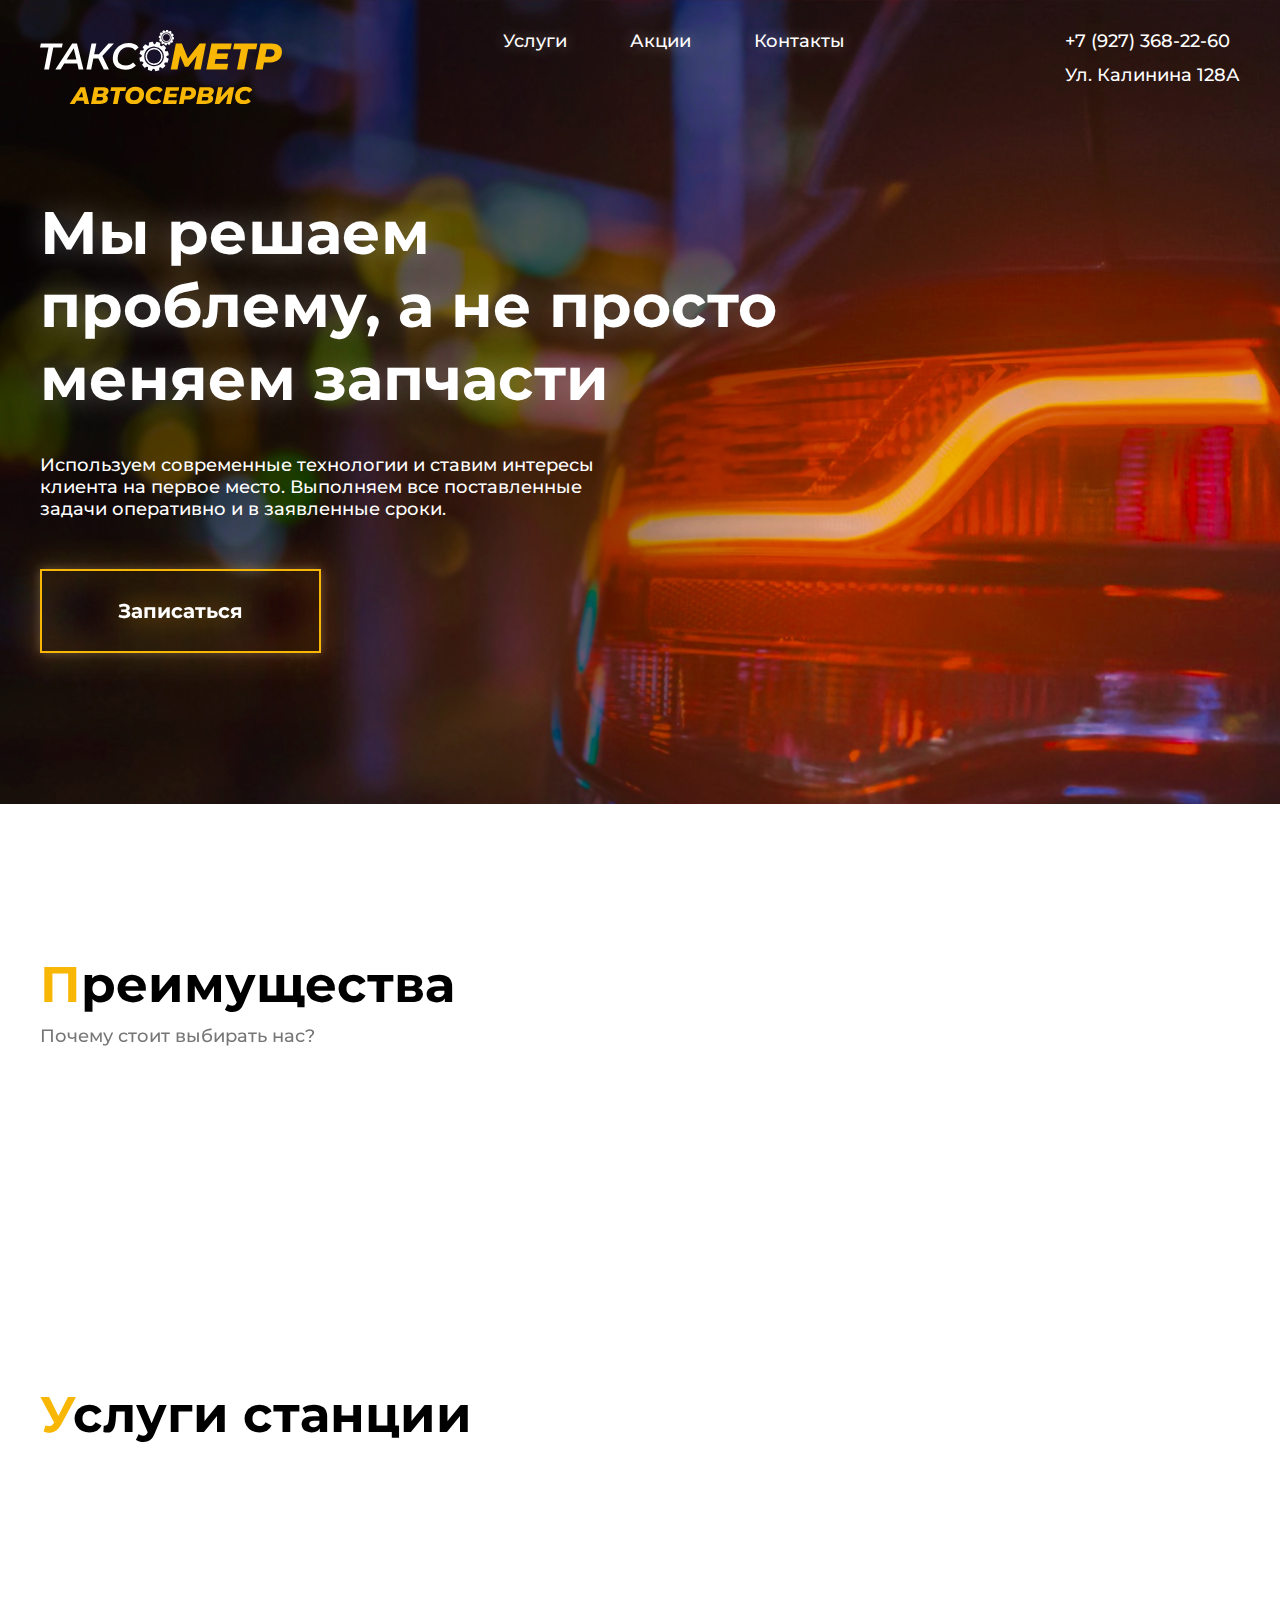
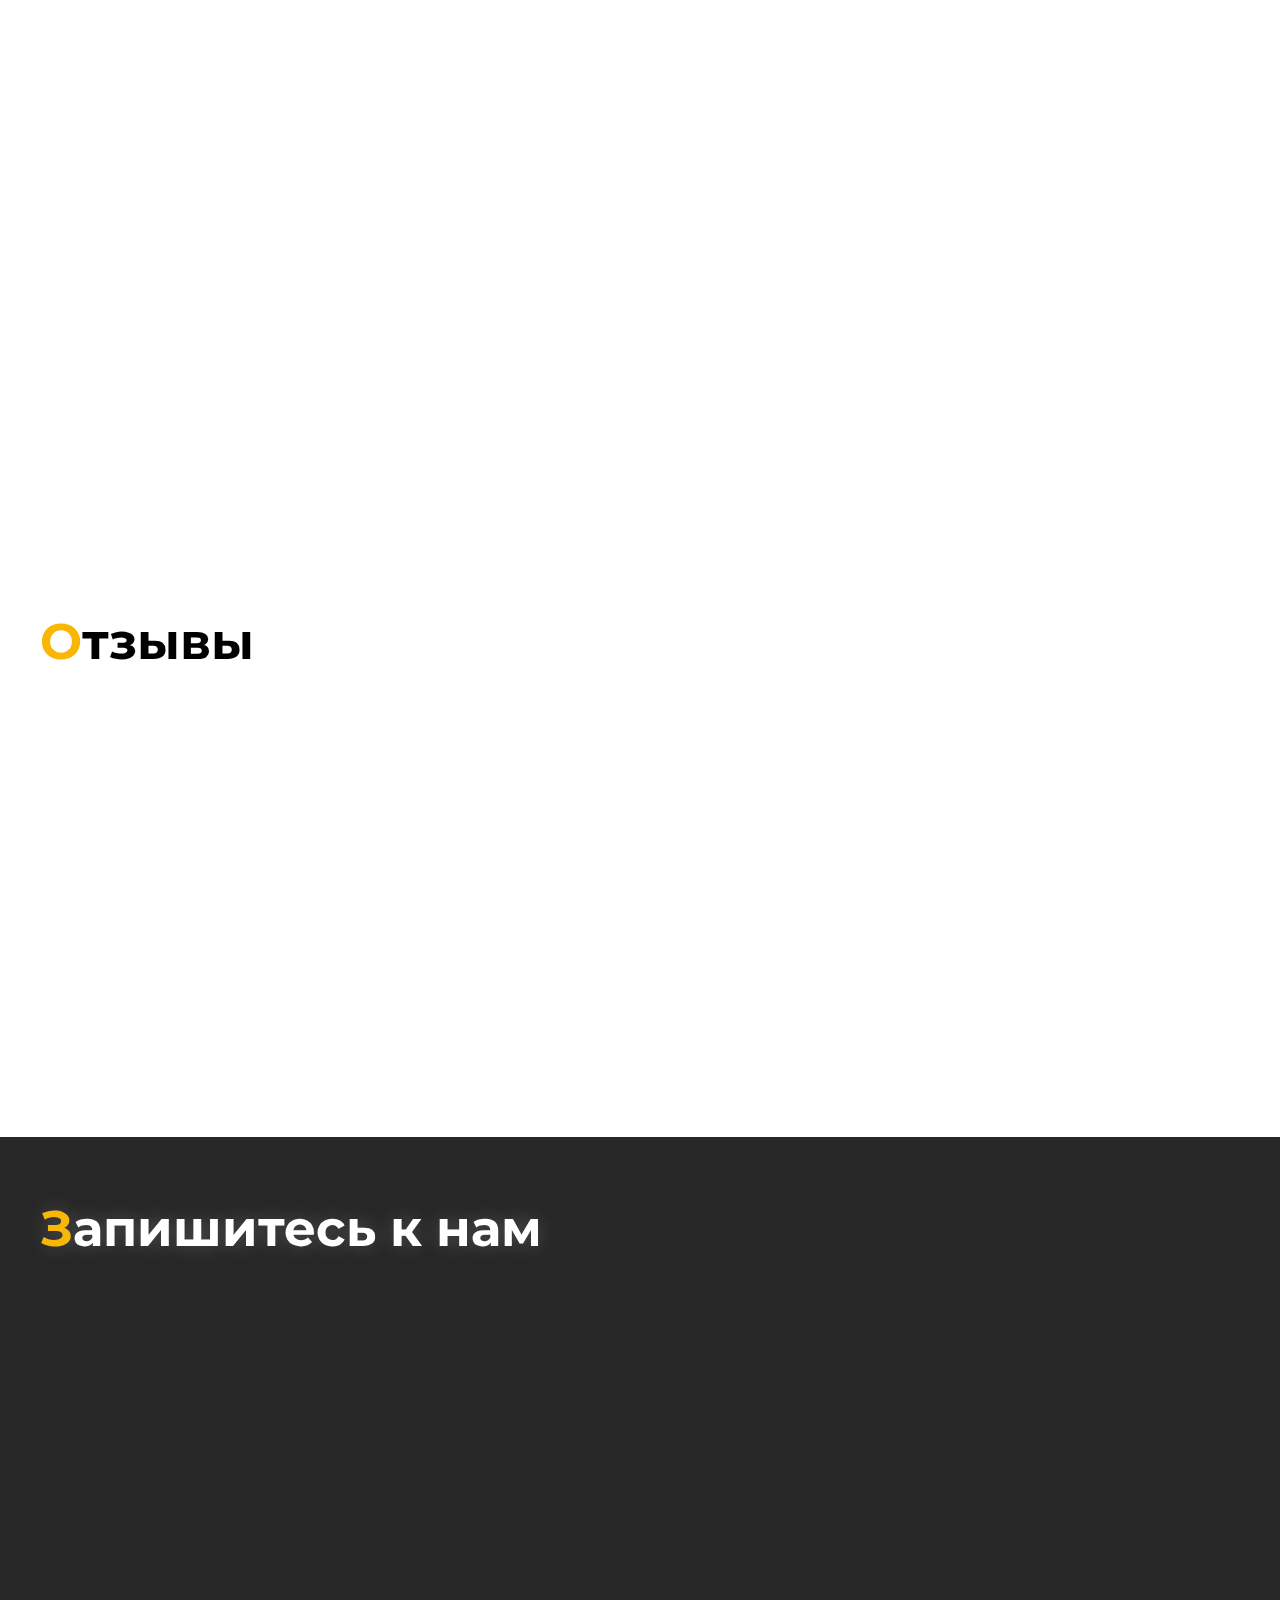
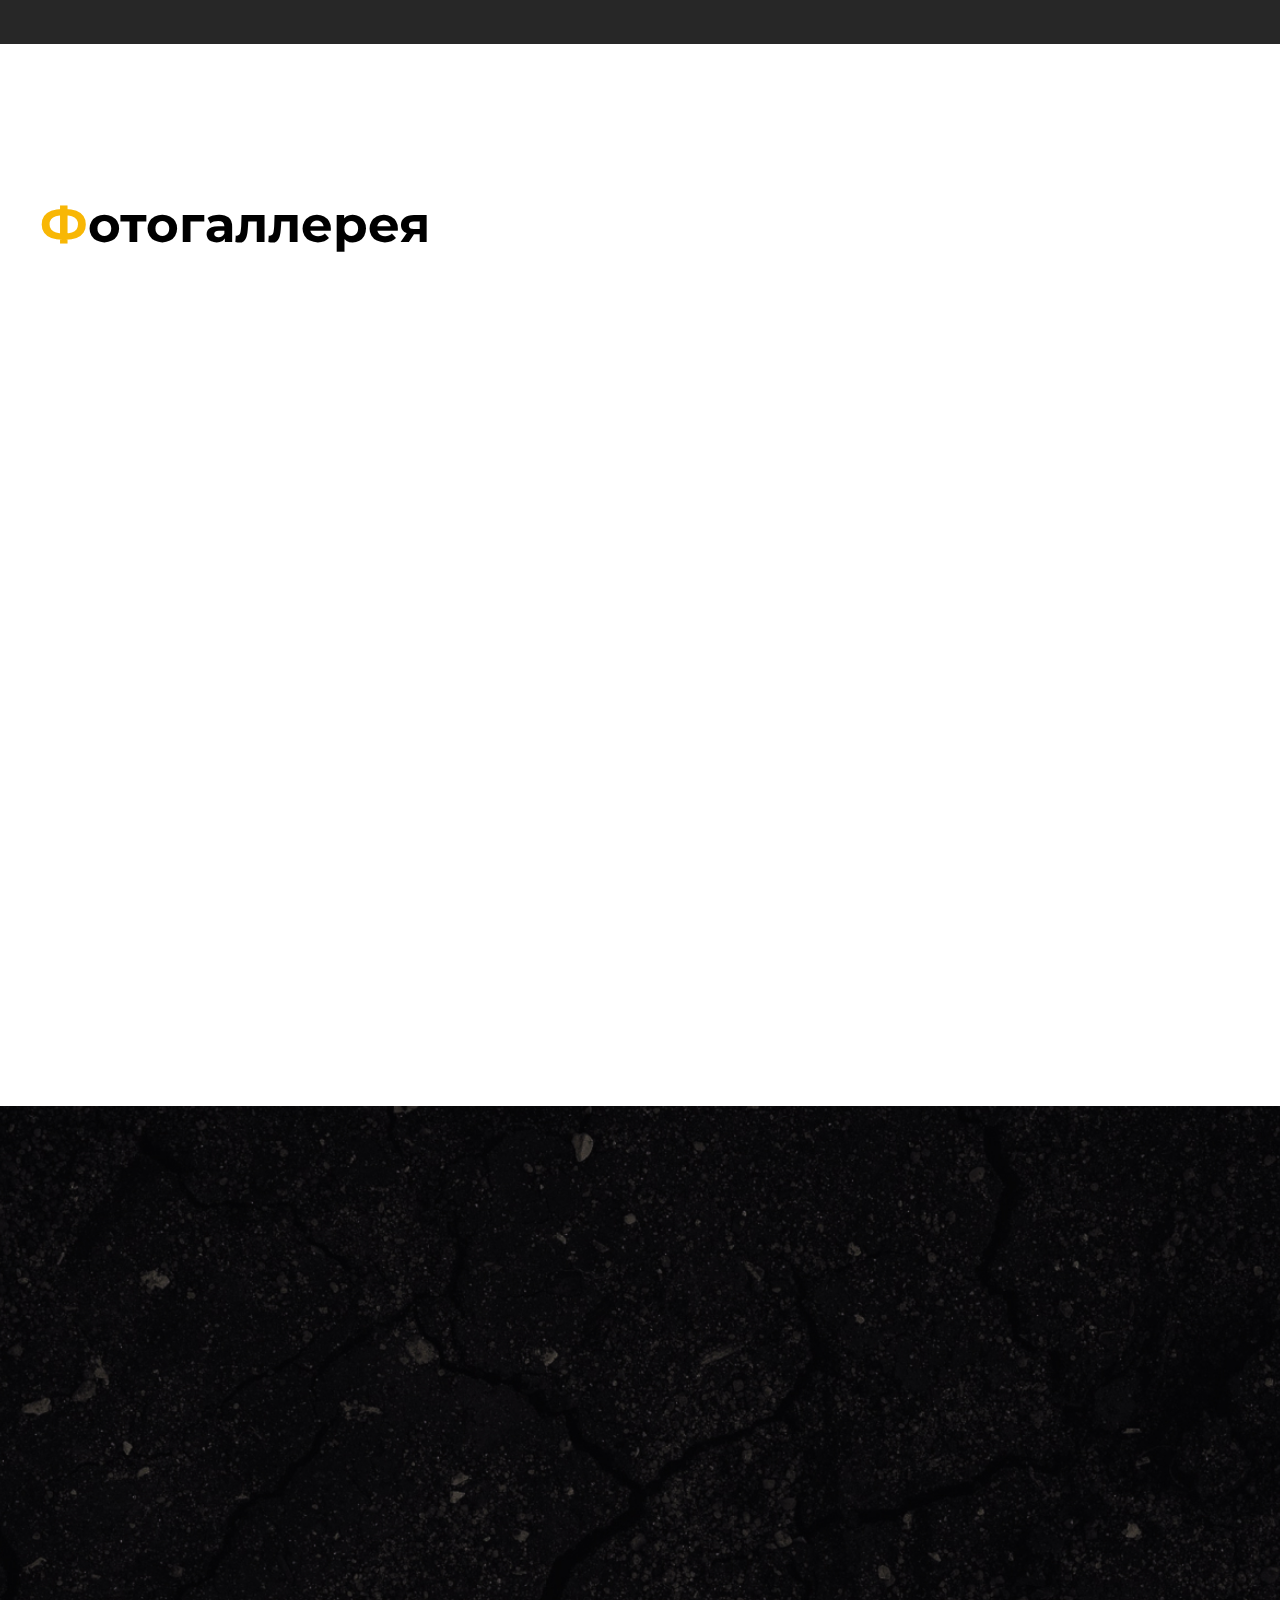
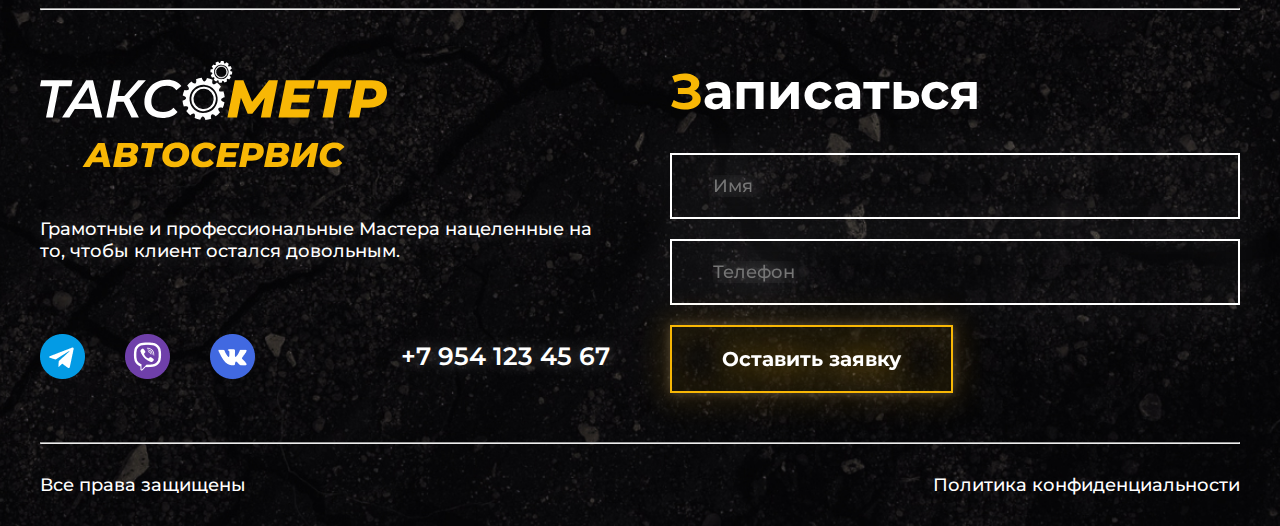
<file: index.html>
<!doctype html>
<html lang="ru">
<head>
    <meta charset="UTF-8">
    <meta name="viewport"
          content="width=device-width, user-scalable=no, initial-scale=1.0, maximum-scale=1.0, minimum-scale=1.0">
    <meta http-equiv="X-UA-Compatible" content="ie=edge">
    <title>Главная - Таксометр Автосервис</title>

    <!--Стили-->
    <link rel="stylesheet" href="https://cdnjs.cloudflare.com/ajax/libs/animate.css/4.1.1/animate.min.css">
    <link rel="stylesheet" href="css/slick.css">
    <link rel="stylesheet" href="css/main.css">

    <!--Скрипты-->
    <script src="js/jquery-3.6.0.min.js" defer></script>
    <script src="js/jquery.aniview.js" defer></script>
    <script src="js/slick.min.js" defer></script>
    <script src="js/imask.js" defer></script>
    <script src="js/script.js" defer></script>
</head>
<body>
    <header class="section header">
        <div class="header__container">
            <a href="index.html" class="header__logo">
                <svg viewBox="0 0 182 54" fill="none" xmlns="http://www.w3.org/2000/svg">
                    <g clip-path="url(#clip0_221_1771)">
                        <path d="M153.022 54.0004C151.747 54.0004 150.631 53.7764 149.673 53.3283C148.714 52.8802 147.972 52.2488 147.456 51.4392C146.94 50.6245 146.682 49.6926 146.682 48.6335C146.682 47.2383 147.013 45.9857 147.682 44.8706C148.351 43.7554 149.283 42.8847 150.484 42.2584C151.684 41.6321 153.053 41.3164 154.591 41.3164C155.755 41.3164 156.787 41.515 157.687 41.9173C158.588 42.3195 159.262 42.8847 159.704 43.618L157.129 45.6038C156.518 44.6516 155.592 44.1781 154.354 44.1781C153.548 44.1781 152.843 44.3614 152.227 44.728C151.616 45.0946 151.137 45.5987 150.794 46.2454C150.452 46.8921 150.284 47.6151 150.284 48.4146C150.284 49.2395 150.557 49.9014 151.11 50.4004C151.663 50.8994 152.411 51.1489 153.364 51.1489C154.565 51.1489 155.592 50.6805 156.445 49.7385L158.551 51.7396C157.866 52.539 157.066 53.1195 156.155 53.4709C155.244 53.8222 154.196 54.0004 153.022 54.0004ZM133.98 41.5608H137.493L135.96 48.7201L142.643 41.5608H146.05L143.527 53.756H140.015L141.547 46.612L134.865 53.756H131.458L133.98 41.5608ZM124.649 51.2661C125.286 51.2661 125.787 51.1438 126.145 50.8994C126.503 50.655 126.687 50.2935 126.687 49.8199C126.687 49.4737 126.555 49.214 126.292 49.046C126.029 48.8779 125.665 48.7914 125.213 48.7914H122.058L121.553 51.2661H124.649ZM123.048 44.0559L122.564 46.4083H125.123C125.76 46.4083 126.245 46.2912 126.571 46.0519C126.903 45.8126 127.066 45.4663 127.066 45.0132C127.066 44.3767 126.566 44.0559 125.571 44.0559H123.048ZM128.541 47.4675C129.083 47.7017 129.499 48.0225 129.794 48.4349C130.089 48.8474 130.236 49.3311 130.236 49.8912C130.236 51.1591 129.704 52.1164 128.635 52.7733C127.566 53.4301 126.171 53.756 124.454 53.756H117.519L120.042 41.5608H126.419C127.835 41.5608 128.92 41.8052 129.668 42.2992C130.421 42.7931 130.794 43.4958 130.794 44.4174C130.794 45.1252 130.594 45.7362 130.199 46.2556C129.804 46.775 129.246 47.1772 128.541 47.4675ZM111.321 47.8494C112.116 47.8494 112.722 47.6711 113.148 47.3096C113.575 46.9481 113.786 46.4389 113.786 45.7769C113.786 45.2779 113.612 44.9011 113.275 44.6516C112.933 44.4021 112.443 44.2748 111.806 44.2748H109.931L109.194 47.8443H111.321V47.8494ZM112.274 41.5608C113.907 41.5608 115.171 41.902 116.055 42.5894C116.945 43.2768 117.387 44.2392 117.387 45.4816C117.387 46.5051 117.135 47.3962 116.624 48.1651C116.113 48.9339 115.386 49.5246 114.444 49.9422C113.501 50.3597 112.406 50.5685 111.158 50.5685H108.636L107.988 53.756H104.423L106.945 41.5608H112.274ZM97.8247 44.229L97.4087 46.2861H103.012L102.49 48.8627H96.8716L96.4187 51.0929H103.027L102.453 53.756H92.3481L94.8705 41.5608H104.744L104.186 44.2239H97.8247V44.229ZM85.7026 54.0004C84.4282 54.0004 83.3119 53.7764 82.3535 53.3283C81.3951 52.8802 80.6526 52.2488 80.1365 51.4392C79.6205 50.6245 79.3624 49.6926 79.3624 48.6335C79.3624 47.2383 79.6942 45.9857 80.363 44.8706C81.0317 43.7554 81.9638 42.8847 83.1644 42.2584C84.365 41.6321 85.7342 41.3164 87.2718 41.3164C88.4356 41.3164 89.4677 41.515 90.3682 41.9173C91.2686 42.3195 91.9427 42.8847 92.385 43.618L89.81 45.6038C89.1991 44.6516 88.2723 44.1781 87.0349 44.1781C86.2292 44.1781 85.5235 44.3614 84.9074 44.728C84.2966 45.0946 83.8174 45.5987 83.4751 46.2454C83.1328 46.8921 82.9643 47.6151 82.9643 48.4146C82.9643 49.2395 83.2381 49.9014 83.7911 50.4004C84.344 50.8994 85.0917 51.1489 86.0449 51.1489C87.2455 51.1489 88.2723 50.6805 89.1254 49.7385L91.2318 51.7396C90.5472 52.539 89.7468 53.1195 88.8358 53.4709C87.9248 53.8222 86.8821 54.0004 85.7026 54.0004ZM70.7158 51.1438C71.511 51.1438 72.2061 50.9504 72.8064 50.5685C73.4067 50.1866 73.8701 49.6723 74.1913 49.0256C74.5178 48.3789 74.6758 47.6711 74.6758 46.8921C74.6758 46.0672 74.4125 45.4103 73.8912 44.9164C73.3699 44.4225 72.6379 44.1781 71.7006 44.1781C70.9107 44.1781 70.2103 44.3716 69.61 44.7535C69.0097 45.1354 68.5463 45.6496 68.2251 46.2963C67.8986 46.943 67.7406 47.6508 67.7406 48.4298C67.7406 49.2547 68.0039 49.9116 68.5252 50.4055C69.0518 50.8943 69.7785 51.1438 70.7158 51.1438ZM70.4104 54.0004C69.1361 54.0004 68.0302 53.7764 67.0876 53.3232C66.145 52.87 65.4183 52.2386 64.9076 51.4239C64.3968 50.6092 64.144 49.6825 64.144 48.6386C64.144 47.2434 64.4757 45.9908 65.1445 44.8757C65.8133 43.7605 66.7401 42.8898 67.9354 42.2635C69.1308 41.6372 70.4894 41.3215 72.0165 41.3215C73.2909 41.3215 74.3967 41.5455 75.3393 41.9987C76.2819 42.4519 77.0086 43.0833 77.5194 43.898C78.0302 44.7127 78.2829 45.6395 78.2829 46.6833C78.2829 48.0785 77.9512 49.3311 77.2824 50.4463C76.6136 51.5614 75.6869 52.4321 74.4915 53.0584C73.2961 53.6847 71.9375 54.0004 70.4104 54.0004ZM64.1967 44.2952H60.2683L58.3568 53.756H54.8444L56.7559 44.2952H52.954L53.5121 41.5608H64.7548L64.1967 44.2952ZM45.4448 51.2661C46.082 51.2661 46.5822 51.1438 46.9403 50.8994C47.2984 50.655 47.4827 50.2935 47.4827 49.8199C47.4827 49.4737 47.351 49.214 47.0877 49.046C46.8245 48.8779 46.4611 48.7914 46.0082 48.7914H42.854L42.3484 51.2661H45.4448ZM43.8387 44.0559L43.3542 46.4083H45.9135C46.5506 46.4083 47.0351 46.2912 47.3616 46.0519C47.6933 45.8126 47.8566 45.4663 47.8566 45.0132C47.8566 44.3767 47.3563 44.0559 46.3611 44.0559H43.8387ZM49.3363 47.4675C49.8787 47.7017 50.2947 48.0225 50.5896 48.4349C50.8845 48.8474 51.0319 49.3311 51.0319 49.8912C51.0319 51.1591 50.5001 52.1164 49.4311 52.7733C48.3621 53.4301 46.9666 53.756 45.25 53.756H38.3095L40.8319 41.5608H47.2089C48.6254 41.5608 49.7102 41.8052 50.4579 42.2992C51.2109 42.7931 51.5848 43.4958 51.5848 44.4174C51.5848 45.1252 51.3847 45.7362 50.9898 46.2556C50.5948 46.775 50.0419 47.1772 49.3363 47.4675ZM32.3485 48.8423L31.5007 44.8859L29.0889 48.8423H32.3485ZM32.8856 51.3883H27.5197L26.061 53.756H22.2959L30.3843 41.5608H33.8967L36.9404 53.756H33.3911L32.8856 51.3883Z" fill="#F8B705"/>
                        <path d="M172.622 19.5279C173.849 19.5279 174.786 19.2479 175.444 18.6928C176.102 18.1378 176.434 17.3486 176.434 16.3251C176.434 15.5562 176.171 14.9757 175.639 14.5887C175.112 14.2017 174.354 14.0083 173.369 14.0083H170.473L169.33 19.5228H172.622V19.5279ZM174.096 9.8125C176.618 9.8125 178.567 10.3421 179.941 11.4012C181.316 12.4603 182 13.9472 182 15.8668C182 17.4453 181.605 18.8252 180.815 20.0117C180.025 21.193 178.904 22.1095 177.45 22.7562C175.992 23.4029 174.301 23.7237 172.374 23.7237H168.477L167.477 28.6476H161.969L165.865 9.8125H174.096ZM162.606 14.0388H156.54L153.591 28.6476H148.167L151.116 14.0388H145.244L146.108 9.8125H163.469L162.606 14.0388ZM133.554 13.9319L132.911 17.1092H141.563L140.758 21.0911H132.074L131.379 24.5333H141.59L140.7 28.6527H125.086L128.983 9.81759H144.233L143.37 13.937H133.554V13.9319ZM124.791 9.8125L120.921 28.6476H115.855L117.856 18.6928L111.374 26.7941H108.925L105.392 18.6928L103.359 28.6476H98.2935L102.19 9.8125H106.672L111.237 20.7092L120.084 9.8125H124.791Z" fill="#F8B705"/>
                        <path d="M16.4454 12.776H9.96308L6.73509 28.6476H3.14374L6.37174 12.776H0L0.610844 9.8125H17.0878L16.4454 12.776Z" fill="black"/>
                        <path d="M46.9033 18.9882L51.8532 28.6476H47.988L43.9228 20.6838H40.1102L38.4673 28.6476H34.8496L38.7464 9.8125H42.364L40.7211 17.6999H44.2598L51.4951 9.8125H55.5551L46.9033 18.9882Z" fill="black"/>
                        <path d="M64.2123 28.9166C62.264 28.9166 60.5789 28.5805 59.1623 27.9084C57.7458 27.2363 56.6558 26.2892 55.8922 25.0722C55.1339 23.8501 54.7495 22.4549 54.7495 20.8764C54.7495 18.7582 55.2498 16.8385 56.2503 15.1175C57.2508 13.3964 58.6621 12.0368 60.4788 11.0388C62.2955 10.0408 64.3861 9.54688 66.74 9.54688C68.4303 9.54688 69.9153 9.81675 71.2054 10.3565C72.4956 10.8962 73.475 11.6753 74.1385 12.6988L71.5214 14.8221C70.4261 13.3506 68.7463 12.6173 66.4872 12.6173C64.8758 12.6173 63.454 12.9737 62.2324 13.6917C61.0054 14.4097 60.0628 15.3822 59.394 16.6094C58.7253 17.8365 58.3935 19.1859 58.3935 20.6575C58.3935 22.2564 58.9201 23.5192 59.9785 24.451C61.037 25.3828 62.5378 25.8513 64.4862 25.8513C66.7294 25.8513 68.5778 25.1231 70.0259 23.6719L72.1428 25.8767C71.216 26.9002 70.0733 27.664 68.7199 28.163C67.3666 28.6671 65.8606 28.9166 64.2123 28.9166Z" fill="black"/>
                        <path d="M27.3566 21.5443L25.3819 13.2597L20.0106 21.5443H27.3566ZM28.0253 24.2889H18.2308L15.4188 28.6476H11.5483L24.2076 9.8125H27.7989L32.6488 28.6476H29.0575L28.0253 24.2889Z" fill="black"/>
                        <path class="header__big-gear" d="M94.9968 19.5429C95.0494 18.9625 96.05 18.4838 96.8662 18.326C96.7766 17.3076 96.5397 16.3248 96.1763 15.3981C95.3654 15.5967 94.1964 15.6222 93.9278 15.057C93.675 14.5274 94.2911 13.6312 94.9178 13.0966C94.3227 12.2717 93.6118 11.5333 92.8062 10.8968C92.2059 11.462 91.2053 12.0476 90.684 11.6912C90.189 11.3551 90.2627 10.2807 90.5313 9.51183C89.6098 9.09429 88.6145 8.79387 87.5613 8.63093C87.3349 9.40999 86.7714 10.3978 86.129 10.3418C85.5287 10.2909 85.0337 9.32343 84.8705 8.53418C83.8173 8.62074 82.801 8.84988 81.8426 9.20122C82.0479 9.98538 82.0743 11.1158 81.4898 11.3755C80.9421 11.6199 80.0153 11.0241 79.4624 10.4182C78.6093 10.9936 77.8458 11.6759 77.1875 12.4601C77.772 13.0405 78.3776 14.008 78.0037 14.5172C77.6562 14.9958 76.5451 14.9246 75.7552 14.67C75.3234 15.5611 75.0127 16.5234 74.8442 17.5418C75.6499 17.7608 76.6715 18.3056 76.6135 18.9217C76.5609 19.5022 75.5604 19.9809 74.7441 20.1387C74.8337 21.1571 75.0706 22.1398 75.434 23.0666C76.2449 22.868 77.414 22.8425 77.6825 23.4077C77.9353 23.9373 77.3192 24.8335 76.6925 25.3681C77.2876 26.193 77.9985 26.9313 78.8041 27.5678C79.4045 27.0026 80.405 26.4171 80.9263 26.7786C81.4213 27.1147 81.3476 28.1891 81.079 28.9579C82.0005 29.3755 82.9958 29.6759 84.049 29.8388C84.2754 29.0598 84.8389 28.0719 85.4813 28.128C86.0816 28.1789 86.5766 29.1463 86.7399 29.9356C87.793 29.849 88.8093 29.6199 89.7677 29.2686C89.5624 28.4844 89.536 27.354 90.1206 27.0943C90.6682 26.8499 91.595 27.4456 92.1479 28.0516C93.001 27.4762 93.7646 26.7888 94.4228 26.0097C93.8383 25.4292 93.2327 24.4618 93.6013 23.9526C93.9489 23.4739 95.06 23.5452 95.8551 23.7998C96.2869 22.9087 96.5976 21.9463 96.7661 20.928C95.9604 20.7039 94.9388 20.1591 94.9968 19.5429ZM85.1285 26.3509C81.0632 25.9893 78.0669 22.5115 78.4408 18.5806C78.8147 14.6496 82.4113 11.7523 86.4766 12.1138C90.5418 12.4753 93.5381 15.9531 93.1642 19.8841C92.7956 23.8151 89.1938 26.7124 85.1285 26.3509Z" fill="black"/>
                        <path d="M86.3188 13.7943C89.4204 14.0692 91.7111 16.7323 91.4267 19.7315C91.1423 22.7306 88.3883 24.9456 85.2867 24.6706C82.1851 24.3957 79.8944 21.7326 80.1787 18.7334C80.4631 15.7394 83.2172 13.5193 86.3188 13.7943ZM86.3556 13.3665C83.0065 13.0712 80.0418 15.4542 79.7311 18.6978C79.4257 21.9363 81.8902 24.803 85.2445 25.1035C88.5937 25.3988 91.5584 23.0158 91.869 19.7722C92.1745 16.5286 89.71 13.6619 86.3556 13.3665Z" fill="#FEFEFE"/>
                        <path d="M86.3188 13.7943C89.4204 14.0692 91.7111 16.7323 91.4267 19.7315C91.1423 22.7306 88.3883 24.9456 85.2867 24.6706C82.1851 24.3957 79.8944 21.7326 80.1787 18.7334C80.4631 15.7394 83.2172 13.5193 86.3188 13.7943ZM86.3556 13.3665C83.0065 13.0712 80.0418 15.4542 79.7311 18.6978C79.4257 21.9363 81.8902 24.803 85.2445 25.1035C88.5937 25.3988 91.5584 23.0158 91.869 19.7722C92.1745 16.5286 89.71 13.6619 86.3556 13.3665Z" stroke="black" stroke-miterlimit="10"/>
                        <path class="header__small-gear" d="M99.7676 4.77112C99.736 4.4707 100.189 4.13463 100.584 3.97169C100.431 3.46759 100.21 2.99404 99.9255 2.56122C99.5359 2.74453 98.9513 2.87183 98.7512 2.61214C98.5669 2.36773 98.7828 1.85854 99.0409 1.52756C98.6565 1.17112 98.2141 0.865608 97.7402 0.626287C97.498 0.972539 97.0556 1.36462 96.7502 1.23732C96.4658 1.11511 96.3869 0.565184 96.4395 0.152737C95.9287 0.0356222 95.3969 -0.0203891 94.8492 0.00507062C94.8176 0.422609 94.6386 0.977631 94.3068 1.01327C93.9961 1.04383 93.6486 0.605919 93.4801 0.224024C92.9588 0.37169 92.469 0.585552 92.0214 0.860516C92.211 1.23732 92.3426 1.80252 92.0741 1.99602C91.8213 2.17424 91.2947 1.96547 90.9524 1.71596C90.5838 2.08767 90.2679 2.5103 90.0204 2.97367C90.3785 3.2079 90.7839 3.63562 90.6523 3.93095C90.5259 4.20592 89.9572 4.2823 89.5307 4.23138C89.4043 4.7253 89.3516 5.23958 89.3727 5.76914C89.8045 5.7997 90.3785 5.97282 90.4153 6.28852C90.4469 6.58895 89.994 6.92501 89.5991 7.08795C89.7518 7.59206 89.973 8.06561 90.2573 8.49842C90.647 8.31511 91.2315 8.18781 91.4264 8.4475C91.6107 8.69192 91.3948 9.20111 91.1368 9.53209C91.5212 9.88852 91.9635 10.194 92.4374 10.4334C92.6797 10.0871 93.122 9.69503 93.4274 9.82233C93.7118 9.94453 93.7908 10.4945 93.7381 10.9069C94.2489 11.0291 94.7808 11.08 95.3284 11.0597C95.36 10.6421 95.539 10.0871 95.8708 10.0515C96.1815 10.0209 96.529 10.4588 96.6975 10.8407C97.2189 10.693 97.7086 10.4792 98.1562 10.2042C97.9666 9.82742 97.835 9.26221 98.1035 9.06872C98.3563 8.8905 98.8829 9.09927 99.2252 9.34878C99.5938 8.97707 99.9097 8.54934 100.157 8.09107C99.7992 7.85684 99.3937 7.42912 99.5253 7.13378C99.6517 6.85882 100.22 6.78244 100.647 6.83336C100.773 6.33944 100.826 5.82515 100.805 5.29559C100.378 5.26504 99.8044 5.09192 99.7676 4.77112ZM95.5127 9.18583C93.4222 9.40479 91.5422 7.94849 91.3105 5.92699C91.0841 3.90549 92.5901 2.08767 94.6807 1.86363C96.7713 1.64467 98.6512 3.10097 98.8829 5.12247C99.1093 7.14906 97.6033 8.96688 95.5127 9.18583Z" fill="black"/>
                        <path d="M94.781 2.73952C96.3766 2.57149 97.8142 3.68662 97.9879 5.22948C98.1617 6.77234 97.0085 8.16244 95.4129 8.33047C93.8174 8.49851 92.3798 7.38337 92.206 5.84051C92.0322 4.29766 93.1854 2.90756 94.781 2.73952ZM94.7547 2.51548C93.0327 2.69879 91.79 4.19582 91.9796 5.86088C92.1691 7.52594 93.7173 8.72764 95.4392 8.54433C97.1612 8.36102 98.4039 6.86399 98.2144 5.19893C98.0301 3.53896 96.4819 2.33217 94.7547 2.51548Z" fill="#FEFEFE"/>
                        <path d="M94.781 2.73952C96.3766 2.57149 97.8142 3.68662 97.9879 5.22948C98.1617 6.77234 97.0085 8.16244 95.4129 8.33047C93.8174 8.49851 92.3798 7.38337 92.206 5.84051C92.0322 4.29766 93.1854 2.90756 94.781 2.73952ZM94.7547 2.51548C93.0327 2.69879 91.79 4.19582 91.9796 5.86088C92.1691 7.52594 93.7173 8.72764 95.4392 8.54433C97.1612 8.36102 98.4039 6.86399 98.2144 5.19893C98.0301 3.53896 96.4819 2.33217 94.7547 2.51548Z" stroke="black" stroke-width="0.5" stroke-miterlimit="10"/>
                    </g>
                    <defs>
                        <clipPath id="clip0_221_1771">
                            <rect width="182" height="54" fill="white"/>
                        </clipPath>
                    </defs>
                </svg>
            </a>
            <nav class="header__nav">
                <a href="services.html" class="header__link">Услуги</a>
                <a href="promotions.html" class="header__link">Акции</a>
                <a href="contacts.html" class="header__link">Контакты</a>
            </nav>
            <div class="header__contacts">
                <a href="+7 (927) 368-22-60" class="header__phone">+7 (927) 368-22-60</a>
                <span class="header__address">Ул. Калинина 128А</span>
            </div>
            <button class="header__burger">
                <div></div>
                <div></div>
                <div></div>
            </button>
        </div>
    </header>
    <main class="main main-page">
        <section class="section first-block">
            <div class="container first-block__container">
                <div class="first-block__header">
                    <a href="index.html" class="header__logo">
                        <svg viewBox="0 0 603 185" fill="none" xmlns="http://www.w3.org/2000/svg">
                            <g clip-path="url(#clip0_157_2)">
                                <path d="M506.99 185C502.767 185 499.069 184.232 495.893 182.697C492.718 181.162 490.258 178.999 488.548 176.225C486.838 173.434 485.984 170.242 485.984 166.613C485.984 161.833 487.083 157.542 489.298 153.722C491.514 149.901 494.602 146.918 498.58 144.773C502.558 142.627 507.094 141.545 512.189 141.545C516.045 141.545 519.464 142.226 522.448 143.604C525.431 144.982 527.664 146.918 529.13 149.43L520.598 156.234C518.574 152.972 515.504 151.349 511.404 151.349C508.734 151.349 506.396 151.977 504.355 153.233C502.331 154.489 500.744 156.216 499.61 158.432C498.475 160.647 497.917 163.124 497.917 165.863C497.917 168.689 498.824 170.957 500.656 172.667C502.488 174.376 504.966 175.231 508.124 175.231C512.102 175.231 515.504 173.626 518.33 170.399L525.309 177.255C523.041 179.993 520.389 181.982 517.371 183.186C514.352 184.389 510.88 185 506.99 185ZM443.902 142.383H455.539L450.462 166.91L472.602 142.383H483.89L475.533 184.163H463.896L468.973 159.688L446.833 184.163H435.545L443.902 142.383ZM412.986 175.632C415.097 175.632 416.754 175.213 417.941 174.376C419.127 173.539 419.738 172.3 419.738 170.678C419.738 169.492 419.301 168.602 418.429 168.026C417.557 167.451 416.353 167.154 414.852 167.154H404.402L402.727 175.632H412.986ZM407.682 150.931L406.077 158.99H414.556C416.667 158.99 418.272 158.589 419.354 157.769C420.453 156.949 420.994 155.763 420.994 154.21C420.994 152.03 419.336 150.931 416.039 150.931H407.682ZM425.879 162.618C427.676 163.421 429.054 164.52 430.031 165.933C431.008 167.346 431.497 169.003 431.497 170.922C431.497 175.266 429.735 178.545 426.193 180.796C422.651 183.046 418.028 184.163 412.34 184.163H389.363L397.72 142.383H418.848C423.541 142.383 427.135 143.22 429.613 144.912C432.107 146.604 433.346 149.012 433.346 152.169C433.346 154.594 432.683 156.687 431.375 158.467C430.049 160.246 428.217 161.624 425.879 162.618ZM368.828 163.927C371.462 163.927 373.468 163.316 374.882 162.078C376.295 160.839 376.993 159.095 376.993 156.827C376.993 155.117 376.417 153.826 375.3 152.972C374.166 152.117 372.544 151.681 370.433 151.681H364.222L361.779 163.909H368.828V163.927ZM371.985 142.383C377.394 142.383 381.581 143.552 384.512 145.907C387.461 148.262 388.926 151.559 388.926 155.815C388.926 159.321 388.089 162.374 386.397 165.008C384.704 167.643 382.297 169.666 379.174 171.097C376.051 172.527 372.422 173.242 368.287 173.242H359.93L357.784 184.163H345.972L354.329 142.383H371.985ZM324.111 151.524L322.733 158.571H341.296L339.569 167.398H320.953L319.453 175.039H341.349L339.447 184.163H305.966L314.323 142.383H347.036L345.187 151.506H324.111V151.524ZM283.948 185C279.726 185 276.027 184.232 272.852 182.697C269.677 181.162 267.217 178.999 265.507 176.225C263.797 173.434 262.942 170.242 262.942 166.613C262.942 161.833 264.041 157.542 266.257 153.722C268.473 149.901 271.561 146.918 275.539 144.773C279.517 142.627 284.053 141.545 289.148 141.545C293.003 141.545 296.423 142.226 299.406 143.604C302.39 144.982 304.623 146.918 306.088 149.43L297.557 156.234C295.533 152.972 292.462 151.349 288.362 151.349C285.693 151.349 283.355 151.977 281.314 153.233C279.29 154.489 277.702 156.216 276.568 158.432C275.434 160.647 274.876 163.124 274.876 165.863C274.876 168.689 275.783 170.957 277.615 172.667C279.447 174.376 281.924 175.231 285.082 175.231C289.06 175.231 292.462 173.626 295.289 170.399L302.268 177.255C299.999 179.993 297.348 181.982 294.329 183.186C291.311 184.389 287.856 185 283.948 185ZM234.294 175.213C236.929 175.213 239.232 174.551 241.221 173.242C243.21 171.934 244.745 170.172 245.809 167.957C246.891 165.741 247.415 163.316 247.415 160.647C247.415 157.821 246.542 155.571 244.815 153.879C243.088 152.187 240.663 151.349 237.557 151.349C234.94 151.349 232.62 152.012 230.631 153.321C228.642 154.629 227.106 156.391 226.042 158.606C224.96 160.822 224.437 163.246 224.437 165.916C224.437 168.742 225.309 170.992 227.037 172.684C228.781 174.359 231.189 175.213 234.294 175.213ZM233.283 185C229.06 185 225.396 184.232 222.274 182.68C219.151 181.127 216.743 178.964 215.05 176.173C213.358 173.382 212.521 170.207 212.521 166.631C212.521 161.851 213.62 157.56 215.836 153.739C218.051 149.919 221.122 146.936 225.082 144.79C229.043 142.644 233.544 141.563 238.604 141.563C242.826 141.563 246.49 142.33 249.613 143.883C252.736 145.436 255.144 147.599 256.836 150.39C258.528 153.181 259.366 156.356 259.366 159.932C259.366 164.712 258.266 169.003 256.051 172.824C253.835 176.644 250.764 179.627 246.804 181.773C242.843 183.918 238.342 185 233.283 185ZM212.695 151.75H199.68L193.347 184.163H181.709L188.043 151.75H175.446L177.295 142.383H214.545L212.695 151.75ZM150.567 175.632C152.678 175.632 154.335 175.213 155.522 174.376C156.708 173.539 157.319 172.3 157.319 170.678C157.319 169.492 156.882 168.602 156.01 168.026C155.138 167.451 153.934 167.154 152.434 167.154H141.983L140.308 175.632H150.567ZM145.245 150.931L143.64 158.99H152.119C154.231 158.99 155.836 158.589 156.917 157.769C158.017 156.949 158.557 155.763 158.557 154.21C158.557 152.03 156.9 150.931 153.602 150.931H145.245ZM163.46 162.618C165.257 163.421 166.635 164.52 167.612 165.933C168.589 167.346 169.078 169.003 169.078 170.922C169.078 175.266 167.316 178.545 163.774 180.796C160.232 183.046 155.609 184.163 149.921 184.163H126.926L135.283 142.383H156.411C161.105 142.383 164.699 143.22 167.176 144.912C169.671 146.604 170.91 149.012 170.91 152.169C170.91 154.594 170.247 156.687 168.938 158.467C167.63 160.246 165.798 161.624 163.46 162.618ZM107.176 167.329L104.367 153.774L96.3766 167.329H107.176ZM108.956 176.051H91.1774L86.3447 184.163H73.8701L100.669 142.383H112.306L122.39 184.163H110.631L108.956 176.051Z" fill="#F8B705"/>
                                <path d="M571.927 66.9C575.992 66.9 579.098 65.9406 581.279 64.0391C583.46 62.1376 584.559 59.4337 584.559 55.9274C584.559 53.2932 583.686 51.3045 581.924 49.9788C580.18 48.653 577.667 47.9901 574.405 47.9901H564.809L561.023 66.8826H571.927V66.9ZM576.812 33.6157C585.169 33.6157 591.625 35.43 596.178 39.0584C600.732 42.6869 603 47.7807 603 54.3574C603 59.7652 601.692 64.4927 599.075 68.5573C596.457 72.6044 592.741 75.7444 587.926 77.9599C583.093 80.1754 577.493 81.2744 571.107 81.2744H558.196L554.882 98.1433H536.632L549.543 33.6157H576.812ZM538.743 48.0947H518.644L508.874 98.1433H490.904L500.674 48.0947H481.221L484.082 33.6157H541.604L538.743 48.0947ZM442.489 47.7284L440.36 58.6138H469.025L466.356 72.2555H437.586L435.283 84.0481H469.113L466.164 98.1433H414.434L427.345 33.6157H477.871L475.01 47.7284H442.489ZM413.457 33.6157L400.633 98.1433H383.849L390.479 64.0391L369.002 91.7935H360.889L349.182 64.0391L342.448 98.1433H325.664L338.575 33.6157H353.422L368.549 70.9472L397.859 33.6157H413.457Z" fill="#F8B705"/>
                                <path d="M54.4867 43.7685H33.0095L22.3146 98.1433H10.4158L21.1108 43.7685H0L2.02384 33.6157H56.6152L54.4867 43.7685Z" fill="#FEFEFE"/>
                                <path d="M155.4 65.0509L171.8 98.1433H158.994L145.525 70.8599H132.893L127.45 98.1433H115.464L128.375 33.6157H140.361L134.917 60.6374H146.642L170.614 33.6157H184.065L155.4 65.0509Z" fill="#FEFEFE"/>
                                <path d="M212.748 99.0677C206.292 99.0677 200.709 97.9164 196.016 95.6137C191.323 93.311 187.711 90.0663 185.181 85.8971C182.669 81.7104 181.396 76.9306 181.396 71.5227C181.396 64.2658 183.053 57.6892 186.368 51.7929C189.683 45.8966 194.359 41.2389 200.378 37.8198C206.397 34.4006 213.323 32.7085 221.122 32.7085C226.723 32.7085 231.643 33.6331 235.917 35.4822C240.192 37.3313 243.437 40.0003 245.635 43.5067L236.964 50.7811C233.335 45.7396 227.769 43.2276 220.285 43.2276C214.946 43.2276 210.235 44.4487 206.188 46.9084C202.122 49.3681 198.999 52.7 196.784 56.9042C194.568 61.1083 193.469 65.7311 193.469 70.7726C193.469 76.2502 195.213 80.5765 198.72 83.7688C202.227 86.9612 207.199 88.5661 213.655 88.5661C221.087 88.5661 227.211 86.0715 232.009 81.0998L239.023 88.6533C235.952 92.1597 232.166 94.7764 227.682 96.486C223.198 98.213 218.208 99.0677 212.748 99.0677Z" fill="#FEFEFE"/>
                                <path d="M90.6368 73.8081L84.0943 45.4257L66.2984 73.8081H90.6368ZM92.8526 83.2107H60.4014L51.0847 98.1433H38.2612L80.2036 33.6157H92.1024L108.171 98.1433H96.2722L92.8526 83.2107Z" fill="#FEFEFE"/>
                                <path class="header__big-gear" d="M314.742 66.9525C314.917 64.9638 318.232 63.3241 320.936 62.7833C320.639 59.2944 319.854 55.9275 318.651 52.7526C315.964 53.433 312.09 53.5202 311.201 51.5838C310.363 49.7696 312.405 46.6993 314.481 44.8677C312.509 42.0416 310.154 39.5122 307.485 37.3316C305.496 39.2679 302.181 41.2741 300.453 40.053C298.813 38.9016 299.058 35.2208 299.947 32.5867C296.894 31.1562 293.597 30.127 290.107 29.5688C289.357 32.2378 287.49 35.622 285.362 35.4301C283.373 35.2557 281.733 31.9412 281.192 29.2373C277.703 29.5339 274.335 30.3189 271.16 31.5225C271.84 34.209 271.928 38.0817 269.991 38.9714C268.177 39.8087 265.106 37.7677 263.274 35.6918C260.448 37.663 257.918 40.0006 255.737 42.6871C257.674 44.6758 259.68 47.9902 258.441 49.7347C257.29 51.3745 253.608 51.1303 250.991 50.258C249.561 53.3109 248.531 56.6079 247.973 60.0968C250.642 60.8469 254.027 62.7135 253.835 64.8243C253.661 66.813 250.346 68.4528 247.642 68.9935C247.938 72.4825 248.723 75.8493 249.927 79.0242C252.614 78.3439 256.487 78.2566 257.377 80.193C258.214 82.0072 256.173 85.0775 254.097 86.9091C256.068 89.7352 258.424 92.2646 261.093 94.4452C263.082 92.5089 266.397 90.5027 268.124 91.7413C269.764 92.8927 269.52 96.5735 268.63 99.2076C271.683 100.638 274.981 101.667 278.47 102.226C279.221 99.5565 281.087 96.1722 283.216 96.3641C285.205 96.5386 286.845 99.853 287.386 102.557C290.875 102.26 294.242 101.475 297.418 100.272C296.737 97.5853 296.65 93.7125 298.587 92.8229C300.401 91.9855 303.472 94.0266 305.304 96.1025C308.13 94.1312 310.66 91.7762 312.841 89.1072C310.904 87.1185 308.898 83.804 310.119 82.0596C311.27 80.4198 314.952 80.664 317.586 81.5362C319.017 78.4834 320.046 75.1864 320.605 71.6975C317.935 70.9299 314.55 69.0633 314.742 66.9525ZM282.047 90.276C268.578 89.0374 258.651 77.1227 259.889 63.6555C261.128 50.1883 273.044 40.2623 286.513 41.5009C299.982 42.7394 309.91 54.6541 308.671 68.1213C307.45 81.5885 295.516 91.5145 282.047 90.276Z" fill="#FEFEFE"/>
                                <path d="M285.99 47.2576C296.266 48.1996 303.856 57.3231 302.913 67.598C301.971 77.8729 292.847 85.4613 282.57 84.5193C272.294 83.5773 264.705 74.4538 265.647 64.1789C266.589 53.9215 275.714 46.3331 285.99 47.2576ZM286.112 45.7923C275.016 44.7805 265.193 52.9446 264.164 64.0568C263.152 75.1515 271.317 84.9728 282.431 86.0021C293.527 87.0139 303.35 78.8498 304.379 67.7376C305.391 56.6428 297.226 46.8041 286.112 45.7923Z" fill="#FEFEFE"/>
                                <path d="M285.99 47.2576C296.266 48.1996 303.856 57.3231 302.913 67.598C301.971 77.8729 292.847 85.4613 282.57 84.5193C272.294 83.5773 264.705 74.4538 265.647 64.1789C266.589 53.9215 275.714 46.3331 285.99 47.2576ZM286.112 45.7923C275.016 44.7805 265.193 52.9446 264.164 64.0568C263.152 75.1515 271.317 84.9728 282.431 86.0021C293.527 87.0139 303.35 78.8498 304.379 67.7376C305.391 56.6428 297.226 46.8041 286.112 45.7923Z" stroke="#FEFEFE" stroke-width="2.2569" stroke-miterlimit="10"/>
                                <path class="header__small-gear" d="M330.549 16.3454C330.444 15.3162 331.945 14.1649 333.253 13.6066C332.747 11.8796 332.014 10.2573 331.072 8.77449C329.781 9.4025 327.845 9.83861 327.182 8.94894C326.571 8.1116 327.286 6.36713 328.141 5.23323C326.868 4.01211 325.402 2.96544 323.832 2.14554C323.029 3.33177 321.564 4.67501 320.552 4.23889C319.61 3.82022 319.348 1.93621 319.522 0.523193C317.83 0.121967 316.068 -0.0699238 314.253 0.0172992C314.149 1.44776 313.556 3.34922 312.456 3.47133C311.427 3.576 310.276 2.07576 309.717 0.767417C307.99 1.27331 306.367 2.00598 304.884 2.94799C305.513 4.23889 305.949 6.17524 305.059 6.83814C304.222 7.4487 302.477 6.73347 301.343 5.87868C300.121 7.15214 299.075 8.60004 298.255 10.1875C299.441 10.99 300.784 12.4553 300.348 13.4671C299.93 14.4091 298.045 14.6708 296.632 14.4963C296.213 16.1884 296.039 17.9503 296.109 19.7646C297.539 19.8693 299.441 20.4624 299.563 21.5614C299.668 22.5906 298.167 23.742 296.859 24.3002C297.365 26.0272 298.098 27.6496 299.04 29.1323C300.331 28.5043 302.267 28.0682 302.913 28.9579C303.524 29.7952 302.808 31.5397 301.953 32.6736C303.227 33.8947 304.693 34.9414 306.263 35.7613C307.065 34.5751 308.531 33.2318 309.543 33.6679C310.485 34.0866 310.747 35.9706 310.572 37.3836C312.265 37.8023 314.027 37.9768 315.841 37.907C315.946 36.4765 316.539 34.5751 317.638 34.4529C318.668 34.3483 319.819 35.8485 320.377 37.1569C322.105 36.651 323.727 35.9183 325.21 34.9763C324.582 33.6854 324.146 31.749 325.036 31.0861C325.873 30.4756 327.618 31.1908 328.752 32.0456C329.973 30.7721 331.02 29.3068 331.84 27.7368C330.654 26.9343 329.31 25.469 329.746 24.4572C330.165 23.5152 332.049 23.2535 333.463 23.428C333.881 21.7358 334.056 19.9739 333.986 18.1597C332.573 18.0376 330.671 17.4445 330.549 16.3454ZM316.452 31.4699C309.525 32.22 303.297 27.2309 302.529 20.3054C301.779 13.3799 306.769 7.15214 313.695 6.38458C320.622 5.63446 326.85 10.6236 327.618 17.5491C328.368 24.4921 323.378 30.7198 316.452 31.4699Z" fill="#FEFEFE"/>
                                <path d="M314.027 9.3852C319.313 8.80953 324.076 12.6299 324.652 17.9156C325.228 23.2013 321.407 27.9637 316.12 28.5394C310.834 29.115 306.071 25.2947 305.495 20.009C304.92 14.7232 308.758 9.96087 314.027 9.3852ZM313.957 8.61764C308.252 9.24564 304.134 14.3744 304.763 20.0787C305.391 25.7831 310.52 29.9001 316.225 29.272C321.93 28.644 326.048 23.5153 325.42 17.8109C324.792 12.124 319.662 8.00708 313.957 8.61764Z" fill="#FEFEFE"/>
                                <path d="M314.027 9.3852C319.313 8.80953 324.076 12.6299 324.652 17.9156C325.228 23.2013 321.407 27.9637 316.12 28.5394C310.834 29.115 306.071 25.2947 305.495 20.009C304.92 14.7232 308.758 9.96087 314.027 9.3852ZM313.957 8.61764C308.252 9.24564 304.134 14.3744 304.763 20.0787C305.391 25.7831 310.52 29.9001 316.225 29.272C321.93 28.644 326.048 23.5153 325.42 17.8109C324.792 12.124 319.662 8.00708 313.957 8.61764Z" stroke="#FEFEFE" stroke-width="1.1622" stroke-miterlimit="10"/>
                            </g>
                            <defs>
                                <clipPath id="clip0_157_2">
                                    <rect width="603" height="185" fill="white"/>
                                </clipPath>
                            </defs>
                        </svg>
                    </a>
                    <nav class="header__nav">
                        <a href="services.html" class="header__link">Услуги</a>
                        <a href="promotions.html" class="header__link">Акции</a>
                        <a href="contacts.html" class="header__link">Контакты</a>
                    </nav>
                    <div class="header__contacts">
                        <a href="+7 (927) 368-22-60" class="header__phone">+7 (927) 368-22-60</a>
                        <span class="header__address">Ул. Калинина 128А</span>
                    </div>
                    <button class="header__burger">
                        <div></div>
                        <div></div>
                        <div></div>
                    </button>
                </div>
                <h1 class="first-block__h1">Мы решаем проблему, а не просто меняем запчасти</h1>
                <p class="first-block__description">
                    Используем современные технологии и ставим интересы клиента на первое место.
                    <span>Выполняем все поставленные задачи оперативно и в заявленные сроки.</span>
                </p>
                <button class="btn btn--outline first-block__btn">Записаться</button>
            </div>
        </section>

        <section class="section advantages">
            <div class="container advantages__container">
                <h2 class="section__h2 advantages__h2">Преимущества</h2>
                <p class="advantages__subtitle">Почему стоит выбирать нас?</p>
                <div class="advantages__wrapper">
                    <div class="advantages__card aniview" data-av-animation="animate__fadeInUp">
                        <img src="img/advantages_1.png" alt="Полное востановление после ДТП">
                        <p>Полное востановление после ДТП</p>
                    </div>
                    <div class="advantages__card aniview" data-av-animation="animate__fadeInUp">
                        <img src="img/advantages_2.png" alt="Полное востановление после ДТП">
                        <p>Опыт работы мастеров от 10 лет</p>
                    </div>
                    <div class="advantages__card aniview" data-av-animation="animate__fadeInUp">
                        <img src="img/advantages_3.png" alt="Полное востановление после ДТП">
                        <p>Всё необходимое в наличии</p>
                    </div>
                </div>
            </div>
        </section>

        <section class="section services">
            <div class="container services__container">
                <h2 class="section__h2 services__h2">Услуги станции</h2>
                <div class="services__grid">
                    <div class="services__card aniview" data-av-animation="animate__fadeInUp">
                        <picture>
                            <source srcset="img/services_1_640.png" media="(max-width: 850px)">
                            <source srcset="img/services_1_1000.png" media="(max-width: 1240px)">
                            <img src="img/services_1.png" alt="Двигатель">
                        </picture>
                        <h4 class="services__name">Двигатель</h4>
                        <ul>
                            <li>Замена ремня ГРМ + роликов</li>
                            <li>Замена прокладки поддона</li>
                            <li>Замена помпы</li>
                        </ul>
                        <a href="service.html">Перейти</a>
                    </div>
                    <div class="services__card aniview" data-av-animation="animate__fadeInUp">
                        <picture>
                            <source srcset="img/services_2_640.png" media="(max-width: 850px)">
                            <source srcset="img/services_2_1000.png" media="(max-width: 1240px)">
                            <img src="img/services_2.png" alt="Жидкости и фильтры">
                        </picture>
                        <h4 class="services__name">Жидкости и фильтры</h4>
                        <ul>
                            <li>Корректировка уровня масла МКПП</li>
                            <li>Корректировка уровня тормозной...</li>
                            <li>Экспресс замена масла...</li>
                        </ul>
                        <a href="service.html">Перейти</a>
                    </div>
                    <div class="services__card aniview" data-av-animation="animate__fadeInUp">
                        <picture>
                            <source srcset="img/services_3_640.png" media="(max-width: 850px)">
                            <source srcset="img/services_3_1000.png" media="(max-width: 1240px)">
                            <img src="img/services_3.png" alt="Ходовая часть">
                        </picture>
                        <h4 class="services__name">Ходовая часть</h4>
                        <ul>
                            <li>Замена амортизаторов \ стоек</li>
                            <li>Замена шаровой опоры</li>
                            <li>Замена верхнего рычага</li>
                        </ul>
                        <a href="service.html">Перейти</a>
                    </div>
                    <div class="services__card aniview" data-av-animation="animate__fadeInUp">
                        <picture>
                            <source srcset="img/services_4_640.png" media="(max-width: 850px)">
                            <source srcset="img/services_4_1000.png" media="(max-width: 1240px)">
                            <img src="img/services_4.png" alt="Трансмиссия">
                        </picture>
                        <h4 class="services__name">Трансмиссия</h4>
                        <ul>
                            <li>Замена сцепления</li>
                            <li>Замена главного цилиндра...</li>
                            <li>Замена привода в сборе</li>
                        </ul>
                        <a href="service.html">Перейти</a>
                    </div>
                </div>
            </div>
        </section>

        <section class="section reviews">
            <div class="container reviews__container">
                <h2 class="section__h2 reviews__h2">Отзывы</h2>
                <div class="reviews__wrapper">
                    <div class="reviews__card aniview" data-av-animation="animate__fadeInUp">
                        <div class="reviews__header">
                            <span class="reviews__name">Александр Цыганов</span>
                            <div class="reviews__rating desktop">
                                <div class="reviews__star"></div>
                                <div class="reviews__star"></div>
                                <div class="reviews__star"></div>
                                <div class="reviews__star"></div>
                                <div class="reviews__star"></div>
                            </div>
                        </div>
                        <p class="reviews__text">
                            Хорошие парни здесь работают.
                        </p>
                        <div class="reviews__footer">
                            <span class="reviews__date">23.02.22</span>
                            <div class="reviews__rating mobile">
                                <div class="reviews__star"></div>
                                <div class="reviews__star"></div>
                                <div class="reviews__star"></div>
                                <div class="reviews__star"></div>
                                <div class="reviews__star"></div>
                            </div>
                        </div>
                    </div>
                    <div class="reviews__card aniview" data-av-animation="animate__fadeInUp">
                        <div class="reviews__header">
                            <span class="reviews__name">vugluzkr</span>
                            <div class="reviews__rating desktop">
                                <div class="reviews__star"></div>
                                <div class="reviews__star"></div>
                                <div class="reviews__star"></div>
                                <div class="reviews__star"></div>
                                <div class="reviews__star"></div>
                            </div>
                        </div>
                        <p class="reviews__text">
                            Классные ребята. Делают недорого и качественно. Делали кузовщину, покраску, ходовую. Всё
                            отлично. Сами могут заказать детали недорого. Всем советую.
                        </p>
                        <div class="reviews__footer">
                            <span class="reviews__date">23.02.22</span>
                            <div class="reviews__rating mobile">
                                <div class="reviews__star"></div>
                                <div class="reviews__star"></div>
                                <div class="reviews__star"></div>
                                <div class="reviews__star"></div>
                                <div class="reviews__star"></div>
                            </div>
                        </div>
                    </div>
                </div>
            </div>
        </section>

        <section class="section big-form">
            <div class="container big-form__container">
                <h2 class="section__h2 big-form__h2">Запишитесь к&nbsp;нам</h2>
                <form class="big-form__form aniview" data-av-animation="animate__fadeInUp">
                    <div class="big-form__fields">
                        <input type="text" name="name" placeholder="Имя" required>
                        <input type="text" name="phone" placeholder="Телефон" required>
                    </div>
                    <button type="submit" class="btn btn--filled big-form__btn">Оставить заявку</button>
                    <p class="big-form__policy">Мы не передаём данные третьим лицам</p>
                </form>
            </div>
        </section>

        <section class="section gallery">
            <div class="container gallery__container">
                <h2 class="section__h2 galley__h2">Фотогаллерея</h2>
                <div class="gallery__slider aniview" data-av-animation="animate__fadeInUp">
                    <div class="gallery__slide">
                        <picture>
                            <source srcset="img/gallery_1_640.jpg" media="(max-width: 640px)">
                            <source srcset="img/gallery_1_1000.jpg" media="(max-width: 1000px)">
                            <img src="img/gallery_1.jpg" alt="Слайд 1">
                        </picture>
                    </div>
                    <div class="gallery__slide">
                        <picture>
                            <source srcset="img/gallery_1_640.jpg" media="(max-width: 640px)">
                            <source srcset="img/gallery_1_1000.jpg" media="(max-width: 1000px)">
                            <img src="img/gallery_1.jpg" alt="Слайд 2">
                        </picture>
                    </div>
                    <div class="gallery__slide">
                        <picture>
                            <source srcset="img/gallery_1_640.jpg" media="(max-width: 640px)">
                            <source srcset="img/gallery_1_1000.jpg" media="(max-width: 1000px)">
                            <img src="img/gallery_1.jpg" alt="Слайд 3">
                        </picture>
                    </div>
                </div>
            </div>
        </section>

        <div class="mobile-nav" style="display: none;">
            <button class="mobile-nav__close"></button>
            <a href="index.html" class="mobile-nav__link">Главная</a>
            <a href="services.html" class="mobile-nav__link">Услуги</a>
            <a href="promotions.html" class="mobile-nav__link">Акции</a>
            <a href="contacts.html" class="mobile-nav__link">Контакты</a>
            <a href="+7 (927) 368-22-60" class="mobile-nav__phone">+7 (927) 368-22-60</a>
            <span class="mobile-nav__address">Ул. Калинина 128А</span>
        </div>

        <div class="modal" style="display: none;">
            <div class="modal__outside"></div>
            <form class="modal__body">
                <h2 class="section__h2 modal__h2">Записаться</h2>
                <input type="text" name="name" placeholder="Имя">
                <input type="text" name="phone" placeholder="Телефон">
                <button type="submit" class="btn btn--filled modal__btn">Оставить заявку</button>
            </form>
        </div>
    </main>
    <footer class="section footer">
        <div class="container footer__container">
            <div class="footer__nav">
                <div class="footer__category aniview" data-av-animation="animate__fadeInUp">
                    <a href="service.html" class="footer__category-name">Двигатель</a>
                    <a href="service-detail.html" class="footer__subcategory">Замена ремня ГРМ + роликов</a>
                    <a href="service-detail.html" class="footer__subcategory">Замена прокладки поддона</a>
                    <a href="service-detail.html" class="footer__subcategory">Замена помпы</a>
                    <a href="service.html" class="footer__more">Ещё</a>
                    <a href="service.html" class="footer__more footer__go">Перейти</a>
                </div>
                <div class="footer__category aniview" data-av-animation="animate__fadeInUp">
                    <a href="service.html" class="footer__category-name">Жидкости и фильтры</a>
                    <a href="service-detail.html" class="footer__subcategory">Корректировка уровня масла МКПП</a>
                    <a href="service-detail.html" class="footer__subcategory">Корректировка уровня тормозной жидкости</a>
                    <a href="service-detail.html" class="footer__subcategory">Экспресс замена масла и масляного фильтра</a>
                    <a href="service.html" class="footer__more">Ещё</a>
                    <a href="service.html" class="footer__more footer__go">Перейти</a>
                </div>
                <div class="footer__category aniview" data-av-animation="animate__fadeInUp">
                    <a href="service.html" class="footer__category-name">Ходовая часть</a>
                    <a href="service-detail.html" class="footer__subcategory">Замена амортизаторов \ стоек</a>
                    <a href="service-detail.html" class="footer__subcategory">Замена шаровой опоры</a>
                    <a href="service-detail.html" class="footer__subcategory">Замена верхнего рычага</a>
                    <a href="service.html" class="footer__more">Ещё</a>
                    <a href="service.html" class="footer__more footer__go">Перейти</a>
                </div>
                <div class="footer__category aniview" data-av-animation="animate__fadeInUp">
                    <a href="service.html" class="footer__category-name">Трансмиссия</a>
                    <a href="service-detail.html" class="footer__subcategory">Замена сцепления</a>
                    <a href="service-detail.html" class="footer__subcategory">Замена главного цилиндра сцепления</a>
                    <a href="service-detail.html" class="footer__subcategory">Замена привода в сборе</a>
                    <a href="service.html" class="footer__more">Ещё</a>
                    <a href="service.html" class="footer__more footer__go">Перейти</a>
                </div>
            </div>
            <hr class="footer__hr">
            <div class="footer__main">
                <div class="footer__info">
                    <a href="index.html" class="footer__logo">
                        <svg viewBox="0 0 603 185" fill="none" xmlns="http://www.w3.org/2000/svg">
                            <g clip-path="url(#clip0_157_2)">
                                <path d="M506.99 185C502.767 185 499.069 184.232 495.893 182.697C492.718 181.162 490.258 178.999 488.548 176.225C486.838 173.434 485.984 170.242 485.984 166.613C485.984 161.833 487.083 157.542 489.298 153.722C491.514 149.901 494.602 146.918 498.58 144.773C502.558 142.627 507.094 141.545 512.189 141.545C516.045 141.545 519.464 142.226 522.448 143.604C525.431 144.982 527.664 146.918 529.13 149.43L520.598 156.234C518.574 152.972 515.504 151.349 511.404 151.349C508.734 151.349 506.396 151.977 504.355 153.233C502.331 154.489 500.744 156.216 499.61 158.432C498.475 160.647 497.917 163.124 497.917 165.863C497.917 168.689 498.824 170.957 500.656 172.667C502.488 174.376 504.966 175.231 508.124 175.231C512.102 175.231 515.504 173.626 518.33 170.399L525.309 177.255C523.041 179.993 520.389 181.982 517.371 183.186C514.352 184.389 510.88 185 506.99 185ZM443.902 142.383H455.539L450.462 166.91L472.602 142.383H483.89L475.533 184.163H463.896L468.973 159.688L446.833 184.163H435.545L443.902 142.383ZM412.986 175.632C415.097 175.632 416.754 175.213 417.941 174.376C419.127 173.539 419.738 172.3 419.738 170.678C419.738 169.492 419.301 168.602 418.429 168.026C417.557 167.451 416.353 167.154 414.852 167.154H404.402L402.727 175.632H412.986ZM407.682 150.931L406.077 158.99H414.556C416.667 158.99 418.272 158.589 419.354 157.769C420.453 156.949 420.994 155.763 420.994 154.21C420.994 152.03 419.336 150.931 416.039 150.931H407.682ZM425.879 162.618C427.676 163.421 429.054 164.52 430.031 165.933C431.008 167.346 431.497 169.003 431.497 170.922C431.497 175.266 429.735 178.545 426.193 180.796C422.651 183.046 418.028 184.163 412.34 184.163H389.363L397.72 142.383H418.848C423.541 142.383 427.135 143.22 429.613 144.912C432.107 146.604 433.346 149.012 433.346 152.169C433.346 154.594 432.683 156.687 431.375 158.467C430.049 160.246 428.217 161.624 425.879 162.618ZM368.828 163.927C371.462 163.927 373.468 163.316 374.882 162.078C376.295 160.839 376.993 159.095 376.993 156.827C376.993 155.117 376.417 153.826 375.3 152.972C374.166 152.117 372.544 151.681 370.433 151.681H364.222L361.779 163.909H368.828V163.927ZM371.985 142.383C377.394 142.383 381.581 143.552 384.512 145.907C387.461 148.262 388.926 151.559 388.926 155.815C388.926 159.321 388.089 162.374 386.397 165.008C384.704 167.643 382.297 169.666 379.174 171.097C376.051 172.527 372.422 173.242 368.287 173.242H359.93L357.784 184.163H345.972L354.329 142.383H371.985ZM324.111 151.524L322.733 158.571H341.296L339.569 167.398H320.953L319.453 175.039H341.349L339.447 184.163H305.966L314.323 142.383H347.036L345.187 151.506H324.111V151.524ZM283.948 185C279.726 185 276.027 184.232 272.852 182.697C269.677 181.162 267.217 178.999 265.507 176.225C263.797 173.434 262.942 170.242 262.942 166.613C262.942 161.833 264.041 157.542 266.257 153.722C268.473 149.901 271.561 146.918 275.539 144.773C279.517 142.627 284.053 141.545 289.148 141.545C293.003 141.545 296.423 142.226 299.406 143.604C302.39 144.982 304.623 146.918 306.088 149.43L297.557 156.234C295.533 152.972 292.462 151.349 288.362 151.349C285.693 151.349 283.355 151.977 281.314 153.233C279.29 154.489 277.702 156.216 276.568 158.432C275.434 160.647 274.876 163.124 274.876 165.863C274.876 168.689 275.783 170.957 277.615 172.667C279.447 174.376 281.924 175.231 285.082 175.231C289.06 175.231 292.462 173.626 295.289 170.399L302.268 177.255C299.999 179.993 297.348 181.982 294.329 183.186C291.311 184.389 287.856 185 283.948 185ZM234.294 175.213C236.929 175.213 239.232 174.551 241.221 173.242C243.21 171.934 244.745 170.172 245.809 167.957C246.891 165.741 247.415 163.316 247.415 160.647C247.415 157.821 246.542 155.571 244.815 153.879C243.088 152.187 240.663 151.349 237.557 151.349C234.94 151.349 232.62 152.012 230.631 153.321C228.642 154.629 227.106 156.391 226.042 158.606C224.96 160.822 224.437 163.246 224.437 165.916C224.437 168.742 225.309 170.992 227.037 172.684C228.781 174.359 231.189 175.213 234.294 175.213ZM233.283 185C229.06 185 225.396 184.232 222.274 182.68C219.151 181.127 216.743 178.964 215.05 176.173C213.358 173.382 212.521 170.207 212.521 166.631C212.521 161.851 213.62 157.56 215.836 153.739C218.051 149.919 221.122 146.936 225.082 144.79C229.043 142.644 233.544 141.563 238.604 141.563C242.826 141.563 246.49 142.33 249.613 143.883C252.736 145.436 255.144 147.599 256.836 150.39C258.528 153.181 259.366 156.356 259.366 159.932C259.366 164.712 258.266 169.003 256.051 172.824C253.835 176.644 250.764 179.627 246.804 181.773C242.843 183.918 238.342 185 233.283 185ZM212.695 151.75H199.68L193.347 184.163H181.709L188.043 151.75H175.446L177.295 142.383H214.545L212.695 151.75ZM150.567 175.632C152.678 175.632 154.335 175.213 155.522 174.376C156.708 173.539 157.319 172.3 157.319 170.678C157.319 169.492 156.882 168.602 156.01 168.026C155.138 167.451 153.934 167.154 152.434 167.154H141.983L140.308 175.632H150.567ZM145.245 150.931L143.64 158.99H152.119C154.231 158.99 155.836 158.589 156.917 157.769C158.017 156.949 158.557 155.763 158.557 154.21C158.557 152.03 156.9 150.931 153.602 150.931H145.245ZM163.46 162.618C165.257 163.421 166.635 164.52 167.612 165.933C168.589 167.346 169.078 169.003 169.078 170.922C169.078 175.266 167.316 178.545 163.774 180.796C160.232 183.046 155.609 184.163 149.921 184.163H126.926L135.283 142.383H156.411C161.105 142.383 164.699 143.22 167.176 144.912C169.671 146.604 170.91 149.012 170.91 152.169C170.91 154.594 170.247 156.687 168.938 158.467C167.63 160.246 165.798 161.624 163.46 162.618ZM107.176 167.329L104.367 153.774L96.3766 167.329H107.176ZM108.956 176.051H91.1774L86.3447 184.163H73.8701L100.669 142.383H112.306L122.39 184.163H110.631L108.956 176.051Z" fill="#F8B705"/>
                                <path d="M571.927 66.9C575.992 66.9 579.098 65.9406 581.279 64.0391C583.46 62.1376 584.559 59.4337 584.559 55.9274C584.559 53.2932 583.686 51.3045 581.924 49.9788C580.18 48.653 577.667 47.9901 574.405 47.9901H564.809L561.023 66.8826H571.927V66.9ZM576.812 33.6157C585.169 33.6157 591.625 35.43 596.178 39.0584C600.732 42.6869 603 47.7807 603 54.3574C603 59.7652 601.692 64.4927 599.075 68.5573C596.457 72.6044 592.741 75.7444 587.926 77.9599C583.093 80.1754 577.493 81.2744 571.107 81.2744H558.196L554.882 98.1433H536.632L549.543 33.6157H576.812ZM538.743 48.0947H518.644L508.874 98.1433H490.904L500.674 48.0947H481.221L484.082 33.6157H541.604L538.743 48.0947ZM442.489 47.7284L440.36 58.6138H469.025L466.356 72.2555H437.586L435.283 84.0481H469.113L466.164 98.1433H414.434L427.345 33.6157H477.871L475.01 47.7284H442.489ZM413.457 33.6157L400.633 98.1433H383.849L390.479 64.0391L369.002 91.7935H360.889L349.182 64.0391L342.448 98.1433H325.664L338.575 33.6157H353.422L368.549 70.9472L397.859 33.6157H413.457Z" fill="#F8B705"/>
                                <path d="M54.4867 43.7685H33.0095L22.3146 98.1433H10.4158L21.1108 43.7685H0L2.02384 33.6157H56.6152L54.4867 43.7685Z" fill="#FEFEFE"/>
                                <path d="M155.4 65.0509L171.8 98.1433H158.994L145.525 70.8599H132.893L127.45 98.1433H115.464L128.375 33.6157H140.361L134.917 60.6374H146.642L170.614 33.6157H184.065L155.4 65.0509Z" fill="#FEFEFE"/>
                                <path d="M212.748 99.0677C206.292 99.0677 200.709 97.9164 196.016 95.6137C191.323 93.311 187.711 90.0663 185.181 85.8971C182.669 81.7104 181.396 76.9306 181.396 71.5227C181.396 64.2658 183.053 57.6892 186.368 51.7929C189.683 45.8966 194.359 41.2389 200.378 37.8198C206.397 34.4006 213.323 32.7085 221.122 32.7085C226.723 32.7085 231.643 33.6331 235.917 35.4822C240.192 37.3313 243.437 40.0003 245.635 43.5067L236.964 50.7811C233.335 45.7396 227.769 43.2276 220.285 43.2276C214.946 43.2276 210.235 44.4487 206.188 46.9084C202.122 49.3681 198.999 52.7 196.784 56.9042C194.568 61.1083 193.469 65.7311 193.469 70.7726C193.469 76.2502 195.213 80.5765 198.72 83.7688C202.227 86.9612 207.199 88.5661 213.655 88.5661C221.087 88.5661 227.211 86.0715 232.009 81.0998L239.023 88.6533C235.952 92.1597 232.166 94.7764 227.682 96.486C223.198 98.213 218.208 99.0677 212.748 99.0677Z" fill="#FEFEFE"/>
                                <path d="M90.6368 73.8081L84.0943 45.4257L66.2984 73.8081H90.6368ZM92.8526 83.2107H60.4014L51.0847 98.1433H38.2612L80.2036 33.6157H92.1024L108.171 98.1433H96.2722L92.8526 83.2107Z" fill="#FEFEFE"/>
                                <path class="footer__big-gear" d="M314.742 66.9525C314.917 64.9638 318.232 63.3241 320.936 62.7833C320.639 59.2944 319.854 55.9275 318.651 52.7526C315.964 53.433 312.09 53.5202 311.201 51.5838C310.363 49.7696 312.405 46.6993 314.481 44.8677C312.509 42.0416 310.154 39.5122 307.485 37.3316C305.496 39.2679 302.181 41.2741 300.453 40.053C298.813 38.9016 299.058 35.2208 299.947 32.5867C296.894 31.1562 293.597 30.127 290.107 29.5688C289.357 32.2378 287.49 35.622 285.362 35.4301C283.373 35.2557 281.733 31.9412 281.192 29.2373C277.703 29.5339 274.335 30.3189 271.16 31.5225C271.84 34.209 271.928 38.0817 269.991 38.9714C268.177 39.8087 265.106 37.7677 263.274 35.6918C260.448 37.663 257.918 40.0006 255.737 42.6871C257.674 44.6758 259.68 47.9902 258.441 49.7347C257.29 51.3745 253.608 51.1303 250.991 50.258C249.561 53.3109 248.531 56.6079 247.973 60.0968C250.642 60.8469 254.027 62.7135 253.835 64.8243C253.661 66.813 250.346 68.4528 247.642 68.9935C247.938 72.4825 248.723 75.8493 249.927 79.0242C252.614 78.3439 256.487 78.2566 257.377 80.193C258.214 82.0072 256.173 85.0775 254.097 86.9091C256.068 89.7352 258.424 92.2646 261.093 94.4452C263.082 92.5089 266.397 90.5027 268.124 91.7413C269.764 92.8927 269.52 96.5735 268.63 99.2076C271.683 100.638 274.981 101.667 278.47 102.226C279.221 99.5565 281.087 96.1722 283.216 96.3641C285.205 96.5386 286.845 99.853 287.386 102.557C290.875 102.26 294.242 101.475 297.418 100.272C296.737 97.5853 296.65 93.7125 298.587 92.8229C300.401 91.9855 303.472 94.0266 305.304 96.1025C308.13 94.1312 310.66 91.7762 312.841 89.1072C310.904 87.1185 308.898 83.804 310.119 82.0596C311.27 80.4198 314.952 80.664 317.586 81.5362C319.017 78.4834 320.046 75.1864 320.605 71.6975C317.935 70.9299 314.55 69.0633 314.742 66.9525ZM282.047 90.276C268.578 89.0374 258.651 77.1227 259.889 63.6555C261.128 50.1883 273.044 40.2623 286.513 41.5009C299.982 42.7394 309.91 54.6541 308.671 68.1213C307.45 81.5885 295.516 91.5145 282.047 90.276Z" fill="#FEFEFE"/>
                                <path d="M285.99 47.2576C296.266 48.1996 303.856 57.3231 302.913 67.598C301.971 77.8729 292.847 85.4613 282.57 84.5193C272.294 83.5773 264.705 74.4538 265.647 64.1789C266.589 53.9215 275.714 46.3331 285.99 47.2576ZM286.112 45.7923C275.016 44.7805 265.193 52.9446 264.164 64.0568C263.152 75.1515 271.317 84.9728 282.431 86.0021C293.527 87.0139 303.35 78.8498 304.379 67.7376C305.391 56.6428 297.226 46.8041 286.112 45.7923Z" fill="#FEFEFE"/>
                                <path d="M285.99 47.2576C296.266 48.1996 303.856 57.3231 302.913 67.598C301.971 77.8729 292.847 85.4613 282.57 84.5193C272.294 83.5773 264.705 74.4538 265.647 64.1789C266.589 53.9215 275.714 46.3331 285.99 47.2576ZM286.112 45.7923C275.016 44.7805 265.193 52.9446 264.164 64.0568C263.152 75.1515 271.317 84.9728 282.431 86.0021C293.527 87.0139 303.35 78.8498 304.379 67.7376C305.391 56.6428 297.226 46.8041 286.112 45.7923Z" stroke="#FEFEFE" stroke-width="2.2569" stroke-miterlimit="10"/>
                                <path class="footer__small-gear" d="M330.549 16.3454C330.444 15.3162 331.945 14.1649 333.253 13.6066C332.747 11.8796 332.014 10.2573 331.072 8.77449C329.781 9.4025 327.845 9.83861 327.182 8.94894C326.571 8.1116 327.286 6.36713 328.141 5.23323C326.868 4.01211 325.402 2.96544 323.832 2.14554C323.029 3.33177 321.564 4.67501 320.552 4.23889C319.61 3.82022 319.348 1.93621 319.522 0.523193C317.83 0.121967 316.068 -0.0699238 314.253 0.0172992C314.149 1.44776 313.556 3.34922 312.456 3.47133C311.427 3.576 310.276 2.07576 309.717 0.767417C307.99 1.27331 306.367 2.00598 304.884 2.94799C305.513 4.23889 305.949 6.17524 305.059 6.83814C304.222 7.4487 302.477 6.73347 301.343 5.87868C300.121 7.15214 299.075 8.60004 298.255 10.1875C299.441 10.99 300.784 12.4553 300.348 13.4671C299.93 14.4091 298.045 14.6708 296.632 14.4963C296.213 16.1884 296.039 17.9503 296.109 19.7646C297.539 19.8693 299.441 20.4624 299.563 21.5614C299.668 22.5906 298.167 23.742 296.859 24.3002C297.365 26.0272 298.098 27.6496 299.04 29.1323C300.331 28.5043 302.267 28.0682 302.913 28.9579C303.524 29.7952 302.808 31.5397 301.953 32.6736C303.227 33.8947 304.693 34.9414 306.263 35.7613C307.065 34.5751 308.531 33.2318 309.543 33.6679C310.485 34.0866 310.747 35.9706 310.572 37.3836C312.265 37.8023 314.027 37.9768 315.841 37.907C315.946 36.4765 316.539 34.5751 317.638 34.4529C318.668 34.3483 319.819 35.8485 320.377 37.1569C322.105 36.651 323.727 35.9183 325.21 34.9763C324.582 33.6854 324.146 31.749 325.036 31.0861C325.873 30.4756 327.618 31.1908 328.752 32.0456C329.973 30.7721 331.02 29.3068 331.84 27.7368C330.654 26.9343 329.31 25.469 329.746 24.4572C330.165 23.5152 332.049 23.2535 333.463 23.428C333.881 21.7358 334.056 19.9739 333.986 18.1597C332.573 18.0376 330.671 17.4445 330.549 16.3454ZM316.452 31.4699C309.525 32.22 303.297 27.2309 302.529 20.3054C301.779 13.3799 306.769 7.15214 313.695 6.38458C320.622 5.63446 326.85 10.6236 327.618 17.5491C328.368 24.4921 323.378 30.7198 316.452 31.4699Z" fill="#FEFEFE"/>
                                <path d="M314.027 9.3852C319.313 8.80953 324.076 12.6299 324.652 17.9156C325.228 23.2013 321.407 27.9637 316.12 28.5394C310.834 29.115 306.071 25.2947 305.495 20.009C304.92 14.7232 308.758 9.96087 314.027 9.3852ZM313.957 8.61764C308.252 9.24564 304.134 14.3744 304.763 20.0787C305.391 25.7831 310.52 29.9001 316.225 29.272C321.93 28.644 326.048 23.5153 325.42 17.8109C324.792 12.124 319.662 8.00708 313.957 8.61764Z" fill="#FEFEFE"/>
                                <path d="M314.027 9.3852C319.313 8.80953 324.076 12.6299 324.652 17.9156C325.228 23.2013 321.407 27.9637 316.12 28.5394C310.834 29.115 306.071 25.2947 305.495 20.009C304.92 14.7232 308.758 9.96087 314.027 9.3852ZM313.957 8.61764C308.252 9.24564 304.134 14.3744 304.763 20.0787C305.391 25.7831 310.52 29.9001 316.225 29.272C321.93 28.644 326.048 23.5153 325.42 17.8109C324.792 12.124 319.662 8.00708 313.957 8.61764Z" stroke="#FEFEFE" stroke-width="1.1622" stroke-miterlimit="10"/>
                            </g>
                            <defs>
                                <clipPath id="clip0_157_2">
                                    <rect width="603" height="185" fill="white"/>
                                </clipPath>
                            </defs>
                        </svg>
                    </a>
                    <p class="footer__slogan">
                        Грамотные и профессиональные Мастера нацеленные на то, чтобы клиент остался довольным.
                    </p>
                    <div class="footer__contacts">
                        <div class="footer__socials">
                            <a href="#">
                                <img src="img/footer_telegram.png" alt="Телеграм">
                            </a>
                            <a href="#">
                                <img src="img/footer_viber.png" alt="Viber">
                            </a>
                            <a href="#">
                                <img src="img/footer_vk.png" alt="ВКонтакте">
                            </a>
                        </div>
                        <a href="tel:+7 954 123 45 67" class="footer__phone">+7 954 123 45 67</a>
                    </div>
                </div>
                <form class="footer__form">
                    <h2 class="section__h2 footer__h2">Записаться</h2>
                    <input type="text" class="footer__input" name="name" placeholder="Имя" required>
                    <input type="text" class="footer__input" name="phone" placeholder="Телефон" required>
                    <button type="submit" class="btn btn--outline footer__btn">Оставить заявку</button>
                </form>
            </div>
            <hr class="footer__hr">
            <div class="footer__bottom">
                <span>Все права защищены</span>
                <a href="policy.html">Политика конфиденциальности</a>
            </div>
        </div>
    </footer>
</body>
</html>
</file>
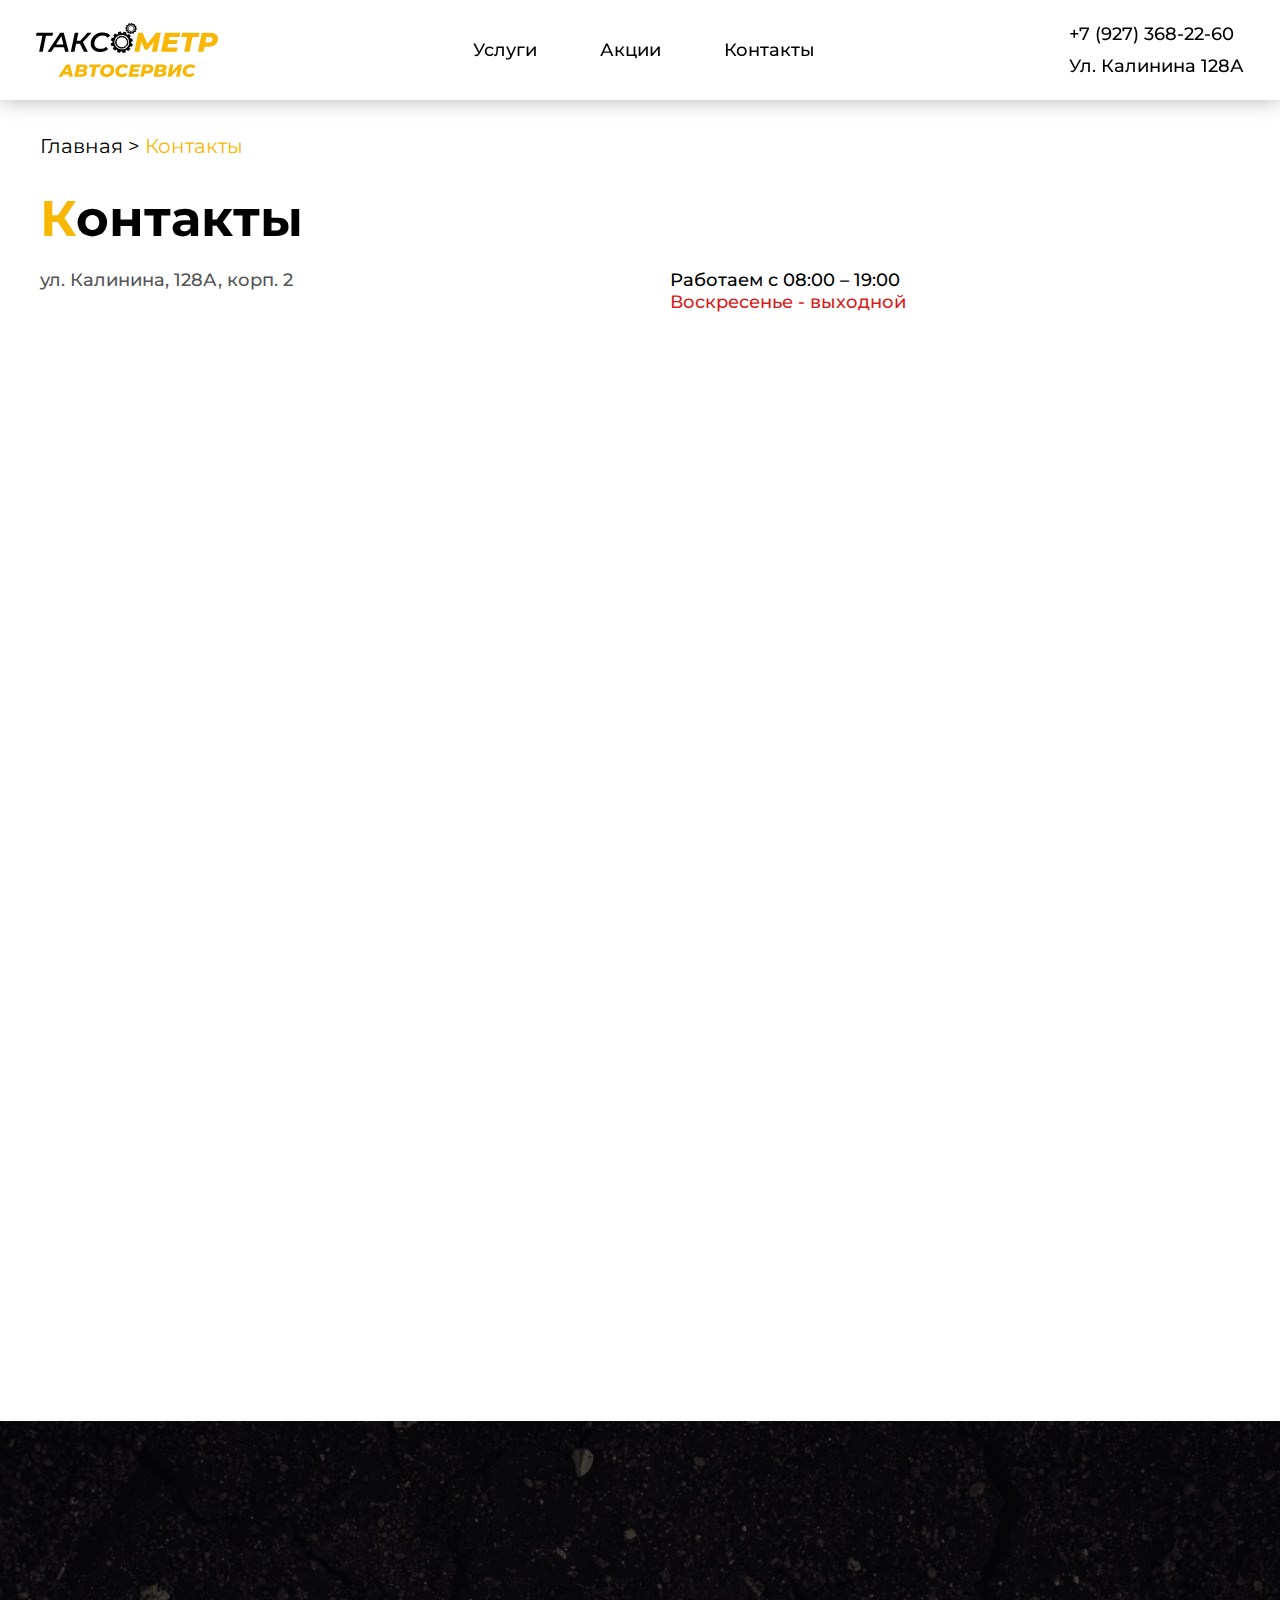
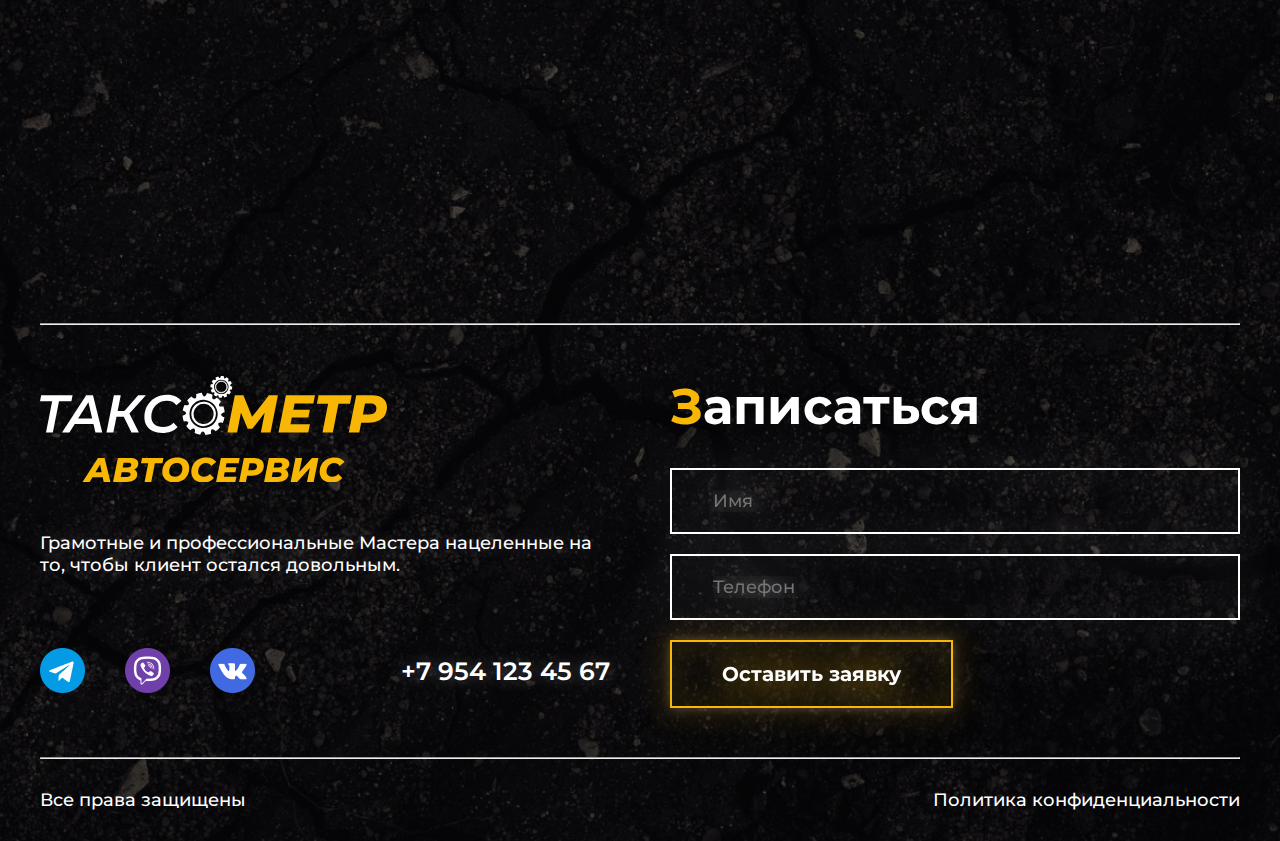
<file: contacts.html>
<!doctype html>
<html lang="ru">
<head>
    <meta charset="UTF-8">
    <meta name="viewport"
          content="width=device-width, user-scalable=no, initial-scale=1.0, maximum-scale=1.0, minimum-scale=1.0">
    <meta http-equiv="X-UA-Compatible" content="ie=edge">
    <title>Контакты - Таксометр Автосервис</title>

    <!--Стили-->
    <link rel="stylesheet" href="https://cdnjs.cloudflare.com/ajax/libs/animate.css/4.1.1/animate.min.css">
    <link rel="stylesheet" href="css/slick.css">
    <link rel="stylesheet" href="css/main.css">

    <!--Скрипты-->
    <script src="js/jquery-3.6.0.min.js" defer></script>
    <script src="js/jquery.aniview.js" defer></script>
    <script src="js/slick.min.js" defer></script>
    <script src="js/imask.js" defer></script>
    <script src="js/script.js" defer></script>
</head>
<body>
    <header class="section header">
        <div class="header__container">
            <a href="index.html" class="header__logo">
                <svg viewBox="0 0 182 54" fill="none" xmlns="http://www.w3.org/2000/svg">
                    <g clip-path="url(#clip0_221_1771)">
                        <path d="M153.022 54.0004C151.747 54.0004 150.631 53.7764 149.673 53.3283C148.714 52.8802 147.972 52.2488 147.456 51.4392C146.94 50.6245 146.682 49.6926 146.682 48.6335C146.682 47.2383 147.013 45.9857 147.682 44.8706C148.351 43.7554 149.283 42.8847 150.484 42.2584C151.684 41.6321 153.053 41.3164 154.591 41.3164C155.755 41.3164 156.787 41.515 157.687 41.9173C158.588 42.3195 159.262 42.8847 159.704 43.618L157.129 45.6038C156.518 44.6516 155.592 44.1781 154.354 44.1781C153.548 44.1781 152.843 44.3614 152.227 44.728C151.616 45.0946 151.137 45.5987 150.794 46.2454C150.452 46.8921 150.284 47.6151 150.284 48.4146C150.284 49.2395 150.557 49.9014 151.11 50.4004C151.663 50.8994 152.411 51.1489 153.364 51.1489C154.565 51.1489 155.592 50.6805 156.445 49.7385L158.551 51.7396C157.866 52.539 157.066 53.1195 156.155 53.4709C155.244 53.8222 154.196 54.0004 153.022 54.0004ZM133.98 41.5608H137.493L135.96 48.7201L142.643 41.5608H146.05L143.527 53.756H140.015L141.547 46.612L134.865 53.756H131.458L133.98 41.5608ZM124.649 51.2661C125.286 51.2661 125.787 51.1438 126.145 50.8994C126.503 50.655 126.687 50.2935 126.687 49.8199C126.687 49.4737 126.555 49.214 126.292 49.046C126.029 48.8779 125.665 48.7914 125.213 48.7914H122.058L121.553 51.2661H124.649ZM123.048 44.0559L122.564 46.4083H125.123C125.76 46.4083 126.245 46.2912 126.571 46.0519C126.903 45.8126 127.066 45.4663 127.066 45.0132C127.066 44.3767 126.566 44.0559 125.571 44.0559H123.048ZM128.541 47.4675C129.083 47.7017 129.499 48.0225 129.794 48.4349C130.089 48.8474 130.236 49.3311 130.236 49.8912C130.236 51.1591 129.704 52.1164 128.635 52.7733C127.566 53.4301 126.171 53.756 124.454 53.756H117.519L120.042 41.5608H126.419C127.835 41.5608 128.92 41.8052 129.668 42.2992C130.421 42.7931 130.794 43.4958 130.794 44.4174C130.794 45.1252 130.594 45.7362 130.199 46.2556C129.804 46.775 129.246 47.1772 128.541 47.4675ZM111.321 47.8494C112.116 47.8494 112.722 47.6711 113.148 47.3096C113.575 46.9481 113.786 46.4389 113.786 45.7769C113.786 45.2779 113.612 44.9011 113.275 44.6516C112.933 44.4021 112.443 44.2748 111.806 44.2748H109.931L109.194 47.8443H111.321V47.8494ZM112.274 41.5608C113.907 41.5608 115.171 41.902 116.055 42.5894C116.945 43.2768 117.387 44.2392 117.387 45.4816C117.387 46.5051 117.135 47.3962 116.624 48.1651C116.113 48.9339 115.386 49.5246 114.444 49.9422C113.501 50.3597 112.406 50.5685 111.158 50.5685H108.636L107.988 53.756H104.423L106.945 41.5608H112.274ZM97.8247 44.229L97.4087 46.2861H103.012L102.49 48.8627H96.8716L96.4187 51.0929H103.027L102.453 53.756H92.3481L94.8705 41.5608H104.744L104.186 44.2239H97.8247V44.229ZM85.7026 54.0004C84.4282 54.0004 83.3119 53.7764 82.3535 53.3283C81.3951 52.8802 80.6526 52.2488 80.1365 51.4392C79.6205 50.6245 79.3624 49.6926 79.3624 48.6335C79.3624 47.2383 79.6942 45.9857 80.363 44.8706C81.0317 43.7554 81.9638 42.8847 83.1644 42.2584C84.365 41.6321 85.7342 41.3164 87.2718 41.3164C88.4356 41.3164 89.4677 41.515 90.3682 41.9173C91.2686 42.3195 91.9427 42.8847 92.385 43.618L89.81 45.6038C89.1991 44.6516 88.2723 44.1781 87.0349 44.1781C86.2292 44.1781 85.5235 44.3614 84.9074 44.728C84.2966 45.0946 83.8174 45.5987 83.4751 46.2454C83.1328 46.8921 82.9643 47.6151 82.9643 48.4146C82.9643 49.2395 83.2381 49.9014 83.7911 50.4004C84.344 50.8994 85.0917 51.1489 86.0449 51.1489C87.2455 51.1489 88.2723 50.6805 89.1254 49.7385L91.2318 51.7396C90.5472 52.539 89.7468 53.1195 88.8358 53.4709C87.9248 53.8222 86.8821 54.0004 85.7026 54.0004ZM70.7158 51.1438C71.511 51.1438 72.2061 50.9504 72.8064 50.5685C73.4067 50.1866 73.8701 49.6723 74.1913 49.0256C74.5178 48.3789 74.6758 47.6711 74.6758 46.8921C74.6758 46.0672 74.4125 45.4103 73.8912 44.9164C73.3699 44.4225 72.6379 44.1781 71.7006 44.1781C70.9107 44.1781 70.2103 44.3716 69.61 44.7535C69.0097 45.1354 68.5463 45.6496 68.2251 46.2963C67.8986 46.943 67.7406 47.6508 67.7406 48.4298C67.7406 49.2547 68.0039 49.9116 68.5252 50.4055C69.0518 50.8943 69.7785 51.1438 70.7158 51.1438ZM70.4104 54.0004C69.1361 54.0004 68.0302 53.7764 67.0876 53.3232C66.145 52.87 65.4183 52.2386 64.9076 51.4239C64.3968 50.6092 64.144 49.6825 64.144 48.6386C64.144 47.2434 64.4757 45.9908 65.1445 44.8757C65.8133 43.7605 66.7401 42.8898 67.9354 42.2635C69.1308 41.6372 70.4894 41.3215 72.0165 41.3215C73.2909 41.3215 74.3967 41.5455 75.3393 41.9987C76.2819 42.4519 77.0086 43.0833 77.5194 43.898C78.0302 44.7127 78.2829 45.6395 78.2829 46.6833C78.2829 48.0785 77.9512 49.3311 77.2824 50.4463C76.6136 51.5614 75.6869 52.4321 74.4915 53.0584C73.2961 53.6847 71.9375 54.0004 70.4104 54.0004ZM64.1967 44.2952H60.2683L58.3568 53.756H54.8444L56.7559 44.2952H52.954L53.5121 41.5608H64.7548L64.1967 44.2952ZM45.4448 51.2661C46.082 51.2661 46.5822 51.1438 46.9403 50.8994C47.2984 50.655 47.4827 50.2935 47.4827 49.8199C47.4827 49.4737 47.351 49.214 47.0877 49.046C46.8245 48.8779 46.4611 48.7914 46.0082 48.7914H42.854L42.3484 51.2661H45.4448ZM43.8387 44.0559L43.3542 46.4083H45.9135C46.5506 46.4083 47.0351 46.2912 47.3616 46.0519C47.6933 45.8126 47.8566 45.4663 47.8566 45.0132C47.8566 44.3767 47.3563 44.0559 46.3611 44.0559H43.8387ZM49.3363 47.4675C49.8787 47.7017 50.2947 48.0225 50.5896 48.4349C50.8845 48.8474 51.0319 49.3311 51.0319 49.8912C51.0319 51.1591 50.5001 52.1164 49.4311 52.7733C48.3621 53.4301 46.9666 53.756 45.25 53.756H38.3095L40.8319 41.5608H47.2089C48.6254 41.5608 49.7102 41.8052 50.4579 42.2992C51.2109 42.7931 51.5848 43.4958 51.5848 44.4174C51.5848 45.1252 51.3847 45.7362 50.9898 46.2556C50.5948 46.775 50.0419 47.1772 49.3363 47.4675ZM32.3485 48.8423L31.5007 44.8859L29.0889 48.8423H32.3485ZM32.8856 51.3883H27.5197L26.061 53.756H22.2959L30.3843 41.5608H33.8967L36.9404 53.756H33.3911L32.8856 51.3883Z" fill="#F8B705"/>
                        <path d="M172.622 19.5279C173.849 19.5279 174.786 19.2479 175.444 18.6928C176.102 18.1378 176.434 17.3486 176.434 16.3251C176.434 15.5562 176.171 14.9757 175.639 14.5887C175.112 14.2017 174.354 14.0083 173.369 14.0083H170.473L169.33 19.5228H172.622V19.5279ZM174.096 9.8125C176.618 9.8125 178.567 10.3421 179.941 11.4012C181.316 12.4603 182 13.9472 182 15.8668C182 17.4453 181.605 18.8252 180.815 20.0117C180.025 21.193 178.904 22.1095 177.45 22.7562C175.992 23.4029 174.301 23.7237 172.374 23.7237H168.477L167.477 28.6476H161.969L165.865 9.8125H174.096ZM162.606 14.0388H156.54L153.591 28.6476H148.167L151.116 14.0388H145.244L146.108 9.8125H163.469L162.606 14.0388ZM133.554 13.9319L132.911 17.1092H141.563L140.758 21.0911H132.074L131.379 24.5333H141.59L140.7 28.6527H125.086L128.983 9.81759H144.233L143.37 13.937H133.554V13.9319ZM124.791 9.8125L120.921 28.6476H115.855L117.856 18.6928L111.374 26.7941H108.925L105.392 18.6928L103.359 28.6476H98.2935L102.19 9.8125H106.672L111.237 20.7092L120.084 9.8125H124.791Z" fill="#F8B705"/>
                        <path d="M16.4454 12.776H9.96308L6.73509 28.6476H3.14374L6.37174 12.776H0L0.610844 9.8125H17.0878L16.4454 12.776Z" fill="black"/>
                        <path d="M46.9033 18.9882L51.8532 28.6476H47.988L43.9228 20.6838H40.1102L38.4673 28.6476H34.8496L38.7464 9.8125H42.364L40.7211 17.6999H44.2598L51.4951 9.8125H55.5551L46.9033 18.9882Z" fill="black"/>
                        <path d="M64.2123 28.9166C62.264 28.9166 60.5789 28.5805 59.1623 27.9084C57.7458 27.2363 56.6558 26.2892 55.8922 25.0722C55.1339 23.8501 54.7495 22.4549 54.7495 20.8764C54.7495 18.7582 55.2498 16.8385 56.2503 15.1175C57.2508 13.3964 58.6621 12.0368 60.4788 11.0388C62.2955 10.0408 64.3861 9.54688 66.74 9.54688C68.4303 9.54688 69.9153 9.81675 71.2054 10.3565C72.4956 10.8962 73.475 11.6753 74.1385 12.6988L71.5214 14.8221C70.4261 13.3506 68.7463 12.6173 66.4872 12.6173C64.8758 12.6173 63.454 12.9737 62.2324 13.6917C61.0054 14.4097 60.0628 15.3822 59.394 16.6094C58.7253 17.8365 58.3935 19.1859 58.3935 20.6575C58.3935 22.2564 58.9201 23.5192 59.9785 24.451C61.037 25.3828 62.5378 25.8513 64.4862 25.8513C66.7294 25.8513 68.5778 25.1231 70.0259 23.6719L72.1428 25.8767C71.216 26.9002 70.0733 27.664 68.7199 28.163C67.3666 28.6671 65.8606 28.9166 64.2123 28.9166Z" fill="black"/>
                        <path d="M27.3566 21.5443L25.3819 13.2597L20.0106 21.5443H27.3566ZM28.0253 24.2889H18.2308L15.4188 28.6476H11.5483L24.2076 9.8125H27.7989L32.6488 28.6476H29.0575L28.0253 24.2889Z" fill="black"/>
                        <path class="header__big-gear" d="M94.9968 19.5429C95.0494 18.9625 96.05 18.4838 96.8662 18.326C96.7766 17.3076 96.5397 16.3248 96.1763 15.3981C95.3654 15.5967 94.1964 15.6222 93.9278 15.057C93.675 14.5274 94.2911 13.6312 94.9178 13.0966C94.3227 12.2717 93.6118 11.5333 92.8062 10.8968C92.2059 11.462 91.2053 12.0476 90.684 11.6912C90.189 11.3551 90.2627 10.2807 90.5313 9.51183C89.6098 9.09429 88.6145 8.79387 87.5613 8.63093C87.3349 9.40999 86.7714 10.3978 86.129 10.3418C85.5287 10.2909 85.0337 9.32343 84.8705 8.53418C83.8173 8.62074 82.801 8.84988 81.8426 9.20122C82.0479 9.98538 82.0743 11.1158 81.4898 11.3755C80.9421 11.6199 80.0153 11.0241 79.4624 10.4182C78.6093 10.9936 77.8458 11.6759 77.1875 12.4601C77.772 13.0405 78.3776 14.008 78.0037 14.5172C77.6562 14.9958 76.5451 14.9246 75.7552 14.67C75.3234 15.5611 75.0127 16.5234 74.8442 17.5418C75.6499 17.7608 76.6715 18.3056 76.6135 18.9217C76.5609 19.5022 75.5604 19.9809 74.7441 20.1387C74.8337 21.1571 75.0706 22.1398 75.434 23.0666C76.2449 22.868 77.414 22.8425 77.6825 23.4077C77.9353 23.9373 77.3192 24.8335 76.6925 25.3681C77.2876 26.193 77.9985 26.9313 78.8041 27.5678C79.4045 27.0026 80.405 26.4171 80.9263 26.7786C81.4213 27.1147 81.3476 28.1891 81.079 28.9579C82.0005 29.3755 82.9958 29.6759 84.049 29.8388C84.2754 29.0598 84.8389 28.0719 85.4813 28.128C86.0816 28.1789 86.5766 29.1463 86.7399 29.9356C87.793 29.849 88.8093 29.6199 89.7677 29.2686C89.5624 28.4844 89.536 27.354 90.1206 27.0943C90.6682 26.8499 91.595 27.4456 92.1479 28.0516C93.001 27.4762 93.7646 26.7888 94.4228 26.0097C93.8383 25.4292 93.2327 24.4618 93.6013 23.9526C93.9489 23.4739 95.06 23.5452 95.8551 23.7998C96.2869 22.9087 96.5976 21.9463 96.7661 20.928C95.9604 20.7039 94.9388 20.1591 94.9968 19.5429ZM85.1285 26.3509C81.0632 25.9893 78.0669 22.5115 78.4408 18.5806C78.8147 14.6496 82.4113 11.7523 86.4766 12.1138C90.5418 12.4753 93.5381 15.9531 93.1642 19.8841C92.7956 23.8151 89.1938 26.7124 85.1285 26.3509Z" fill="black"/>
                        <path d="M86.3188 13.7943C89.4204 14.0692 91.7111 16.7323 91.4267 19.7315C91.1423 22.7306 88.3883 24.9456 85.2867 24.6706C82.1851 24.3957 79.8944 21.7326 80.1787 18.7334C80.4631 15.7394 83.2172 13.5193 86.3188 13.7943ZM86.3556 13.3665C83.0065 13.0712 80.0418 15.4542 79.7311 18.6978C79.4257 21.9363 81.8902 24.803 85.2445 25.1035C88.5937 25.3988 91.5584 23.0158 91.869 19.7722C92.1745 16.5286 89.71 13.6619 86.3556 13.3665Z" fill="#FEFEFE"/>
                        <path d="M86.3188 13.7943C89.4204 14.0692 91.7111 16.7323 91.4267 19.7315C91.1423 22.7306 88.3883 24.9456 85.2867 24.6706C82.1851 24.3957 79.8944 21.7326 80.1787 18.7334C80.4631 15.7394 83.2172 13.5193 86.3188 13.7943ZM86.3556 13.3665C83.0065 13.0712 80.0418 15.4542 79.7311 18.6978C79.4257 21.9363 81.8902 24.803 85.2445 25.1035C88.5937 25.3988 91.5584 23.0158 91.869 19.7722C92.1745 16.5286 89.71 13.6619 86.3556 13.3665Z" stroke="black" stroke-miterlimit="10"/>
                        <path class="header__small-gear" d="M99.7676 4.77112C99.736 4.4707 100.189 4.13463 100.584 3.97169C100.431 3.46759 100.21 2.99404 99.9255 2.56122C99.5359 2.74453 98.9513 2.87183 98.7512 2.61214C98.5669 2.36773 98.7828 1.85854 99.0409 1.52756C98.6565 1.17112 98.2141 0.865608 97.7402 0.626287C97.498 0.972539 97.0556 1.36462 96.7502 1.23732C96.4658 1.11511 96.3869 0.565184 96.4395 0.152737C95.9287 0.0356222 95.3969 -0.0203891 94.8492 0.00507062C94.8176 0.422609 94.6386 0.977631 94.3068 1.01327C93.9961 1.04383 93.6486 0.605919 93.4801 0.224024C92.9588 0.37169 92.469 0.585552 92.0214 0.860516C92.211 1.23732 92.3426 1.80252 92.0741 1.99602C91.8213 2.17424 91.2947 1.96547 90.9524 1.71596C90.5838 2.08767 90.2679 2.5103 90.0204 2.97367C90.3785 3.2079 90.7839 3.63562 90.6523 3.93095C90.5259 4.20592 89.9572 4.2823 89.5307 4.23138C89.4043 4.7253 89.3516 5.23958 89.3727 5.76914C89.8045 5.7997 90.3785 5.97282 90.4153 6.28852C90.4469 6.58895 89.994 6.92501 89.5991 7.08795C89.7518 7.59206 89.973 8.06561 90.2573 8.49842C90.647 8.31511 91.2315 8.18781 91.4264 8.4475C91.6107 8.69192 91.3948 9.20111 91.1368 9.53209C91.5212 9.88852 91.9635 10.194 92.4374 10.4334C92.6797 10.0871 93.122 9.69503 93.4274 9.82233C93.7118 9.94453 93.7908 10.4945 93.7381 10.9069C94.2489 11.0291 94.7808 11.08 95.3284 11.0597C95.36 10.6421 95.539 10.0871 95.8708 10.0515C96.1815 10.0209 96.529 10.4588 96.6975 10.8407C97.2189 10.693 97.7086 10.4792 98.1562 10.2042C97.9666 9.82742 97.835 9.26221 98.1035 9.06872C98.3563 8.8905 98.8829 9.09927 99.2252 9.34878C99.5938 8.97707 99.9097 8.54934 100.157 8.09107C99.7992 7.85684 99.3937 7.42912 99.5253 7.13378C99.6517 6.85882 100.22 6.78244 100.647 6.83336C100.773 6.33944 100.826 5.82515 100.805 5.29559C100.378 5.26504 99.8044 5.09192 99.7676 4.77112ZM95.5127 9.18583C93.4222 9.40479 91.5422 7.94849 91.3105 5.92699C91.0841 3.90549 92.5901 2.08767 94.6807 1.86363C96.7713 1.64467 98.6512 3.10097 98.8829 5.12247C99.1093 7.14906 97.6033 8.96688 95.5127 9.18583Z" fill="black"/>
                        <path d="M94.781 2.73952C96.3766 2.57149 97.8142 3.68662 97.9879 5.22948C98.1617 6.77234 97.0085 8.16244 95.4129 8.33047C93.8174 8.49851 92.3798 7.38337 92.206 5.84051C92.0322 4.29766 93.1854 2.90756 94.781 2.73952ZM94.7547 2.51548C93.0327 2.69879 91.79 4.19582 91.9796 5.86088C92.1691 7.52594 93.7173 8.72764 95.4392 8.54433C97.1612 8.36102 98.4039 6.86399 98.2144 5.19893C98.0301 3.53896 96.4819 2.33217 94.7547 2.51548Z" fill="#FEFEFE"/>
                        <path d="M94.781 2.73952C96.3766 2.57149 97.8142 3.68662 97.9879 5.22948C98.1617 6.77234 97.0085 8.16244 95.4129 8.33047C93.8174 8.49851 92.3798 7.38337 92.206 5.84051C92.0322 4.29766 93.1854 2.90756 94.781 2.73952ZM94.7547 2.51548C93.0327 2.69879 91.79 4.19582 91.9796 5.86088C92.1691 7.52594 93.7173 8.72764 95.4392 8.54433C97.1612 8.36102 98.4039 6.86399 98.2144 5.19893C98.0301 3.53896 96.4819 2.33217 94.7547 2.51548Z" stroke="black" stroke-width="0.5" stroke-miterlimit="10"/>
                    </g>
                    <defs>
                        <clipPath id="clip0_221_1771">
                            <rect width="182" height="54" fill="white"/>
                        </clipPath>
                    </defs>
                </svg>
            </a>
            <nav class="header__nav">
                <a href="services.html" class="header__link">Услуги</a>
                <a href="promotions.html" class="header__link">Акции</a>
                <a href="contacts.html" class="header__link">Контакты</a>
            </nav>
            <div class="header__contacts">
                <a href="+7 (927) 368-22-60" class="header__phone">+7 (927) 368-22-60</a>
                <span class="header__address">Ул. Калинина 128А</span>
            </div>
            <button class="header__burger">
                <div></div>
                <div></div>
                <div></div>
            </button>
        </div>
    </header>
    <main class="main contacts-page">
        <section class="section breadcrumbs">
            <div class="container breadcrumbs__container">
                <a href="index.html"><span>Главная</span></a>
                <span class="breadcrumbs__current">Контакты</span>
            </div>
        </section>

        <section class="section contacts">
            <div class="container contacts__container">
                <h1 class="section__h2 contacts__h2">Контакты</h1>
                <div class="contacts__grid">
                    <p class="contacts__address">ул. Калинина, 128А, корп. 2</p>
                    <p class="contacts__time">
                        Работаем с 08:00 – 19:00
                        <span>Воскресенье - выходной</span>
                    </p>
                </div>
                <iframe class="contacts__map" src="https://yandex.ru/map-widget/v1/?um=constructor%3A89a40c5ec01ea011cdc6f0ad45d17051ef62b34950252301147a1a60afb65567&amp;source=constructor" width="100%" frameborder="0"></iframe>
            </div>
        </section>

        <section class="section question">
            <div class="container question__container">
                <div class="question__wrapper aniview" data-av-animation="animate__fadeInUp">
                    <div class="question__info">
                        <h2 class="question__h2">Задайте мне вопрос</h2>
                        <p class="question__description">Свяжитесь с нашим оператором любым удобным для вас способом</p>
                    </div>
                    <div class="question__contacts">
                        <div class="question__socials">
                            <a href="#">
                                <img src="img/question_telegram.png" alt="Телеграм">
                            </a>
                            <a href="#">
                                <img src="img/question_viber.png" alt="Viber">
                            </a>
                            <a href="#">
                                <img src="img/question_vk.png" alt="ВКонтакте">
                            </a>
                        </div>
                        <a href="tel:+7 954 123 45 67" class="question__phone">+7 954 123 45 67</a>
                    </div>
                </div>
            </div>
        </section>

        <div class="mobile-nav" style="display: none;">
            <button class="mobile-nav__close"></button>
            <a href="index.html" class="mobile-nav__link">Главная</a>
            <a href="services.html" class="mobile-nav__link">Услуги</a>
            <a href="promotions.html" class="mobile-nav__link">Акции</a>
            <a href="contacts.html" class="mobile-nav__link">Контакты</a>
            <a href="+7 (927) 368-22-60" class="mobile-nav__phone">+7 (927) 368-22-60</a>
            <span class="mobile-nav__address">Ул. Калинина 128А</span>
        </div>
    </main>
    <footer class="section footer">
        <div class="container footer__container">
            <div class="footer__nav">
                <div class="footer__category aniview" data-av-animation="animate__fadeInUp">
                    <a href="service.html" class="footer__category-name">Двигатель</a>
                    <a href="service-detail.html" class="footer__subcategory">Замена ремня ГРМ + роликов</a>
                    <a href="service-detail.html" class="footer__subcategory">Замена прокладки поддона</a>
                    <a href="service-detail.html" class="footer__subcategory">Замена помпы</a>
                    <a href="service.html" class="footer__more">Ещё</a>
                    <a href="service.html" class="footer__more footer__go">Перейти</a>
                </div>
                <div class="footer__category aniview" data-av-animation="animate__fadeInUp">
                    <a href="service.html" class="footer__category-name">Жидкости и фильтры</a>
                    <a href="service-detail.html" class="footer__subcategory">Корректировка уровня масла МКПП</a>
                    <a href="service-detail.html" class="footer__subcategory">Корректировка уровня тормозной жидкости</a>
                    <a href="service-detail.html" class="footer__subcategory">Экспресс замена масла и масляного фильтра</a>
                    <a href="service.html" class="footer__more">Ещё</a>
                    <a href="service.html" class="footer__more footer__go">Перейти</a>
                </div>
                <div class="footer__category aniview" data-av-animation="animate__fadeInUp">
                    <a href="service.html" class="footer__category-name">Ходовая часть</a>
                    <a href="service-detail.html" class="footer__subcategory">Замена амортизаторов \ стоек</a>
                    <a href="service-detail.html" class="footer__subcategory">Замена шаровой опоры</a>
                    <a href="service-detail.html" class="footer__subcategory">Замена верхнего рычага</a>
                    <a href="service.html" class="footer__more">Ещё</a>
                    <a href="service.html" class="footer__more footer__go">Перейти</a>
                </div>
                <div class="footer__category aniview" data-av-animation="animate__fadeInUp">
                    <a href="service.html" class="footer__category-name">Трансмиссия</a>
                    <a href="service-detail.html" class="footer__subcategory">Замена сцепления</a>
                    <a href="service-detail.html" class="footer__subcategory">Замена главного цилиндра сцепления</a>
                    <a href="service-detail.html" class="footer__subcategory">Замена привода в сборе</a>
                    <a href="service.html" class="footer__more">Ещё</a>
                    <a href="service.html" class="footer__more footer__go">Перейти</a>
                </div>
            </div>
            <hr class="footer__hr">
            <div class="footer__main">
                <div class="footer__info">
                    <a href="index.html" class="footer__logo">
                        <svg viewBox="0 0 603 185" fill="none" xmlns="http://www.w3.org/2000/svg">
                            <g clip-path="url(#clip0_157_2)">
                                <path d="M506.99 185C502.767 185 499.069 184.232 495.893 182.697C492.718 181.162 490.258 178.999 488.548 176.225C486.838 173.434 485.984 170.242 485.984 166.613C485.984 161.833 487.083 157.542 489.298 153.722C491.514 149.901 494.602 146.918 498.58 144.773C502.558 142.627 507.094 141.545 512.189 141.545C516.045 141.545 519.464 142.226 522.448 143.604C525.431 144.982 527.664 146.918 529.13 149.43L520.598 156.234C518.574 152.972 515.504 151.349 511.404 151.349C508.734 151.349 506.396 151.977 504.355 153.233C502.331 154.489 500.744 156.216 499.61 158.432C498.475 160.647 497.917 163.124 497.917 165.863C497.917 168.689 498.824 170.957 500.656 172.667C502.488 174.376 504.966 175.231 508.124 175.231C512.102 175.231 515.504 173.626 518.33 170.399L525.309 177.255C523.041 179.993 520.389 181.982 517.371 183.186C514.352 184.389 510.88 185 506.99 185ZM443.902 142.383H455.539L450.462 166.91L472.602 142.383H483.89L475.533 184.163H463.896L468.973 159.688L446.833 184.163H435.545L443.902 142.383ZM412.986 175.632C415.097 175.632 416.754 175.213 417.941 174.376C419.127 173.539 419.738 172.3 419.738 170.678C419.738 169.492 419.301 168.602 418.429 168.026C417.557 167.451 416.353 167.154 414.852 167.154H404.402L402.727 175.632H412.986ZM407.682 150.931L406.077 158.99H414.556C416.667 158.99 418.272 158.589 419.354 157.769C420.453 156.949 420.994 155.763 420.994 154.21C420.994 152.03 419.336 150.931 416.039 150.931H407.682ZM425.879 162.618C427.676 163.421 429.054 164.52 430.031 165.933C431.008 167.346 431.497 169.003 431.497 170.922C431.497 175.266 429.735 178.545 426.193 180.796C422.651 183.046 418.028 184.163 412.34 184.163H389.363L397.72 142.383H418.848C423.541 142.383 427.135 143.22 429.613 144.912C432.107 146.604 433.346 149.012 433.346 152.169C433.346 154.594 432.683 156.687 431.375 158.467C430.049 160.246 428.217 161.624 425.879 162.618ZM368.828 163.927C371.462 163.927 373.468 163.316 374.882 162.078C376.295 160.839 376.993 159.095 376.993 156.827C376.993 155.117 376.417 153.826 375.3 152.972C374.166 152.117 372.544 151.681 370.433 151.681H364.222L361.779 163.909H368.828V163.927ZM371.985 142.383C377.394 142.383 381.581 143.552 384.512 145.907C387.461 148.262 388.926 151.559 388.926 155.815C388.926 159.321 388.089 162.374 386.397 165.008C384.704 167.643 382.297 169.666 379.174 171.097C376.051 172.527 372.422 173.242 368.287 173.242H359.93L357.784 184.163H345.972L354.329 142.383H371.985ZM324.111 151.524L322.733 158.571H341.296L339.569 167.398H320.953L319.453 175.039H341.349L339.447 184.163H305.966L314.323 142.383H347.036L345.187 151.506H324.111V151.524ZM283.948 185C279.726 185 276.027 184.232 272.852 182.697C269.677 181.162 267.217 178.999 265.507 176.225C263.797 173.434 262.942 170.242 262.942 166.613C262.942 161.833 264.041 157.542 266.257 153.722C268.473 149.901 271.561 146.918 275.539 144.773C279.517 142.627 284.053 141.545 289.148 141.545C293.003 141.545 296.423 142.226 299.406 143.604C302.39 144.982 304.623 146.918 306.088 149.43L297.557 156.234C295.533 152.972 292.462 151.349 288.362 151.349C285.693 151.349 283.355 151.977 281.314 153.233C279.29 154.489 277.702 156.216 276.568 158.432C275.434 160.647 274.876 163.124 274.876 165.863C274.876 168.689 275.783 170.957 277.615 172.667C279.447 174.376 281.924 175.231 285.082 175.231C289.06 175.231 292.462 173.626 295.289 170.399L302.268 177.255C299.999 179.993 297.348 181.982 294.329 183.186C291.311 184.389 287.856 185 283.948 185ZM234.294 175.213C236.929 175.213 239.232 174.551 241.221 173.242C243.21 171.934 244.745 170.172 245.809 167.957C246.891 165.741 247.415 163.316 247.415 160.647C247.415 157.821 246.542 155.571 244.815 153.879C243.088 152.187 240.663 151.349 237.557 151.349C234.94 151.349 232.62 152.012 230.631 153.321C228.642 154.629 227.106 156.391 226.042 158.606C224.96 160.822 224.437 163.246 224.437 165.916C224.437 168.742 225.309 170.992 227.037 172.684C228.781 174.359 231.189 175.213 234.294 175.213ZM233.283 185C229.06 185 225.396 184.232 222.274 182.68C219.151 181.127 216.743 178.964 215.05 176.173C213.358 173.382 212.521 170.207 212.521 166.631C212.521 161.851 213.62 157.56 215.836 153.739C218.051 149.919 221.122 146.936 225.082 144.79C229.043 142.644 233.544 141.563 238.604 141.563C242.826 141.563 246.49 142.33 249.613 143.883C252.736 145.436 255.144 147.599 256.836 150.39C258.528 153.181 259.366 156.356 259.366 159.932C259.366 164.712 258.266 169.003 256.051 172.824C253.835 176.644 250.764 179.627 246.804 181.773C242.843 183.918 238.342 185 233.283 185ZM212.695 151.75H199.68L193.347 184.163H181.709L188.043 151.75H175.446L177.295 142.383H214.545L212.695 151.75ZM150.567 175.632C152.678 175.632 154.335 175.213 155.522 174.376C156.708 173.539 157.319 172.3 157.319 170.678C157.319 169.492 156.882 168.602 156.01 168.026C155.138 167.451 153.934 167.154 152.434 167.154H141.983L140.308 175.632H150.567ZM145.245 150.931L143.64 158.99H152.119C154.231 158.99 155.836 158.589 156.917 157.769C158.017 156.949 158.557 155.763 158.557 154.21C158.557 152.03 156.9 150.931 153.602 150.931H145.245ZM163.46 162.618C165.257 163.421 166.635 164.52 167.612 165.933C168.589 167.346 169.078 169.003 169.078 170.922C169.078 175.266 167.316 178.545 163.774 180.796C160.232 183.046 155.609 184.163 149.921 184.163H126.926L135.283 142.383H156.411C161.105 142.383 164.699 143.22 167.176 144.912C169.671 146.604 170.91 149.012 170.91 152.169C170.91 154.594 170.247 156.687 168.938 158.467C167.63 160.246 165.798 161.624 163.46 162.618ZM107.176 167.329L104.367 153.774L96.3766 167.329H107.176ZM108.956 176.051H91.1774L86.3447 184.163H73.8701L100.669 142.383H112.306L122.39 184.163H110.631L108.956 176.051Z" fill="#F8B705"/>
                                <path d="M571.927 66.9C575.992 66.9 579.098 65.9406 581.279 64.0391C583.46 62.1376 584.559 59.4337 584.559 55.9274C584.559 53.2932 583.686 51.3045 581.924 49.9788C580.18 48.653 577.667 47.9901 574.405 47.9901H564.809L561.023 66.8826H571.927V66.9ZM576.812 33.6157C585.169 33.6157 591.625 35.43 596.178 39.0584C600.732 42.6869 603 47.7807 603 54.3574C603 59.7652 601.692 64.4927 599.075 68.5573C596.457 72.6044 592.741 75.7444 587.926 77.9599C583.093 80.1754 577.493 81.2744 571.107 81.2744H558.196L554.882 98.1433H536.632L549.543 33.6157H576.812ZM538.743 48.0947H518.644L508.874 98.1433H490.904L500.674 48.0947H481.221L484.082 33.6157H541.604L538.743 48.0947ZM442.489 47.7284L440.36 58.6138H469.025L466.356 72.2555H437.586L435.283 84.0481H469.113L466.164 98.1433H414.434L427.345 33.6157H477.871L475.01 47.7284H442.489ZM413.457 33.6157L400.633 98.1433H383.849L390.479 64.0391L369.002 91.7935H360.889L349.182 64.0391L342.448 98.1433H325.664L338.575 33.6157H353.422L368.549 70.9472L397.859 33.6157H413.457Z" fill="#F8B705"/>
                                <path d="M54.4867 43.7685H33.0095L22.3146 98.1433H10.4158L21.1108 43.7685H0L2.02384 33.6157H56.6152L54.4867 43.7685Z" fill="#FEFEFE"/>
                                <path d="M155.4 65.0509L171.8 98.1433H158.994L145.525 70.8599H132.893L127.45 98.1433H115.464L128.375 33.6157H140.361L134.917 60.6374H146.642L170.614 33.6157H184.065L155.4 65.0509Z" fill="#FEFEFE"/>
                                <path d="M212.748 99.0677C206.292 99.0677 200.709 97.9164 196.016 95.6137C191.323 93.311 187.711 90.0663 185.181 85.8971C182.669 81.7104 181.396 76.9306 181.396 71.5227C181.396 64.2658 183.053 57.6892 186.368 51.7929C189.683 45.8966 194.359 41.2389 200.378 37.8198C206.397 34.4006 213.323 32.7085 221.122 32.7085C226.723 32.7085 231.643 33.6331 235.917 35.4822C240.192 37.3313 243.437 40.0003 245.635 43.5067L236.964 50.7811C233.335 45.7396 227.769 43.2276 220.285 43.2276C214.946 43.2276 210.235 44.4487 206.188 46.9084C202.122 49.3681 198.999 52.7 196.784 56.9042C194.568 61.1083 193.469 65.7311 193.469 70.7726C193.469 76.2502 195.213 80.5765 198.72 83.7688C202.227 86.9612 207.199 88.5661 213.655 88.5661C221.087 88.5661 227.211 86.0715 232.009 81.0998L239.023 88.6533C235.952 92.1597 232.166 94.7764 227.682 96.486C223.198 98.213 218.208 99.0677 212.748 99.0677Z" fill="#FEFEFE"/>
                                <path d="M90.6368 73.8081L84.0943 45.4257L66.2984 73.8081H90.6368ZM92.8526 83.2107H60.4014L51.0847 98.1433H38.2612L80.2036 33.6157H92.1024L108.171 98.1433H96.2722L92.8526 83.2107Z" fill="#FEFEFE"/>
                                <path class="footer__big-gear" d="M314.742 66.9525C314.917 64.9638 318.232 63.3241 320.936 62.7833C320.639 59.2944 319.854 55.9275 318.651 52.7526C315.964 53.433 312.09 53.5202 311.201 51.5838C310.363 49.7696 312.405 46.6993 314.481 44.8677C312.509 42.0416 310.154 39.5122 307.485 37.3316C305.496 39.2679 302.181 41.2741 300.453 40.053C298.813 38.9016 299.058 35.2208 299.947 32.5867C296.894 31.1562 293.597 30.127 290.107 29.5688C289.357 32.2378 287.49 35.622 285.362 35.4301C283.373 35.2557 281.733 31.9412 281.192 29.2373C277.703 29.5339 274.335 30.3189 271.16 31.5225C271.84 34.209 271.928 38.0817 269.991 38.9714C268.177 39.8087 265.106 37.7677 263.274 35.6918C260.448 37.663 257.918 40.0006 255.737 42.6871C257.674 44.6758 259.68 47.9902 258.441 49.7347C257.29 51.3745 253.608 51.1303 250.991 50.258C249.561 53.3109 248.531 56.6079 247.973 60.0968C250.642 60.8469 254.027 62.7135 253.835 64.8243C253.661 66.813 250.346 68.4528 247.642 68.9935C247.938 72.4825 248.723 75.8493 249.927 79.0242C252.614 78.3439 256.487 78.2566 257.377 80.193C258.214 82.0072 256.173 85.0775 254.097 86.9091C256.068 89.7352 258.424 92.2646 261.093 94.4452C263.082 92.5089 266.397 90.5027 268.124 91.7413C269.764 92.8927 269.52 96.5735 268.63 99.2076C271.683 100.638 274.981 101.667 278.47 102.226C279.221 99.5565 281.087 96.1722 283.216 96.3641C285.205 96.5386 286.845 99.853 287.386 102.557C290.875 102.26 294.242 101.475 297.418 100.272C296.737 97.5853 296.65 93.7125 298.587 92.8229C300.401 91.9855 303.472 94.0266 305.304 96.1025C308.13 94.1312 310.66 91.7762 312.841 89.1072C310.904 87.1185 308.898 83.804 310.119 82.0596C311.27 80.4198 314.952 80.664 317.586 81.5362C319.017 78.4834 320.046 75.1864 320.605 71.6975C317.935 70.9299 314.55 69.0633 314.742 66.9525ZM282.047 90.276C268.578 89.0374 258.651 77.1227 259.889 63.6555C261.128 50.1883 273.044 40.2623 286.513 41.5009C299.982 42.7394 309.91 54.6541 308.671 68.1213C307.45 81.5885 295.516 91.5145 282.047 90.276Z" fill="#FEFEFE"/>
                                <path d="M285.99 47.2576C296.266 48.1996 303.856 57.3231 302.913 67.598C301.971 77.8729 292.847 85.4613 282.57 84.5193C272.294 83.5773 264.705 74.4538 265.647 64.1789C266.589 53.9215 275.714 46.3331 285.99 47.2576ZM286.112 45.7923C275.016 44.7805 265.193 52.9446 264.164 64.0568C263.152 75.1515 271.317 84.9728 282.431 86.0021C293.527 87.0139 303.35 78.8498 304.379 67.7376C305.391 56.6428 297.226 46.8041 286.112 45.7923Z" fill="#FEFEFE"/>
                                <path d="M285.99 47.2576C296.266 48.1996 303.856 57.3231 302.913 67.598C301.971 77.8729 292.847 85.4613 282.57 84.5193C272.294 83.5773 264.705 74.4538 265.647 64.1789C266.589 53.9215 275.714 46.3331 285.99 47.2576ZM286.112 45.7923C275.016 44.7805 265.193 52.9446 264.164 64.0568C263.152 75.1515 271.317 84.9728 282.431 86.0021C293.527 87.0139 303.35 78.8498 304.379 67.7376C305.391 56.6428 297.226 46.8041 286.112 45.7923Z" stroke="#FEFEFE" stroke-width="2.2569" stroke-miterlimit="10"/>
                                <path class="footer__small-gear" d="M330.549 16.3454C330.444 15.3162 331.945 14.1649 333.253 13.6066C332.747 11.8796 332.014 10.2573 331.072 8.77449C329.781 9.4025 327.845 9.83861 327.182 8.94894C326.571 8.1116 327.286 6.36713 328.141 5.23323C326.868 4.01211 325.402 2.96544 323.832 2.14554C323.029 3.33177 321.564 4.67501 320.552 4.23889C319.61 3.82022 319.348 1.93621 319.522 0.523193C317.83 0.121967 316.068 -0.0699238 314.253 0.0172992C314.149 1.44776 313.556 3.34922 312.456 3.47133C311.427 3.576 310.276 2.07576 309.717 0.767417C307.99 1.27331 306.367 2.00598 304.884 2.94799C305.513 4.23889 305.949 6.17524 305.059 6.83814C304.222 7.4487 302.477 6.73347 301.343 5.87868C300.121 7.15214 299.075 8.60004 298.255 10.1875C299.441 10.99 300.784 12.4553 300.348 13.4671C299.93 14.4091 298.045 14.6708 296.632 14.4963C296.213 16.1884 296.039 17.9503 296.109 19.7646C297.539 19.8693 299.441 20.4624 299.563 21.5614C299.668 22.5906 298.167 23.742 296.859 24.3002C297.365 26.0272 298.098 27.6496 299.04 29.1323C300.331 28.5043 302.267 28.0682 302.913 28.9579C303.524 29.7952 302.808 31.5397 301.953 32.6736C303.227 33.8947 304.693 34.9414 306.263 35.7613C307.065 34.5751 308.531 33.2318 309.543 33.6679C310.485 34.0866 310.747 35.9706 310.572 37.3836C312.265 37.8023 314.027 37.9768 315.841 37.907C315.946 36.4765 316.539 34.5751 317.638 34.4529C318.668 34.3483 319.819 35.8485 320.377 37.1569C322.105 36.651 323.727 35.9183 325.21 34.9763C324.582 33.6854 324.146 31.749 325.036 31.0861C325.873 30.4756 327.618 31.1908 328.752 32.0456C329.973 30.7721 331.02 29.3068 331.84 27.7368C330.654 26.9343 329.31 25.469 329.746 24.4572C330.165 23.5152 332.049 23.2535 333.463 23.428C333.881 21.7358 334.056 19.9739 333.986 18.1597C332.573 18.0376 330.671 17.4445 330.549 16.3454ZM316.452 31.4699C309.525 32.22 303.297 27.2309 302.529 20.3054C301.779 13.3799 306.769 7.15214 313.695 6.38458C320.622 5.63446 326.85 10.6236 327.618 17.5491C328.368 24.4921 323.378 30.7198 316.452 31.4699Z" fill="#FEFEFE"/>
                                <path d="M314.027 9.3852C319.313 8.80953 324.076 12.6299 324.652 17.9156C325.228 23.2013 321.407 27.9637 316.12 28.5394C310.834 29.115 306.071 25.2947 305.495 20.009C304.92 14.7232 308.758 9.96087 314.027 9.3852ZM313.957 8.61764C308.252 9.24564 304.134 14.3744 304.763 20.0787C305.391 25.7831 310.52 29.9001 316.225 29.272C321.93 28.644 326.048 23.5153 325.42 17.8109C324.792 12.124 319.662 8.00708 313.957 8.61764Z" fill="#FEFEFE"/>
                                <path d="M314.027 9.3852C319.313 8.80953 324.076 12.6299 324.652 17.9156C325.228 23.2013 321.407 27.9637 316.12 28.5394C310.834 29.115 306.071 25.2947 305.495 20.009C304.92 14.7232 308.758 9.96087 314.027 9.3852ZM313.957 8.61764C308.252 9.24564 304.134 14.3744 304.763 20.0787C305.391 25.7831 310.52 29.9001 316.225 29.272C321.93 28.644 326.048 23.5153 325.42 17.8109C324.792 12.124 319.662 8.00708 313.957 8.61764Z" stroke="#FEFEFE" stroke-width="1.1622" stroke-miterlimit="10"/>
                            </g>
                            <defs>
                                <clipPath id="clip0_157_2">
                                    <rect width="603" height="185" fill="white"/>
                                </clipPath>
                            </defs>
                        </svg>
                    </a>
                    <p class="footer__slogan">
                        Грамотные и профессиональные Мастера нацеленные на то, чтобы клиент остался довольным.
                    </p>
                    <div class="footer__contacts">
                        <div class="footer__socials">
                            <a href="#">
                                <img src="img/footer_telegram.png" alt="Телеграм">
                            </a>
                            <a href="#">
                                <img src="img/footer_viber.png" alt="Viber">
                            </a>
                            <a href="#">
                                <img src="img/footer_vk.png" alt="ВКонтакте">
                            </a>
                        </div>
                        <a href="tel:+7 954 123 45 67" class="footer__phone">+7 954 123 45 67</a>
                    </div>
                </div>
                <form class="footer__form">
                    <h2 class="section__h2 footer__h2">Записаться</h2>
                    <input type="text" class="footer__input" name="name" placeholder="Имя" required>
                    <input type="text" class="footer__input" name="phone" placeholder="Телефон" required>
                    <button type="submit" class="btn btn--outline footer__btn">Оставить заявку</button>
                </form>
            </div>
            <hr class="footer__hr">
            <div class="footer__bottom">
                <span>Все права защищены</span>
                <a href="policy.html">Политика конфиденциальности</a>
            </div>
        </div>
    </footer>
</body>
</html>
</file>
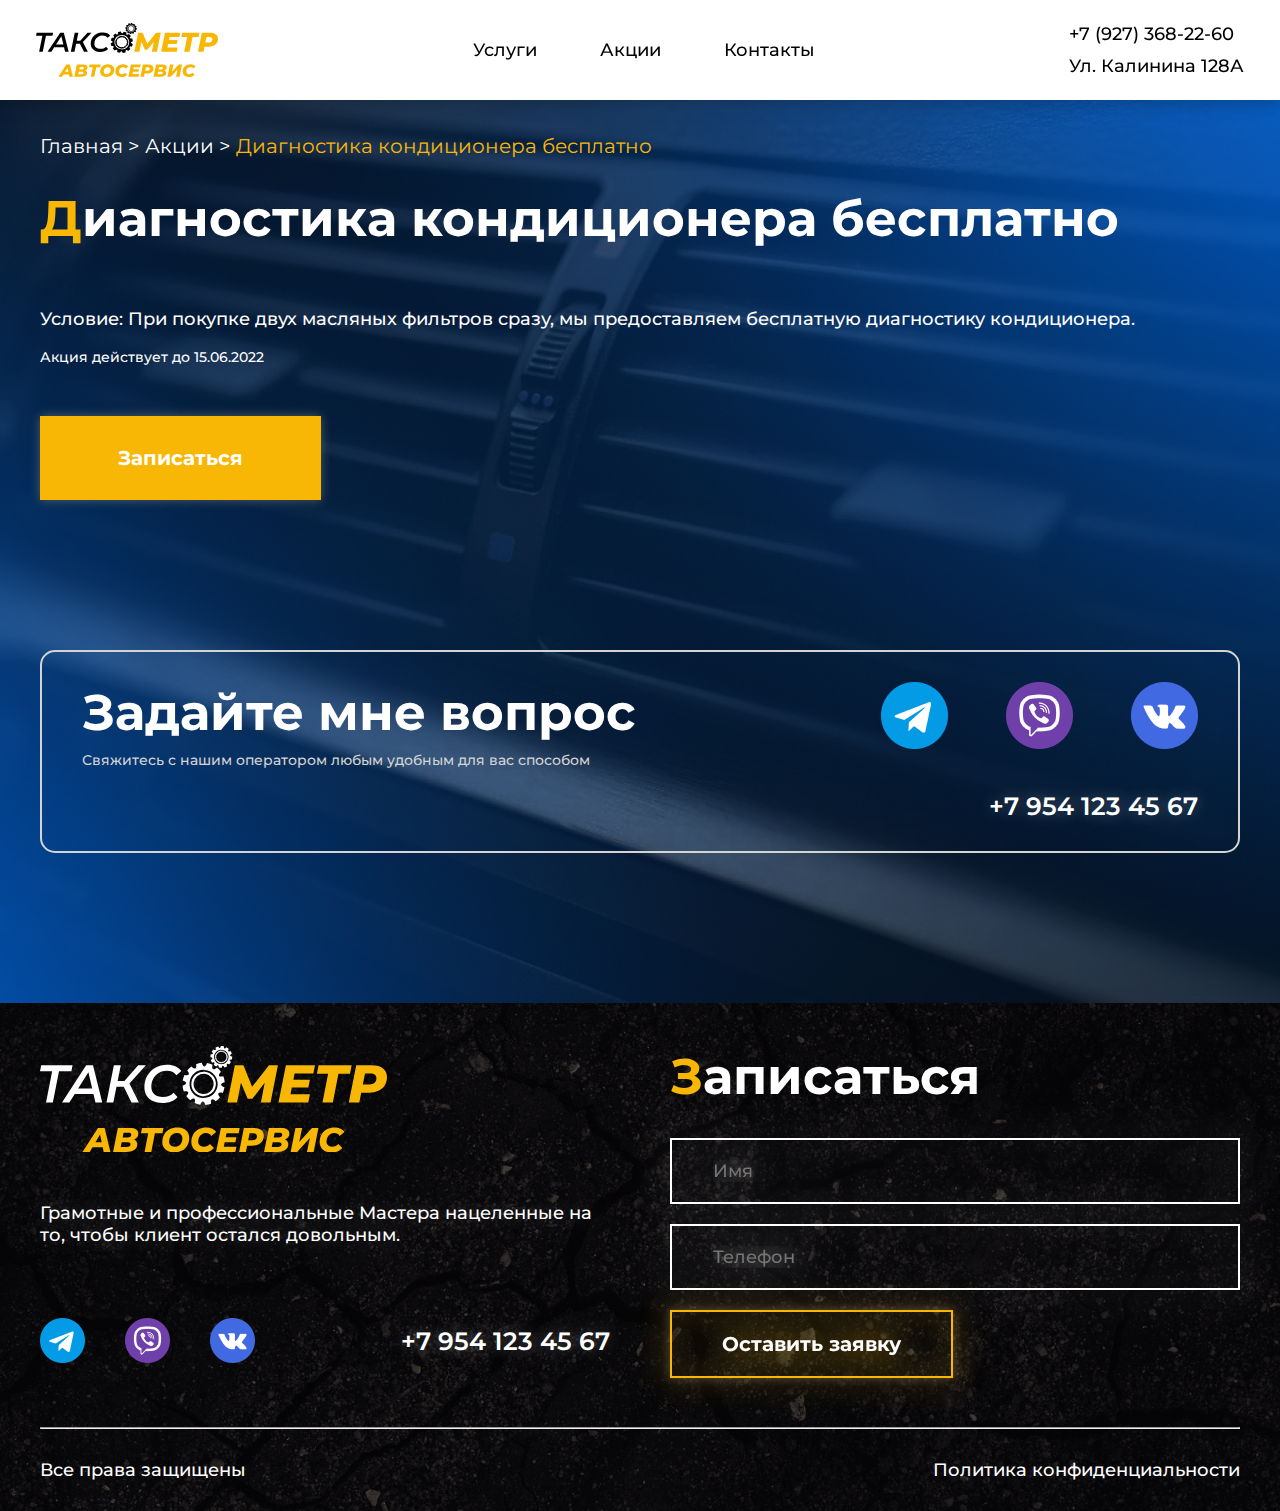
<file: promotion.html>
<!doctype html>
<html lang="ru">
<head>
    <meta charset="UTF-8">
    <meta name="viewport"
          content="width=device-width, user-scalable=no, initial-scale=1.0, maximum-scale=1.0, minimum-scale=1.0">
    <meta http-equiv="X-UA-Compatible" content="ie=edge">
    <title>Диагностика кондиционера бесплатно - Таксометр Автосервис</title>

    <!--Стили-->
    <link rel="stylesheet" href="https://cdnjs.cloudflare.com/ajax/libs/animate.css/4.1.1/animate.min.css">
    <link rel="stylesheet" href="css/slick.css">
    <link rel="stylesheet" href="css/main.css">

    <!--Скрипты-->
    <script src="js/jquery-3.6.0.min.js" defer></script>
    <script src="js/jquery.aniview.js" defer></script>
    <script src="js/slick.min.js" defer></script>
    <script src="js/imask.js" defer></script>
    <script src="js/script.js" defer></script>
</head>
<body>
    <header class="section header">
        <div class="header__container">
            <a href="index.html" class="header__logo">
                <svg viewBox="0 0 182 54" fill="none" xmlns="http://www.w3.org/2000/svg">
                    <g clip-path="url(#clip0_221_1771)">
                        <path d="M153.022 54.0004C151.747 54.0004 150.631 53.7764 149.673 53.3283C148.714 52.8802 147.972 52.2488 147.456 51.4392C146.94 50.6245 146.682 49.6926 146.682 48.6335C146.682 47.2383 147.013 45.9857 147.682 44.8706C148.351 43.7554 149.283 42.8847 150.484 42.2584C151.684 41.6321 153.053 41.3164 154.591 41.3164C155.755 41.3164 156.787 41.515 157.687 41.9173C158.588 42.3195 159.262 42.8847 159.704 43.618L157.129 45.6038C156.518 44.6516 155.592 44.1781 154.354 44.1781C153.548 44.1781 152.843 44.3614 152.227 44.728C151.616 45.0946 151.137 45.5987 150.794 46.2454C150.452 46.8921 150.284 47.6151 150.284 48.4146C150.284 49.2395 150.557 49.9014 151.11 50.4004C151.663 50.8994 152.411 51.1489 153.364 51.1489C154.565 51.1489 155.592 50.6805 156.445 49.7385L158.551 51.7396C157.866 52.539 157.066 53.1195 156.155 53.4709C155.244 53.8222 154.196 54.0004 153.022 54.0004ZM133.98 41.5608H137.493L135.96 48.7201L142.643 41.5608H146.05L143.527 53.756H140.015L141.547 46.612L134.865 53.756H131.458L133.98 41.5608ZM124.649 51.2661C125.286 51.2661 125.787 51.1438 126.145 50.8994C126.503 50.655 126.687 50.2935 126.687 49.8199C126.687 49.4737 126.555 49.214 126.292 49.046C126.029 48.8779 125.665 48.7914 125.213 48.7914H122.058L121.553 51.2661H124.649ZM123.048 44.0559L122.564 46.4083H125.123C125.76 46.4083 126.245 46.2912 126.571 46.0519C126.903 45.8126 127.066 45.4663 127.066 45.0132C127.066 44.3767 126.566 44.0559 125.571 44.0559H123.048ZM128.541 47.4675C129.083 47.7017 129.499 48.0225 129.794 48.4349C130.089 48.8474 130.236 49.3311 130.236 49.8912C130.236 51.1591 129.704 52.1164 128.635 52.7733C127.566 53.4301 126.171 53.756 124.454 53.756H117.519L120.042 41.5608H126.419C127.835 41.5608 128.92 41.8052 129.668 42.2992C130.421 42.7931 130.794 43.4958 130.794 44.4174C130.794 45.1252 130.594 45.7362 130.199 46.2556C129.804 46.775 129.246 47.1772 128.541 47.4675ZM111.321 47.8494C112.116 47.8494 112.722 47.6711 113.148 47.3096C113.575 46.9481 113.786 46.4389 113.786 45.7769C113.786 45.2779 113.612 44.9011 113.275 44.6516C112.933 44.4021 112.443 44.2748 111.806 44.2748H109.931L109.194 47.8443H111.321V47.8494ZM112.274 41.5608C113.907 41.5608 115.171 41.902 116.055 42.5894C116.945 43.2768 117.387 44.2392 117.387 45.4816C117.387 46.5051 117.135 47.3962 116.624 48.1651C116.113 48.9339 115.386 49.5246 114.444 49.9422C113.501 50.3597 112.406 50.5685 111.158 50.5685H108.636L107.988 53.756H104.423L106.945 41.5608H112.274ZM97.8247 44.229L97.4087 46.2861H103.012L102.49 48.8627H96.8716L96.4187 51.0929H103.027L102.453 53.756H92.3481L94.8705 41.5608H104.744L104.186 44.2239H97.8247V44.229ZM85.7026 54.0004C84.4282 54.0004 83.3119 53.7764 82.3535 53.3283C81.3951 52.8802 80.6526 52.2488 80.1365 51.4392C79.6205 50.6245 79.3624 49.6926 79.3624 48.6335C79.3624 47.2383 79.6942 45.9857 80.363 44.8706C81.0317 43.7554 81.9638 42.8847 83.1644 42.2584C84.365 41.6321 85.7342 41.3164 87.2718 41.3164C88.4356 41.3164 89.4677 41.515 90.3682 41.9173C91.2686 42.3195 91.9427 42.8847 92.385 43.618L89.81 45.6038C89.1991 44.6516 88.2723 44.1781 87.0349 44.1781C86.2292 44.1781 85.5235 44.3614 84.9074 44.728C84.2966 45.0946 83.8174 45.5987 83.4751 46.2454C83.1328 46.8921 82.9643 47.6151 82.9643 48.4146C82.9643 49.2395 83.2381 49.9014 83.7911 50.4004C84.344 50.8994 85.0917 51.1489 86.0449 51.1489C87.2455 51.1489 88.2723 50.6805 89.1254 49.7385L91.2318 51.7396C90.5472 52.539 89.7468 53.1195 88.8358 53.4709C87.9248 53.8222 86.8821 54.0004 85.7026 54.0004ZM70.7158 51.1438C71.511 51.1438 72.2061 50.9504 72.8064 50.5685C73.4067 50.1866 73.8701 49.6723 74.1913 49.0256C74.5178 48.3789 74.6758 47.6711 74.6758 46.8921C74.6758 46.0672 74.4125 45.4103 73.8912 44.9164C73.3699 44.4225 72.6379 44.1781 71.7006 44.1781C70.9107 44.1781 70.2103 44.3716 69.61 44.7535C69.0097 45.1354 68.5463 45.6496 68.2251 46.2963C67.8986 46.943 67.7406 47.6508 67.7406 48.4298C67.7406 49.2547 68.0039 49.9116 68.5252 50.4055C69.0518 50.8943 69.7785 51.1438 70.7158 51.1438ZM70.4104 54.0004C69.1361 54.0004 68.0302 53.7764 67.0876 53.3232C66.145 52.87 65.4183 52.2386 64.9076 51.4239C64.3968 50.6092 64.144 49.6825 64.144 48.6386C64.144 47.2434 64.4757 45.9908 65.1445 44.8757C65.8133 43.7605 66.7401 42.8898 67.9354 42.2635C69.1308 41.6372 70.4894 41.3215 72.0165 41.3215C73.2909 41.3215 74.3967 41.5455 75.3393 41.9987C76.2819 42.4519 77.0086 43.0833 77.5194 43.898C78.0302 44.7127 78.2829 45.6395 78.2829 46.6833C78.2829 48.0785 77.9512 49.3311 77.2824 50.4463C76.6136 51.5614 75.6869 52.4321 74.4915 53.0584C73.2961 53.6847 71.9375 54.0004 70.4104 54.0004ZM64.1967 44.2952H60.2683L58.3568 53.756H54.8444L56.7559 44.2952H52.954L53.5121 41.5608H64.7548L64.1967 44.2952ZM45.4448 51.2661C46.082 51.2661 46.5822 51.1438 46.9403 50.8994C47.2984 50.655 47.4827 50.2935 47.4827 49.8199C47.4827 49.4737 47.351 49.214 47.0877 49.046C46.8245 48.8779 46.4611 48.7914 46.0082 48.7914H42.854L42.3484 51.2661H45.4448ZM43.8387 44.0559L43.3542 46.4083H45.9135C46.5506 46.4083 47.0351 46.2912 47.3616 46.0519C47.6933 45.8126 47.8566 45.4663 47.8566 45.0132C47.8566 44.3767 47.3563 44.0559 46.3611 44.0559H43.8387ZM49.3363 47.4675C49.8787 47.7017 50.2947 48.0225 50.5896 48.4349C50.8845 48.8474 51.0319 49.3311 51.0319 49.8912C51.0319 51.1591 50.5001 52.1164 49.4311 52.7733C48.3621 53.4301 46.9666 53.756 45.25 53.756H38.3095L40.8319 41.5608H47.2089C48.6254 41.5608 49.7102 41.8052 50.4579 42.2992C51.2109 42.7931 51.5848 43.4958 51.5848 44.4174C51.5848 45.1252 51.3847 45.7362 50.9898 46.2556C50.5948 46.775 50.0419 47.1772 49.3363 47.4675ZM32.3485 48.8423L31.5007 44.8859L29.0889 48.8423H32.3485ZM32.8856 51.3883H27.5197L26.061 53.756H22.2959L30.3843 41.5608H33.8967L36.9404 53.756H33.3911L32.8856 51.3883Z" fill="#F8B705"/>
                        <path d="M172.622 19.5279C173.849 19.5279 174.786 19.2479 175.444 18.6928C176.102 18.1378 176.434 17.3486 176.434 16.3251C176.434 15.5562 176.171 14.9757 175.639 14.5887C175.112 14.2017 174.354 14.0083 173.369 14.0083H170.473L169.33 19.5228H172.622V19.5279ZM174.096 9.8125C176.618 9.8125 178.567 10.3421 179.941 11.4012C181.316 12.4603 182 13.9472 182 15.8668C182 17.4453 181.605 18.8252 180.815 20.0117C180.025 21.193 178.904 22.1095 177.45 22.7562C175.992 23.4029 174.301 23.7237 172.374 23.7237H168.477L167.477 28.6476H161.969L165.865 9.8125H174.096ZM162.606 14.0388H156.54L153.591 28.6476H148.167L151.116 14.0388H145.244L146.108 9.8125H163.469L162.606 14.0388ZM133.554 13.9319L132.911 17.1092H141.563L140.758 21.0911H132.074L131.379 24.5333H141.59L140.7 28.6527H125.086L128.983 9.81759H144.233L143.37 13.937H133.554V13.9319ZM124.791 9.8125L120.921 28.6476H115.855L117.856 18.6928L111.374 26.7941H108.925L105.392 18.6928L103.359 28.6476H98.2935L102.19 9.8125H106.672L111.237 20.7092L120.084 9.8125H124.791Z" fill="#F8B705"/>
                        <path d="M16.4454 12.776H9.96308L6.73509 28.6476H3.14374L6.37174 12.776H0L0.610844 9.8125H17.0878L16.4454 12.776Z" fill="black"/>
                        <path d="M46.9033 18.9882L51.8532 28.6476H47.988L43.9228 20.6838H40.1102L38.4673 28.6476H34.8496L38.7464 9.8125H42.364L40.7211 17.6999H44.2598L51.4951 9.8125H55.5551L46.9033 18.9882Z" fill="black"/>
                        <path d="M64.2123 28.9166C62.264 28.9166 60.5789 28.5805 59.1623 27.9084C57.7458 27.2363 56.6558 26.2892 55.8922 25.0722C55.1339 23.8501 54.7495 22.4549 54.7495 20.8764C54.7495 18.7582 55.2498 16.8385 56.2503 15.1175C57.2508 13.3964 58.6621 12.0368 60.4788 11.0388C62.2955 10.0408 64.3861 9.54688 66.74 9.54688C68.4303 9.54688 69.9153 9.81675 71.2054 10.3565C72.4956 10.8962 73.475 11.6753 74.1385 12.6988L71.5214 14.8221C70.4261 13.3506 68.7463 12.6173 66.4872 12.6173C64.8758 12.6173 63.454 12.9737 62.2324 13.6917C61.0054 14.4097 60.0628 15.3822 59.394 16.6094C58.7253 17.8365 58.3935 19.1859 58.3935 20.6575C58.3935 22.2564 58.9201 23.5192 59.9785 24.451C61.037 25.3828 62.5378 25.8513 64.4862 25.8513C66.7294 25.8513 68.5778 25.1231 70.0259 23.6719L72.1428 25.8767C71.216 26.9002 70.0733 27.664 68.7199 28.163C67.3666 28.6671 65.8606 28.9166 64.2123 28.9166Z" fill="black"/>
                        <path d="M27.3566 21.5443L25.3819 13.2597L20.0106 21.5443H27.3566ZM28.0253 24.2889H18.2308L15.4188 28.6476H11.5483L24.2076 9.8125H27.7989L32.6488 28.6476H29.0575L28.0253 24.2889Z" fill="black"/>
                        <path class="header__big-gear" d="M94.9968 19.5429C95.0494 18.9625 96.05 18.4838 96.8662 18.326C96.7766 17.3076 96.5397 16.3248 96.1763 15.3981C95.3654 15.5967 94.1964 15.6222 93.9278 15.057C93.675 14.5274 94.2911 13.6312 94.9178 13.0966C94.3227 12.2717 93.6118 11.5333 92.8062 10.8968C92.2059 11.462 91.2053 12.0476 90.684 11.6912C90.189 11.3551 90.2627 10.2807 90.5313 9.51183C89.6098 9.09429 88.6145 8.79387 87.5613 8.63093C87.3349 9.40999 86.7714 10.3978 86.129 10.3418C85.5287 10.2909 85.0337 9.32343 84.8705 8.53418C83.8173 8.62074 82.801 8.84988 81.8426 9.20122C82.0479 9.98538 82.0743 11.1158 81.4898 11.3755C80.9421 11.6199 80.0153 11.0241 79.4624 10.4182C78.6093 10.9936 77.8458 11.6759 77.1875 12.4601C77.772 13.0405 78.3776 14.008 78.0037 14.5172C77.6562 14.9958 76.5451 14.9246 75.7552 14.67C75.3234 15.5611 75.0127 16.5234 74.8442 17.5418C75.6499 17.7608 76.6715 18.3056 76.6135 18.9217C76.5609 19.5022 75.5604 19.9809 74.7441 20.1387C74.8337 21.1571 75.0706 22.1398 75.434 23.0666C76.2449 22.868 77.414 22.8425 77.6825 23.4077C77.9353 23.9373 77.3192 24.8335 76.6925 25.3681C77.2876 26.193 77.9985 26.9313 78.8041 27.5678C79.4045 27.0026 80.405 26.4171 80.9263 26.7786C81.4213 27.1147 81.3476 28.1891 81.079 28.9579C82.0005 29.3755 82.9958 29.6759 84.049 29.8388C84.2754 29.0598 84.8389 28.0719 85.4813 28.128C86.0816 28.1789 86.5766 29.1463 86.7399 29.9356C87.793 29.849 88.8093 29.6199 89.7677 29.2686C89.5624 28.4844 89.536 27.354 90.1206 27.0943C90.6682 26.8499 91.595 27.4456 92.1479 28.0516C93.001 27.4762 93.7646 26.7888 94.4228 26.0097C93.8383 25.4292 93.2327 24.4618 93.6013 23.9526C93.9489 23.4739 95.06 23.5452 95.8551 23.7998C96.2869 22.9087 96.5976 21.9463 96.7661 20.928C95.9604 20.7039 94.9388 20.1591 94.9968 19.5429ZM85.1285 26.3509C81.0632 25.9893 78.0669 22.5115 78.4408 18.5806C78.8147 14.6496 82.4113 11.7523 86.4766 12.1138C90.5418 12.4753 93.5381 15.9531 93.1642 19.8841C92.7956 23.8151 89.1938 26.7124 85.1285 26.3509Z" fill="black"/>
                        <path d="M86.3188 13.7943C89.4204 14.0692 91.7111 16.7323 91.4267 19.7315C91.1423 22.7306 88.3883 24.9456 85.2867 24.6706C82.1851 24.3957 79.8944 21.7326 80.1787 18.7334C80.4631 15.7394 83.2172 13.5193 86.3188 13.7943ZM86.3556 13.3665C83.0065 13.0712 80.0418 15.4542 79.7311 18.6978C79.4257 21.9363 81.8902 24.803 85.2445 25.1035C88.5937 25.3988 91.5584 23.0158 91.869 19.7722C92.1745 16.5286 89.71 13.6619 86.3556 13.3665Z" fill="#FEFEFE"/>
                        <path d="M86.3188 13.7943C89.4204 14.0692 91.7111 16.7323 91.4267 19.7315C91.1423 22.7306 88.3883 24.9456 85.2867 24.6706C82.1851 24.3957 79.8944 21.7326 80.1787 18.7334C80.4631 15.7394 83.2172 13.5193 86.3188 13.7943ZM86.3556 13.3665C83.0065 13.0712 80.0418 15.4542 79.7311 18.6978C79.4257 21.9363 81.8902 24.803 85.2445 25.1035C88.5937 25.3988 91.5584 23.0158 91.869 19.7722C92.1745 16.5286 89.71 13.6619 86.3556 13.3665Z" stroke="black" stroke-miterlimit="10"/>
                        <path class="header__small-gear" d="M99.7676 4.77112C99.736 4.4707 100.189 4.13463 100.584 3.97169C100.431 3.46759 100.21 2.99404 99.9255 2.56122C99.5359 2.74453 98.9513 2.87183 98.7512 2.61214C98.5669 2.36773 98.7828 1.85854 99.0409 1.52756C98.6565 1.17112 98.2141 0.865608 97.7402 0.626287C97.498 0.972539 97.0556 1.36462 96.7502 1.23732C96.4658 1.11511 96.3869 0.565184 96.4395 0.152737C95.9287 0.0356222 95.3969 -0.0203891 94.8492 0.00507062C94.8176 0.422609 94.6386 0.977631 94.3068 1.01327C93.9961 1.04383 93.6486 0.605919 93.4801 0.224024C92.9588 0.37169 92.469 0.585552 92.0214 0.860516C92.211 1.23732 92.3426 1.80252 92.0741 1.99602C91.8213 2.17424 91.2947 1.96547 90.9524 1.71596C90.5838 2.08767 90.2679 2.5103 90.0204 2.97367C90.3785 3.2079 90.7839 3.63562 90.6523 3.93095C90.5259 4.20592 89.9572 4.2823 89.5307 4.23138C89.4043 4.7253 89.3516 5.23958 89.3727 5.76914C89.8045 5.7997 90.3785 5.97282 90.4153 6.28852C90.4469 6.58895 89.994 6.92501 89.5991 7.08795C89.7518 7.59206 89.973 8.06561 90.2573 8.49842C90.647 8.31511 91.2315 8.18781 91.4264 8.4475C91.6107 8.69192 91.3948 9.20111 91.1368 9.53209C91.5212 9.88852 91.9635 10.194 92.4374 10.4334C92.6797 10.0871 93.122 9.69503 93.4274 9.82233C93.7118 9.94453 93.7908 10.4945 93.7381 10.9069C94.2489 11.0291 94.7808 11.08 95.3284 11.0597C95.36 10.6421 95.539 10.0871 95.8708 10.0515C96.1815 10.0209 96.529 10.4588 96.6975 10.8407C97.2189 10.693 97.7086 10.4792 98.1562 10.2042C97.9666 9.82742 97.835 9.26221 98.1035 9.06872C98.3563 8.8905 98.8829 9.09927 99.2252 9.34878C99.5938 8.97707 99.9097 8.54934 100.157 8.09107C99.7992 7.85684 99.3937 7.42912 99.5253 7.13378C99.6517 6.85882 100.22 6.78244 100.647 6.83336C100.773 6.33944 100.826 5.82515 100.805 5.29559C100.378 5.26504 99.8044 5.09192 99.7676 4.77112ZM95.5127 9.18583C93.4222 9.40479 91.5422 7.94849 91.3105 5.92699C91.0841 3.90549 92.5901 2.08767 94.6807 1.86363C96.7713 1.64467 98.6512 3.10097 98.8829 5.12247C99.1093 7.14906 97.6033 8.96688 95.5127 9.18583Z" fill="black"/>
                        <path d="M94.781 2.73952C96.3766 2.57149 97.8142 3.68662 97.9879 5.22948C98.1617 6.77234 97.0085 8.16244 95.4129 8.33047C93.8174 8.49851 92.3798 7.38337 92.206 5.84051C92.0322 4.29766 93.1854 2.90756 94.781 2.73952ZM94.7547 2.51548C93.0327 2.69879 91.79 4.19582 91.9796 5.86088C92.1691 7.52594 93.7173 8.72764 95.4392 8.54433C97.1612 8.36102 98.4039 6.86399 98.2144 5.19893C98.0301 3.53896 96.4819 2.33217 94.7547 2.51548Z" fill="#FEFEFE"/>
                        <path d="M94.781 2.73952C96.3766 2.57149 97.8142 3.68662 97.9879 5.22948C98.1617 6.77234 97.0085 8.16244 95.4129 8.33047C93.8174 8.49851 92.3798 7.38337 92.206 5.84051C92.0322 4.29766 93.1854 2.90756 94.781 2.73952ZM94.7547 2.51548C93.0327 2.69879 91.79 4.19582 91.9796 5.86088C92.1691 7.52594 93.7173 8.72764 95.4392 8.54433C97.1612 8.36102 98.4039 6.86399 98.2144 5.19893C98.0301 3.53896 96.4819 2.33217 94.7547 2.51548Z" stroke="black" stroke-width="0.5" stroke-miterlimit="10"/>
                    </g>
                    <defs>
                        <clipPath id="clip0_221_1771">
                            <rect width="182" height="54" fill="white"/>
                        </clipPath>
                    </defs>
                </svg>
            </a>
            <nav class="header__nav">
                <a href="services.html" class="header__link">Услуги</a>
                <a href="promotions.html" class="header__link">Акции</a>
                <a href="contacts.html" class="header__link">Контакты</a>
            </nav>
            <div class="header__contacts">
                <a href="+7 (927) 368-22-60" class="header__phone">+7 (927) 368-22-60</a>
                <span class="header__address">Ул. Калинина 128А</span>
            </div>
            <button class="header__burger">
                <div></div>
                <div></div>
                <div></div>
            </button>
        </div>
    </header>
    <main class="main promotion-page">
        <section class="section breadcrumbs">
            <div class="container breadcrumbs__container">
                <a href="index.html"><span>Главная</span></a>
                <a href="promotions.html"><span>Акции</span></a>
                <span class="breadcrumbs__current">Диагностика кондиционера бесплатно</span>
            </div>
        </section>

        <section class="section promotion">
            <div class="container promotion__container">
                <h1 class="section__h2 promotion__h2">Диагностика кондиционера бесплатно</h1>
                <p class="promotion__description aniview" data-av-animation="animate__fadeInUp">
                    Условие: При покупке двух масляных фильтров сразу, мы предоставляем бесплатную диагностику кондиционера.
                </p>
                <p class="promotion__date aniview" data-av-animation="animate__fadeInUp">Акция действует до 15.06.2022</p>
                <button class="btn btn--filled promotion__btn aniview" data-av-animation="animate__fadeInUp">Записаться</button>
            </div>
        </section>

        <section class="section question">
            <div class="container question__container">
                <div class="question__wrapper aniview" data-av-animation="animate__fadeInUp">
                    <div class="question__info">
                        <h2 class="question__h2">Задайте мне вопрос</h2>
                        <p class="question__description">Свяжитесь с нашим оператором любым удобным для вас способом</p>
                    </div>
                    <div class="question__contacts">
                        <div class="question__socials">
                            <a href="#">
                                <img src="img/question_telegram.png" alt="Телеграм">
                            </a>
                            <a href="#">
                                <img src="img/question_viber.png" alt="Viber">
                            </a>
                            <a href="#">
                                <img src="img/question_vk.png" alt="ВКонтакте">
                            </a>
                        </div>
                        <a href="tel:+7 954 123 45 67" class="question__phone">+7 954 123 45 67</a>
                    </div>
                </div>
            </div>
        </section>

        <div class="mobile-nav" style="display: none;">
            <button class="mobile-nav__close"></button>
            <a href="index.html" class="mobile-nav__link">Главная</a>
            <a href="services.html" class="mobile-nav__link">Услуги</a>
            <a href="promotions.html" class="mobile-nav__link">Акции</a>
            <a href="contacts.html" class="mobile-nav__link">Контакты</a>
            <a href="+7 (927) 368-22-60" class="mobile-nav__phone">+7 (927) 368-22-60</a>
            <span class="mobile-nav__address">Ул. Калинина 128А</span>
        </div>

        <div class="modal" style="display: none;">
            <div class="modal__outside"></div>
            <form class="modal__body">
                <h2 class="section__h2 modal__h2">Записаться</h2>
                <input type="text" name="name" placeholder="Имя">
                <input type="text" name="phone" placeholder="Телефон">
                <button type="submit" class="btn btn--filled modal__btn">Оставить заявку</button>
            </form>
        </div>
    </main>
    <footer class="section footer">
        <div class="container footer__container">
            <div class="footer__main">
                <div class="footer__info">
                    <a href="index.html" class="footer__logo">
                        <svg viewBox="0 0 603 185" fill="none" xmlns="http://www.w3.org/2000/svg">
                            <g clip-path="url(#clip0_157_2)">
                                <path d="M506.99 185C502.767 185 499.069 184.232 495.893 182.697C492.718 181.162 490.258 178.999 488.548 176.225C486.838 173.434 485.984 170.242 485.984 166.613C485.984 161.833 487.083 157.542 489.298 153.722C491.514 149.901 494.602 146.918 498.58 144.773C502.558 142.627 507.094 141.545 512.189 141.545C516.045 141.545 519.464 142.226 522.448 143.604C525.431 144.982 527.664 146.918 529.13 149.43L520.598 156.234C518.574 152.972 515.504 151.349 511.404 151.349C508.734 151.349 506.396 151.977 504.355 153.233C502.331 154.489 500.744 156.216 499.61 158.432C498.475 160.647 497.917 163.124 497.917 165.863C497.917 168.689 498.824 170.957 500.656 172.667C502.488 174.376 504.966 175.231 508.124 175.231C512.102 175.231 515.504 173.626 518.33 170.399L525.309 177.255C523.041 179.993 520.389 181.982 517.371 183.186C514.352 184.389 510.88 185 506.99 185ZM443.902 142.383H455.539L450.462 166.91L472.602 142.383H483.89L475.533 184.163H463.896L468.973 159.688L446.833 184.163H435.545L443.902 142.383ZM412.986 175.632C415.097 175.632 416.754 175.213 417.941 174.376C419.127 173.539 419.738 172.3 419.738 170.678C419.738 169.492 419.301 168.602 418.429 168.026C417.557 167.451 416.353 167.154 414.852 167.154H404.402L402.727 175.632H412.986ZM407.682 150.931L406.077 158.99H414.556C416.667 158.99 418.272 158.589 419.354 157.769C420.453 156.949 420.994 155.763 420.994 154.21C420.994 152.03 419.336 150.931 416.039 150.931H407.682ZM425.879 162.618C427.676 163.421 429.054 164.52 430.031 165.933C431.008 167.346 431.497 169.003 431.497 170.922C431.497 175.266 429.735 178.545 426.193 180.796C422.651 183.046 418.028 184.163 412.34 184.163H389.363L397.72 142.383H418.848C423.541 142.383 427.135 143.22 429.613 144.912C432.107 146.604 433.346 149.012 433.346 152.169C433.346 154.594 432.683 156.687 431.375 158.467C430.049 160.246 428.217 161.624 425.879 162.618ZM368.828 163.927C371.462 163.927 373.468 163.316 374.882 162.078C376.295 160.839 376.993 159.095 376.993 156.827C376.993 155.117 376.417 153.826 375.3 152.972C374.166 152.117 372.544 151.681 370.433 151.681H364.222L361.779 163.909H368.828V163.927ZM371.985 142.383C377.394 142.383 381.581 143.552 384.512 145.907C387.461 148.262 388.926 151.559 388.926 155.815C388.926 159.321 388.089 162.374 386.397 165.008C384.704 167.643 382.297 169.666 379.174 171.097C376.051 172.527 372.422 173.242 368.287 173.242H359.93L357.784 184.163H345.972L354.329 142.383H371.985ZM324.111 151.524L322.733 158.571H341.296L339.569 167.398H320.953L319.453 175.039H341.349L339.447 184.163H305.966L314.323 142.383H347.036L345.187 151.506H324.111V151.524ZM283.948 185C279.726 185 276.027 184.232 272.852 182.697C269.677 181.162 267.217 178.999 265.507 176.225C263.797 173.434 262.942 170.242 262.942 166.613C262.942 161.833 264.041 157.542 266.257 153.722C268.473 149.901 271.561 146.918 275.539 144.773C279.517 142.627 284.053 141.545 289.148 141.545C293.003 141.545 296.423 142.226 299.406 143.604C302.39 144.982 304.623 146.918 306.088 149.43L297.557 156.234C295.533 152.972 292.462 151.349 288.362 151.349C285.693 151.349 283.355 151.977 281.314 153.233C279.29 154.489 277.702 156.216 276.568 158.432C275.434 160.647 274.876 163.124 274.876 165.863C274.876 168.689 275.783 170.957 277.615 172.667C279.447 174.376 281.924 175.231 285.082 175.231C289.06 175.231 292.462 173.626 295.289 170.399L302.268 177.255C299.999 179.993 297.348 181.982 294.329 183.186C291.311 184.389 287.856 185 283.948 185ZM234.294 175.213C236.929 175.213 239.232 174.551 241.221 173.242C243.21 171.934 244.745 170.172 245.809 167.957C246.891 165.741 247.415 163.316 247.415 160.647C247.415 157.821 246.542 155.571 244.815 153.879C243.088 152.187 240.663 151.349 237.557 151.349C234.94 151.349 232.62 152.012 230.631 153.321C228.642 154.629 227.106 156.391 226.042 158.606C224.96 160.822 224.437 163.246 224.437 165.916C224.437 168.742 225.309 170.992 227.037 172.684C228.781 174.359 231.189 175.213 234.294 175.213ZM233.283 185C229.06 185 225.396 184.232 222.274 182.68C219.151 181.127 216.743 178.964 215.05 176.173C213.358 173.382 212.521 170.207 212.521 166.631C212.521 161.851 213.62 157.56 215.836 153.739C218.051 149.919 221.122 146.936 225.082 144.79C229.043 142.644 233.544 141.563 238.604 141.563C242.826 141.563 246.49 142.33 249.613 143.883C252.736 145.436 255.144 147.599 256.836 150.39C258.528 153.181 259.366 156.356 259.366 159.932C259.366 164.712 258.266 169.003 256.051 172.824C253.835 176.644 250.764 179.627 246.804 181.773C242.843 183.918 238.342 185 233.283 185ZM212.695 151.75H199.68L193.347 184.163H181.709L188.043 151.75H175.446L177.295 142.383H214.545L212.695 151.75ZM150.567 175.632C152.678 175.632 154.335 175.213 155.522 174.376C156.708 173.539 157.319 172.3 157.319 170.678C157.319 169.492 156.882 168.602 156.01 168.026C155.138 167.451 153.934 167.154 152.434 167.154H141.983L140.308 175.632H150.567ZM145.245 150.931L143.64 158.99H152.119C154.231 158.99 155.836 158.589 156.917 157.769C158.017 156.949 158.557 155.763 158.557 154.21C158.557 152.03 156.9 150.931 153.602 150.931H145.245ZM163.46 162.618C165.257 163.421 166.635 164.52 167.612 165.933C168.589 167.346 169.078 169.003 169.078 170.922C169.078 175.266 167.316 178.545 163.774 180.796C160.232 183.046 155.609 184.163 149.921 184.163H126.926L135.283 142.383H156.411C161.105 142.383 164.699 143.22 167.176 144.912C169.671 146.604 170.91 149.012 170.91 152.169C170.91 154.594 170.247 156.687 168.938 158.467C167.63 160.246 165.798 161.624 163.46 162.618ZM107.176 167.329L104.367 153.774L96.3766 167.329H107.176ZM108.956 176.051H91.1774L86.3447 184.163H73.8701L100.669 142.383H112.306L122.39 184.163H110.631L108.956 176.051Z" fill="#F8B705"/>
                                <path d="M571.927 66.9C575.992 66.9 579.098 65.9406 581.279 64.0391C583.46 62.1376 584.559 59.4337 584.559 55.9274C584.559 53.2932 583.686 51.3045 581.924 49.9788C580.18 48.653 577.667 47.9901 574.405 47.9901H564.809L561.023 66.8826H571.927V66.9ZM576.812 33.6157C585.169 33.6157 591.625 35.43 596.178 39.0584C600.732 42.6869 603 47.7807 603 54.3574C603 59.7652 601.692 64.4927 599.075 68.5573C596.457 72.6044 592.741 75.7444 587.926 77.9599C583.093 80.1754 577.493 81.2744 571.107 81.2744H558.196L554.882 98.1433H536.632L549.543 33.6157H576.812ZM538.743 48.0947H518.644L508.874 98.1433H490.904L500.674 48.0947H481.221L484.082 33.6157H541.604L538.743 48.0947ZM442.489 47.7284L440.36 58.6138H469.025L466.356 72.2555H437.586L435.283 84.0481H469.113L466.164 98.1433H414.434L427.345 33.6157H477.871L475.01 47.7284H442.489ZM413.457 33.6157L400.633 98.1433H383.849L390.479 64.0391L369.002 91.7935H360.889L349.182 64.0391L342.448 98.1433H325.664L338.575 33.6157H353.422L368.549 70.9472L397.859 33.6157H413.457Z" fill="#F8B705"/>
                                <path d="M54.4867 43.7685H33.0095L22.3146 98.1433H10.4158L21.1108 43.7685H0L2.02384 33.6157H56.6152L54.4867 43.7685Z" fill="#FEFEFE"/>
                                <path d="M155.4 65.0509L171.8 98.1433H158.994L145.525 70.8599H132.893L127.45 98.1433H115.464L128.375 33.6157H140.361L134.917 60.6374H146.642L170.614 33.6157H184.065L155.4 65.0509Z" fill="#FEFEFE"/>
                                <path d="M212.748 99.0677C206.292 99.0677 200.709 97.9164 196.016 95.6137C191.323 93.311 187.711 90.0663 185.181 85.8971C182.669 81.7104 181.396 76.9306 181.396 71.5227C181.396 64.2658 183.053 57.6892 186.368 51.7929C189.683 45.8966 194.359 41.2389 200.378 37.8198C206.397 34.4006 213.323 32.7085 221.122 32.7085C226.723 32.7085 231.643 33.6331 235.917 35.4822C240.192 37.3313 243.437 40.0003 245.635 43.5067L236.964 50.7811C233.335 45.7396 227.769 43.2276 220.285 43.2276C214.946 43.2276 210.235 44.4487 206.188 46.9084C202.122 49.3681 198.999 52.7 196.784 56.9042C194.568 61.1083 193.469 65.7311 193.469 70.7726C193.469 76.2502 195.213 80.5765 198.72 83.7688C202.227 86.9612 207.199 88.5661 213.655 88.5661C221.087 88.5661 227.211 86.0715 232.009 81.0998L239.023 88.6533C235.952 92.1597 232.166 94.7764 227.682 96.486C223.198 98.213 218.208 99.0677 212.748 99.0677Z" fill="#FEFEFE"/>
                                <path d="M90.6368 73.8081L84.0943 45.4257L66.2984 73.8081H90.6368ZM92.8526 83.2107H60.4014L51.0847 98.1433H38.2612L80.2036 33.6157H92.1024L108.171 98.1433H96.2722L92.8526 83.2107Z" fill="#FEFEFE"/>
                                <path class="footer__big-gear" d="M314.742 66.9525C314.917 64.9638 318.232 63.3241 320.936 62.7833C320.639 59.2944 319.854 55.9275 318.651 52.7526C315.964 53.433 312.09 53.5202 311.201 51.5838C310.363 49.7696 312.405 46.6993 314.481 44.8677C312.509 42.0416 310.154 39.5122 307.485 37.3316C305.496 39.2679 302.181 41.2741 300.453 40.053C298.813 38.9016 299.058 35.2208 299.947 32.5867C296.894 31.1562 293.597 30.127 290.107 29.5688C289.357 32.2378 287.49 35.622 285.362 35.4301C283.373 35.2557 281.733 31.9412 281.192 29.2373C277.703 29.5339 274.335 30.3189 271.16 31.5225C271.84 34.209 271.928 38.0817 269.991 38.9714C268.177 39.8087 265.106 37.7677 263.274 35.6918C260.448 37.663 257.918 40.0006 255.737 42.6871C257.674 44.6758 259.68 47.9902 258.441 49.7347C257.29 51.3745 253.608 51.1303 250.991 50.258C249.561 53.3109 248.531 56.6079 247.973 60.0968C250.642 60.8469 254.027 62.7135 253.835 64.8243C253.661 66.813 250.346 68.4528 247.642 68.9935C247.938 72.4825 248.723 75.8493 249.927 79.0242C252.614 78.3439 256.487 78.2566 257.377 80.193C258.214 82.0072 256.173 85.0775 254.097 86.9091C256.068 89.7352 258.424 92.2646 261.093 94.4452C263.082 92.5089 266.397 90.5027 268.124 91.7413C269.764 92.8927 269.52 96.5735 268.63 99.2076C271.683 100.638 274.981 101.667 278.47 102.226C279.221 99.5565 281.087 96.1722 283.216 96.3641C285.205 96.5386 286.845 99.853 287.386 102.557C290.875 102.26 294.242 101.475 297.418 100.272C296.737 97.5853 296.65 93.7125 298.587 92.8229C300.401 91.9855 303.472 94.0266 305.304 96.1025C308.13 94.1312 310.66 91.7762 312.841 89.1072C310.904 87.1185 308.898 83.804 310.119 82.0596C311.27 80.4198 314.952 80.664 317.586 81.5362C319.017 78.4834 320.046 75.1864 320.605 71.6975C317.935 70.9299 314.55 69.0633 314.742 66.9525ZM282.047 90.276C268.578 89.0374 258.651 77.1227 259.889 63.6555C261.128 50.1883 273.044 40.2623 286.513 41.5009C299.982 42.7394 309.91 54.6541 308.671 68.1213C307.45 81.5885 295.516 91.5145 282.047 90.276Z" fill="#FEFEFE"/>
                                <path d="M285.99 47.2576C296.266 48.1996 303.856 57.3231 302.913 67.598C301.971 77.8729 292.847 85.4613 282.57 84.5193C272.294 83.5773 264.705 74.4538 265.647 64.1789C266.589 53.9215 275.714 46.3331 285.99 47.2576ZM286.112 45.7923C275.016 44.7805 265.193 52.9446 264.164 64.0568C263.152 75.1515 271.317 84.9728 282.431 86.0021C293.527 87.0139 303.35 78.8498 304.379 67.7376C305.391 56.6428 297.226 46.8041 286.112 45.7923Z" fill="#FEFEFE"/>
                                <path d="M285.99 47.2576C296.266 48.1996 303.856 57.3231 302.913 67.598C301.971 77.8729 292.847 85.4613 282.57 84.5193C272.294 83.5773 264.705 74.4538 265.647 64.1789C266.589 53.9215 275.714 46.3331 285.99 47.2576ZM286.112 45.7923C275.016 44.7805 265.193 52.9446 264.164 64.0568C263.152 75.1515 271.317 84.9728 282.431 86.0021C293.527 87.0139 303.35 78.8498 304.379 67.7376C305.391 56.6428 297.226 46.8041 286.112 45.7923Z" stroke="#FEFEFE" stroke-width="2.2569" stroke-miterlimit="10"/>
                                <path class="footer__small-gear" d="M330.549 16.3454C330.444 15.3162 331.945 14.1649 333.253 13.6066C332.747 11.8796 332.014 10.2573 331.072 8.77449C329.781 9.4025 327.845 9.83861 327.182 8.94894C326.571 8.1116 327.286 6.36713 328.141 5.23323C326.868 4.01211 325.402 2.96544 323.832 2.14554C323.029 3.33177 321.564 4.67501 320.552 4.23889C319.61 3.82022 319.348 1.93621 319.522 0.523193C317.83 0.121967 316.068 -0.0699238 314.253 0.0172992C314.149 1.44776 313.556 3.34922 312.456 3.47133C311.427 3.576 310.276 2.07576 309.717 0.767417C307.99 1.27331 306.367 2.00598 304.884 2.94799C305.513 4.23889 305.949 6.17524 305.059 6.83814C304.222 7.4487 302.477 6.73347 301.343 5.87868C300.121 7.15214 299.075 8.60004 298.255 10.1875C299.441 10.99 300.784 12.4553 300.348 13.4671C299.93 14.4091 298.045 14.6708 296.632 14.4963C296.213 16.1884 296.039 17.9503 296.109 19.7646C297.539 19.8693 299.441 20.4624 299.563 21.5614C299.668 22.5906 298.167 23.742 296.859 24.3002C297.365 26.0272 298.098 27.6496 299.04 29.1323C300.331 28.5043 302.267 28.0682 302.913 28.9579C303.524 29.7952 302.808 31.5397 301.953 32.6736C303.227 33.8947 304.693 34.9414 306.263 35.7613C307.065 34.5751 308.531 33.2318 309.543 33.6679C310.485 34.0866 310.747 35.9706 310.572 37.3836C312.265 37.8023 314.027 37.9768 315.841 37.907C315.946 36.4765 316.539 34.5751 317.638 34.4529C318.668 34.3483 319.819 35.8485 320.377 37.1569C322.105 36.651 323.727 35.9183 325.21 34.9763C324.582 33.6854 324.146 31.749 325.036 31.0861C325.873 30.4756 327.618 31.1908 328.752 32.0456C329.973 30.7721 331.02 29.3068 331.84 27.7368C330.654 26.9343 329.31 25.469 329.746 24.4572C330.165 23.5152 332.049 23.2535 333.463 23.428C333.881 21.7358 334.056 19.9739 333.986 18.1597C332.573 18.0376 330.671 17.4445 330.549 16.3454ZM316.452 31.4699C309.525 32.22 303.297 27.2309 302.529 20.3054C301.779 13.3799 306.769 7.15214 313.695 6.38458C320.622 5.63446 326.85 10.6236 327.618 17.5491C328.368 24.4921 323.378 30.7198 316.452 31.4699Z" fill="#FEFEFE"/>
                                <path d="M314.027 9.3852C319.313 8.80953 324.076 12.6299 324.652 17.9156C325.228 23.2013 321.407 27.9637 316.12 28.5394C310.834 29.115 306.071 25.2947 305.495 20.009C304.92 14.7232 308.758 9.96087 314.027 9.3852ZM313.957 8.61764C308.252 9.24564 304.134 14.3744 304.763 20.0787C305.391 25.7831 310.52 29.9001 316.225 29.272C321.93 28.644 326.048 23.5153 325.42 17.8109C324.792 12.124 319.662 8.00708 313.957 8.61764Z" fill="#FEFEFE"/>
                                <path d="M314.027 9.3852C319.313 8.80953 324.076 12.6299 324.652 17.9156C325.228 23.2013 321.407 27.9637 316.12 28.5394C310.834 29.115 306.071 25.2947 305.495 20.009C304.92 14.7232 308.758 9.96087 314.027 9.3852ZM313.957 8.61764C308.252 9.24564 304.134 14.3744 304.763 20.0787C305.391 25.7831 310.52 29.9001 316.225 29.272C321.93 28.644 326.048 23.5153 325.42 17.8109C324.792 12.124 319.662 8.00708 313.957 8.61764Z" stroke="#FEFEFE" stroke-width="1.1622" stroke-miterlimit="10"/>
                            </g>
                            <defs>
                                <clipPath id="clip0_157_2">
                                    <rect width="603" height="185" fill="white"/>
                                </clipPath>
                            </defs>
                        </svg>
                    </a>
                    <p class="footer__slogan">
                        Грамотные и профессиональные Мастера нацеленные на то, чтобы клиент остался довольным.
                    </p>
                    <div class="footer__contacts">
                        <div class="footer__socials">
                            <a href="#">
                                <img src="img/footer_telegram.png" alt="Телеграм">
                            </a>
                            <a href="#">
                                <img src="img/footer_viber.png" alt="Viber">
                            </a>
                            <a href="#">
                                <img src="img/footer_vk.png" alt="ВКонтакте">
                            </a>
                        </div>
                        <a href="tel:+7 954 123 45 67" class="footer__phone">+7 954 123 45 67</a>
                    </div>
                </div>
                <form class="footer__form">
                    <h2 class="section__h2 footer__h2">Записаться</h2>
                    <input type="text" class="footer__input" name="name" placeholder="Имя" required>
                    <input type="text" class="footer__input" name="phone" placeholder="Телефон" required>
                    <button type="submit" class="btn btn--outline footer__btn">Оставить заявку</button>
                </form>
            </div>
            <hr class="footer__hr">
            <div class="footer__bottom">
                <span>Все права защищены</span>
                <a href="policy.html">Политика конфиденциальности</a>
            </div>
        </div>
    </footer>
</body>
</html>
</file>
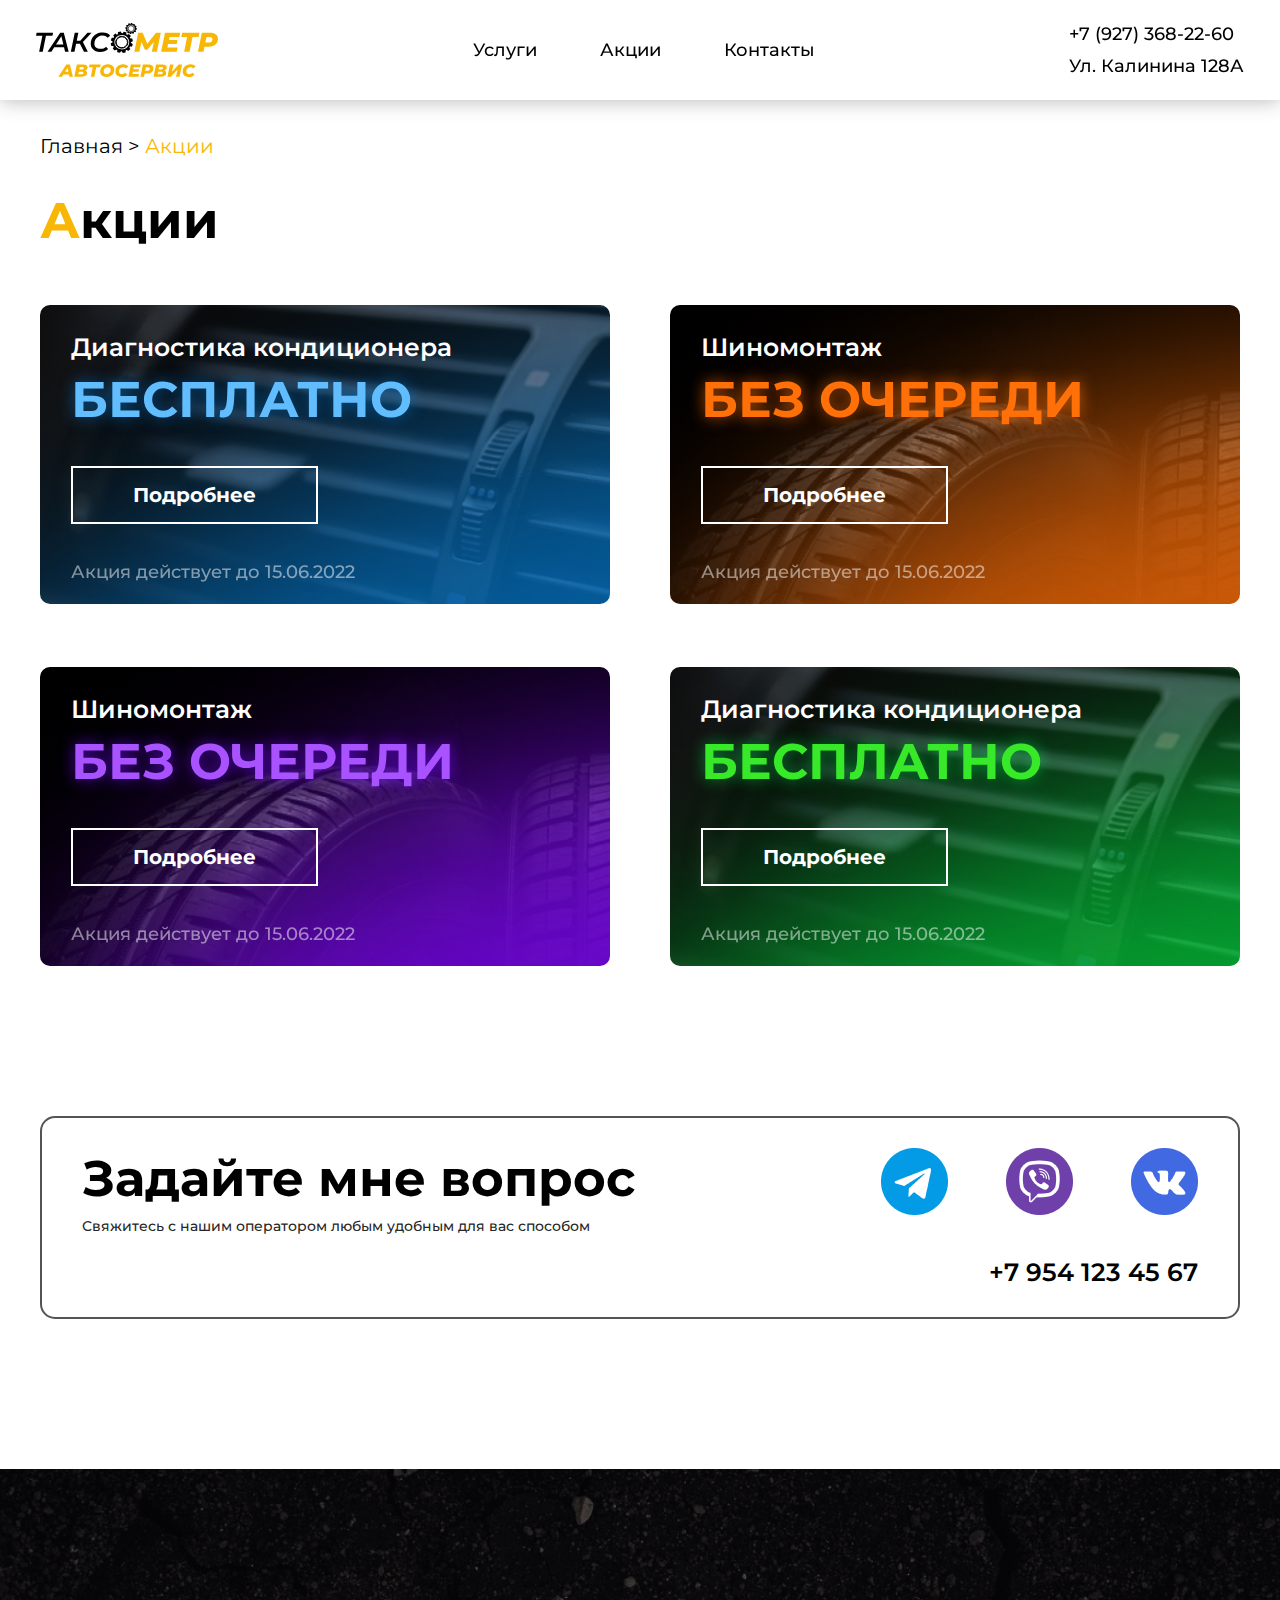
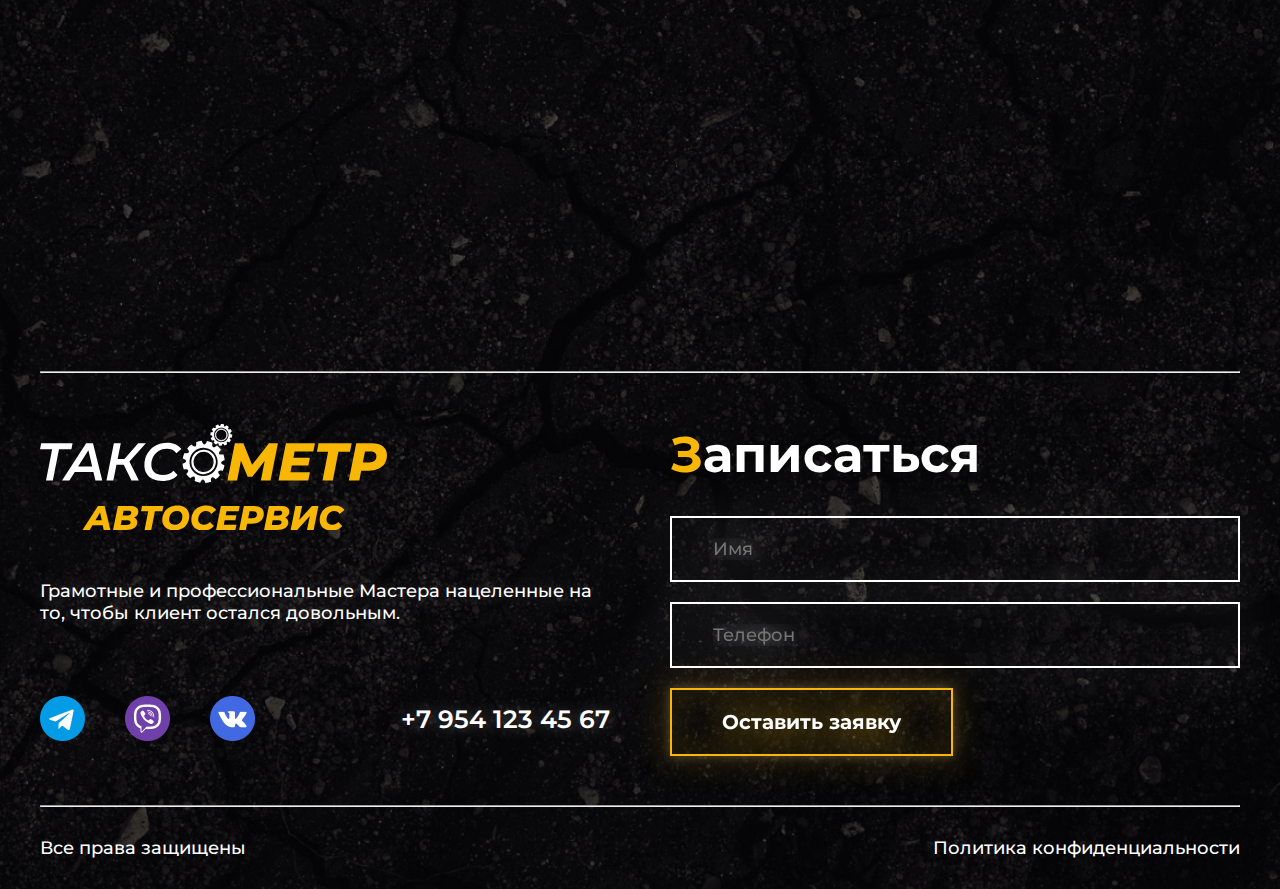
<file: promotions.html>
<!doctype html>
<html lang="ru">
<head>
    <meta charset="UTF-8">
    <meta name="viewport"
          content="width=device-width, user-scalable=no, initial-scale=1.0, maximum-scale=1.0, minimum-scale=1.0">
    <meta http-equiv="X-UA-Compatible" content="ie=edge">
    <title>Акции - Таксометр Автосервис</title>

    <!--Стили-->
    <link rel="stylesheet" href="https://cdnjs.cloudflare.com/ajax/libs/animate.css/4.1.1/animate.min.css">
    <link rel="stylesheet" href="css/slick.css">
    <link rel="stylesheet" href="css/main.css">

    <!--Скрипты-->
    <script src="js/jquery-3.6.0.min.js" defer></script>
    <script src="js/jquery.aniview.js" defer></script>
    <script src="js/slick.min.js" defer></script>
    <script src="js/imask.js" defer></script>
    <script src="js/script.js" defer></script>
</head>
<body>
    <header class="section header">
        <div class="header__container">
            <a href="index.html" class="header__logo">
                <svg viewBox="0 0 182 54" fill="none" xmlns="http://www.w3.org/2000/svg">
                    <g clip-path="url(#clip0_221_1771)">
                        <path d="M153.022 54.0004C151.747 54.0004 150.631 53.7764 149.673 53.3283C148.714 52.8802 147.972 52.2488 147.456 51.4392C146.94 50.6245 146.682 49.6926 146.682 48.6335C146.682 47.2383 147.013 45.9857 147.682 44.8706C148.351 43.7554 149.283 42.8847 150.484 42.2584C151.684 41.6321 153.053 41.3164 154.591 41.3164C155.755 41.3164 156.787 41.515 157.687 41.9173C158.588 42.3195 159.262 42.8847 159.704 43.618L157.129 45.6038C156.518 44.6516 155.592 44.1781 154.354 44.1781C153.548 44.1781 152.843 44.3614 152.227 44.728C151.616 45.0946 151.137 45.5987 150.794 46.2454C150.452 46.8921 150.284 47.6151 150.284 48.4146C150.284 49.2395 150.557 49.9014 151.11 50.4004C151.663 50.8994 152.411 51.1489 153.364 51.1489C154.565 51.1489 155.592 50.6805 156.445 49.7385L158.551 51.7396C157.866 52.539 157.066 53.1195 156.155 53.4709C155.244 53.8222 154.196 54.0004 153.022 54.0004ZM133.98 41.5608H137.493L135.96 48.7201L142.643 41.5608H146.05L143.527 53.756H140.015L141.547 46.612L134.865 53.756H131.458L133.98 41.5608ZM124.649 51.2661C125.286 51.2661 125.787 51.1438 126.145 50.8994C126.503 50.655 126.687 50.2935 126.687 49.8199C126.687 49.4737 126.555 49.214 126.292 49.046C126.029 48.8779 125.665 48.7914 125.213 48.7914H122.058L121.553 51.2661H124.649ZM123.048 44.0559L122.564 46.4083H125.123C125.76 46.4083 126.245 46.2912 126.571 46.0519C126.903 45.8126 127.066 45.4663 127.066 45.0132C127.066 44.3767 126.566 44.0559 125.571 44.0559H123.048ZM128.541 47.4675C129.083 47.7017 129.499 48.0225 129.794 48.4349C130.089 48.8474 130.236 49.3311 130.236 49.8912C130.236 51.1591 129.704 52.1164 128.635 52.7733C127.566 53.4301 126.171 53.756 124.454 53.756H117.519L120.042 41.5608H126.419C127.835 41.5608 128.92 41.8052 129.668 42.2992C130.421 42.7931 130.794 43.4958 130.794 44.4174C130.794 45.1252 130.594 45.7362 130.199 46.2556C129.804 46.775 129.246 47.1772 128.541 47.4675ZM111.321 47.8494C112.116 47.8494 112.722 47.6711 113.148 47.3096C113.575 46.9481 113.786 46.4389 113.786 45.7769C113.786 45.2779 113.612 44.9011 113.275 44.6516C112.933 44.4021 112.443 44.2748 111.806 44.2748H109.931L109.194 47.8443H111.321V47.8494ZM112.274 41.5608C113.907 41.5608 115.171 41.902 116.055 42.5894C116.945 43.2768 117.387 44.2392 117.387 45.4816C117.387 46.5051 117.135 47.3962 116.624 48.1651C116.113 48.9339 115.386 49.5246 114.444 49.9422C113.501 50.3597 112.406 50.5685 111.158 50.5685H108.636L107.988 53.756H104.423L106.945 41.5608H112.274ZM97.8247 44.229L97.4087 46.2861H103.012L102.49 48.8627H96.8716L96.4187 51.0929H103.027L102.453 53.756H92.3481L94.8705 41.5608H104.744L104.186 44.2239H97.8247V44.229ZM85.7026 54.0004C84.4282 54.0004 83.3119 53.7764 82.3535 53.3283C81.3951 52.8802 80.6526 52.2488 80.1365 51.4392C79.6205 50.6245 79.3624 49.6926 79.3624 48.6335C79.3624 47.2383 79.6942 45.9857 80.363 44.8706C81.0317 43.7554 81.9638 42.8847 83.1644 42.2584C84.365 41.6321 85.7342 41.3164 87.2718 41.3164C88.4356 41.3164 89.4677 41.515 90.3682 41.9173C91.2686 42.3195 91.9427 42.8847 92.385 43.618L89.81 45.6038C89.1991 44.6516 88.2723 44.1781 87.0349 44.1781C86.2292 44.1781 85.5235 44.3614 84.9074 44.728C84.2966 45.0946 83.8174 45.5987 83.4751 46.2454C83.1328 46.8921 82.9643 47.6151 82.9643 48.4146C82.9643 49.2395 83.2381 49.9014 83.7911 50.4004C84.344 50.8994 85.0917 51.1489 86.0449 51.1489C87.2455 51.1489 88.2723 50.6805 89.1254 49.7385L91.2318 51.7396C90.5472 52.539 89.7468 53.1195 88.8358 53.4709C87.9248 53.8222 86.8821 54.0004 85.7026 54.0004ZM70.7158 51.1438C71.511 51.1438 72.2061 50.9504 72.8064 50.5685C73.4067 50.1866 73.8701 49.6723 74.1913 49.0256C74.5178 48.3789 74.6758 47.6711 74.6758 46.8921C74.6758 46.0672 74.4125 45.4103 73.8912 44.9164C73.3699 44.4225 72.6379 44.1781 71.7006 44.1781C70.9107 44.1781 70.2103 44.3716 69.61 44.7535C69.0097 45.1354 68.5463 45.6496 68.2251 46.2963C67.8986 46.943 67.7406 47.6508 67.7406 48.4298C67.7406 49.2547 68.0039 49.9116 68.5252 50.4055C69.0518 50.8943 69.7785 51.1438 70.7158 51.1438ZM70.4104 54.0004C69.1361 54.0004 68.0302 53.7764 67.0876 53.3232C66.145 52.87 65.4183 52.2386 64.9076 51.4239C64.3968 50.6092 64.144 49.6825 64.144 48.6386C64.144 47.2434 64.4757 45.9908 65.1445 44.8757C65.8133 43.7605 66.7401 42.8898 67.9354 42.2635C69.1308 41.6372 70.4894 41.3215 72.0165 41.3215C73.2909 41.3215 74.3967 41.5455 75.3393 41.9987C76.2819 42.4519 77.0086 43.0833 77.5194 43.898C78.0302 44.7127 78.2829 45.6395 78.2829 46.6833C78.2829 48.0785 77.9512 49.3311 77.2824 50.4463C76.6136 51.5614 75.6869 52.4321 74.4915 53.0584C73.2961 53.6847 71.9375 54.0004 70.4104 54.0004ZM64.1967 44.2952H60.2683L58.3568 53.756H54.8444L56.7559 44.2952H52.954L53.5121 41.5608H64.7548L64.1967 44.2952ZM45.4448 51.2661C46.082 51.2661 46.5822 51.1438 46.9403 50.8994C47.2984 50.655 47.4827 50.2935 47.4827 49.8199C47.4827 49.4737 47.351 49.214 47.0877 49.046C46.8245 48.8779 46.4611 48.7914 46.0082 48.7914H42.854L42.3484 51.2661H45.4448ZM43.8387 44.0559L43.3542 46.4083H45.9135C46.5506 46.4083 47.0351 46.2912 47.3616 46.0519C47.6933 45.8126 47.8566 45.4663 47.8566 45.0132C47.8566 44.3767 47.3563 44.0559 46.3611 44.0559H43.8387ZM49.3363 47.4675C49.8787 47.7017 50.2947 48.0225 50.5896 48.4349C50.8845 48.8474 51.0319 49.3311 51.0319 49.8912C51.0319 51.1591 50.5001 52.1164 49.4311 52.7733C48.3621 53.4301 46.9666 53.756 45.25 53.756H38.3095L40.8319 41.5608H47.2089C48.6254 41.5608 49.7102 41.8052 50.4579 42.2992C51.2109 42.7931 51.5848 43.4958 51.5848 44.4174C51.5848 45.1252 51.3847 45.7362 50.9898 46.2556C50.5948 46.775 50.0419 47.1772 49.3363 47.4675ZM32.3485 48.8423L31.5007 44.8859L29.0889 48.8423H32.3485ZM32.8856 51.3883H27.5197L26.061 53.756H22.2959L30.3843 41.5608H33.8967L36.9404 53.756H33.3911L32.8856 51.3883Z" fill="#F8B705"/>
                        <path d="M172.622 19.5279C173.849 19.5279 174.786 19.2479 175.444 18.6928C176.102 18.1378 176.434 17.3486 176.434 16.3251C176.434 15.5562 176.171 14.9757 175.639 14.5887C175.112 14.2017 174.354 14.0083 173.369 14.0083H170.473L169.33 19.5228H172.622V19.5279ZM174.096 9.8125C176.618 9.8125 178.567 10.3421 179.941 11.4012C181.316 12.4603 182 13.9472 182 15.8668C182 17.4453 181.605 18.8252 180.815 20.0117C180.025 21.193 178.904 22.1095 177.45 22.7562C175.992 23.4029 174.301 23.7237 172.374 23.7237H168.477L167.477 28.6476H161.969L165.865 9.8125H174.096ZM162.606 14.0388H156.54L153.591 28.6476H148.167L151.116 14.0388H145.244L146.108 9.8125H163.469L162.606 14.0388ZM133.554 13.9319L132.911 17.1092H141.563L140.758 21.0911H132.074L131.379 24.5333H141.59L140.7 28.6527H125.086L128.983 9.81759H144.233L143.37 13.937H133.554V13.9319ZM124.791 9.8125L120.921 28.6476H115.855L117.856 18.6928L111.374 26.7941H108.925L105.392 18.6928L103.359 28.6476H98.2935L102.19 9.8125H106.672L111.237 20.7092L120.084 9.8125H124.791Z" fill="#F8B705"/>
                        <path d="M16.4454 12.776H9.96308L6.73509 28.6476H3.14374L6.37174 12.776H0L0.610844 9.8125H17.0878L16.4454 12.776Z" fill="black"/>
                        <path d="M46.9033 18.9882L51.8532 28.6476H47.988L43.9228 20.6838H40.1102L38.4673 28.6476H34.8496L38.7464 9.8125H42.364L40.7211 17.6999H44.2598L51.4951 9.8125H55.5551L46.9033 18.9882Z" fill="black"/>
                        <path d="M64.2123 28.9166C62.264 28.9166 60.5789 28.5805 59.1623 27.9084C57.7458 27.2363 56.6558 26.2892 55.8922 25.0722C55.1339 23.8501 54.7495 22.4549 54.7495 20.8764C54.7495 18.7582 55.2498 16.8385 56.2503 15.1175C57.2508 13.3964 58.6621 12.0368 60.4788 11.0388C62.2955 10.0408 64.3861 9.54688 66.74 9.54688C68.4303 9.54688 69.9153 9.81675 71.2054 10.3565C72.4956 10.8962 73.475 11.6753 74.1385 12.6988L71.5214 14.8221C70.4261 13.3506 68.7463 12.6173 66.4872 12.6173C64.8758 12.6173 63.454 12.9737 62.2324 13.6917C61.0054 14.4097 60.0628 15.3822 59.394 16.6094C58.7253 17.8365 58.3935 19.1859 58.3935 20.6575C58.3935 22.2564 58.9201 23.5192 59.9785 24.451C61.037 25.3828 62.5378 25.8513 64.4862 25.8513C66.7294 25.8513 68.5778 25.1231 70.0259 23.6719L72.1428 25.8767C71.216 26.9002 70.0733 27.664 68.7199 28.163C67.3666 28.6671 65.8606 28.9166 64.2123 28.9166Z" fill="black"/>
                        <path d="M27.3566 21.5443L25.3819 13.2597L20.0106 21.5443H27.3566ZM28.0253 24.2889H18.2308L15.4188 28.6476H11.5483L24.2076 9.8125H27.7989L32.6488 28.6476H29.0575L28.0253 24.2889Z" fill="black"/>
                        <path class="header__big-gear" d="M94.9968 19.5429C95.0494 18.9625 96.05 18.4838 96.8662 18.326C96.7766 17.3076 96.5397 16.3248 96.1763 15.3981C95.3654 15.5967 94.1964 15.6222 93.9278 15.057C93.675 14.5274 94.2911 13.6312 94.9178 13.0966C94.3227 12.2717 93.6118 11.5333 92.8062 10.8968C92.2059 11.462 91.2053 12.0476 90.684 11.6912C90.189 11.3551 90.2627 10.2807 90.5313 9.51183C89.6098 9.09429 88.6145 8.79387 87.5613 8.63093C87.3349 9.40999 86.7714 10.3978 86.129 10.3418C85.5287 10.2909 85.0337 9.32343 84.8705 8.53418C83.8173 8.62074 82.801 8.84988 81.8426 9.20122C82.0479 9.98538 82.0743 11.1158 81.4898 11.3755C80.9421 11.6199 80.0153 11.0241 79.4624 10.4182C78.6093 10.9936 77.8458 11.6759 77.1875 12.4601C77.772 13.0405 78.3776 14.008 78.0037 14.5172C77.6562 14.9958 76.5451 14.9246 75.7552 14.67C75.3234 15.5611 75.0127 16.5234 74.8442 17.5418C75.6499 17.7608 76.6715 18.3056 76.6135 18.9217C76.5609 19.5022 75.5604 19.9809 74.7441 20.1387C74.8337 21.1571 75.0706 22.1398 75.434 23.0666C76.2449 22.868 77.414 22.8425 77.6825 23.4077C77.9353 23.9373 77.3192 24.8335 76.6925 25.3681C77.2876 26.193 77.9985 26.9313 78.8041 27.5678C79.4045 27.0026 80.405 26.4171 80.9263 26.7786C81.4213 27.1147 81.3476 28.1891 81.079 28.9579C82.0005 29.3755 82.9958 29.6759 84.049 29.8388C84.2754 29.0598 84.8389 28.0719 85.4813 28.128C86.0816 28.1789 86.5766 29.1463 86.7399 29.9356C87.793 29.849 88.8093 29.6199 89.7677 29.2686C89.5624 28.4844 89.536 27.354 90.1206 27.0943C90.6682 26.8499 91.595 27.4456 92.1479 28.0516C93.001 27.4762 93.7646 26.7888 94.4228 26.0097C93.8383 25.4292 93.2327 24.4618 93.6013 23.9526C93.9489 23.4739 95.06 23.5452 95.8551 23.7998C96.2869 22.9087 96.5976 21.9463 96.7661 20.928C95.9604 20.7039 94.9388 20.1591 94.9968 19.5429ZM85.1285 26.3509C81.0632 25.9893 78.0669 22.5115 78.4408 18.5806C78.8147 14.6496 82.4113 11.7523 86.4766 12.1138C90.5418 12.4753 93.5381 15.9531 93.1642 19.8841C92.7956 23.8151 89.1938 26.7124 85.1285 26.3509Z" fill="black"/>
                        <path d="M86.3188 13.7943C89.4204 14.0692 91.7111 16.7323 91.4267 19.7315C91.1423 22.7306 88.3883 24.9456 85.2867 24.6706C82.1851 24.3957 79.8944 21.7326 80.1787 18.7334C80.4631 15.7394 83.2172 13.5193 86.3188 13.7943ZM86.3556 13.3665C83.0065 13.0712 80.0418 15.4542 79.7311 18.6978C79.4257 21.9363 81.8902 24.803 85.2445 25.1035C88.5937 25.3988 91.5584 23.0158 91.869 19.7722C92.1745 16.5286 89.71 13.6619 86.3556 13.3665Z" fill="#FEFEFE"/>
                        <path d="M86.3188 13.7943C89.4204 14.0692 91.7111 16.7323 91.4267 19.7315C91.1423 22.7306 88.3883 24.9456 85.2867 24.6706C82.1851 24.3957 79.8944 21.7326 80.1787 18.7334C80.4631 15.7394 83.2172 13.5193 86.3188 13.7943ZM86.3556 13.3665C83.0065 13.0712 80.0418 15.4542 79.7311 18.6978C79.4257 21.9363 81.8902 24.803 85.2445 25.1035C88.5937 25.3988 91.5584 23.0158 91.869 19.7722C92.1745 16.5286 89.71 13.6619 86.3556 13.3665Z" stroke="black" stroke-miterlimit="10"/>
                        <path class="header__small-gear" d="M99.7676 4.77112C99.736 4.4707 100.189 4.13463 100.584 3.97169C100.431 3.46759 100.21 2.99404 99.9255 2.56122C99.5359 2.74453 98.9513 2.87183 98.7512 2.61214C98.5669 2.36773 98.7828 1.85854 99.0409 1.52756C98.6565 1.17112 98.2141 0.865608 97.7402 0.626287C97.498 0.972539 97.0556 1.36462 96.7502 1.23732C96.4658 1.11511 96.3869 0.565184 96.4395 0.152737C95.9287 0.0356222 95.3969 -0.0203891 94.8492 0.00507062C94.8176 0.422609 94.6386 0.977631 94.3068 1.01327C93.9961 1.04383 93.6486 0.605919 93.4801 0.224024C92.9588 0.37169 92.469 0.585552 92.0214 0.860516C92.211 1.23732 92.3426 1.80252 92.0741 1.99602C91.8213 2.17424 91.2947 1.96547 90.9524 1.71596C90.5838 2.08767 90.2679 2.5103 90.0204 2.97367C90.3785 3.2079 90.7839 3.63562 90.6523 3.93095C90.5259 4.20592 89.9572 4.2823 89.5307 4.23138C89.4043 4.7253 89.3516 5.23958 89.3727 5.76914C89.8045 5.7997 90.3785 5.97282 90.4153 6.28852C90.4469 6.58895 89.994 6.92501 89.5991 7.08795C89.7518 7.59206 89.973 8.06561 90.2573 8.49842C90.647 8.31511 91.2315 8.18781 91.4264 8.4475C91.6107 8.69192 91.3948 9.20111 91.1368 9.53209C91.5212 9.88852 91.9635 10.194 92.4374 10.4334C92.6797 10.0871 93.122 9.69503 93.4274 9.82233C93.7118 9.94453 93.7908 10.4945 93.7381 10.9069C94.2489 11.0291 94.7808 11.08 95.3284 11.0597C95.36 10.6421 95.539 10.0871 95.8708 10.0515C96.1815 10.0209 96.529 10.4588 96.6975 10.8407C97.2189 10.693 97.7086 10.4792 98.1562 10.2042C97.9666 9.82742 97.835 9.26221 98.1035 9.06872C98.3563 8.8905 98.8829 9.09927 99.2252 9.34878C99.5938 8.97707 99.9097 8.54934 100.157 8.09107C99.7992 7.85684 99.3937 7.42912 99.5253 7.13378C99.6517 6.85882 100.22 6.78244 100.647 6.83336C100.773 6.33944 100.826 5.82515 100.805 5.29559C100.378 5.26504 99.8044 5.09192 99.7676 4.77112ZM95.5127 9.18583C93.4222 9.40479 91.5422 7.94849 91.3105 5.92699C91.0841 3.90549 92.5901 2.08767 94.6807 1.86363C96.7713 1.64467 98.6512 3.10097 98.8829 5.12247C99.1093 7.14906 97.6033 8.96688 95.5127 9.18583Z" fill="black"/>
                        <path d="M94.781 2.73952C96.3766 2.57149 97.8142 3.68662 97.9879 5.22948C98.1617 6.77234 97.0085 8.16244 95.4129 8.33047C93.8174 8.49851 92.3798 7.38337 92.206 5.84051C92.0322 4.29766 93.1854 2.90756 94.781 2.73952ZM94.7547 2.51548C93.0327 2.69879 91.79 4.19582 91.9796 5.86088C92.1691 7.52594 93.7173 8.72764 95.4392 8.54433C97.1612 8.36102 98.4039 6.86399 98.2144 5.19893C98.0301 3.53896 96.4819 2.33217 94.7547 2.51548Z" fill="#FEFEFE"/>
                        <path d="M94.781 2.73952C96.3766 2.57149 97.8142 3.68662 97.9879 5.22948C98.1617 6.77234 97.0085 8.16244 95.4129 8.33047C93.8174 8.49851 92.3798 7.38337 92.206 5.84051C92.0322 4.29766 93.1854 2.90756 94.781 2.73952ZM94.7547 2.51548C93.0327 2.69879 91.79 4.19582 91.9796 5.86088C92.1691 7.52594 93.7173 8.72764 95.4392 8.54433C97.1612 8.36102 98.4039 6.86399 98.2144 5.19893C98.0301 3.53896 96.4819 2.33217 94.7547 2.51548Z" stroke="black" stroke-width="0.5" stroke-miterlimit="10"/>
                    </g>
                    <defs>
                        <clipPath id="clip0_221_1771">
                            <rect width="182" height="54" fill="white"/>
                        </clipPath>
                    </defs>
                </svg>
            </a>
            <nav class="header__nav">
                <a href="services.html" class="header__link">Услуги</a>
                <a href="promotions.html" class="header__link">Акции</a>
                <a href="contacts.html" class="header__link">Контакты</a>
            </nav>
            <div class="header__contacts">
                <a href="+7 (927) 368-22-60" class="header__phone">+7 (927) 368-22-60</a>
                <span class="header__address">Ул. Калинина 128А</span>
            </div>
            <button class="header__burger">
                <div></div>
                <div></div>
                <div></div>
            </button>
        </div>
    </header>
    <main class="main promotions-page">
        <section class="section breadcrumbs">
            <div class="container breadcrumbs__container">
                <a href="index.html"><span>Главная</span></a>
                <span class="breadcrumbs__current">Акции</span>
            </div>
        </section>

        <section class="section promotions">
            <div class="container promotions__container">
                <h1 class="section__h2 promotions__h2">Акции</h1>
                <div class="promotions__grid">
                    <div class="promotions__card aniview" data-av-animation="animate__fadeInUp">
                        <p class="promotions__name">Диагностика кондиционера</p>
                        <span class="promotions__additional">Бесплатно</span>
                        <a href="promotion.html" class="btn btn--outlined promotions__btn">Подробнее</a>
                        <p class="promotions__date">Акция действует до 15.06.2022</p>
                    </div>
                    <div class="promotions__card aniview" data-av-animation="animate__fadeInUp">
                        <p class="promotions__name">Шиномонтаж</p>
                        <span class="promotions__additional">Без очереди</span>
                        <a href="promotion.html" class="btn btn--outlined promotions__btn">Подробнее</a>
                        <p class="promotions__date">Акция действует до 15.06.2022</p>
                    </div>
                    <div class="promotions__card aniview" data-av-animation="animate__fadeInUp">
                        <p class="promotions__name">Шиномонтаж</p>
                        <span class="promotions__additional">Без очереди</span>
                        <a href="promotion.html" class="btn btn--outlined promotions__btn">Подробнее</a>
                        <p class="promotions__date">Акция действует до 15.06.2022</p>
                    </div>
                    <div class="promotions__card aniview" data-av-animation="animate__fadeInUp">
                        <p class="promotions__name">Диагностика кондиционера</p>
                        <span class="promotions__additional">Бесплатно</span>
                        <a href="promotion.html" class="btn btn--outlined promotions__btn">Подробнее</a>
                        <p class="promotions__date">Акция действует до 15.06.2022</p>
                    </div>
                </div>
            </div>
        </section>

        <section class="section question">
            <div class="container question__container">
                <div class="question__wrapper">
                    <div class="question__info">
                        <h2 class="question__h2">Задайте мне вопрос</h2>
                        <p class="question__description">Свяжитесь с нашим оператором любым удобным для вас способом</p>
                    </div>
                    <div class="question__contacts">
                        <div class="question__socials">
                            <a href="#">
                                <img src="img/question_telegram.png" alt="Телеграм">
                            </a>
                            <a href="#">
                                <img src="img/question_viber.png" alt="Viber">
                            </a>
                            <a href="#">
                                <img src="img/question_vk.png" alt="ВКонтакте">
                            </a>
                        </div>
                        <a href="tel:+7 954 123 45 67" class="question__phone">+7 954 123 45 67</a>
                    </div>
                </div>
            </div>
        </section>

        <div class="mobile-nav" style="display: none;">
            <button class="mobile-nav__close"></button>
            <a href="index.html" class="mobile-nav__link">Главная</a>
            <a href="services.html" class="mobile-nav__link">Услуги</a>
            <a href="promotions.html" class="mobile-nav__link">Акции</a>
            <a href="contacts.html" class="mobile-nav__link">Контакты</a>
            <a href="+7 (927) 368-22-60" class="mobile-nav__phone">+7 (927) 368-22-60</a>
            <span class="mobile-nav__address">Ул. Калинина 128А</span>
        </div>
    </main>
    <footer class="section footer">
        <div class="container footer__container">
            <div class="footer__nav">
                <div class="footer__category aniview" data-av-animation="animate__fadeInUp">
                    <a href="service.html" class="footer__category-name">Двигатель</a>
                    <a href="service-detail.html" class="footer__subcategory">Замена ремня ГРМ + роликов</a>
                    <a href="service-detail.html" class="footer__subcategory">Замена прокладки поддона</a>
                    <a href="service-detail.html" class="footer__subcategory">Замена помпы</a>
                    <a href="service.html" class="footer__more">Ещё</a>
                    <a href="service.html" class="footer__more footer__go">Перейти</a>
                </div>
                <div class="footer__category aniview" data-av-animation="animate__fadeInUp">
                    <a href="service.html" class="footer__category-name">Жидкости и фильтры</a>
                    <a href="service-detail.html" class="footer__subcategory">Корректировка уровня масла МКПП</a>
                    <a href="service-detail.html" class="footer__subcategory">Корректировка уровня тормозной жидкости</a>
                    <a href="service-detail.html" class="footer__subcategory">Экспресс замена масла и масляного фильтра</a>
                    <a href="service.html" class="footer__more">Ещё</a>
                    <a href="service.html" class="footer__more footer__go">Перейти</a>
                </div>
                <div class="footer__category aniview" data-av-animation="animate__fadeInUp">
                    <a href="service.html" class="footer__category-name">Ходовая часть</a>
                    <a href="service-detail.html" class="footer__subcategory">Замена амортизаторов \ стоек</a>
                    <a href="service-detail.html" class="footer__subcategory">Замена шаровой опоры</a>
                    <a href="service-detail.html" class="footer__subcategory">Замена верхнего рычага</a>
                    <a href="service.html" class="footer__more">Ещё</a>
                    <a href="service.html" class="footer__more footer__go">Перейти</a>
                </div>
                <div class="footer__category aniview" data-av-animation="animate__fadeInUp">
                    <a href="service.html" class="footer__category-name">Трансмиссия</a>
                    <a href="service-detail.html" class="footer__subcategory">Замена сцепления</a>
                    <a href="service-detail.html" class="footer__subcategory">Замена главного цилиндра сцепления</a>
                    <a href="service-detail.html" class="footer__subcategory">Замена привода в сборе</a>
                    <a href="service.html" class="footer__more">Ещё</a>
                    <a href="service.html" class="footer__more footer__go">Перейти</a>
                </div>
            </div>
            <hr class="footer__hr">
            <div class="footer__main">
                <div class="footer__info">
                    <a href="index.html" class="footer__logo">
                        <svg viewBox="0 0 603 185" fill="none" xmlns="http://www.w3.org/2000/svg">
                            <g clip-path="url(#clip0_157_2)">
                                <path d="M506.99 185C502.767 185 499.069 184.232 495.893 182.697C492.718 181.162 490.258 178.999 488.548 176.225C486.838 173.434 485.984 170.242 485.984 166.613C485.984 161.833 487.083 157.542 489.298 153.722C491.514 149.901 494.602 146.918 498.58 144.773C502.558 142.627 507.094 141.545 512.189 141.545C516.045 141.545 519.464 142.226 522.448 143.604C525.431 144.982 527.664 146.918 529.13 149.43L520.598 156.234C518.574 152.972 515.504 151.349 511.404 151.349C508.734 151.349 506.396 151.977 504.355 153.233C502.331 154.489 500.744 156.216 499.61 158.432C498.475 160.647 497.917 163.124 497.917 165.863C497.917 168.689 498.824 170.957 500.656 172.667C502.488 174.376 504.966 175.231 508.124 175.231C512.102 175.231 515.504 173.626 518.33 170.399L525.309 177.255C523.041 179.993 520.389 181.982 517.371 183.186C514.352 184.389 510.88 185 506.99 185ZM443.902 142.383H455.539L450.462 166.91L472.602 142.383H483.89L475.533 184.163H463.896L468.973 159.688L446.833 184.163H435.545L443.902 142.383ZM412.986 175.632C415.097 175.632 416.754 175.213 417.941 174.376C419.127 173.539 419.738 172.3 419.738 170.678C419.738 169.492 419.301 168.602 418.429 168.026C417.557 167.451 416.353 167.154 414.852 167.154H404.402L402.727 175.632H412.986ZM407.682 150.931L406.077 158.99H414.556C416.667 158.99 418.272 158.589 419.354 157.769C420.453 156.949 420.994 155.763 420.994 154.21C420.994 152.03 419.336 150.931 416.039 150.931H407.682ZM425.879 162.618C427.676 163.421 429.054 164.52 430.031 165.933C431.008 167.346 431.497 169.003 431.497 170.922C431.497 175.266 429.735 178.545 426.193 180.796C422.651 183.046 418.028 184.163 412.34 184.163H389.363L397.72 142.383H418.848C423.541 142.383 427.135 143.22 429.613 144.912C432.107 146.604 433.346 149.012 433.346 152.169C433.346 154.594 432.683 156.687 431.375 158.467C430.049 160.246 428.217 161.624 425.879 162.618ZM368.828 163.927C371.462 163.927 373.468 163.316 374.882 162.078C376.295 160.839 376.993 159.095 376.993 156.827C376.993 155.117 376.417 153.826 375.3 152.972C374.166 152.117 372.544 151.681 370.433 151.681H364.222L361.779 163.909H368.828V163.927ZM371.985 142.383C377.394 142.383 381.581 143.552 384.512 145.907C387.461 148.262 388.926 151.559 388.926 155.815C388.926 159.321 388.089 162.374 386.397 165.008C384.704 167.643 382.297 169.666 379.174 171.097C376.051 172.527 372.422 173.242 368.287 173.242H359.93L357.784 184.163H345.972L354.329 142.383H371.985ZM324.111 151.524L322.733 158.571H341.296L339.569 167.398H320.953L319.453 175.039H341.349L339.447 184.163H305.966L314.323 142.383H347.036L345.187 151.506H324.111V151.524ZM283.948 185C279.726 185 276.027 184.232 272.852 182.697C269.677 181.162 267.217 178.999 265.507 176.225C263.797 173.434 262.942 170.242 262.942 166.613C262.942 161.833 264.041 157.542 266.257 153.722C268.473 149.901 271.561 146.918 275.539 144.773C279.517 142.627 284.053 141.545 289.148 141.545C293.003 141.545 296.423 142.226 299.406 143.604C302.39 144.982 304.623 146.918 306.088 149.43L297.557 156.234C295.533 152.972 292.462 151.349 288.362 151.349C285.693 151.349 283.355 151.977 281.314 153.233C279.29 154.489 277.702 156.216 276.568 158.432C275.434 160.647 274.876 163.124 274.876 165.863C274.876 168.689 275.783 170.957 277.615 172.667C279.447 174.376 281.924 175.231 285.082 175.231C289.06 175.231 292.462 173.626 295.289 170.399L302.268 177.255C299.999 179.993 297.348 181.982 294.329 183.186C291.311 184.389 287.856 185 283.948 185ZM234.294 175.213C236.929 175.213 239.232 174.551 241.221 173.242C243.21 171.934 244.745 170.172 245.809 167.957C246.891 165.741 247.415 163.316 247.415 160.647C247.415 157.821 246.542 155.571 244.815 153.879C243.088 152.187 240.663 151.349 237.557 151.349C234.94 151.349 232.62 152.012 230.631 153.321C228.642 154.629 227.106 156.391 226.042 158.606C224.96 160.822 224.437 163.246 224.437 165.916C224.437 168.742 225.309 170.992 227.037 172.684C228.781 174.359 231.189 175.213 234.294 175.213ZM233.283 185C229.06 185 225.396 184.232 222.274 182.68C219.151 181.127 216.743 178.964 215.05 176.173C213.358 173.382 212.521 170.207 212.521 166.631C212.521 161.851 213.62 157.56 215.836 153.739C218.051 149.919 221.122 146.936 225.082 144.79C229.043 142.644 233.544 141.563 238.604 141.563C242.826 141.563 246.49 142.33 249.613 143.883C252.736 145.436 255.144 147.599 256.836 150.39C258.528 153.181 259.366 156.356 259.366 159.932C259.366 164.712 258.266 169.003 256.051 172.824C253.835 176.644 250.764 179.627 246.804 181.773C242.843 183.918 238.342 185 233.283 185ZM212.695 151.75H199.68L193.347 184.163H181.709L188.043 151.75H175.446L177.295 142.383H214.545L212.695 151.75ZM150.567 175.632C152.678 175.632 154.335 175.213 155.522 174.376C156.708 173.539 157.319 172.3 157.319 170.678C157.319 169.492 156.882 168.602 156.01 168.026C155.138 167.451 153.934 167.154 152.434 167.154H141.983L140.308 175.632H150.567ZM145.245 150.931L143.64 158.99H152.119C154.231 158.99 155.836 158.589 156.917 157.769C158.017 156.949 158.557 155.763 158.557 154.21C158.557 152.03 156.9 150.931 153.602 150.931H145.245ZM163.46 162.618C165.257 163.421 166.635 164.52 167.612 165.933C168.589 167.346 169.078 169.003 169.078 170.922C169.078 175.266 167.316 178.545 163.774 180.796C160.232 183.046 155.609 184.163 149.921 184.163H126.926L135.283 142.383H156.411C161.105 142.383 164.699 143.22 167.176 144.912C169.671 146.604 170.91 149.012 170.91 152.169C170.91 154.594 170.247 156.687 168.938 158.467C167.63 160.246 165.798 161.624 163.46 162.618ZM107.176 167.329L104.367 153.774L96.3766 167.329H107.176ZM108.956 176.051H91.1774L86.3447 184.163H73.8701L100.669 142.383H112.306L122.39 184.163H110.631L108.956 176.051Z" fill="#F8B705"/>
                                <path d="M571.927 66.9C575.992 66.9 579.098 65.9406 581.279 64.0391C583.46 62.1376 584.559 59.4337 584.559 55.9274C584.559 53.2932 583.686 51.3045 581.924 49.9788C580.18 48.653 577.667 47.9901 574.405 47.9901H564.809L561.023 66.8826H571.927V66.9ZM576.812 33.6157C585.169 33.6157 591.625 35.43 596.178 39.0584C600.732 42.6869 603 47.7807 603 54.3574C603 59.7652 601.692 64.4927 599.075 68.5573C596.457 72.6044 592.741 75.7444 587.926 77.9599C583.093 80.1754 577.493 81.2744 571.107 81.2744H558.196L554.882 98.1433H536.632L549.543 33.6157H576.812ZM538.743 48.0947H518.644L508.874 98.1433H490.904L500.674 48.0947H481.221L484.082 33.6157H541.604L538.743 48.0947ZM442.489 47.7284L440.36 58.6138H469.025L466.356 72.2555H437.586L435.283 84.0481H469.113L466.164 98.1433H414.434L427.345 33.6157H477.871L475.01 47.7284H442.489ZM413.457 33.6157L400.633 98.1433H383.849L390.479 64.0391L369.002 91.7935H360.889L349.182 64.0391L342.448 98.1433H325.664L338.575 33.6157H353.422L368.549 70.9472L397.859 33.6157H413.457Z" fill="#F8B705"/>
                                <path d="M54.4867 43.7685H33.0095L22.3146 98.1433H10.4158L21.1108 43.7685H0L2.02384 33.6157H56.6152L54.4867 43.7685Z" fill="#FEFEFE"/>
                                <path d="M155.4 65.0509L171.8 98.1433H158.994L145.525 70.8599H132.893L127.45 98.1433H115.464L128.375 33.6157H140.361L134.917 60.6374H146.642L170.614 33.6157H184.065L155.4 65.0509Z" fill="#FEFEFE"/>
                                <path d="M212.748 99.0677C206.292 99.0677 200.709 97.9164 196.016 95.6137C191.323 93.311 187.711 90.0663 185.181 85.8971C182.669 81.7104 181.396 76.9306 181.396 71.5227C181.396 64.2658 183.053 57.6892 186.368 51.7929C189.683 45.8966 194.359 41.2389 200.378 37.8198C206.397 34.4006 213.323 32.7085 221.122 32.7085C226.723 32.7085 231.643 33.6331 235.917 35.4822C240.192 37.3313 243.437 40.0003 245.635 43.5067L236.964 50.7811C233.335 45.7396 227.769 43.2276 220.285 43.2276C214.946 43.2276 210.235 44.4487 206.188 46.9084C202.122 49.3681 198.999 52.7 196.784 56.9042C194.568 61.1083 193.469 65.7311 193.469 70.7726C193.469 76.2502 195.213 80.5765 198.72 83.7688C202.227 86.9612 207.199 88.5661 213.655 88.5661C221.087 88.5661 227.211 86.0715 232.009 81.0998L239.023 88.6533C235.952 92.1597 232.166 94.7764 227.682 96.486C223.198 98.213 218.208 99.0677 212.748 99.0677Z" fill="#FEFEFE"/>
                                <path d="M90.6368 73.8081L84.0943 45.4257L66.2984 73.8081H90.6368ZM92.8526 83.2107H60.4014L51.0847 98.1433H38.2612L80.2036 33.6157H92.1024L108.171 98.1433H96.2722L92.8526 83.2107Z" fill="#FEFEFE"/>
                                <path class="footer__big-gear" d="M314.742 66.9525C314.917 64.9638 318.232 63.3241 320.936 62.7833C320.639 59.2944 319.854 55.9275 318.651 52.7526C315.964 53.433 312.09 53.5202 311.201 51.5838C310.363 49.7696 312.405 46.6993 314.481 44.8677C312.509 42.0416 310.154 39.5122 307.485 37.3316C305.496 39.2679 302.181 41.2741 300.453 40.053C298.813 38.9016 299.058 35.2208 299.947 32.5867C296.894 31.1562 293.597 30.127 290.107 29.5688C289.357 32.2378 287.49 35.622 285.362 35.4301C283.373 35.2557 281.733 31.9412 281.192 29.2373C277.703 29.5339 274.335 30.3189 271.16 31.5225C271.84 34.209 271.928 38.0817 269.991 38.9714C268.177 39.8087 265.106 37.7677 263.274 35.6918C260.448 37.663 257.918 40.0006 255.737 42.6871C257.674 44.6758 259.68 47.9902 258.441 49.7347C257.29 51.3745 253.608 51.1303 250.991 50.258C249.561 53.3109 248.531 56.6079 247.973 60.0968C250.642 60.8469 254.027 62.7135 253.835 64.8243C253.661 66.813 250.346 68.4528 247.642 68.9935C247.938 72.4825 248.723 75.8493 249.927 79.0242C252.614 78.3439 256.487 78.2566 257.377 80.193C258.214 82.0072 256.173 85.0775 254.097 86.9091C256.068 89.7352 258.424 92.2646 261.093 94.4452C263.082 92.5089 266.397 90.5027 268.124 91.7413C269.764 92.8927 269.52 96.5735 268.63 99.2076C271.683 100.638 274.981 101.667 278.47 102.226C279.221 99.5565 281.087 96.1722 283.216 96.3641C285.205 96.5386 286.845 99.853 287.386 102.557C290.875 102.26 294.242 101.475 297.418 100.272C296.737 97.5853 296.65 93.7125 298.587 92.8229C300.401 91.9855 303.472 94.0266 305.304 96.1025C308.13 94.1312 310.66 91.7762 312.841 89.1072C310.904 87.1185 308.898 83.804 310.119 82.0596C311.27 80.4198 314.952 80.664 317.586 81.5362C319.017 78.4834 320.046 75.1864 320.605 71.6975C317.935 70.9299 314.55 69.0633 314.742 66.9525ZM282.047 90.276C268.578 89.0374 258.651 77.1227 259.889 63.6555C261.128 50.1883 273.044 40.2623 286.513 41.5009C299.982 42.7394 309.91 54.6541 308.671 68.1213C307.45 81.5885 295.516 91.5145 282.047 90.276Z" fill="#FEFEFE"/>
                                <path d="M285.99 47.2576C296.266 48.1996 303.856 57.3231 302.913 67.598C301.971 77.8729 292.847 85.4613 282.57 84.5193C272.294 83.5773 264.705 74.4538 265.647 64.1789C266.589 53.9215 275.714 46.3331 285.99 47.2576ZM286.112 45.7923C275.016 44.7805 265.193 52.9446 264.164 64.0568C263.152 75.1515 271.317 84.9728 282.431 86.0021C293.527 87.0139 303.35 78.8498 304.379 67.7376C305.391 56.6428 297.226 46.8041 286.112 45.7923Z" fill="#FEFEFE"/>
                                <path d="M285.99 47.2576C296.266 48.1996 303.856 57.3231 302.913 67.598C301.971 77.8729 292.847 85.4613 282.57 84.5193C272.294 83.5773 264.705 74.4538 265.647 64.1789C266.589 53.9215 275.714 46.3331 285.99 47.2576ZM286.112 45.7923C275.016 44.7805 265.193 52.9446 264.164 64.0568C263.152 75.1515 271.317 84.9728 282.431 86.0021C293.527 87.0139 303.35 78.8498 304.379 67.7376C305.391 56.6428 297.226 46.8041 286.112 45.7923Z" stroke="#FEFEFE" stroke-width="2.2569" stroke-miterlimit="10"/>
                                <path class="footer__small-gear" d="M330.549 16.3454C330.444 15.3162 331.945 14.1649 333.253 13.6066C332.747 11.8796 332.014 10.2573 331.072 8.77449C329.781 9.4025 327.845 9.83861 327.182 8.94894C326.571 8.1116 327.286 6.36713 328.141 5.23323C326.868 4.01211 325.402 2.96544 323.832 2.14554C323.029 3.33177 321.564 4.67501 320.552 4.23889C319.61 3.82022 319.348 1.93621 319.522 0.523193C317.83 0.121967 316.068 -0.0699238 314.253 0.0172992C314.149 1.44776 313.556 3.34922 312.456 3.47133C311.427 3.576 310.276 2.07576 309.717 0.767417C307.99 1.27331 306.367 2.00598 304.884 2.94799C305.513 4.23889 305.949 6.17524 305.059 6.83814C304.222 7.4487 302.477 6.73347 301.343 5.87868C300.121 7.15214 299.075 8.60004 298.255 10.1875C299.441 10.99 300.784 12.4553 300.348 13.4671C299.93 14.4091 298.045 14.6708 296.632 14.4963C296.213 16.1884 296.039 17.9503 296.109 19.7646C297.539 19.8693 299.441 20.4624 299.563 21.5614C299.668 22.5906 298.167 23.742 296.859 24.3002C297.365 26.0272 298.098 27.6496 299.04 29.1323C300.331 28.5043 302.267 28.0682 302.913 28.9579C303.524 29.7952 302.808 31.5397 301.953 32.6736C303.227 33.8947 304.693 34.9414 306.263 35.7613C307.065 34.5751 308.531 33.2318 309.543 33.6679C310.485 34.0866 310.747 35.9706 310.572 37.3836C312.265 37.8023 314.027 37.9768 315.841 37.907C315.946 36.4765 316.539 34.5751 317.638 34.4529C318.668 34.3483 319.819 35.8485 320.377 37.1569C322.105 36.651 323.727 35.9183 325.21 34.9763C324.582 33.6854 324.146 31.749 325.036 31.0861C325.873 30.4756 327.618 31.1908 328.752 32.0456C329.973 30.7721 331.02 29.3068 331.84 27.7368C330.654 26.9343 329.31 25.469 329.746 24.4572C330.165 23.5152 332.049 23.2535 333.463 23.428C333.881 21.7358 334.056 19.9739 333.986 18.1597C332.573 18.0376 330.671 17.4445 330.549 16.3454ZM316.452 31.4699C309.525 32.22 303.297 27.2309 302.529 20.3054C301.779 13.3799 306.769 7.15214 313.695 6.38458C320.622 5.63446 326.85 10.6236 327.618 17.5491C328.368 24.4921 323.378 30.7198 316.452 31.4699Z" fill="#FEFEFE"/>
                                <path d="M314.027 9.3852C319.313 8.80953 324.076 12.6299 324.652 17.9156C325.228 23.2013 321.407 27.9637 316.12 28.5394C310.834 29.115 306.071 25.2947 305.495 20.009C304.92 14.7232 308.758 9.96087 314.027 9.3852ZM313.957 8.61764C308.252 9.24564 304.134 14.3744 304.763 20.0787C305.391 25.7831 310.52 29.9001 316.225 29.272C321.93 28.644 326.048 23.5153 325.42 17.8109C324.792 12.124 319.662 8.00708 313.957 8.61764Z" fill="#FEFEFE"/>
                                <path d="M314.027 9.3852C319.313 8.80953 324.076 12.6299 324.652 17.9156C325.228 23.2013 321.407 27.9637 316.12 28.5394C310.834 29.115 306.071 25.2947 305.495 20.009C304.92 14.7232 308.758 9.96087 314.027 9.3852ZM313.957 8.61764C308.252 9.24564 304.134 14.3744 304.763 20.0787C305.391 25.7831 310.52 29.9001 316.225 29.272C321.93 28.644 326.048 23.5153 325.42 17.8109C324.792 12.124 319.662 8.00708 313.957 8.61764Z" stroke="#FEFEFE" stroke-width="1.1622" stroke-miterlimit="10"/>
                            </g>
                            <defs>
                                <clipPath id="clip0_157_2">
                                    <rect width="603" height="185" fill="white"/>
                                </clipPath>
                            </defs>
                        </svg>
                    </a>
                    <p class="footer__slogan">
                        Грамотные и профессиональные Мастера нацеленные на то, чтобы клиент остался довольным.
                    </p>
                    <div class="footer__contacts">
                        <div class="footer__socials">
                            <a href="#">
                                <img src="img/footer_telegram.png" alt="Телеграм">
                            </a>
                            <a href="#">
                                <img src="img/footer_viber.png" alt="Viber">
                            </a>
                            <a href="#">
                                <img src="img/footer_vk.png" alt="ВКонтакте">
                            </a>
                        </div>
                        <a href="tel:+7 954 123 45 67" class="footer__phone">+7 954 123 45 67</a>
                    </div>
                </div>
                <form class="footer__form">
                    <h2 class="section__h2 footer__h2">Записаться</h2>
                    <input type="text" class="footer__input" name="name" placeholder="Имя" required>
                    <input type="text" class="footer__input" name="phone" placeholder="Телефон" required>
                    <button type="submit" class="btn btn--outline footer__btn">Оставить заявку</button>
                </form>
            </div>
            <hr class="footer__hr">
            <div class="footer__bottom">
                <span>Все права защищены</span>
                <a href="policy.html">Политика конфиденциальности</a>
            </div>
        </div>
    </footer>
</body>
</html>
</file>
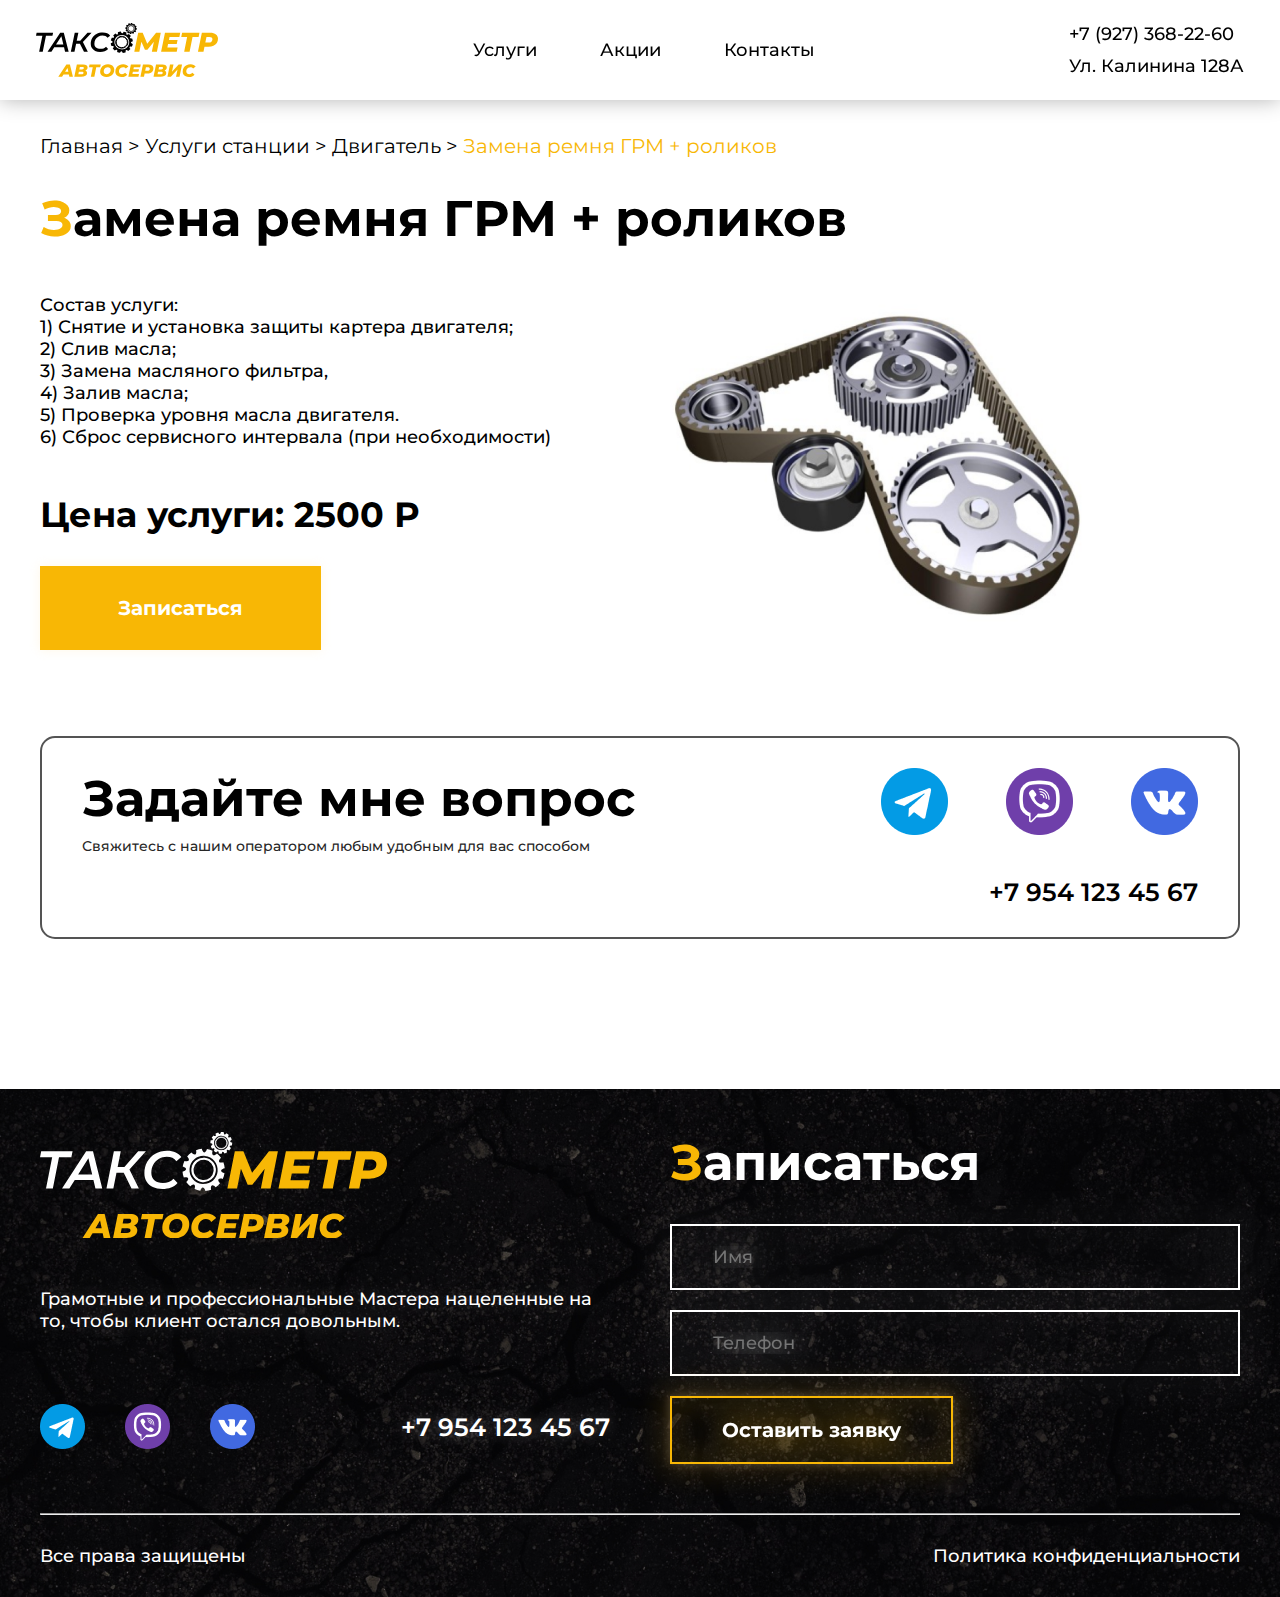
<file: service-detail.html>
<!doctype html>
<html lang="ru">
<head>
    <meta charset="UTF-8">
    <meta name="viewport"
          content="width=device-width, user-scalable=no, initial-scale=1.0, maximum-scale=1.0, minimum-scale=1.0">
    <meta http-equiv="X-UA-Compatible" content="ie=edge">
    <title>Замена ремня ГРМ + роликов - Таксометр Автосервис</title>

    <!--Стили-->
    <link rel="stylesheet" href="https://cdnjs.cloudflare.com/ajax/libs/animate.css/4.1.1/animate.min.css">
    <link rel="stylesheet" href="css/slick.css">
    <link rel="stylesheet" href="css/main.css">

    <!--Скрипты-->
    <script src="js/jquery-3.6.0.min.js" defer></script>
    <script src="js/jquery.aniview.js" defer></script>
    <script src="js/slick.min.js" defer></script>
    <script src="js/imask.js" defer></script>
    <script src="js/script.js" defer></script>
</head>
<body>
    <header class="section header">
        <div class="header__container">
            <a href="index.html" class="header__logo">
                <svg viewBox="0 0 182 54" fill="none" xmlns="http://www.w3.org/2000/svg">
                    <g clip-path="url(#clip0_221_1771)">
                        <path d="M153.022 54.0004C151.747 54.0004 150.631 53.7764 149.673 53.3283C148.714 52.8802 147.972 52.2488 147.456 51.4392C146.94 50.6245 146.682 49.6926 146.682 48.6335C146.682 47.2383 147.013 45.9857 147.682 44.8706C148.351 43.7554 149.283 42.8847 150.484 42.2584C151.684 41.6321 153.053 41.3164 154.591 41.3164C155.755 41.3164 156.787 41.515 157.687 41.9173C158.588 42.3195 159.262 42.8847 159.704 43.618L157.129 45.6038C156.518 44.6516 155.592 44.1781 154.354 44.1781C153.548 44.1781 152.843 44.3614 152.227 44.728C151.616 45.0946 151.137 45.5987 150.794 46.2454C150.452 46.8921 150.284 47.6151 150.284 48.4146C150.284 49.2395 150.557 49.9014 151.11 50.4004C151.663 50.8994 152.411 51.1489 153.364 51.1489C154.565 51.1489 155.592 50.6805 156.445 49.7385L158.551 51.7396C157.866 52.539 157.066 53.1195 156.155 53.4709C155.244 53.8222 154.196 54.0004 153.022 54.0004ZM133.98 41.5608H137.493L135.96 48.7201L142.643 41.5608H146.05L143.527 53.756H140.015L141.547 46.612L134.865 53.756H131.458L133.98 41.5608ZM124.649 51.2661C125.286 51.2661 125.787 51.1438 126.145 50.8994C126.503 50.655 126.687 50.2935 126.687 49.8199C126.687 49.4737 126.555 49.214 126.292 49.046C126.029 48.8779 125.665 48.7914 125.213 48.7914H122.058L121.553 51.2661H124.649ZM123.048 44.0559L122.564 46.4083H125.123C125.76 46.4083 126.245 46.2912 126.571 46.0519C126.903 45.8126 127.066 45.4663 127.066 45.0132C127.066 44.3767 126.566 44.0559 125.571 44.0559H123.048ZM128.541 47.4675C129.083 47.7017 129.499 48.0225 129.794 48.4349C130.089 48.8474 130.236 49.3311 130.236 49.8912C130.236 51.1591 129.704 52.1164 128.635 52.7733C127.566 53.4301 126.171 53.756 124.454 53.756H117.519L120.042 41.5608H126.419C127.835 41.5608 128.92 41.8052 129.668 42.2992C130.421 42.7931 130.794 43.4958 130.794 44.4174C130.794 45.1252 130.594 45.7362 130.199 46.2556C129.804 46.775 129.246 47.1772 128.541 47.4675ZM111.321 47.8494C112.116 47.8494 112.722 47.6711 113.148 47.3096C113.575 46.9481 113.786 46.4389 113.786 45.7769C113.786 45.2779 113.612 44.9011 113.275 44.6516C112.933 44.4021 112.443 44.2748 111.806 44.2748H109.931L109.194 47.8443H111.321V47.8494ZM112.274 41.5608C113.907 41.5608 115.171 41.902 116.055 42.5894C116.945 43.2768 117.387 44.2392 117.387 45.4816C117.387 46.5051 117.135 47.3962 116.624 48.1651C116.113 48.9339 115.386 49.5246 114.444 49.9422C113.501 50.3597 112.406 50.5685 111.158 50.5685H108.636L107.988 53.756H104.423L106.945 41.5608H112.274ZM97.8247 44.229L97.4087 46.2861H103.012L102.49 48.8627H96.8716L96.4187 51.0929H103.027L102.453 53.756H92.3481L94.8705 41.5608H104.744L104.186 44.2239H97.8247V44.229ZM85.7026 54.0004C84.4282 54.0004 83.3119 53.7764 82.3535 53.3283C81.3951 52.8802 80.6526 52.2488 80.1365 51.4392C79.6205 50.6245 79.3624 49.6926 79.3624 48.6335C79.3624 47.2383 79.6942 45.9857 80.363 44.8706C81.0317 43.7554 81.9638 42.8847 83.1644 42.2584C84.365 41.6321 85.7342 41.3164 87.2718 41.3164C88.4356 41.3164 89.4677 41.515 90.3682 41.9173C91.2686 42.3195 91.9427 42.8847 92.385 43.618L89.81 45.6038C89.1991 44.6516 88.2723 44.1781 87.0349 44.1781C86.2292 44.1781 85.5235 44.3614 84.9074 44.728C84.2966 45.0946 83.8174 45.5987 83.4751 46.2454C83.1328 46.8921 82.9643 47.6151 82.9643 48.4146C82.9643 49.2395 83.2381 49.9014 83.7911 50.4004C84.344 50.8994 85.0917 51.1489 86.0449 51.1489C87.2455 51.1489 88.2723 50.6805 89.1254 49.7385L91.2318 51.7396C90.5472 52.539 89.7468 53.1195 88.8358 53.4709C87.9248 53.8222 86.8821 54.0004 85.7026 54.0004ZM70.7158 51.1438C71.511 51.1438 72.2061 50.9504 72.8064 50.5685C73.4067 50.1866 73.8701 49.6723 74.1913 49.0256C74.5178 48.3789 74.6758 47.6711 74.6758 46.8921C74.6758 46.0672 74.4125 45.4103 73.8912 44.9164C73.3699 44.4225 72.6379 44.1781 71.7006 44.1781C70.9107 44.1781 70.2103 44.3716 69.61 44.7535C69.0097 45.1354 68.5463 45.6496 68.2251 46.2963C67.8986 46.943 67.7406 47.6508 67.7406 48.4298C67.7406 49.2547 68.0039 49.9116 68.5252 50.4055C69.0518 50.8943 69.7785 51.1438 70.7158 51.1438ZM70.4104 54.0004C69.1361 54.0004 68.0302 53.7764 67.0876 53.3232C66.145 52.87 65.4183 52.2386 64.9076 51.4239C64.3968 50.6092 64.144 49.6825 64.144 48.6386C64.144 47.2434 64.4757 45.9908 65.1445 44.8757C65.8133 43.7605 66.7401 42.8898 67.9354 42.2635C69.1308 41.6372 70.4894 41.3215 72.0165 41.3215C73.2909 41.3215 74.3967 41.5455 75.3393 41.9987C76.2819 42.4519 77.0086 43.0833 77.5194 43.898C78.0302 44.7127 78.2829 45.6395 78.2829 46.6833C78.2829 48.0785 77.9512 49.3311 77.2824 50.4463C76.6136 51.5614 75.6869 52.4321 74.4915 53.0584C73.2961 53.6847 71.9375 54.0004 70.4104 54.0004ZM64.1967 44.2952H60.2683L58.3568 53.756H54.8444L56.7559 44.2952H52.954L53.5121 41.5608H64.7548L64.1967 44.2952ZM45.4448 51.2661C46.082 51.2661 46.5822 51.1438 46.9403 50.8994C47.2984 50.655 47.4827 50.2935 47.4827 49.8199C47.4827 49.4737 47.351 49.214 47.0877 49.046C46.8245 48.8779 46.4611 48.7914 46.0082 48.7914H42.854L42.3484 51.2661H45.4448ZM43.8387 44.0559L43.3542 46.4083H45.9135C46.5506 46.4083 47.0351 46.2912 47.3616 46.0519C47.6933 45.8126 47.8566 45.4663 47.8566 45.0132C47.8566 44.3767 47.3563 44.0559 46.3611 44.0559H43.8387ZM49.3363 47.4675C49.8787 47.7017 50.2947 48.0225 50.5896 48.4349C50.8845 48.8474 51.0319 49.3311 51.0319 49.8912C51.0319 51.1591 50.5001 52.1164 49.4311 52.7733C48.3621 53.4301 46.9666 53.756 45.25 53.756H38.3095L40.8319 41.5608H47.2089C48.6254 41.5608 49.7102 41.8052 50.4579 42.2992C51.2109 42.7931 51.5848 43.4958 51.5848 44.4174C51.5848 45.1252 51.3847 45.7362 50.9898 46.2556C50.5948 46.775 50.0419 47.1772 49.3363 47.4675ZM32.3485 48.8423L31.5007 44.8859L29.0889 48.8423H32.3485ZM32.8856 51.3883H27.5197L26.061 53.756H22.2959L30.3843 41.5608H33.8967L36.9404 53.756H33.3911L32.8856 51.3883Z" fill="#F8B705"/>
                        <path d="M172.622 19.5279C173.849 19.5279 174.786 19.2479 175.444 18.6928C176.102 18.1378 176.434 17.3486 176.434 16.3251C176.434 15.5562 176.171 14.9757 175.639 14.5887C175.112 14.2017 174.354 14.0083 173.369 14.0083H170.473L169.33 19.5228H172.622V19.5279ZM174.096 9.8125C176.618 9.8125 178.567 10.3421 179.941 11.4012C181.316 12.4603 182 13.9472 182 15.8668C182 17.4453 181.605 18.8252 180.815 20.0117C180.025 21.193 178.904 22.1095 177.45 22.7562C175.992 23.4029 174.301 23.7237 172.374 23.7237H168.477L167.477 28.6476H161.969L165.865 9.8125H174.096ZM162.606 14.0388H156.54L153.591 28.6476H148.167L151.116 14.0388H145.244L146.108 9.8125H163.469L162.606 14.0388ZM133.554 13.9319L132.911 17.1092H141.563L140.758 21.0911H132.074L131.379 24.5333H141.59L140.7 28.6527H125.086L128.983 9.81759H144.233L143.37 13.937H133.554V13.9319ZM124.791 9.8125L120.921 28.6476H115.855L117.856 18.6928L111.374 26.7941H108.925L105.392 18.6928L103.359 28.6476H98.2935L102.19 9.8125H106.672L111.237 20.7092L120.084 9.8125H124.791Z" fill="#F8B705"/>
                        <path d="M16.4454 12.776H9.96308L6.73509 28.6476H3.14374L6.37174 12.776H0L0.610844 9.8125H17.0878L16.4454 12.776Z" fill="black"/>
                        <path d="M46.9033 18.9882L51.8532 28.6476H47.988L43.9228 20.6838H40.1102L38.4673 28.6476H34.8496L38.7464 9.8125H42.364L40.7211 17.6999H44.2598L51.4951 9.8125H55.5551L46.9033 18.9882Z" fill="black"/>
                        <path d="M64.2123 28.9166C62.264 28.9166 60.5789 28.5805 59.1623 27.9084C57.7458 27.2363 56.6558 26.2892 55.8922 25.0722C55.1339 23.8501 54.7495 22.4549 54.7495 20.8764C54.7495 18.7582 55.2498 16.8385 56.2503 15.1175C57.2508 13.3964 58.6621 12.0368 60.4788 11.0388C62.2955 10.0408 64.3861 9.54688 66.74 9.54688C68.4303 9.54688 69.9153 9.81675 71.2054 10.3565C72.4956 10.8962 73.475 11.6753 74.1385 12.6988L71.5214 14.8221C70.4261 13.3506 68.7463 12.6173 66.4872 12.6173C64.8758 12.6173 63.454 12.9737 62.2324 13.6917C61.0054 14.4097 60.0628 15.3822 59.394 16.6094C58.7253 17.8365 58.3935 19.1859 58.3935 20.6575C58.3935 22.2564 58.9201 23.5192 59.9785 24.451C61.037 25.3828 62.5378 25.8513 64.4862 25.8513C66.7294 25.8513 68.5778 25.1231 70.0259 23.6719L72.1428 25.8767C71.216 26.9002 70.0733 27.664 68.7199 28.163C67.3666 28.6671 65.8606 28.9166 64.2123 28.9166Z" fill="black"/>
                        <path d="M27.3566 21.5443L25.3819 13.2597L20.0106 21.5443H27.3566ZM28.0253 24.2889H18.2308L15.4188 28.6476H11.5483L24.2076 9.8125H27.7989L32.6488 28.6476H29.0575L28.0253 24.2889Z" fill="black"/>
                        <path class="header__big-gear" d="M94.9968 19.5429C95.0494 18.9625 96.05 18.4838 96.8662 18.326C96.7766 17.3076 96.5397 16.3248 96.1763 15.3981C95.3654 15.5967 94.1964 15.6222 93.9278 15.057C93.675 14.5274 94.2911 13.6312 94.9178 13.0966C94.3227 12.2717 93.6118 11.5333 92.8062 10.8968C92.2059 11.462 91.2053 12.0476 90.684 11.6912C90.189 11.3551 90.2627 10.2807 90.5313 9.51183C89.6098 9.09429 88.6145 8.79387 87.5613 8.63093C87.3349 9.40999 86.7714 10.3978 86.129 10.3418C85.5287 10.2909 85.0337 9.32343 84.8705 8.53418C83.8173 8.62074 82.801 8.84988 81.8426 9.20122C82.0479 9.98538 82.0743 11.1158 81.4898 11.3755C80.9421 11.6199 80.0153 11.0241 79.4624 10.4182C78.6093 10.9936 77.8458 11.6759 77.1875 12.4601C77.772 13.0405 78.3776 14.008 78.0037 14.5172C77.6562 14.9958 76.5451 14.9246 75.7552 14.67C75.3234 15.5611 75.0127 16.5234 74.8442 17.5418C75.6499 17.7608 76.6715 18.3056 76.6135 18.9217C76.5609 19.5022 75.5604 19.9809 74.7441 20.1387C74.8337 21.1571 75.0706 22.1398 75.434 23.0666C76.2449 22.868 77.414 22.8425 77.6825 23.4077C77.9353 23.9373 77.3192 24.8335 76.6925 25.3681C77.2876 26.193 77.9985 26.9313 78.8041 27.5678C79.4045 27.0026 80.405 26.4171 80.9263 26.7786C81.4213 27.1147 81.3476 28.1891 81.079 28.9579C82.0005 29.3755 82.9958 29.6759 84.049 29.8388C84.2754 29.0598 84.8389 28.0719 85.4813 28.128C86.0816 28.1789 86.5766 29.1463 86.7399 29.9356C87.793 29.849 88.8093 29.6199 89.7677 29.2686C89.5624 28.4844 89.536 27.354 90.1206 27.0943C90.6682 26.8499 91.595 27.4456 92.1479 28.0516C93.001 27.4762 93.7646 26.7888 94.4228 26.0097C93.8383 25.4292 93.2327 24.4618 93.6013 23.9526C93.9489 23.4739 95.06 23.5452 95.8551 23.7998C96.2869 22.9087 96.5976 21.9463 96.7661 20.928C95.9604 20.7039 94.9388 20.1591 94.9968 19.5429ZM85.1285 26.3509C81.0632 25.9893 78.0669 22.5115 78.4408 18.5806C78.8147 14.6496 82.4113 11.7523 86.4766 12.1138C90.5418 12.4753 93.5381 15.9531 93.1642 19.8841C92.7956 23.8151 89.1938 26.7124 85.1285 26.3509Z" fill="black"/>
                        <path d="M86.3188 13.7943C89.4204 14.0692 91.7111 16.7323 91.4267 19.7315C91.1423 22.7306 88.3883 24.9456 85.2867 24.6706C82.1851 24.3957 79.8944 21.7326 80.1787 18.7334C80.4631 15.7394 83.2172 13.5193 86.3188 13.7943ZM86.3556 13.3665C83.0065 13.0712 80.0418 15.4542 79.7311 18.6978C79.4257 21.9363 81.8902 24.803 85.2445 25.1035C88.5937 25.3988 91.5584 23.0158 91.869 19.7722C92.1745 16.5286 89.71 13.6619 86.3556 13.3665Z" fill="#FEFEFE"/>
                        <path d="M86.3188 13.7943C89.4204 14.0692 91.7111 16.7323 91.4267 19.7315C91.1423 22.7306 88.3883 24.9456 85.2867 24.6706C82.1851 24.3957 79.8944 21.7326 80.1787 18.7334C80.4631 15.7394 83.2172 13.5193 86.3188 13.7943ZM86.3556 13.3665C83.0065 13.0712 80.0418 15.4542 79.7311 18.6978C79.4257 21.9363 81.8902 24.803 85.2445 25.1035C88.5937 25.3988 91.5584 23.0158 91.869 19.7722C92.1745 16.5286 89.71 13.6619 86.3556 13.3665Z" stroke="black" stroke-miterlimit="10"/>
                        <path class="header__small-gear" d="M99.7676 4.77112C99.736 4.4707 100.189 4.13463 100.584 3.97169C100.431 3.46759 100.21 2.99404 99.9255 2.56122C99.5359 2.74453 98.9513 2.87183 98.7512 2.61214C98.5669 2.36773 98.7828 1.85854 99.0409 1.52756C98.6565 1.17112 98.2141 0.865608 97.7402 0.626287C97.498 0.972539 97.0556 1.36462 96.7502 1.23732C96.4658 1.11511 96.3869 0.565184 96.4395 0.152737C95.9287 0.0356222 95.3969 -0.0203891 94.8492 0.00507062C94.8176 0.422609 94.6386 0.977631 94.3068 1.01327C93.9961 1.04383 93.6486 0.605919 93.4801 0.224024C92.9588 0.37169 92.469 0.585552 92.0214 0.860516C92.211 1.23732 92.3426 1.80252 92.0741 1.99602C91.8213 2.17424 91.2947 1.96547 90.9524 1.71596C90.5838 2.08767 90.2679 2.5103 90.0204 2.97367C90.3785 3.2079 90.7839 3.63562 90.6523 3.93095C90.5259 4.20592 89.9572 4.2823 89.5307 4.23138C89.4043 4.7253 89.3516 5.23958 89.3727 5.76914C89.8045 5.7997 90.3785 5.97282 90.4153 6.28852C90.4469 6.58895 89.994 6.92501 89.5991 7.08795C89.7518 7.59206 89.973 8.06561 90.2573 8.49842C90.647 8.31511 91.2315 8.18781 91.4264 8.4475C91.6107 8.69192 91.3948 9.20111 91.1368 9.53209C91.5212 9.88852 91.9635 10.194 92.4374 10.4334C92.6797 10.0871 93.122 9.69503 93.4274 9.82233C93.7118 9.94453 93.7908 10.4945 93.7381 10.9069C94.2489 11.0291 94.7808 11.08 95.3284 11.0597C95.36 10.6421 95.539 10.0871 95.8708 10.0515C96.1815 10.0209 96.529 10.4588 96.6975 10.8407C97.2189 10.693 97.7086 10.4792 98.1562 10.2042C97.9666 9.82742 97.835 9.26221 98.1035 9.06872C98.3563 8.8905 98.8829 9.09927 99.2252 9.34878C99.5938 8.97707 99.9097 8.54934 100.157 8.09107C99.7992 7.85684 99.3937 7.42912 99.5253 7.13378C99.6517 6.85882 100.22 6.78244 100.647 6.83336C100.773 6.33944 100.826 5.82515 100.805 5.29559C100.378 5.26504 99.8044 5.09192 99.7676 4.77112ZM95.5127 9.18583C93.4222 9.40479 91.5422 7.94849 91.3105 5.92699C91.0841 3.90549 92.5901 2.08767 94.6807 1.86363C96.7713 1.64467 98.6512 3.10097 98.8829 5.12247C99.1093 7.14906 97.6033 8.96688 95.5127 9.18583Z" fill="black"/>
                        <path d="M94.781 2.73952C96.3766 2.57149 97.8142 3.68662 97.9879 5.22948C98.1617 6.77234 97.0085 8.16244 95.4129 8.33047C93.8174 8.49851 92.3798 7.38337 92.206 5.84051C92.0322 4.29766 93.1854 2.90756 94.781 2.73952ZM94.7547 2.51548C93.0327 2.69879 91.79 4.19582 91.9796 5.86088C92.1691 7.52594 93.7173 8.72764 95.4392 8.54433C97.1612 8.36102 98.4039 6.86399 98.2144 5.19893C98.0301 3.53896 96.4819 2.33217 94.7547 2.51548Z" fill="#FEFEFE"/>
                        <path d="M94.781 2.73952C96.3766 2.57149 97.8142 3.68662 97.9879 5.22948C98.1617 6.77234 97.0085 8.16244 95.4129 8.33047C93.8174 8.49851 92.3798 7.38337 92.206 5.84051C92.0322 4.29766 93.1854 2.90756 94.781 2.73952ZM94.7547 2.51548C93.0327 2.69879 91.79 4.19582 91.9796 5.86088C92.1691 7.52594 93.7173 8.72764 95.4392 8.54433C97.1612 8.36102 98.4039 6.86399 98.2144 5.19893C98.0301 3.53896 96.4819 2.33217 94.7547 2.51548Z" stroke="black" stroke-width="0.5" stroke-miterlimit="10"/>
                    </g>
                    <defs>
                        <clipPath id="clip0_221_1771">
                            <rect width="182" height="54" fill="white"/>
                        </clipPath>
                    </defs>
                </svg>
            </a>
            <nav class="header__nav">
                <a href="services.html" class="header__link">Услуги</a>
                <a href="promotions.html" class="header__link">Акции</a>
                <a href="contacts.html" class="header__link">Контакты</a>
            </nav>
            <div class="header__contacts">
                <a href="+7 (927) 368-22-60" class="header__phone">+7 (927) 368-22-60</a>
                <span class="header__address">Ул. Калинина 128А</span>
            </div>
            <button class="header__burger">
                <div></div>
                <div></div>
                <div></div>
            </button>
        </div>
    </header>
    <main class="main services-list-page">
        <section class="section breadcrumbs">
            <div class="container breadcrumbs__container">
                <a href="index.html"><span>Главная</span></a>
                <a href="services.html"><span>Услуги станции</span></a>
                <a href="service.html"><span>Двигатель</span></a>
                <span class="breadcrumbs__current">Замена ремня ГРМ + роликов</span>
            </div>
        </section>

        <section class="section service-detail">
            <div class="container service-detail__container">
                <h1 class="section__h2 service-detail__h2">Замена ремня ГРМ + роликов</h1>
                <div class="service-detail__wrapper">
                    <div class="service-detail__info aniview" data-av-animation="animate__fadeInUp">
                        <p>
                            Состав услуги:<br>
                            1) Снятие и установка защиты картера двигателя;<br>
                            2) Слив масла;<br>
                            3) Замена масляного фильтра,<br>
                            4) Залив масла;<br>
                            5) Проверка уровня масла двигателя.<br>
                            6) Сброс сервисного интервала (при необходимости)
                        </p>
                        <span class="service-detail__price">Цена услуги: 2500&nbsp;Р</span>
                        <button class="btn btn--filled service-detail__btn">Записаться</button>
                    </div>
                    <div class="service-detail__img aniview" data-av-animation="animate__fadeInUp">
                        <img src="img/service_detail_1.png" alt="Замена ремня ГРМ + роликов">
                    </div>
                </div>
            </div>
        </section>

        <section class="section question">
            <div class="container question__container">
                <div class="question__wrapper aniview" data-av-animation="animate__fadeInUp">
                    <div class="question__info">
                        <h2 class="question__h2">Задайте мне вопрос</h2>
                        <p class="question__description">Свяжитесь с нашим оператором любым удобным для вас способом</p>
                    </div>
                    <div class="question__contacts">
                        <div class="question__socials">
                            <a href="#">
                                <img src="img/question_telegram.png" alt="Телеграм">
                            </a>
                            <a href="#">
                                <img src="img/question_viber.png" alt="Viber">
                            </a>
                            <a href="#">
                                <img src="img/question_vk.png" alt="ВКонтакте">
                            </a>
                        </div>
                        <a href="tel:+7 954 123 45 67" class="question__phone">+7 954 123 45 67</a>
                    </div>
                </div>
            </div>
        </section>

        <div class="mobile-nav" style="display: none;">
            <button class="mobile-nav__close"></button>
            <a href="index.html" class="mobile-nav__link">Главная</a>
            <a href="services.html" class="mobile-nav__link">Услуги</a>
            <a href="promotions.html" class="mobile-nav__link">Акции</a>
            <a href="contacts.html" class="mobile-nav__link">Контакты</a>
            <a href="+7 (927) 368-22-60" class="mobile-nav__phone">+7 (927) 368-22-60</a>
            <span class="mobile-nav__address">Ул. Калинина 128А</span>
        </div>

        <div class="modal" style="display: none;">
            <div class="modal__outside"></div>
            <form class="modal__body">
                <h2 class="section__h2 modal__h2">Записаться</h2>
                <input type="text" name="name" placeholder="Имя">
                <input type="text" name="phone" placeholder="Телефон">
                <button type="submit" class="btn btn--filled modal__btn">Оставить заявку</button>
            </form>
        </div>
    </main>
    <footer class="section footer">
        <div class="container footer__container">
            <div class="footer__main">
                <div class="footer__info">
                    <a href="index.html" class="footer__logo">
                        <svg viewBox="0 0 603 185" fill="none" xmlns="http://www.w3.org/2000/svg">
                            <g clip-path="url(#clip0_157_2)">
                                <path d="M506.99 185C502.767 185 499.069 184.232 495.893 182.697C492.718 181.162 490.258 178.999 488.548 176.225C486.838 173.434 485.984 170.242 485.984 166.613C485.984 161.833 487.083 157.542 489.298 153.722C491.514 149.901 494.602 146.918 498.58 144.773C502.558 142.627 507.094 141.545 512.189 141.545C516.045 141.545 519.464 142.226 522.448 143.604C525.431 144.982 527.664 146.918 529.13 149.43L520.598 156.234C518.574 152.972 515.504 151.349 511.404 151.349C508.734 151.349 506.396 151.977 504.355 153.233C502.331 154.489 500.744 156.216 499.61 158.432C498.475 160.647 497.917 163.124 497.917 165.863C497.917 168.689 498.824 170.957 500.656 172.667C502.488 174.376 504.966 175.231 508.124 175.231C512.102 175.231 515.504 173.626 518.33 170.399L525.309 177.255C523.041 179.993 520.389 181.982 517.371 183.186C514.352 184.389 510.88 185 506.99 185ZM443.902 142.383H455.539L450.462 166.91L472.602 142.383H483.89L475.533 184.163H463.896L468.973 159.688L446.833 184.163H435.545L443.902 142.383ZM412.986 175.632C415.097 175.632 416.754 175.213 417.941 174.376C419.127 173.539 419.738 172.3 419.738 170.678C419.738 169.492 419.301 168.602 418.429 168.026C417.557 167.451 416.353 167.154 414.852 167.154H404.402L402.727 175.632H412.986ZM407.682 150.931L406.077 158.99H414.556C416.667 158.99 418.272 158.589 419.354 157.769C420.453 156.949 420.994 155.763 420.994 154.21C420.994 152.03 419.336 150.931 416.039 150.931H407.682ZM425.879 162.618C427.676 163.421 429.054 164.52 430.031 165.933C431.008 167.346 431.497 169.003 431.497 170.922C431.497 175.266 429.735 178.545 426.193 180.796C422.651 183.046 418.028 184.163 412.34 184.163H389.363L397.72 142.383H418.848C423.541 142.383 427.135 143.22 429.613 144.912C432.107 146.604 433.346 149.012 433.346 152.169C433.346 154.594 432.683 156.687 431.375 158.467C430.049 160.246 428.217 161.624 425.879 162.618ZM368.828 163.927C371.462 163.927 373.468 163.316 374.882 162.078C376.295 160.839 376.993 159.095 376.993 156.827C376.993 155.117 376.417 153.826 375.3 152.972C374.166 152.117 372.544 151.681 370.433 151.681H364.222L361.779 163.909H368.828V163.927ZM371.985 142.383C377.394 142.383 381.581 143.552 384.512 145.907C387.461 148.262 388.926 151.559 388.926 155.815C388.926 159.321 388.089 162.374 386.397 165.008C384.704 167.643 382.297 169.666 379.174 171.097C376.051 172.527 372.422 173.242 368.287 173.242H359.93L357.784 184.163H345.972L354.329 142.383H371.985ZM324.111 151.524L322.733 158.571H341.296L339.569 167.398H320.953L319.453 175.039H341.349L339.447 184.163H305.966L314.323 142.383H347.036L345.187 151.506H324.111V151.524ZM283.948 185C279.726 185 276.027 184.232 272.852 182.697C269.677 181.162 267.217 178.999 265.507 176.225C263.797 173.434 262.942 170.242 262.942 166.613C262.942 161.833 264.041 157.542 266.257 153.722C268.473 149.901 271.561 146.918 275.539 144.773C279.517 142.627 284.053 141.545 289.148 141.545C293.003 141.545 296.423 142.226 299.406 143.604C302.39 144.982 304.623 146.918 306.088 149.43L297.557 156.234C295.533 152.972 292.462 151.349 288.362 151.349C285.693 151.349 283.355 151.977 281.314 153.233C279.29 154.489 277.702 156.216 276.568 158.432C275.434 160.647 274.876 163.124 274.876 165.863C274.876 168.689 275.783 170.957 277.615 172.667C279.447 174.376 281.924 175.231 285.082 175.231C289.06 175.231 292.462 173.626 295.289 170.399L302.268 177.255C299.999 179.993 297.348 181.982 294.329 183.186C291.311 184.389 287.856 185 283.948 185ZM234.294 175.213C236.929 175.213 239.232 174.551 241.221 173.242C243.21 171.934 244.745 170.172 245.809 167.957C246.891 165.741 247.415 163.316 247.415 160.647C247.415 157.821 246.542 155.571 244.815 153.879C243.088 152.187 240.663 151.349 237.557 151.349C234.94 151.349 232.62 152.012 230.631 153.321C228.642 154.629 227.106 156.391 226.042 158.606C224.96 160.822 224.437 163.246 224.437 165.916C224.437 168.742 225.309 170.992 227.037 172.684C228.781 174.359 231.189 175.213 234.294 175.213ZM233.283 185C229.06 185 225.396 184.232 222.274 182.68C219.151 181.127 216.743 178.964 215.05 176.173C213.358 173.382 212.521 170.207 212.521 166.631C212.521 161.851 213.62 157.56 215.836 153.739C218.051 149.919 221.122 146.936 225.082 144.79C229.043 142.644 233.544 141.563 238.604 141.563C242.826 141.563 246.49 142.33 249.613 143.883C252.736 145.436 255.144 147.599 256.836 150.39C258.528 153.181 259.366 156.356 259.366 159.932C259.366 164.712 258.266 169.003 256.051 172.824C253.835 176.644 250.764 179.627 246.804 181.773C242.843 183.918 238.342 185 233.283 185ZM212.695 151.75H199.68L193.347 184.163H181.709L188.043 151.75H175.446L177.295 142.383H214.545L212.695 151.75ZM150.567 175.632C152.678 175.632 154.335 175.213 155.522 174.376C156.708 173.539 157.319 172.3 157.319 170.678C157.319 169.492 156.882 168.602 156.01 168.026C155.138 167.451 153.934 167.154 152.434 167.154H141.983L140.308 175.632H150.567ZM145.245 150.931L143.64 158.99H152.119C154.231 158.99 155.836 158.589 156.917 157.769C158.017 156.949 158.557 155.763 158.557 154.21C158.557 152.03 156.9 150.931 153.602 150.931H145.245ZM163.46 162.618C165.257 163.421 166.635 164.52 167.612 165.933C168.589 167.346 169.078 169.003 169.078 170.922C169.078 175.266 167.316 178.545 163.774 180.796C160.232 183.046 155.609 184.163 149.921 184.163H126.926L135.283 142.383H156.411C161.105 142.383 164.699 143.22 167.176 144.912C169.671 146.604 170.91 149.012 170.91 152.169C170.91 154.594 170.247 156.687 168.938 158.467C167.63 160.246 165.798 161.624 163.46 162.618ZM107.176 167.329L104.367 153.774L96.3766 167.329H107.176ZM108.956 176.051H91.1774L86.3447 184.163H73.8701L100.669 142.383H112.306L122.39 184.163H110.631L108.956 176.051Z" fill="#F8B705"/>
                                <path d="M571.927 66.9C575.992 66.9 579.098 65.9406 581.279 64.0391C583.46 62.1376 584.559 59.4337 584.559 55.9274C584.559 53.2932 583.686 51.3045 581.924 49.9788C580.18 48.653 577.667 47.9901 574.405 47.9901H564.809L561.023 66.8826H571.927V66.9ZM576.812 33.6157C585.169 33.6157 591.625 35.43 596.178 39.0584C600.732 42.6869 603 47.7807 603 54.3574C603 59.7652 601.692 64.4927 599.075 68.5573C596.457 72.6044 592.741 75.7444 587.926 77.9599C583.093 80.1754 577.493 81.2744 571.107 81.2744H558.196L554.882 98.1433H536.632L549.543 33.6157H576.812ZM538.743 48.0947H518.644L508.874 98.1433H490.904L500.674 48.0947H481.221L484.082 33.6157H541.604L538.743 48.0947ZM442.489 47.7284L440.36 58.6138H469.025L466.356 72.2555H437.586L435.283 84.0481H469.113L466.164 98.1433H414.434L427.345 33.6157H477.871L475.01 47.7284H442.489ZM413.457 33.6157L400.633 98.1433H383.849L390.479 64.0391L369.002 91.7935H360.889L349.182 64.0391L342.448 98.1433H325.664L338.575 33.6157H353.422L368.549 70.9472L397.859 33.6157H413.457Z" fill="#F8B705"/>
                                <path d="M54.4867 43.7685H33.0095L22.3146 98.1433H10.4158L21.1108 43.7685H0L2.02384 33.6157H56.6152L54.4867 43.7685Z" fill="#FEFEFE"/>
                                <path d="M155.4 65.0509L171.8 98.1433H158.994L145.525 70.8599H132.893L127.45 98.1433H115.464L128.375 33.6157H140.361L134.917 60.6374H146.642L170.614 33.6157H184.065L155.4 65.0509Z" fill="#FEFEFE"/>
                                <path d="M212.748 99.0677C206.292 99.0677 200.709 97.9164 196.016 95.6137C191.323 93.311 187.711 90.0663 185.181 85.8971C182.669 81.7104 181.396 76.9306 181.396 71.5227C181.396 64.2658 183.053 57.6892 186.368 51.7929C189.683 45.8966 194.359 41.2389 200.378 37.8198C206.397 34.4006 213.323 32.7085 221.122 32.7085C226.723 32.7085 231.643 33.6331 235.917 35.4822C240.192 37.3313 243.437 40.0003 245.635 43.5067L236.964 50.7811C233.335 45.7396 227.769 43.2276 220.285 43.2276C214.946 43.2276 210.235 44.4487 206.188 46.9084C202.122 49.3681 198.999 52.7 196.784 56.9042C194.568 61.1083 193.469 65.7311 193.469 70.7726C193.469 76.2502 195.213 80.5765 198.72 83.7688C202.227 86.9612 207.199 88.5661 213.655 88.5661C221.087 88.5661 227.211 86.0715 232.009 81.0998L239.023 88.6533C235.952 92.1597 232.166 94.7764 227.682 96.486C223.198 98.213 218.208 99.0677 212.748 99.0677Z" fill="#FEFEFE"/>
                                <path d="M90.6368 73.8081L84.0943 45.4257L66.2984 73.8081H90.6368ZM92.8526 83.2107H60.4014L51.0847 98.1433H38.2612L80.2036 33.6157H92.1024L108.171 98.1433H96.2722L92.8526 83.2107Z" fill="#FEFEFE"/>
                                <path class="footer__big-gear" d="M314.742 66.9525C314.917 64.9638 318.232 63.3241 320.936 62.7833C320.639 59.2944 319.854 55.9275 318.651 52.7526C315.964 53.433 312.09 53.5202 311.201 51.5838C310.363 49.7696 312.405 46.6993 314.481 44.8677C312.509 42.0416 310.154 39.5122 307.485 37.3316C305.496 39.2679 302.181 41.2741 300.453 40.053C298.813 38.9016 299.058 35.2208 299.947 32.5867C296.894 31.1562 293.597 30.127 290.107 29.5688C289.357 32.2378 287.49 35.622 285.362 35.4301C283.373 35.2557 281.733 31.9412 281.192 29.2373C277.703 29.5339 274.335 30.3189 271.16 31.5225C271.84 34.209 271.928 38.0817 269.991 38.9714C268.177 39.8087 265.106 37.7677 263.274 35.6918C260.448 37.663 257.918 40.0006 255.737 42.6871C257.674 44.6758 259.68 47.9902 258.441 49.7347C257.29 51.3745 253.608 51.1303 250.991 50.258C249.561 53.3109 248.531 56.6079 247.973 60.0968C250.642 60.8469 254.027 62.7135 253.835 64.8243C253.661 66.813 250.346 68.4528 247.642 68.9935C247.938 72.4825 248.723 75.8493 249.927 79.0242C252.614 78.3439 256.487 78.2566 257.377 80.193C258.214 82.0072 256.173 85.0775 254.097 86.9091C256.068 89.7352 258.424 92.2646 261.093 94.4452C263.082 92.5089 266.397 90.5027 268.124 91.7413C269.764 92.8927 269.52 96.5735 268.63 99.2076C271.683 100.638 274.981 101.667 278.47 102.226C279.221 99.5565 281.087 96.1722 283.216 96.3641C285.205 96.5386 286.845 99.853 287.386 102.557C290.875 102.26 294.242 101.475 297.418 100.272C296.737 97.5853 296.65 93.7125 298.587 92.8229C300.401 91.9855 303.472 94.0266 305.304 96.1025C308.13 94.1312 310.66 91.7762 312.841 89.1072C310.904 87.1185 308.898 83.804 310.119 82.0596C311.27 80.4198 314.952 80.664 317.586 81.5362C319.017 78.4834 320.046 75.1864 320.605 71.6975C317.935 70.9299 314.55 69.0633 314.742 66.9525ZM282.047 90.276C268.578 89.0374 258.651 77.1227 259.889 63.6555C261.128 50.1883 273.044 40.2623 286.513 41.5009C299.982 42.7394 309.91 54.6541 308.671 68.1213C307.45 81.5885 295.516 91.5145 282.047 90.276Z" fill="#FEFEFE"/>
                                <path d="M285.99 47.2576C296.266 48.1996 303.856 57.3231 302.913 67.598C301.971 77.8729 292.847 85.4613 282.57 84.5193C272.294 83.5773 264.705 74.4538 265.647 64.1789C266.589 53.9215 275.714 46.3331 285.99 47.2576ZM286.112 45.7923C275.016 44.7805 265.193 52.9446 264.164 64.0568C263.152 75.1515 271.317 84.9728 282.431 86.0021C293.527 87.0139 303.35 78.8498 304.379 67.7376C305.391 56.6428 297.226 46.8041 286.112 45.7923Z" fill="#FEFEFE"/>
                                <path d="M285.99 47.2576C296.266 48.1996 303.856 57.3231 302.913 67.598C301.971 77.8729 292.847 85.4613 282.57 84.5193C272.294 83.5773 264.705 74.4538 265.647 64.1789C266.589 53.9215 275.714 46.3331 285.99 47.2576ZM286.112 45.7923C275.016 44.7805 265.193 52.9446 264.164 64.0568C263.152 75.1515 271.317 84.9728 282.431 86.0021C293.527 87.0139 303.35 78.8498 304.379 67.7376C305.391 56.6428 297.226 46.8041 286.112 45.7923Z" stroke="#FEFEFE" stroke-width="2.2569" stroke-miterlimit="10"/>
                                <path class="footer__small-gear" d="M330.549 16.3454C330.444 15.3162 331.945 14.1649 333.253 13.6066C332.747 11.8796 332.014 10.2573 331.072 8.77449C329.781 9.4025 327.845 9.83861 327.182 8.94894C326.571 8.1116 327.286 6.36713 328.141 5.23323C326.868 4.01211 325.402 2.96544 323.832 2.14554C323.029 3.33177 321.564 4.67501 320.552 4.23889C319.61 3.82022 319.348 1.93621 319.522 0.523193C317.83 0.121967 316.068 -0.0699238 314.253 0.0172992C314.149 1.44776 313.556 3.34922 312.456 3.47133C311.427 3.576 310.276 2.07576 309.717 0.767417C307.99 1.27331 306.367 2.00598 304.884 2.94799C305.513 4.23889 305.949 6.17524 305.059 6.83814C304.222 7.4487 302.477 6.73347 301.343 5.87868C300.121 7.15214 299.075 8.60004 298.255 10.1875C299.441 10.99 300.784 12.4553 300.348 13.4671C299.93 14.4091 298.045 14.6708 296.632 14.4963C296.213 16.1884 296.039 17.9503 296.109 19.7646C297.539 19.8693 299.441 20.4624 299.563 21.5614C299.668 22.5906 298.167 23.742 296.859 24.3002C297.365 26.0272 298.098 27.6496 299.04 29.1323C300.331 28.5043 302.267 28.0682 302.913 28.9579C303.524 29.7952 302.808 31.5397 301.953 32.6736C303.227 33.8947 304.693 34.9414 306.263 35.7613C307.065 34.5751 308.531 33.2318 309.543 33.6679C310.485 34.0866 310.747 35.9706 310.572 37.3836C312.265 37.8023 314.027 37.9768 315.841 37.907C315.946 36.4765 316.539 34.5751 317.638 34.4529C318.668 34.3483 319.819 35.8485 320.377 37.1569C322.105 36.651 323.727 35.9183 325.21 34.9763C324.582 33.6854 324.146 31.749 325.036 31.0861C325.873 30.4756 327.618 31.1908 328.752 32.0456C329.973 30.7721 331.02 29.3068 331.84 27.7368C330.654 26.9343 329.31 25.469 329.746 24.4572C330.165 23.5152 332.049 23.2535 333.463 23.428C333.881 21.7358 334.056 19.9739 333.986 18.1597C332.573 18.0376 330.671 17.4445 330.549 16.3454ZM316.452 31.4699C309.525 32.22 303.297 27.2309 302.529 20.3054C301.779 13.3799 306.769 7.15214 313.695 6.38458C320.622 5.63446 326.85 10.6236 327.618 17.5491C328.368 24.4921 323.378 30.7198 316.452 31.4699Z" fill="#FEFEFE"/>
                                <path d="M314.027 9.3852C319.313 8.80953 324.076 12.6299 324.652 17.9156C325.228 23.2013 321.407 27.9637 316.12 28.5394C310.834 29.115 306.071 25.2947 305.495 20.009C304.92 14.7232 308.758 9.96087 314.027 9.3852ZM313.957 8.61764C308.252 9.24564 304.134 14.3744 304.763 20.0787C305.391 25.7831 310.52 29.9001 316.225 29.272C321.93 28.644 326.048 23.5153 325.42 17.8109C324.792 12.124 319.662 8.00708 313.957 8.61764Z" fill="#FEFEFE"/>
                                <path d="M314.027 9.3852C319.313 8.80953 324.076 12.6299 324.652 17.9156C325.228 23.2013 321.407 27.9637 316.12 28.5394C310.834 29.115 306.071 25.2947 305.495 20.009C304.92 14.7232 308.758 9.96087 314.027 9.3852ZM313.957 8.61764C308.252 9.24564 304.134 14.3744 304.763 20.0787C305.391 25.7831 310.52 29.9001 316.225 29.272C321.93 28.644 326.048 23.5153 325.42 17.8109C324.792 12.124 319.662 8.00708 313.957 8.61764Z" stroke="#FEFEFE" stroke-width="1.1622" stroke-miterlimit="10"/>
                            </g>
                            <defs>
                                <clipPath id="clip0_157_2">
                                    <rect width="603" height="185" fill="white"/>
                                </clipPath>
                            </defs>
                        </svg>
                    </a>
                    <p class="footer__slogan">
                        Грамотные и профессиональные Мастера нацеленные на то, чтобы клиент остался довольным.
                    </p>
                    <div class="footer__contacts">
                        <div class="footer__socials">
                            <a href="#">
                                <img src="img/footer_telegram.png" alt="Телеграм">
                            </a>
                            <a href="#">
                                <img src="img/footer_viber.png" alt="Viber">
                            </a>
                            <a href="#">
                                <img src="img/footer_vk.png" alt="ВКонтакте">
                            </a>
                        </div>
                        <a href="tel:+7 954 123 45 67" class="footer__phone">+7 954 123 45 67</a>
                    </div>
                </div>
                <form class="footer__form">
                    <h2 class="section__h2 footer__h2">Записаться</h2>
                    <input type="text" class="footer__input" name="name" placeholder="Имя" required>
                    <input type="text" class="footer__input" name="phone" placeholder="Телефон" required>
                    <button type="submit" class="btn btn--outline footer__btn">Оставить заявку</button>
                </form>
            </div>
            <hr class="footer__hr">
            <div class="footer__bottom">
                <span>Все права защищены</span>
                <a href="policy.html">Политика конфиденциальности</a>
            </div>
        </div>
    </footer>
</body>
</html>
</file>
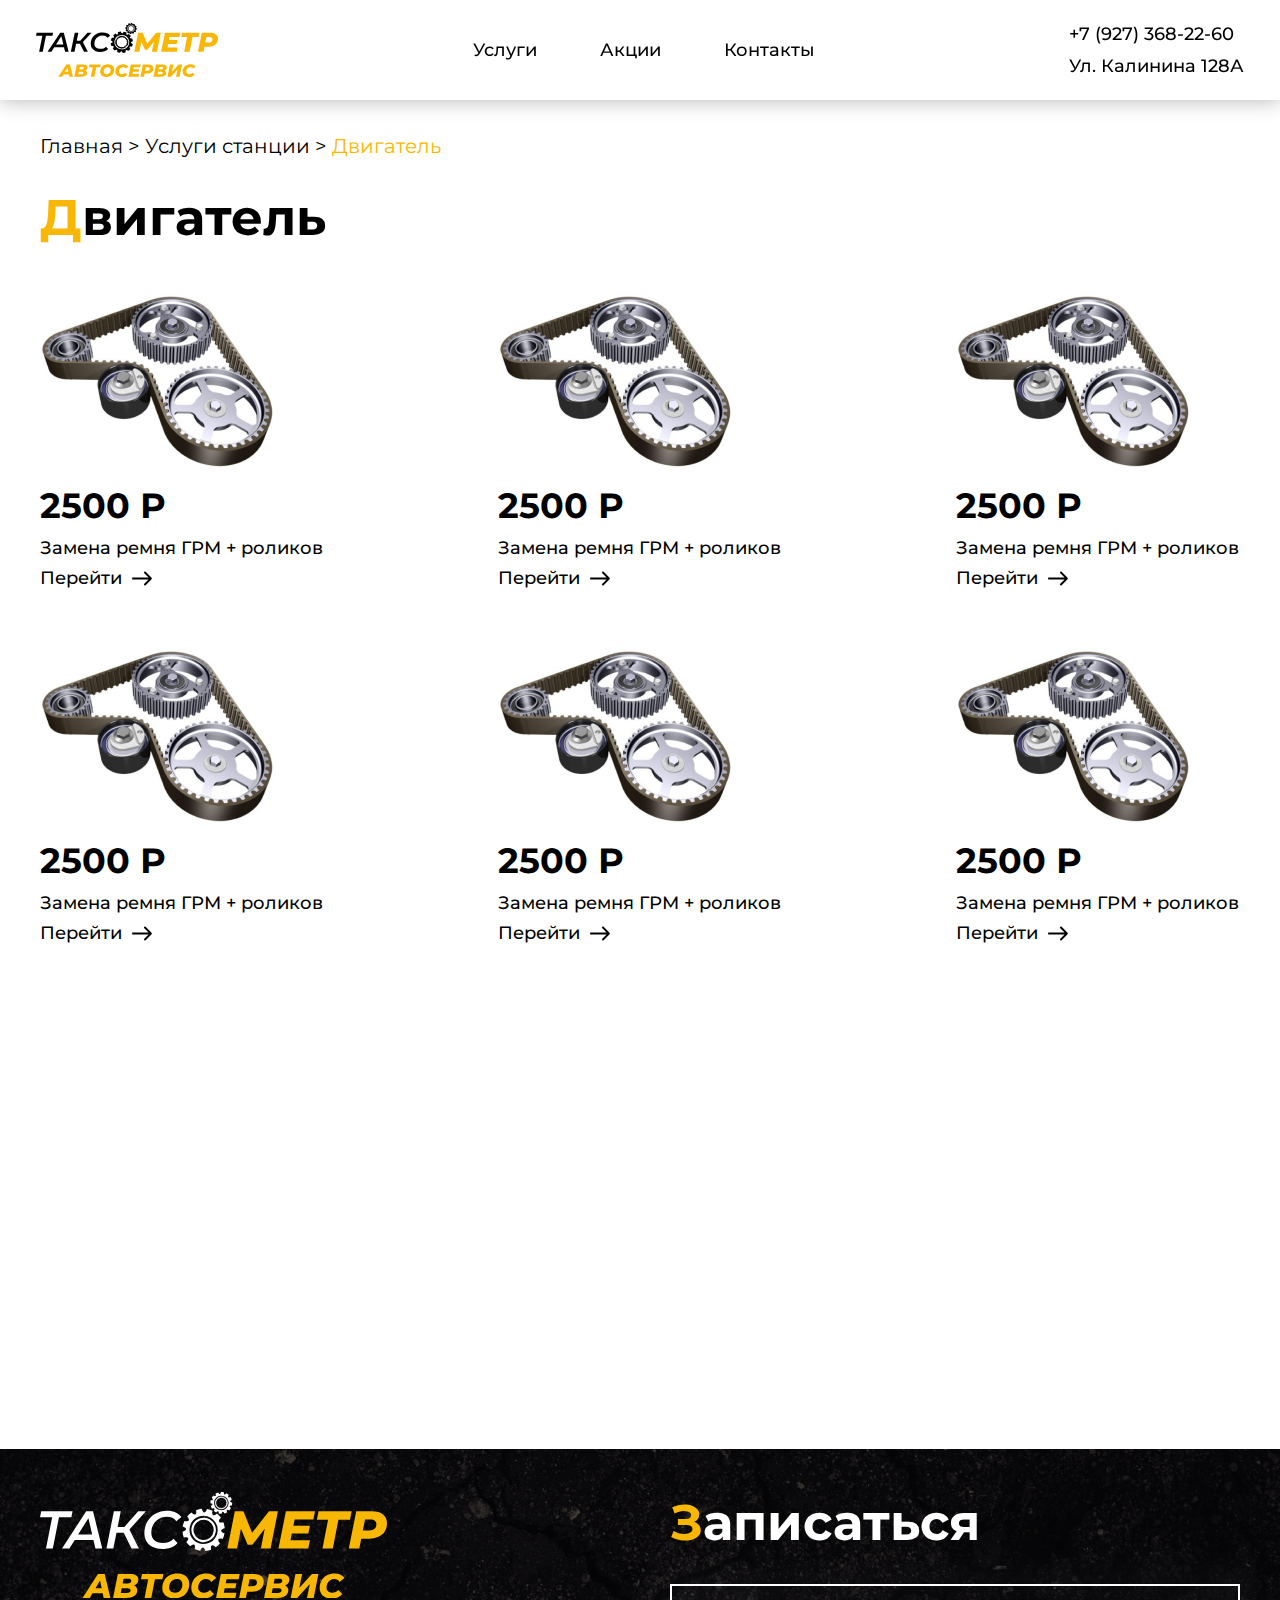
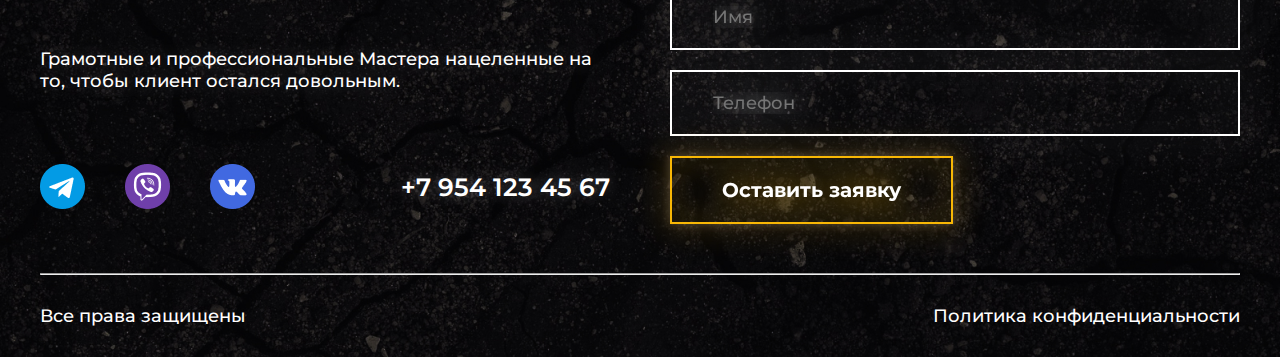
<file: service.html>
<!doctype html>
<html lang="ru">
<head>
    <meta charset="UTF-8">
    <meta name="viewport"
          content="width=device-width, user-scalable=no, initial-scale=1.0, maximum-scale=1.0, minimum-scale=1.0">
    <meta http-equiv="X-UA-Compatible" content="ie=edge">
    <title>Двигатель - Таксометр Автосервис</title>

    <!--Стили-->
    <link rel="stylesheet" href="https://cdnjs.cloudflare.com/ajax/libs/animate.css/4.1.1/animate.min.css">
    <link rel="stylesheet" href="css/slick.css">
    <link rel="stylesheet" href="css/main.css">

    <!--Скрипты-->
    <script src="js/jquery-3.6.0.min.js" defer></script>
    <script src="js/jquery.aniview.js" defer></script>
    <script src="js/slick.min.js" defer></script>
    <script src="js/imask.js" defer></script>
    <script src="js/script.js" defer></script>
</head>
<body>
    <header class="section header">
        <div class="header__container">
            <a href="index.html" class="header__logo">
                <svg viewBox="0 0 182 54" fill="none" xmlns="http://www.w3.org/2000/svg">
                    <g clip-path="url(#clip0_221_1771)">
                        <path d="M153.022 54.0004C151.747 54.0004 150.631 53.7764 149.673 53.3283C148.714 52.8802 147.972 52.2488 147.456 51.4392C146.94 50.6245 146.682 49.6926 146.682 48.6335C146.682 47.2383 147.013 45.9857 147.682 44.8706C148.351 43.7554 149.283 42.8847 150.484 42.2584C151.684 41.6321 153.053 41.3164 154.591 41.3164C155.755 41.3164 156.787 41.515 157.687 41.9173C158.588 42.3195 159.262 42.8847 159.704 43.618L157.129 45.6038C156.518 44.6516 155.592 44.1781 154.354 44.1781C153.548 44.1781 152.843 44.3614 152.227 44.728C151.616 45.0946 151.137 45.5987 150.794 46.2454C150.452 46.8921 150.284 47.6151 150.284 48.4146C150.284 49.2395 150.557 49.9014 151.11 50.4004C151.663 50.8994 152.411 51.1489 153.364 51.1489C154.565 51.1489 155.592 50.6805 156.445 49.7385L158.551 51.7396C157.866 52.539 157.066 53.1195 156.155 53.4709C155.244 53.8222 154.196 54.0004 153.022 54.0004ZM133.98 41.5608H137.493L135.96 48.7201L142.643 41.5608H146.05L143.527 53.756H140.015L141.547 46.612L134.865 53.756H131.458L133.98 41.5608ZM124.649 51.2661C125.286 51.2661 125.787 51.1438 126.145 50.8994C126.503 50.655 126.687 50.2935 126.687 49.8199C126.687 49.4737 126.555 49.214 126.292 49.046C126.029 48.8779 125.665 48.7914 125.213 48.7914H122.058L121.553 51.2661H124.649ZM123.048 44.0559L122.564 46.4083H125.123C125.76 46.4083 126.245 46.2912 126.571 46.0519C126.903 45.8126 127.066 45.4663 127.066 45.0132C127.066 44.3767 126.566 44.0559 125.571 44.0559H123.048ZM128.541 47.4675C129.083 47.7017 129.499 48.0225 129.794 48.4349C130.089 48.8474 130.236 49.3311 130.236 49.8912C130.236 51.1591 129.704 52.1164 128.635 52.7733C127.566 53.4301 126.171 53.756 124.454 53.756H117.519L120.042 41.5608H126.419C127.835 41.5608 128.92 41.8052 129.668 42.2992C130.421 42.7931 130.794 43.4958 130.794 44.4174C130.794 45.1252 130.594 45.7362 130.199 46.2556C129.804 46.775 129.246 47.1772 128.541 47.4675ZM111.321 47.8494C112.116 47.8494 112.722 47.6711 113.148 47.3096C113.575 46.9481 113.786 46.4389 113.786 45.7769C113.786 45.2779 113.612 44.9011 113.275 44.6516C112.933 44.4021 112.443 44.2748 111.806 44.2748H109.931L109.194 47.8443H111.321V47.8494ZM112.274 41.5608C113.907 41.5608 115.171 41.902 116.055 42.5894C116.945 43.2768 117.387 44.2392 117.387 45.4816C117.387 46.5051 117.135 47.3962 116.624 48.1651C116.113 48.9339 115.386 49.5246 114.444 49.9422C113.501 50.3597 112.406 50.5685 111.158 50.5685H108.636L107.988 53.756H104.423L106.945 41.5608H112.274ZM97.8247 44.229L97.4087 46.2861H103.012L102.49 48.8627H96.8716L96.4187 51.0929H103.027L102.453 53.756H92.3481L94.8705 41.5608H104.744L104.186 44.2239H97.8247V44.229ZM85.7026 54.0004C84.4282 54.0004 83.3119 53.7764 82.3535 53.3283C81.3951 52.8802 80.6526 52.2488 80.1365 51.4392C79.6205 50.6245 79.3624 49.6926 79.3624 48.6335C79.3624 47.2383 79.6942 45.9857 80.363 44.8706C81.0317 43.7554 81.9638 42.8847 83.1644 42.2584C84.365 41.6321 85.7342 41.3164 87.2718 41.3164C88.4356 41.3164 89.4677 41.515 90.3682 41.9173C91.2686 42.3195 91.9427 42.8847 92.385 43.618L89.81 45.6038C89.1991 44.6516 88.2723 44.1781 87.0349 44.1781C86.2292 44.1781 85.5235 44.3614 84.9074 44.728C84.2966 45.0946 83.8174 45.5987 83.4751 46.2454C83.1328 46.8921 82.9643 47.6151 82.9643 48.4146C82.9643 49.2395 83.2381 49.9014 83.7911 50.4004C84.344 50.8994 85.0917 51.1489 86.0449 51.1489C87.2455 51.1489 88.2723 50.6805 89.1254 49.7385L91.2318 51.7396C90.5472 52.539 89.7468 53.1195 88.8358 53.4709C87.9248 53.8222 86.8821 54.0004 85.7026 54.0004ZM70.7158 51.1438C71.511 51.1438 72.2061 50.9504 72.8064 50.5685C73.4067 50.1866 73.8701 49.6723 74.1913 49.0256C74.5178 48.3789 74.6758 47.6711 74.6758 46.8921C74.6758 46.0672 74.4125 45.4103 73.8912 44.9164C73.3699 44.4225 72.6379 44.1781 71.7006 44.1781C70.9107 44.1781 70.2103 44.3716 69.61 44.7535C69.0097 45.1354 68.5463 45.6496 68.2251 46.2963C67.8986 46.943 67.7406 47.6508 67.7406 48.4298C67.7406 49.2547 68.0039 49.9116 68.5252 50.4055C69.0518 50.8943 69.7785 51.1438 70.7158 51.1438ZM70.4104 54.0004C69.1361 54.0004 68.0302 53.7764 67.0876 53.3232C66.145 52.87 65.4183 52.2386 64.9076 51.4239C64.3968 50.6092 64.144 49.6825 64.144 48.6386C64.144 47.2434 64.4757 45.9908 65.1445 44.8757C65.8133 43.7605 66.7401 42.8898 67.9354 42.2635C69.1308 41.6372 70.4894 41.3215 72.0165 41.3215C73.2909 41.3215 74.3967 41.5455 75.3393 41.9987C76.2819 42.4519 77.0086 43.0833 77.5194 43.898C78.0302 44.7127 78.2829 45.6395 78.2829 46.6833C78.2829 48.0785 77.9512 49.3311 77.2824 50.4463C76.6136 51.5614 75.6869 52.4321 74.4915 53.0584C73.2961 53.6847 71.9375 54.0004 70.4104 54.0004ZM64.1967 44.2952H60.2683L58.3568 53.756H54.8444L56.7559 44.2952H52.954L53.5121 41.5608H64.7548L64.1967 44.2952ZM45.4448 51.2661C46.082 51.2661 46.5822 51.1438 46.9403 50.8994C47.2984 50.655 47.4827 50.2935 47.4827 49.8199C47.4827 49.4737 47.351 49.214 47.0877 49.046C46.8245 48.8779 46.4611 48.7914 46.0082 48.7914H42.854L42.3484 51.2661H45.4448ZM43.8387 44.0559L43.3542 46.4083H45.9135C46.5506 46.4083 47.0351 46.2912 47.3616 46.0519C47.6933 45.8126 47.8566 45.4663 47.8566 45.0132C47.8566 44.3767 47.3563 44.0559 46.3611 44.0559H43.8387ZM49.3363 47.4675C49.8787 47.7017 50.2947 48.0225 50.5896 48.4349C50.8845 48.8474 51.0319 49.3311 51.0319 49.8912C51.0319 51.1591 50.5001 52.1164 49.4311 52.7733C48.3621 53.4301 46.9666 53.756 45.25 53.756H38.3095L40.8319 41.5608H47.2089C48.6254 41.5608 49.7102 41.8052 50.4579 42.2992C51.2109 42.7931 51.5848 43.4958 51.5848 44.4174C51.5848 45.1252 51.3847 45.7362 50.9898 46.2556C50.5948 46.775 50.0419 47.1772 49.3363 47.4675ZM32.3485 48.8423L31.5007 44.8859L29.0889 48.8423H32.3485ZM32.8856 51.3883H27.5197L26.061 53.756H22.2959L30.3843 41.5608H33.8967L36.9404 53.756H33.3911L32.8856 51.3883Z" fill="#F8B705"/>
                        <path d="M172.622 19.5279C173.849 19.5279 174.786 19.2479 175.444 18.6928C176.102 18.1378 176.434 17.3486 176.434 16.3251C176.434 15.5562 176.171 14.9757 175.639 14.5887C175.112 14.2017 174.354 14.0083 173.369 14.0083H170.473L169.33 19.5228H172.622V19.5279ZM174.096 9.8125C176.618 9.8125 178.567 10.3421 179.941 11.4012C181.316 12.4603 182 13.9472 182 15.8668C182 17.4453 181.605 18.8252 180.815 20.0117C180.025 21.193 178.904 22.1095 177.45 22.7562C175.992 23.4029 174.301 23.7237 172.374 23.7237H168.477L167.477 28.6476H161.969L165.865 9.8125H174.096ZM162.606 14.0388H156.54L153.591 28.6476H148.167L151.116 14.0388H145.244L146.108 9.8125H163.469L162.606 14.0388ZM133.554 13.9319L132.911 17.1092H141.563L140.758 21.0911H132.074L131.379 24.5333H141.59L140.7 28.6527H125.086L128.983 9.81759H144.233L143.37 13.937H133.554V13.9319ZM124.791 9.8125L120.921 28.6476H115.855L117.856 18.6928L111.374 26.7941H108.925L105.392 18.6928L103.359 28.6476H98.2935L102.19 9.8125H106.672L111.237 20.7092L120.084 9.8125H124.791Z" fill="#F8B705"/>
                        <path d="M16.4454 12.776H9.96308L6.73509 28.6476H3.14374L6.37174 12.776H0L0.610844 9.8125H17.0878L16.4454 12.776Z" fill="black"/>
                        <path d="M46.9033 18.9882L51.8532 28.6476H47.988L43.9228 20.6838H40.1102L38.4673 28.6476H34.8496L38.7464 9.8125H42.364L40.7211 17.6999H44.2598L51.4951 9.8125H55.5551L46.9033 18.9882Z" fill="black"/>
                        <path d="M64.2123 28.9166C62.264 28.9166 60.5789 28.5805 59.1623 27.9084C57.7458 27.2363 56.6558 26.2892 55.8922 25.0722C55.1339 23.8501 54.7495 22.4549 54.7495 20.8764C54.7495 18.7582 55.2498 16.8385 56.2503 15.1175C57.2508 13.3964 58.6621 12.0368 60.4788 11.0388C62.2955 10.0408 64.3861 9.54688 66.74 9.54688C68.4303 9.54688 69.9153 9.81675 71.2054 10.3565C72.4956 10.8962 73.475 11.6753 74.1385 12.6988L71.5214 14.8221C70.4261 13.3506 68.7463 12.6173 66.4872 12.6173C64.8758 12.6173 63.454 12.9737 62.2324 13.6917C61.0054 14.4097 60.0628 15.3822 59.394 16.6094C58.7253 17.8365 58.3935 19.1859 58.3935 20.6575C58.3935 22.2564 58.9201 23.5192 59.9785 24.451C61.037 25.3828 62.5378 25.8513 64.4862 25.8513C66.7294 25.8513 68.5778 25.1231 70.0259 23.6719L72.1428 25.8767C71.216 26.9002 70.0733 27.664 68.7199 28.163C67.3666 28.6671 65.8606 28.9166 64.2123 28.9166Z" fill="black"/>
                        <path d="M27.3566 21.5443L25.3819 13.2597L20.0106 21.5443H27.3566ZM28.0253 24.2889H18.2308L15.4188 28.6476H11.5483L24.2076 9.8125H27.7989L32.6488 28.6476H29.0575L28.0253 24.2889Z" fill="black"/>
                        <path class="header__big-gear" d="M94.9968 19.5429C95.0494 18.9625 96.05 18.4838 96.8662 18.326C96.7766 17.3076 96.5397 16.3248 96.1763 15.3981C95.3654 15.5967 94.1964 15.6222 93.9278 15.057C93.675 14.5274 94.2911 13.6312 94.9178 13.0966C94.3227 12.2717 93.6118 11.5333 92.8062 10.8968C92.2059 11.462 91.2053 12.0476 90.684 11.6912C90.189 11.3551 90.2627 10.2807 90.5313 9.51183C89.6098 9.09429 88.6145 8.79387 87.5613 8.63093C87.3349 9.40999 86.7714 10.3978 86.129 10.3418C85.5287 10.2909 85.0337 9.32343 84.8705 8.53418C83.8173 8.62074 82.801 8.84988 81.8426 9.20122C82.0479 9.98538 82.0743 11.1158 81.4898 11.3755C80.9421 11.6199 80.0153 11.0241 79.4624 10.4182C78.6093 10.9936 77.8458 11.6759 77.1875 12.4601C77.772 13.0405 78.3776 14.008 78.0037 14.5172C77.6562 14.9958 76.5451 14.9246 75.7552 14.67C75.3234 15.5611 75.0127 16.5234 74.8442 17.5418C75.6499 17.7608 76.6715 18.3056 76.6135 18.9217C76.5609 19.5022 75.5604 19.9809 74.7441 20.1387C74.8337 21.1571 75.0706 22.1398 75.434 23.0666C76.2449 22.868 77.414 22.8425 77.6825 23.4077C77.9353 23.9373 77.3192 24.8335 76.6925 25.3681C77.2876 26.193 77.9985 26.9313 78.8041 27.5678C79.4045 27.0026 80.405 26.4171 80.9263 26.7786C81.4213 27.1147 81.3476 28.1891 81.079 28.9579C82.0005 29.3755 82.9958 29.6759 84.049 29.8388C84.2754 29.0598 84.8389 28.0719 85.4813 28.128C86.0816 28.1789 86.5766 29.1463 86.7399 29.9356C87.793 29.849 88.8093 29.6199 89.7677 29.2686C89.5624 28.4844 89.536 27.354 90.1206 27.0943C90.6682 26.8499 91.595 27.4456 92.1479 28.0516C93.001 27.4762 93.7646 26.7888 94.4228 26.0097C93.8383 25.4292 93.2327 24.4618 93.6013 23.9526C93.9489 23.4739 95.06 23.5452 95.8551 23.7998C96.2869 22.9087 96.5976 21.9463 96.7661 20.928C95.9604 20.7039 94.9388 20.1591 94.9968 19.5429ZM85.1285 26.3509C81.0632 25.9893 78.0669 22.5115 78.4408 18.5806C78.8147 14.6496 82.4113 11.7523 86.4766 12.1138C90.5418 12.4753 93.5381 15.9531 93.1642 19.8841C92.7956 23.8151 89.1938 26.7124 85.1285 26.3509Z" fill="black"/>
                        <path d="M86.3188 13.7943C89.4204 14.0692 91.7111 16.7323 91.4267 19.7315C91.1423 22.7306 88.3883 24.9456 85.2867 24.6706C82.1851 24.3957 79.8944 21.7326 80.1787 18.7334C80.4631 15.7394 83.2172 13.5193 86.3188 13.7943ZM86.3556 13.3665C83.0065 13.0712 80.0418 15.4542 79.7311 18.6978C79.4257 21.9363 81.8902 24.803 85.2445 25.1035C88.5937 25.3988 91.5584 23.0158 91.869 19.7722C92.1745 16.5286 89.71 13.6619 86.3556 13.3665Z" fill="#FEFEFE"/>
                        <path d="M86.3188 13.7943C89.4204 14.0692 91.7111 16.7323 91.4267 19.7315C91.1423 22.7306 88.3883 24.9456 85.2867 24.6706C82.1851 24.3957 79.8944 21.7326 80.1787 18.7334C80.4631 15.7394 83.2172 13.5193 86.3188 13.7943ZM86.3556 13.3665C83.0065 13.0712 80.0418 15.4542 79.7311 18.6978C79.4257 21.9363 81.8902 24.803 85.2445 25.1035C88.5937 25.3988 91.5584 23.0158 91.869 19.7722C92.1745 16.5286 89.71 13.6619 86.3556 13.3665Z" stroke="black" stroke-miterlimit="10"/>
                        <path class="header__small-gear" d="M99.7676 4.77112C99.736 4.4707 100.189 4.13463 100.584 3.97169C100.431 3.46759 100.21 2.99404 99.9255 2.56122C99.5359 2.74453 98.9513 2.87183 98.7512 2.61214C98.5669 2.36773 98.7828 1.85854 99.0409 1.52756C98.6565 1.17112 98.2141 0.865608 97.7402 0.626287C97.498 0.972539 97.0556 1.36462 96.7502 1.23732C96.4658 1.11511 96.3869 0.565184 96.4395 0.152737C95.9287 0.0356222 95.3969 -0.0203891 94.8492 0.00507062C94.8176 0.422609 94.6386 0.977631 94.3068 1.01327C93.9961 1.04383 93.6486 0.605919 93.4801 0.224024C92.9588 0.37169 92.469 0.585552 92.0214 0.860516C92.211 1.23732 92.3426 1.80252 92.0741 1.99602C91.8213 2.17424 91.2947 1.96547 90.9524 1.71596C90.5838 2.08767 90.2679 2.5103 90.0204 2.97367C90.3785 3.2079 90.7839 3.63562 90.6523 3.93095C90.5259 4.20592 89.9572 4.2823 89.5307 4.23138C89.4043 4.7253 89.3516 5.23958 89.3727 5.76914C89.8045 5.7997 90.3785 5.97282 90.4153 6.28852C90.4469 6.58895 89.994 6.92501 89.5991 7.08795C89.7518 7.59206 89.973 8.06561 90.2573 8.49842C90.647 8.31511 91.2315 8.18781 91.4264 8.4475C91.6107 8.69192 91.3948 9.20111 91.1368 9.53209C91.5212 9.88852 91.9635 10.194 92.4374 10.4334C92.6797 10.0871 93.122 9.69503 93.4274 9.82233C93.7118 9.94453 93.7908 10.4945 93.7381 10.9069C94.2489 11.0291 94.7808 11.08 95.3284 11.0597C95.36 10.6421 95.539 10.0871 95.8708 10.0515C96.1815 10.0209 96.529 10.4588 96.6975 10.8407C97.2189 10.693 97.7086 10.4792 98.1562 10.2042C97.9666 9.82742 97.835 9.26221 98.1035 9.06872C98.3563 8.8905 98.8829 9.09927 99.2252 9.34878C99.5938 8.97707 99.9097 8.54934 100.157 8.09107C99.7992 7.85684 99.3937 7.42912 99.5253 7.13378C99.6517 6.85882 100.22 6.78244 100.647 6.83336C100.773 6.33944 100.826 5.82515 100.805 5.29559C100.378 5.26504 99.8044 5.09192 99.7676 4.77112ZM95.5127 9.18583C93.4222 9.40479 91.5422 7.94849 91.3105 5.92699C91.0841 3.90549 92.5901 2.08767 94.6807 1.86363C96.7713 1.64467 98.6512 3.10097 98.8829 5.12247C99.1093 7.14906 97.6033 8.96688 95.5127 9.18583Z" fill="black"/>
                        <path d="M94.781 2.73952C96.3766 2.57149 97.8142 3.68662 97.9879 5.22948C98.1617 6.77234 97.0085 8.16244 95.4129 8.33047C93.8174 8.49851 92.3798 7.38337 92.206 5.84051C92.0322 4.29766 93.1854 2.90756 94.781 2.73952ZM94.7547 2.51548C93.0327 2.69879 91.79 4.19582 91.9796 5.86088C92.1691 7.52594 93.7173 8.72764 95.4392 8.54433C97.1612 8.36102 98.4039 6.86399 98.2144 5.19893C98.0301 3.53896 96.4819 2.33217 94.7547 2.51548Z" fill="#FEFEFE"/>
                        <path d="M94.781 2.73952C96.3766 2.57149 97.8142 3.68662 97.9879 5.22948C98.1617 6.77234 97.0085 8.16244 95.4129 8.33047C93.8174 8.49851 92.3798 7.38337 92.206 5.84051C92.0322 4.29766 93.1854 2.90756 94.781 2.73952ZM94.7547 2.51548C93.0327 2.69879 91.79 4.19582 91.9796 5.86088C92.1691 7.52594 93.7173 8.72764 95.4392 8.54433C97.1612 8.36102 98.4039 6.86399 98.2144 5.19893C98.0301 3.53896 96.4819 2.33217 94.7547 2.51548Z" stroke="black" stroke-width="0.5" stroke-miterlimit="10"/>
                    </g>
                    <defs>
                        <clipPath id="clip0_221_1771">
                            <rect width="182" height="54" fill="white"/>
                        </clipPath>
                    </defs>
                </svg>
            </a>
            <nav class="header__nav">
                <a href="services.html" class="header__link">Услуги</a>
                <a href="promotions.html" class="header__link">Акции</a>
                <a href="contacts.html" class="header__link">Контакты</a>
            </nav>
            <div class="header__contacts">
                <a href="+7 (927) 368-22-60" class="header__phone">+7 (927) 368-22-60</a>
                <span class="header__address">Ул. Калинина 128А</span>
            </div>
            <button class="header__burger">
                <div></div>
                <div></div>
                <div></div>
            </button>
        </div>
    </header>
    <main class="main services-list-page">
        <section class="section breadcrumbs">
            <div class="container breadcrumbs__container">
                <a href="index.html"><span>Главная</span></a>
                <a href="services.html"><span>Услуги станции</span></a>
                <span class="breadcrumbs__current">Двигатель</span>
            </div>
        </section>

        <section class="section services-list">
            <div class="container services-list__container">
                <h1 class="section__h2 services-list__h2">Двигатель</h1>
                <div class="services-list__grid">
                    <div class="services-list__card aniview" data-av-animation="animate__fadeInUp">
                        <div class="services-list__img">
                            <img src="img/services_list_1.png" alt="Замена ремня ГРМ + роликов">
                        </div>
                        <span class="services-list__price">2500 Р</span>
                        <span class="services-list__name">Замена ремня ГРМ + роликов</span>
                        <a href="service-detail.html" class="services-list__link">Перейти</a>
                    </div>
                    <div class="services-list__card aniview" data-av-animation="animate__fadeInUp">
                        <div class="services-list__img">
                            <img src="img/services_list_1.png" alt="Замена ремня ГРМ + роликов">
                        </div>
                        <span class="services-list__price">2500 Р</span>
                        <span class="services-list__name">Замена ремня ГРМ + роликов</span>
                        <a href="service-detail.html" class="services-list__link">Перейти</a>
                    </div>
                    <div class="services-list__card aniview" data-av-animation="animate__fadeInUp">
                        <div class="services-list__img">
                            <img src="img/services_list_1.png" alt="Замена ремня ГРМ + роликов">
                        </div>
                        <span class="services-list__price">2500 Р</span>
                        <span class="services-list__name">Замена ремня ГРМ + роликов</span>
                        <a href="service-detail.html" class="services-list__link">Перейти</a>
                    </div>
                    <div class="services-list__card aniview" data-av-animation="animate__fadeInUp">
                        <div class="services-list__img">
                            <img src="img/services_list_1.png" alt="Замена ремня ГРМ + роликов">
                        </div>
                        <span class="services-list__price">2500 Р</span>
                        <span class="services-list__name">Замена ремня ГРМ + роликов</span>
                        <a href="service-detail.html" class="services-list__link">Перейти</a>
                    </div>
                    <div class="services-list__card aniview" data-av-animation="animate__fadeInUp">
                        <div class="services-list__img">
                            <img src="img/services_list_1.png" alt="Замена ремня ГРМ + роликов">
                        </div>
                        <span class="services-list__price">2500 Р</span>
                        <span class="services-list__name">Замена ремня ГРМ + роликов</span>
                        <a href="service-detail.html" class="services-list__link">Перейти</a>
                    </div>
                    <div class="services-list__card aniview" data-av-animation="animate__fadeInUp">
                        <div class="services-list__img">
                            <img src="img/services_list_1.png" alt="Замена ремня ГРМ + роликов">
                        </div>
                        <span class="services-list__price">2500 Р</span>
                        <span class="services-list__name">Замена ремня ГРМ + роликов</span>
                        <a href="service-detail.html" class="services-list__link">Перейти</a>
                    </div>
                    <div class="services-list__card aniview" data-av-animation="animate__fadeInUp">
                        <div class="services-list__img">
                            <img src="img/services_list_1.png" alt="Замена ремня ГРМ + роликов">
                        </div>
                        <span class="services-list__price">2500 Р</span>
                        <span class="services-list__name">Замена ремня ГРМ + роликов</span>
                        <a href="service-detail.html" class="services-list__link">Перейти</a>
                    </div>
                    <div class="services-list__card aniview" data-av-animation="animate__fadeInUp">
                        <div class="services-list__img">
                            <img src="img/services_list_1.png" alt="Замена ремня ГРМ + роликов">
                        </div>
                        <span class="services-list__price">2500 Р</span>
                        <span class="services-list__name">Замена ремня ГРМ + роликов</span>
                        <a href="service-detail.html" class="services-list__link">Перейти</a>
                    </div>
                    <div class="services-list__card aniview" data-av-animation="animate__fadeInUp">
                        <div class="services-list__img">
                            <img src="img/services_list_1.png" alt="Замена ремня ГРМ + роликов">
                        </div>
                        <span class="services-list__price">2500 Р</span>
                        <span class="services-list__name">Замена ремня ГРМ + роликов</span>
                        <a href="service-detail.html" class="services-list__link">Перейти</a>
                    </div>
                </div>
            </div>
        </section>

        <div class="mobile-nav" style="display: none;">
            <button class="mobile-nav__close"></button>
            <a href="index.html" class="mobile-nav__link">Главная</a>
            <a href="services.html" class="mobile-nav__link">Услуги</a>
            <a href="promotions.html" class="mobile-nav__link">Акции</a>
            <a href="contacts.html" class="mobile-nav__link">Контакты</a>
            <a href="+7 (927) 368-22-60" class="mobile-nav__phone">+7 (927) 368-22-60</a>
            <span class="mobile-nav__address">Ул. Калинина 128А</span>
        </div>
    </main>
    <footer class="section footer">
        <div class="container footer__container">
            <div class="footer__main">
                <div class="footer__info">
                    <a href="index.html" class="footer__logo">
                        <svg viewBox="0 0 603 185" fill="none" xmlns="http://www.w3.org/2000/svg">
                            <g clip-path="url(#clip0_157_2)">
                                <path d="M506.99 185C502.767 185 499.069 184.232 495.893 182.697C492.718 181.162 490.258 178.999 488.548 176.225C486.838 173.434 485.984 170.242 485.984 166.613C485.984 161.833 487.083 157.542 489.298 153.722C491.514 149.901 494.602 146.918 498.58 144.773C502.558 142.627 507.094 141.545 512.189 141.545C516.045 141.545 519.464 142.226 522.448 143.604C525.431 144.982 527.664 146.918 529.13 149.43L520.598 156.234C518.574 152.972 515.504 151.349 511.404 151.349C508.734 151.349 506.396 151.977 504.355 153.233C502.331 154.489 500.744 156.216 499.61 158.432C498.475 160.647 497.917 163.124 497.917 165.863C497.917 168.689 498.824 170.957 500.656 172.667C502.488 174.376 504.966 175.231 508.124 175.231C512.102 175.231 515.504 173.626 518.33 170.399L525.309 177.255C523.041 179.993 520.389 181.982 517.371 183.186C514.352 184.389 510.88 185 506.99 185ZM443.902 142.383H455.539L450.462 166.91L472.602 142.383H483.89L475.533 184.163H463.896L468.973 159.688L446.833 184.163H435.545L443.902 142.383ZM412.986 175.632C415.097 175.632 416.754 175.213 417.941 174.376C419.127 173.539 419.738 172.3 419.738 170.678C419.738 169.492 419.301 168.602 418.429 168.026C417.557 167.451 416.353 167.154 414.852 167.154H404.402L402.727 175.632H412.986ZM407.682 150.931L406.077 158.99H414.556C416.667 158.99 418.272 158.589 419.354 157.769C420.453 156.949 420.994 155.763 420.994 154.21C420.994 152.03 419.336 150.931 416.039 150.931H407.682ZM425.879 162.618C427.676 163.421 429.054 164.52 430.031 165.933C431.008 167.346 431.497 169.003 431.497 170.922C431.497 175.266 429.735 178.545 426.193 180.796C422.651 183.046 418.028 184.163 412.34 184.163H389.363L397.72 142.383H418.848C423.541 142.383 427.135 143.22 429.613 144.912C432.107 146.604 433.346 149.012 433.346 152.169C433.346 154.594 432.683 156.687 431.375 158.467C430.049 160.246 428.217 161.624 425.879 162.618ZM368.828 163.927C371.462 163.927 373.468 163.316 374.882 162.078C376.295 160.839 376.993 159.095 376.993 156.827C376.993 155.117 376.417 153.826 375.3 152.972C374.166 152.117 372.544 151.681 370.433 151.681H364.222L361.779 163.909H368.828V163.927ZM371.985 142.383C377.394 142.383 381.581 143.552 384.512 145.907C387.461 148.262 388.926 151.559 388.926 155.815C388.926 159.321 388.089 162.374 386.397 165.008C384.704 167.643 382.297 169.666 379.174 171.097C376.051 172.527 372.422 173.242 368.287 173.242H359.93L357.784 184.163H345.972L354.329 142.383H371.985ZM324.111 151.524L322.733 158.571H341.296L339.569 167.398H320.953L319.453 175.039H341.349L339.447 184.163H305.966L314.323 142.383H347.036L345.187 151.506H324.111V151.524ZM283.948 185C279.726 185 276.027 184.232 272.852 182.697C269.677 181.162 267.217 178.999 265.507 176.225C263.797 173.434 262.942 170.242 262.942 166.613C262.942 161.833 264.041 157.542 266.257 153.722C268.473 149.901 271.561 146.918 275.539 144.773C279.517 142.627 284.053 141.545 289.148 141.545C293.003 141.545 296.423 142.226 299.406 143.604C302.39 144.982 304.623 146.918 306.088 149.43L297.557 156.234C295.533 152.972 292.462 151.349 288.362 151.349C285.693 151.349 283.355 151.977 281.314 153.233C279.29 154.489 277.702 156.216 276.568 158.432C275.434 160.647 274.876 163.124 274.876 165.863C274.876 168.689 275.783 170.957 277.615 172.667C279.447 174.376 281.924 175.231 285.082 175.231C289.06 175.231 292.462 173.626 295.289 170.399L302.268 177.255C299.999 179.993 297.348 181.982 294.329 183.186C291.311 184.389 287.856 185 283.948 185ZM234.294 175.213C236.929 175.213 239.232 174.551 241.221 173.242C243.21 171.934 244.745 170.172 245.809 167.957C246.891 165.741 247.415 163.316 247.415 160.647C247.415 157.821 246.542 155.571 244.815 153.879C243.088 152.187 240.663 151.349 237.557 151.349C234.94 151.349 232.62 152.012 230.631 153.321C228.642 154.629 227.106 156.391 226.042 158.606C224.96 160.822 224.437 163.246 224.437 165.916C224.437 168.742 225.309 170.992 227.037 172.684C228.781 174.359 231.189 175.213 234.294 175.213ZM233.283 185C229.06 185 225.396 184.232 222.274 182.68C219.151 181.127 216.743 178.964 215.05 176.173C213.358 173.382 212.521 170.207 212.521 166.631C212.521 161.851 213.62 157.56 215.836 153.739C218.051 149.919 221.122 146.936 225.082 144.79C229.043 142.644 233.544 141.563 238.604 141.563C242.826 141.563 246.49 142.33 249.613 143.883C252.736 145.436 255.144 147.599 256.836 150.39C258.528 153.181 259.366 156.356 259.366 159.932C259.366 164.712 258.266 169.003 256.051 172.824C253.835 176.644 250.764 179.627 246.804 181.773C242.843 183.918 238.342 185 233.283 185ZM212.695 151.75H199.68L193.347 184.163H181.709L188.043 151.75H175.446L177.295 142.383H214.545L212.695 151.75ZM150.567 175.632C152.678 175.632 154.335 175.213 155.522 174.376C156.708 173.539 157.319 172.3 157.319 170.678C157.319 169.492 156.882 168.602 156.01 168.026C155.138 167.451 153.934 167.154 152.434 167.154H141.983L140.308 175.632H150.567ZM145.245 150.931L143.64 158.99H152.119C154.231 158.99 155.836 158.589 156.917 157.769C158.017 156.949 158.557 155.763 158.557 154.21C158.557 152.03 156.9 150.931 153.602 150.931H145.245ZM163.46 162.618C165.257 163.421 166.635 164.52 167.612 165.933C168.589 167.346 169.078 169.003 169.078 170.922C169.078 175.266 167.316 178.545 163.774 180.796C160.232 183.046 155.609 184.163 149.921 184.163H126.926L135.283 142.383H156.411C161.105 142.383 164.699 143.22 167.176 144.912C169.671 146.604 170.91 149.012 170.91 152.169C170.91 154.594 170.247 156.687 168.938 158.467C167.63 160.246 165.798 161.624 163.46 162.618ZM107.176 167.329L104.367 153.774L96.3766 167.329H107.176ZM108.956 176.051H91.1774L86.3447 184.163H73.8701L100.669 142.383H112.306L122.39 184.163H110.631L108.956 176.051Z" fill="#F8B705"/>
                                <path d="M571.927 66.9C575.992 66.9 579.098 65.9406 581.279 64.0391C583.46 62.1376 584.559 59.4337 584.559 55.9274C584.559 53.2932 583.686 51.3045 581.924 49.9788C580.18 48.653 577.667 47.9901 574.405 47.9901H564.809L561.023 66.8826H571.927V66.9ZM576.812 33.6157C585.169 33.6157 591.625 35.43 596.178 39.0584C600.732 42.6869 603 47.7807 603 54.3574C603 59.7652 601.692 64.4927 599.075 68.5573C596.457 72.6044 592.741 75.7444 587.926 77.9599C583.093 80.1754 577.493 81.2744 571.107 81.2744H558.196L554.882 98.1433H536.632L549.543 33.6157H576.812ZM538.743 48.0947H518.644L508.874 98.1433H490.904L500.674 48.0947H481.221L484.082 33.6157H541.604L538.743 48.0947ZM442.489 47.7284L440.36 58.6138H469.025L466.356 72.2555H437.586L435.283 84.0481H469.113L466.164 98.1433H414.434L427.345 33.6157H477.871L475.01 47.7284H442.489ZM413.457 33.6157L400.633 98.1433H383.849L390.479 64.0391L369.002 91.7935H360.889L349.182 64.0391L342.448 98.1433H325.664L338.575 33.6157H353.422L368.549 70.9472L397.859 33.6157H413.457Z" fill="#F8B705"/>
                                <path d="M54.4867 43.7685H33.0095L22.3146 98.1433H10.4158L21.1108 43.7685H0L2.02384 33.6157H56.6152L54.4867 43.7685Z" fill="#FEFEFE"/>
                                <path d="M155.4 65.0509L171.8 98.1433H158.994L145.525 70.8599H132.893L127.45 98.1433H115.464L128.375 33.6157H140.361L134.917 60.6374H146.642L170.614 33.6157H184.065L155.4 65.0509Z" fill="#FEFEFE"/>
                                <path d="M212.748 99.0677C206.292 99.0677 200.709 97.9164 196.016 95.6137C191.323 93.311 187.711 90.0663 185.181 85.8971C182.669 81.7104 181.396 76.9306 181.396 71.5227C181.396 64.2658 183.053 57.6892 186.368 51.7929C189.683 45.8966 194.359 41.2389 200.378 37.8198C206.397 34.4006 213.323 32.7085 221.122 32.7085C226.723 32.7085 231.643 33.6331 235.917 35.4822C240.192 37.3313 243.437 40.0003 245.635 43.5067L236.964 50.7811C233.335 45.7396 227.769 43.2276 220.285 43.2276C214.946 43.2276 210.235 44.4487 206.188 46.9084C202.122 49.3681 198.999 52.7 196.784 56.9042C194.568 61.1083 193.469 65.7311 193.469 70.7726C193.469 76.2502 195.213 80.5765 198.72 83.7688C202.227 86.9612 207.199 88.5661 213.655 88.5661C221.087 88.5661 227.211 86.0715 232.009 81.0998L239.023 88.6533C235.952 92.1597 232.166 94.7764 227.682 96.486C223.198 98.213 218.208 99.0677 212.748 99.0677Z" fill="#FEFEFE"/>
                                <path d="M90.6368 73.8081L84.0943 45.4257L66.2984 73.8081H90.6368ZM92.8526 83.2107H60.4014L51.0847 98.1433H38.2612L80.2036 33.6157H92.1024L108.171 98.1433H96.2722L92.8526 83.2107Z" fill="#FEFEFE"/>
                                <path class="footer__big-gear" d="M314.742 66.9525C314.917 64.9638 318.232 63.3241 320.936 62.7833C320.639 59.2944 319.854 55.9275 318.651 52.7526C315.964 53.433 312.09 53.5202 311.201 51.5838C310.363 49.7696 312.405 46.6993 314.481 44.8677C312.509 42.0416 310.154 39.5122 307.485 37.3316C305.496 39.2679 302.181 41.2741 300.453 40.053C298.813 38.9016 299.058 35.2208 299.947 32.5867C296.894 31.1562 293.597 30.127 290.107 29.5688C289.357 32.2378 287.49 35.622 285.362 35.4301C283.373 35.2557 281.733 31.9412 281.192 29.2373C277.703 29.5339 274.335 30.3189 271.16 31.5225C271.84 34.209 271.928 38.0817 269.991 38.9714C268.177 39.8087 265.106 37.7677 263.274 35.6918C260.448 37.663 257.918 40.0006 255.737 42.6871C257.674 44.6758 259.68 47.9902 258.441 49.7347C257.29 51.3745 253.608 51.1303 250.991 50.258C249.561 53.3109 248.531 56.6079 247.973 60.0968C250.642 60.8469 254.027 62.7135 253.835 64.8243C253.661 66.813 250.346 68.4528 247.642 68.9935C247.938 72.4825 248.723 75.8493 249.927 79.0242C252.614 78.3439 256.487 78.2566 257.377 80.193C258.214 82.0072 256.173 85.0775 254.097 86.9091C256.068 89.7352 258.424 92.2646 261.093 94.4452C263.082 92.5089 266.397 90.5027 268.124 91.7413C269.764 92.8927 269.52 96.5735 268.63 99.2076C271.683 100.638 274.981 101.667 278.47 102.226C279.221 99.5565 281.087 96.1722 283.216 96.3641C285.205 96.5386 286.845 99.853 287.386 102.557C290.875 102.26 294.242 101.475 297.418 100.272C296.737 97.5853 296.65 93.7125 298.587 92.8229C300.401 91.9855 303.472 94.0266 305.304 96.1025C308.13 94.1312 310.66 91.7762 312.841 89.1072C310.904 87.1185 308.898 83.804 310.119 82.0596C311.27 80.4198 314.952 80.664 317.586 81.5362C319.017 78.4834 320.046 75.1864 320.605 71.6975C317.935 70.9299 314.55 69.0633 314.742 66.9525ZM282.047 90.276C268.578 89.0374 258.651 77.1227 259.889 63.6555C261.128 50.1883 273.044 40.2623 286.513 41.5009C299.982 42.7394 309.91 54.6541 308.671 68.1213C307.45 81.5885 295.516 91.5145 282.047 90.276Z" fill="#FEFEFE"/>
                                <path d="M285.99 47.2576C296.266 48.1996 303.856 57.3231 302.913 67.598C301.971 77.8729 292.847 85.4613 282.57 84.5193C272.294 83.5773 264.705 74.4538 265.647 64.1789C266.589 53.9215 275.714 46.3331 285.99 47.2576ZM286.112 45.7923C275.016 44.7805 265.193 52.9446 264.164 64.0568C263.152 75.1515 271.317 84.9728 282.431 86.0021C293.527 87.0139 303.35 78.8498 304.379 67.7376C305.391 56.6428 297.226 46.8041 286.112 45.7923Z" fill="#FEFEFE"/>
                                <path d="M285.99 47.2576C296.266 48.1996 303.856 57.3231 302.913 67.598C301.971 77.8729 292.847 85.4613 282.57 84.5193C272.294 83.5773 264.705 74.4538 265.647 64.1789C266.589 53.9215 275.714 46.3331 285.99 47.2576ZM286.112 45.7923C275.016 44.7805 265.193 52.9446 264.164 64.0568C263.152 75.1515 271.317 84.9728 282.431 86.0021C293.527 87.0139 303.35 78.8498 304.379 67.7376C305.391 56.6428 297.226 46.8041 286.112 45.7923Z" stroke="#FEFEFE" stroke-width="2.2569" stroke-miterlimit="10"/>
                                <path class="footer__small-gear" d="M330.549 16.3454C330.444 15.3162 331.945 14.1649 333.253 13.6066C332.747 11.8796 332.014 10.2573 331.072 8.77449C329.781 9.4025 327.845 9.83861 327.182 8.94894C326.571 8.1116 327.286 6.36713 328.141 5.23323C326.868 4.01211 325.402 2.96544 323.832 2.14554C323.029 3.33177 321.564 4.67501 320.552 4.23889C319.61 3.82022 319.348 1.93621 319.522 0.523193C317.83 0.121967 316.068 -0.0699238 314.253 0.0172992C314.149 1.44776 313.556 3.34922 312.456 3.47133C311.427 3.576 310.276 2.07576 309.717 0.767417C307.99 1.27331 306.367 2.00598 304.884 2.94799C305.513 4.23889 305.949 6.17524 305.059 6.83814C304.222 7.4487 302.477 6.73347 301.343 5.87868C300.121 7.15214 299.075 8.60004 298.255 10.1875C299.441 10.99 300.784 12.4553 300.348 13.4671C299.93 14.4091 298.045 14.6708 296.632 14.4963C296.213 16.1884 296.039 17.9503 296.109 19.7646C297.539 19.8693 299.441 20.4624 299.563 21.5614C299.668 22.5906 298.167 23.742 296.859 24.3002C297.365 26.0272 298.098 27.6496 299.04 29.1323C300.331 28.5043 302.267 28.0682 302.913 28.9579C303.524 29.7952 302.808 31.5397 301.953 32.6736C303.227 33.8947 304.693 34.9414 306.263 35.7613C307.065 34.5751 308.531 33.2318 309.543 33.6679C310.485 34.0866 310.747 35.9706 310.572 37.3836C312.265 37.8023 314.027 37.9768 315.841 37.907C315.946 36.4765 316.539 34.5751 317.638 34.4529C318.668 34.3483 319.819 35.8485 320.377 37.1569C322.105 36.651 323.727 35.9183 325.21 34.9763C324.582 33.6854 324.146 31.749 325.036 31.0861C325.873 30.4756 327.618 31.1908 328.752 32.0456C329.973 30.7721 331.02 29.3068 331.84 27.7368C330.654 26.9343 329.31 25.469 329.746 24.4572C330.165 23.5152 332.049 23.2535 333.463 23.428C333.881 21.7358 334.056 19.9739 333.986 18.1597C332.573 18.0376 330.671 17.4445 330.549 16.3454ZM316.452 31.4699C309.525 32.22 303.297 27.2309 302.529 20.3054C301.779 13.3799 306.769 7.15214 313.695 6.38458C320.622 5.63446 326.85 10.6236 327.618 17.5491C328.368 24.4921 323.378 30.7198 316.452 31.4699Z" fill="#FEFEFE"/>
                                <path d="M314.027 9.3852C319.313 8.80953 324.076 12.6299 324.652 17.9156C325.228 23.2013 321.407 27.9637 316.12 28.5394C310.834 29.115 306.071 25.2947 305.495 20.009C304.92 14.7232 308.758 9.96087 314.027 9.3852ZM313.957 8.61764C308.252 9.24564 304.134 14.3744 304.763 20.0787C305.391 25.7831 310.52 29.9001 316.225 29.272C321.93 28.644 326.048 23.5153 325.42 17.8109C324.792 12.124 319.662 8.00708 313.957 8.61764Z" fill="#FEFEFE"/>
                                <path d="M314.027 9.3852C319.313 8.80953 324.076 12.6299 324.652 17.9156C325.228 23.2013 321.407 27.9637 316.12 28.5394C310.834 29.115 306.071 25.2947 305.495 20.009C304.92 14.7232 308.758 9.96087 314.027 9.3852ZM313.957 8.61764C308.252 9.24564 304.134 14.3744 304.763 20.0787C305.391 25.7831 310.52 29.9001 316.225 29.272C321.93 28.644 326.048 23.5153 325.42 17.8109C324.792 12.124 319.662 8.00708 313.957 8.61764Z" stroke="#FEFEFE" stroke-width="1.1622" stroke-miterlimit="10"/>
                            </g>
                            <defs>
                                <clipPath id="clip0_157_2">
                                    <rect width="603" height="185" fill="white"/>
                                </clipPath>
                            </defs>
                        </svg>
                    </a>
                    <p class="footer__slogan">
                        Грамотные и профессиональные Мастера нацеленные на то, чтобы клиент остался довольным.
                    </p>
                    <div class="footer__contacts">
                        <div class="footer__socials">
                            <a href="#">
                                <img src="img/footer_telegram.png" alt="Телеграм">
                            </a>
                            <a href="#">
                                <img src="img/footer_viber.png" alt="Viber">
                            </a>
                            <a href="#">
                                <img src="img/footer_vk.png" alt="ВКонтакте">
                            </a>
                        </div>
                        <a href="tel:+7 954 123 45 67" class="footer__phone">+7 954 123 45 67</a>
                    </div>
                </div>
                <form class="footer__form">
                    <h2 class="section__h2 footer__h2">Записаться</h2>
                    <input type="text" class="footer__input" name="name" placeholder="Имя" required>
                    <input type="text" class="footer__input" name="phone" placeholder="Телефон" required>
                    <button type="submit" class="btn btn--outline footer__btn">Оставить заявку</button>
                </form>
            </div>
            <hr class="footer__hr">
            <div class="footer__bottom">
                <span>Все права защищены</span>
                <a href="policy.html">Политика конфиденциальности</a>
            </div>
        </div>
    </footer>
</body>
</html>
</file>
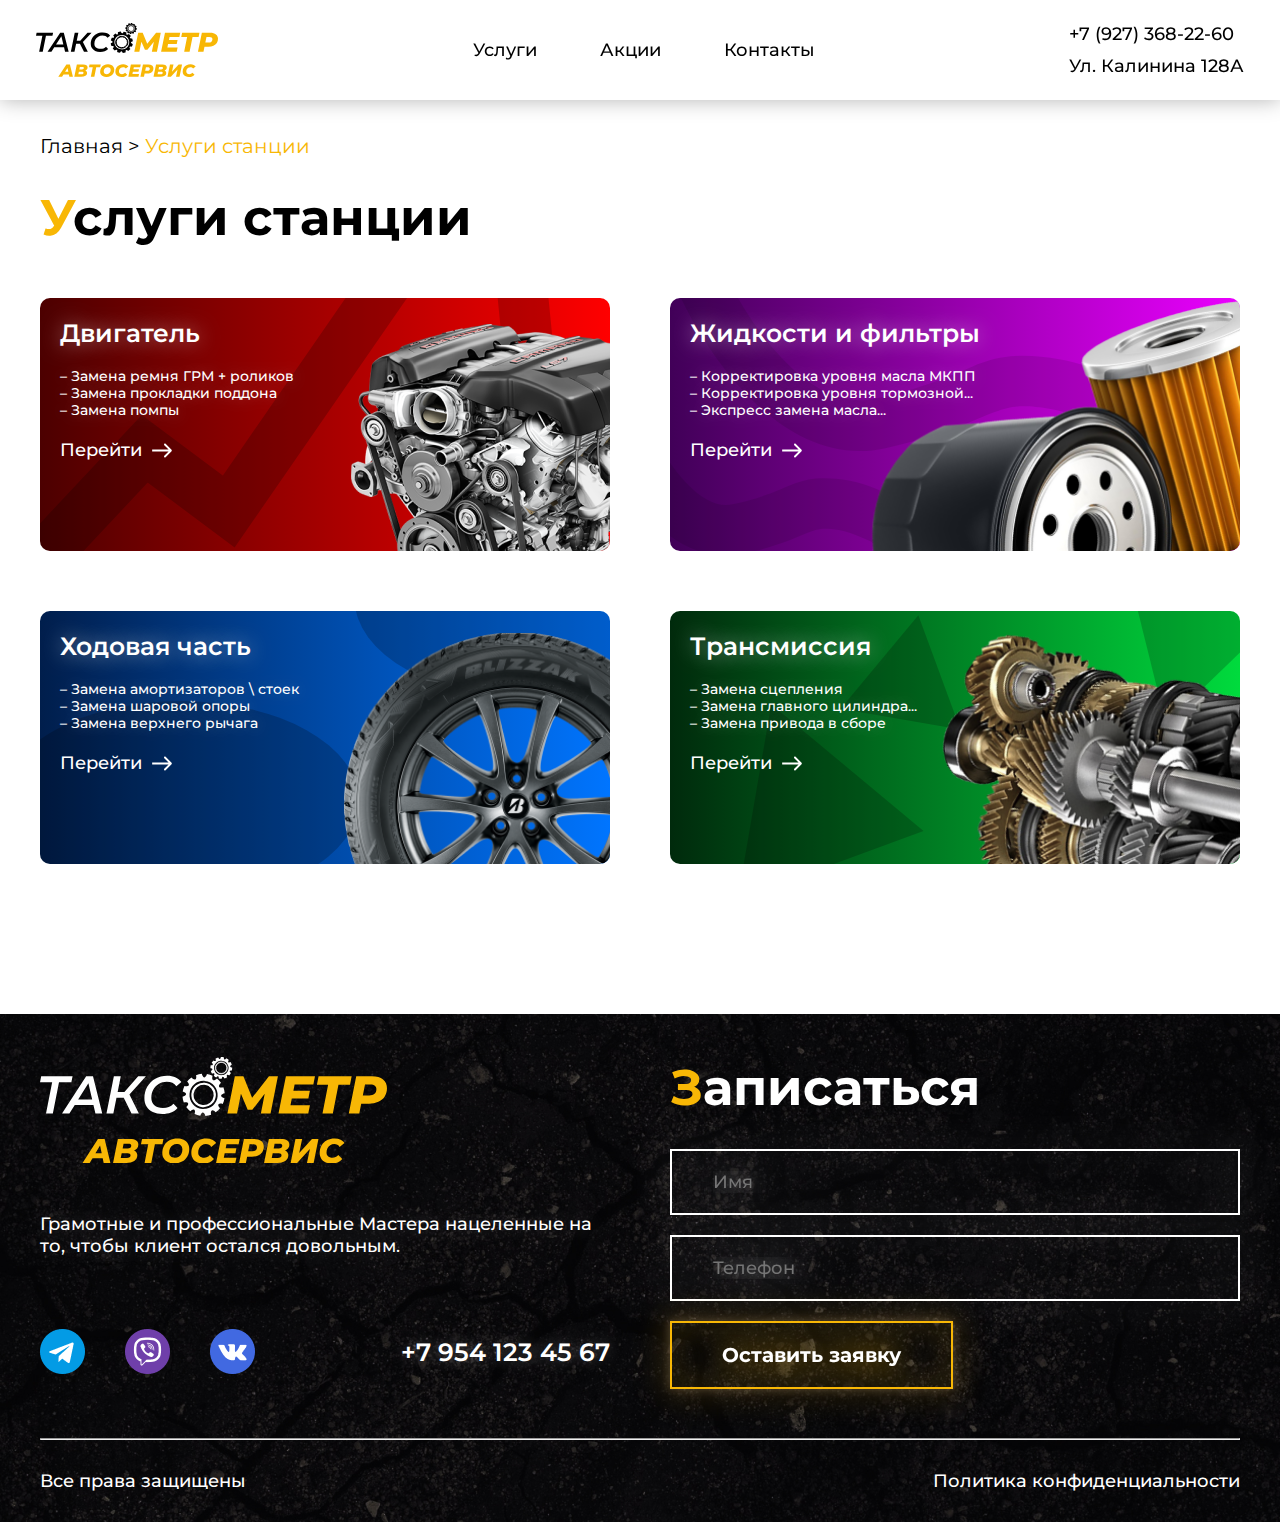
<file: services.html>
<!doctype html>
<html lang="ru">
<head>
    <meta charset="UTF-8">
    <meta name="viewport"
          content="width=device-width, user-scalable=no, initial-scale=1.0, maximum-scale=1.0, minimum-scale=1.0">
    <meta http-equiv="X-UA-Compatible" content="ie=edge">
    <title>Услуги - Таксометр Автосервис</title>

    <!--Стили-->
    <link rel="stylesheet" href="https://cdnjs.cloudflare.com/ajax/libs/animate.css/4.1.1/animate.min.css">
    <link rel="stylesheet" href="css/slick.css">
    <link rel="stylesheet" href="css/main.css">

    <!--Скрипты-->
    <script src="js/jquery-3.6.0.min.js" defer></script>
    <script src="js/jquery.aniview.js" defer></script>
    <script src="js/slick.min.js" defer></script>
    <script src="js/imask.js" defer></script>
    <script src="js/script.js" defer></script>
</head>
<body>
    <header class="section header">
        <div class="header__container">
            <a href="index.html" class="header__logo">
                <svg viewBox="0 0 182 54" fill="none" xmlns="http://www.w3.org/2000/svg">
                    <g clip-path="url(#clip0_221_1771)">
                        <path d="M153.022 54.0004C151.747 54.0004 150.631 53.7764 149.673 53.3283C148.714 52.8802 147.972 52.2488 147.456 51.4392C146.94 50.6245 146.682 49.6926 146.682 48.6335C146.682 47.2383 147.013 45.9857 147.682 44.8706C148.351 43.7554 149.283 42.8847 150.484 42.2584C151.684 41.6321 153.053 41.3164 154.591 41.3164C155.755 41.3164 156.787 41.515 157.687 41.9173C158.588 42.3195 159.262 42.8847 159.704 43.618L157.129 45.6038C156.518 44.6516 155.592 44.1781 154.354 44.1781C153.548 44.1781 152.843 44.3614 152.227 44.728C151.616 45.0946 151.137 45.5987 150.794 46.2454C150.452 46.8921 150.284 47.6151 150.284 48.4146C150.284 49.2395 150.557 49.9014 151.11 50.4004C151.663 50.8994 152.411 51.1489 153.364 51.1489C154.565 51.1489 155.592 50.6805 156.445 49.7385L158.551 51.7396C157.866 52.539 157.066 53.1195 156.155 53.4709C155.244 53.8222 154.196 54.0004 153.022 54.0004ZM133.98 41.5608H137.493L135.96 48.7201L142.643 41.5608H146.05L143.527 53.756H140.015L141.547 46.612L134.865 53.756H131.458L133.98 41.5608ZM124.649 51.2661C125.286 51.2661 125.787 51.1438 126.145 50.8994C126.503 50.655 126.687 50.2935 126.687 49.8199C126.687 49.4737 126.555 49.214 126.292 49.046C126.029 48.8779 125.665 48.7914 125.213 48.7914H122.058L121.553 51.2661H124.649ZM123.048 44.0559L122.564 46.4083H125.123C125.76 46.4083 126.245 46.2912 126.571 46.0519C126.903 45.8126 127.066 45.4663 127.066 45.0132C127.066 44.3767 126.566 44.0559 125.571 44.0559H123.048ZM128.541 47.4675C129.083 47.7017 129.499 48.0225 129.794 48.4349C130.089 48.8474 130.236 49.3311 130.236 49.8912C130.236 51.1591 129.704 52.1164 128.635 52.7733C127.566 53.4301 126.171 53.756 124.454 53.756H117.519L120.042 41.5608H126.419C127.835 41.5608 128.92 41.8052 129.668 42.2992C130.421 42.7931 130.794 43.4958 130.794 44.4174C130.794 45.1252 130.594 45.7362 130.199 46.2556C129.804 46.775 129.246 47.1772 128.541 47.4675ZM111.321 47.8494C112.116 47.8494 112.722 47.6711 113.148 47.3096C113.575 46.9481 113.786 46.4389 113.786 45.7769C113.786 45.2779 113.612 44.9011 113.275 44.6516C112.933 44.4021 112.443 44.2748 111.806 44.2748H109.931L109.194 47.8443H111.321V47.8494ZM112.274 41.5608C113.907 41.5608 115.171 41.902 116.055 42.5894C116.945 43.2768 117.387 44.2392 117.387 45.4816C117.387 46.5051 117.135 47.3962 116.624 48.1651C116.113 48.9339 115.386 49.5246 114.444 49.9422C113.501 50.3597 112.406 50.5685 111.158 50.5685H108.636L107.988 53.756H104.423L106.945 41.5608H112.274ZM97.8247 44.229L97.4087 46.2861H103.012L102.49 48.8627H96.8716L96.4187 51.0929H103.027L102.453 53.756H92.3481L94.8705 41.5608H104.744L104.186 44.2239H97.8247V44.229ZM85.7026 54.0004C84.4282 54.0004 83.3119 53.7764 82.3535 53.3283C81.3951 52.8802 80.6526 52.2488 80.1365 51.4392C79.6205 50.6245 79.3624 49.6926 79.3624 48.6335C79.3624 47.2383 79.6942 45.9857 80.363 44.8706C81.0317 43.7554 81.9638 42.8847 83.1644 42.2584C84.365 41.6321 85.7342 41.3164 87.2718 41.3164C88.4356 41.3164 89.4677 41.515 90.3682 41.9173C91.2686 42.3195 91.9427 42.8847 92.385 43.618L89.81 45.6038C89.1991 44.6516 88.2723 44.1781 87.0349 44.1781C86.2292 44.1781 85.5235 44.3614 84.9074 44.728C84.2966 45.0946 83.8174 45.5987 83.4751 46.2454C83.1328 46.8921 82.9643 47.6151 82.9643 48.4146C82.9643 49.2395 83.2381 49.9014 83.7911 50.4004C84.344 50.8994 85.0917 51.1489 86.0449 51.1489C87.2455 51.1489 88.2723 50.6805 89.1254 49.7385L91.2318 51.7396C90.5472 52.539 89.7468 53.1195 88.8358 53.4709C87.9248 53.8222 86.8821 54.0004 85.7026 54.0004ZM70.7158 51.1438C71.511 51.1438 72.2061 50.9504 72.8064 50.5685C73.4067 50.1866 73.8701 49.6723 74.1913 49.0256C74.5178 48.3789 74.6758 47.6711 74.6758 46.8921C74.6758 46.0672 74.4125 45.4103 73.8912 44.9164C73.3699 44.4225 72.6379 44.1781 71.7006 44.1781C70.9107 44.1781 70.2103 44.3716 69.61 44.7535C69.0097 45.1354 68.5463 45.6496 68.2251 46.2963C67.8986 46.943 67.7406 47.6508 67.7406 48.4298C67.7406 49.2547 68.0039 49.9116 68.5252 50.4055C69.0518 50.8943 69.7785 51.1438 70.7158 51.1438ZM70.4104 54.0004C69.1361 54.0004 68.0302 53.7764 67.0876 53.3232C66.145 52.87 65.4183 52.2386 64.9076 51.4239C64.3968 50.6092 64.144 49.6825 64.144 48.6386C64.144 47.2434 64.4757 45.9908 65.1445 44.8757C65.8133 43.7605 66.7401 42.8898 67.9354 42.2635C69.1308 41.6372 70.4894 41.3215 72.0165 41.3215C73.2909 41.3215 74.3967 41.5455 75.3393 41.9987C76.2819 42.4519 77.0086 43.0833 77.5194 43.898C78.0302 44.7127 78.2829 45.6395 78.2829 46.6833C78.2829 48.0785 77.9512 49.3311 77.2824 50.4463C76.6136 51.5614 75.6869 52.4321 74.4915 53.0584C73.2961 53.6847 71.9375 54.0004 70.4104 54.0004ZM64.1967 44.2952H60.2683L58.3568 53.756H54.8444L56.7559 44.2952H52.954L53.5121 41.5608H64.7548L64.1967 44.2952ZM45.4448 51.2661C46.082 51.2661 46.5822 51.1438 46.9403 50.8994C47.2984 50.655 47.4827 50.2935 47.4827 49.8199C47.4827 49.4737 47.351 49.214 47.0877 49.046C46.8245 48.8779 46.4611 48.7914 46.0082 48.7914H42.854L42.3484 51.2661H45.4448ZM43.8387 44.0559L43.3542 46.4083H45.9135C46.5506 46.4083 47.0351 46.2912 47.3616 46.0519C47.6933 45.8126 47.8566 45.4663 47.8566 45.0132C47.8566 44.3767 47.3563 44.0559 46.3611 44.0559H43.8387ZM49.3363 47.4675C49.8787 47.7017 50.2947 48.0225 50.5896 48.4349C50.8845 48.8474 51.0319 49.3311 51.0319 49.8912C51.0319 51.1591 50.5001 52.1164 49.4311 52.7733C48.3621 53.4301 46.9666 53.756 45.25 53.756H38.3095L40.8319 41.5608H47.2089C48.6254 41.5608 49.7102 41.8052 50.4579 42.2992C51.2109 42.7931 51.5848 43.4958 51.5848 44.4174C51.5848 45.1252 51.3847 45.7362 50.9898 46.2556C50.5948 46.775 50.0419 47.1772 49.3363 47.4675ZM32.3485 48.8423L31.5007 44.8859L29.0889 48.8423H32.3485ZM32.8856 51.3883H27.5197L26.061 53.756H22.2959L30.3843 41.5608H33.8967L36.9404 53.756H33.3911L32.8856 51.3883Z" fill="#F8B705"/>
                        <path d="M172.622 19.5279C173.849 19.5279 174.786 19.2479 175.444 18.6928C176.102 18.1378 176.434 17.3486 176.434 16.3251C176.434 15.5562 176.171 14.9757 175.639 14.5887C175.112 14.2017 174.354 14.0083 173.369 14.0083H170.473L169.33 19.5228H172.622V19.5279ZM174.096 9.8125C176.618 9.8125 178.567 10.3421 179.941 11.4012C181.316 12.4603 182 13.9472 182 15.8668C182 17.4453 181.605 18.8252 180.815 20.0117C180.025 21.193 178.904 22.1095 177.45 22.7562C175.992 23.4029 174.301 23.7237 172.374 23.7237H168.477L167.477 28.6476H161.969L165.865 9.8125H174.096ZM162.606 14.0388H156.54L153.591 28.6476H148.167L151.116 14.0388H145.244L146.108 9.8125H163.469L162.606 14.0388ZM133.554 13.9319L132.911 17.1092H141.563L140.758 21.0911H132.074L131.379 24.5333H141.59L140.7 28.6527H125.086L128.983 9.81759H144.233L143.37 13.937H133.554V13.9319ZM124.791 9.8125L120.921 28.6476H115.855L117.856 18.6928L111.374 26.7941H108.925L105.392 18.6928L103.359 28.6476H98.2935L102.19 9.8125H106.672L111.237 20.7092L120.084 9.8125H124.791Z" fill="#F8B705"/>
                        <path d="M16.4454 12.776H9.96308L6.73509 28.6476H3.14374L6.37174 12.776H0L0.610844 9.8125H17.0878L16.4454 12.776Z" fill="black"/>
                        <path d="M46.9033 18.9882L51.8532 28.6476H47.988L43.9228 20.6838H40.1102L38.4673 28.6476H34.8496L38.7464 9.8125H42.364L40.7211 17.6999H44.2598L51.4951 9.8125H55.5551L46.9033 18.9882Z" fill="black"/>
                        <path d="M64.2123 28.9166C62.264 28.9166 60.5789 28.5805 59.1623 27.9084C57.7458 27.2363 56.6558 26.2892 55.8922 25.0722C55.1339 23.8501 54.7495 22.4549 54.7495 20.8764C54.7495 18.7582 55.2498 16.8385 56.2503 15.1175C57.2508 13.3964 58.6621 12.0368 60.4788 11.0388C62.2955 10.0408 64.3861 9.54688 66.74 9.54688C68.4303 9.54688 69.9153 9.81675 71.2054 10.3565C72.4956 10.8962 73.475 11.6753 74.1385 12.6988L71.5214 14.8221C70.4261 13.3506 68.7463 12.6173 66.4872 12.6173C64.8758 12.6173 63.454 12.9737 62.2324 13.6917C61.0054 14.4097 60.0628 15.3822 59.394 16.6094C58.7253 17.8365 58.3935 19.1859 58.3935 20.6575C58.3935 22.2564 58.9201 23.5192 59.9785 24.451C61.037 25.3828 62.5378 25.8513 64.4862 25.8513C66.7294 25.8513 68.5778 25.1231 70.0259 23.6719L72.1428 25.8767C71.216 26.9002 70.0733 27.664 68.7199 28.163C67.3666 28.6671 65.8606 28.9166 64.2123 28.9166Z" fill="black"/>
                        <path d="M27.3566 21.5443L25.3819 13.2597L20.0106 21.5443H27.3566ZM28.0253 24.2889H18.2308L15.4188 28.6476H11.5483L24.2076 9.8125H27.7989L32.6488 28.6476H29.0575L28.0253 24.2889Z" fill="black"/>
                        <path class="header__big-gear" d="M94.9968 19.5429C95.0494 18.9625 96.05 18.4838 96.8662 18.326C96.7766 17.3076 96.5397 16.3248 96.1763 15.3981C95.3654 15.5967 94.1964 15.6222 93.9278 15.057C93.675 14.5274 94.2911 13.6312 94.9178 13.0966C94.3227 12.2717 93.6118 11.5333 92.8062 10.8968C92.2059 11.462 91.2053 12.0476 90.684 11.6912C90.189 11.3551 90.2627 10.2807 90.5313 9.51183C89.6098 9.09429 88.6145 8.79387 87.5613 8.63093C87.3349 9.40999 86.7714 10.3978 86.129 10.3418C85.5287 10.2909 85.0337 9.32343 84.8705 8.53418C83.8173 8.62074 82.801 8.84988 81.8426 9.20122C82.0479 9.98538 82.0743 11.1158 81.4898 11.3755C80.9421 11.6199 80.0153 11.0241 79.4624 10.4182C78.6093 10.9936 77.8458 11.6759 77.1875 12.4601C77.772 13.0405 78.3776 14.008 78.0037 14.5172C77.6562 14.9958 76.5451 14.9246 75.7552 14.67C75.3234 15.5611 75.0127 16.5234 74.8442 17.5418C75.6499 17.7608 76.6715 18.3056 76.6135 18.9217C76.5609 19.5022 75.5604 19.9809 74.7441 20.1387C74.8337 21.1571 75.0706 22.1398 75.434 23.0666C76.2449 22.868 77.414 22.8425 77.6825 23.4077C77.9353 23.9373 77.3192 24.8335 76.6925 25.3681C77.2876 26.193 77.9985 26.9313 78.8041 27.5678C79.4045 27.0026 80.405 26.4171 80.9263 26.7786C81.4213 27.1147 81.3476 28.1891 81.079 28.9579C82.0005 29.3755 82.9958 29.6759 84.049 29.8388C84.2754 29.0598 84.8389 28.0719 85.4813 28.128C86.0816 28.1789 86.5766 29.1463 86.7399 29.9356C87.793 29.849 88.8093 29.6199 89.7677 29.2686C89.5624 28.4844 89.536 27.354 90.1206 27.0943C90.6682 26.8499 91.595 27.4456 92.1479 28.0516C93.001 27.4762 93.7646 26.7888 94.4228 26.0097C93.8383 25.4292 93.2327 24.4618 93.6013 23.9526C93.9489 23.4739 95.06 23.5452 95.8551 23.7998C96.2869 22.9087 96.5976 21.9463 96.7661 20.928C95.9604 20.7039 94.9388 20.1591 94.9968 19.5429ZM85.1285 26.3509C81.0632 25.9893 78.0669 22.5115 78.4408 18.5806C78.8147 14.6496 82.4113 11.7523 86.4766 12.1138C90.5418 12.4753 93.5381 15.9531 93.1642 19.8841C92.7956 23.8151 89.1938 26.7124 85.1285 26.3509Z" fill="black"/>
                        <path d="M86.3188 13.7943C89.4204 14.0692 91.7111 16.7323 91.4267 19.7315C91.1423 22.7306 88.3883 24.9456 85.2867 24.6706C82.1851 24.3957 79.8944 21.7326 80.1787 18.7334C80.4631 15.7394 83.2172 13.5193 86.3188 13.7943ZM86.3556 13.3665C83.0065 13.0712 80.0418 15.4542 79.7311 18.6978C79.4257 21.9363 81.8902 24.803 85.2445 25.1035C88.5937 25.3988 91.5584 23.0158 91.869 19.7722C92.1745 16.5286 89.71 13.6619 86.3556 13.3665Z" fill="#FEFEFE"/>
                        <path d="M86.3188 13.7943C89.4204 14.0692 91.7111 16.7323 91.4267 19.7315C91.1423 22.7306 88.3883 24.9456 85.2867 24.6706C82.1851 24.3957 79.8944 21.7326 80.1787 18.7334C80.4631 15.7394 83.2172 13.5193 86.3188 13.7943ZM86.3556 13.3665C83.0065 13.0712 80.0418 15.4542 79.7311 18.6978C79.4257 21.9363 81.8902 24.803 85.2445 25.1035C88.5937 25.3988 91.5584 23.0158 91.869 19.7722C92.1745 16.5286 89.71 13.6619 86.3556 13.3665Z" stroke="black" stroke-miterlimit="10"/>
                        <path class="header__small-gear" d="M99.7676 4.77112C99.736 4.4707 100.189 4.13463 100.584 3.97169C100.431 3.46759 100.21 2.99404 99.9255 2.56122C99.5359 2.74453 98.9513 2.87183 98.7512 2.61214C98.5669 2.36773 98.7828 1.85854 99.0409 1.52756C98.6565 1.17112 98.2141 0.865608 97.7402 0.626287C97.498 0.972539 97.0556 1.36462 96.7502 1.23732C96.4658 1.11511 96.3869 0.565184 96.4395 0.152737C95.9287 0.0356222 95.3969 -0.0203891 94.8492 0.00507062C94.8176 0.422609 94.6386 0.977631 94.3068 1.01327C93.9961 1.04383 93.6486 0.605919 93.4801 0.224024C92.9588 0.37169 92.469 0.585552 92.0214 0.860516C92.211 1.23732 92.3426 1.80252 92.0741 1.99602C91.8213 2.17424 91.2947 1.96547 90.9524 1.71596C90.5838 2.08767 90.2679 2.5103 90.0204 2.97367C90.3785 3.2079 90.7839 3.63562 90.6523 3.93095C90.5259 4.20592 89.9572 4.2823 89.5307 4.23138C89.4043 4.7253 89.3516 5.23958 89.3727 5.76914C89.8045 5.7997 90.3785 5.97282 90.4153 6.28852C90.4469 6.58895 89.994 6.92501 89.5991 7.08795C89.7518 7.59206 89.973 8.06561 90.2573 8.49842C90.647 8.31511 91.2315 8.18781 91.4264 8.4475C91.6107 8.69192 91.3948 9.20111 91.1368 9.53209C91.5212 9.88852 91.9635 10.194 92.4374 10.4334C92.6797 10.0871 93.122 9.69503 93.4274 9.82233C93.7118 9.94453 93.7908 10.4945 93.7381 10.9069C94.2489 11.0291 94.7808 11.08 95.3284 11.0597C95.36 10.6421 95.539 10.0871 95.8708 10.0515C96.1815 10.0209 96.529 10.4588 96.6975 10.8407C97.2189 10.693 97.7086 10.4792 98.1562 10.2042C97.9666 9.82742 97.835 9.26221 98.1035 9.06872C98.3563 8.8905 98.8829 9.09927 99.2252 9.34878C99.5938 8.97707 99.9097 8.54934 100.157 8.09107C99.7992 7.85684 99.3937 7.42912 99.5253 7.13378C99.6517 6.85882 100.22 6.78244 100.647 6.83336C100.773 6.33944 100.826 5.82515 100.805 5.29559C100.378 5.26504 99.8044 5.09192 99.7676 4.77112ZM95.5127 9.18583C93.4222 9.40479 91.5422 7.94849 91.3105 5.92699C91.0841 3.90549 92.5901 2.08767 94.6807 1.86363C96.7713 1.64467 98.6512 3.10097 98.8829 5.12247C99.1093 7.14906 97.6033 8.96688 95.5127 9.18583Z" fill="black"/>
                        <path d="M94.781 2.73952C96.3766 2.57149 97.8142 3.68662 97.9879 5.22948C98.1617 6.77234 97.0085 8.16244 95.4129 8.33047C93.8174 8.49851 92.3798 7.38337 92.206 5.84051C92.0322 4.29766 93.1854 2.90756 94.781 2.73952ZM94.7547 2.51548C93.0327 2.69879 91.79 4.19582 91.9796 5.86088C92.1691 7.52594 93.7173 8.72764 95.4392 8.54433C97.1612 8.36102 98.4039 6.86399 98.2144 5.19893C98.0301 3.53896 96.4819 2.33217 94.7547 2.51548Z" fill="#FEFEFE"/>
                        <path d="M94.781 2.73952C96.3766 2.57149 97.8142 3.68662 97.9879 5.22948C98.1617 6.77234 97.0085 8.16244 95.4129 8.33047C93.8174 8.49851 92.3798 7.38337 92.206 5.84051C92.0322 4.29766 93.1854 2.90756 94.781 2.73952ZM94.7547 2.51548C93.0327 2.69879 91.79 4.19582 91.9796 5.86088C92.1691 7.52594 93.7173 8.72764 95.4392 8.54433C97.1612 8.36102 98.4039 6.86399 98.2144 5.19893C98.0301 3.53896 96.4819 2.33217 94.7547 2.51548Z" stroke="black" stroke-width="0.5" stroke-miterlimit="10"/>
                    </g>
                    <defs>
                        <clipPath id="clip0_221_1771">
                            <rect width="182" height="54" fill="white"/>
                        </clipPath>
                    </defs>
                </svg>
            </a>
            <nav class="header__nav">
                <a href="services.html" class="header__link">Услуги</a>
                <a href="promotions.html" class="header__link">Акции</a>
                <a href="contacts.html" class="header__link">Контакты</a>
            </nav>
            <div class="header__contacts">
                <a href="+7 (927) 368-22-60" class="header__phone">+7 (927) 368-22-60</a>
                <span class="header__address">Ул. Калинина 128А</span>
            </div>
            <button class="header__burger">
                <div></div>
                <div></div>
                <div></div>
            </button>
        </div>
    </header>
    <main class="main services-page">
        <section class="section breadcrumbs">
            <div class="container breadcrumbs__container">
                <a href="index.html"><span>Главная</span></a>
                <span class="breadcrumbs__current">Услуги станции</span>
            </div>
        </section>

        <section class="section services">
            <div class="container services__container">
                <h1 class="section__h2 services__h2">Услуги станции</h1>
                <div class="services__grid">
                    <div class="services__card aniview" data-av-animation="animate__fadeInUp">
                        <picture>
                            <source srcset="img/services_1_640.png" media="(max-width: 850px)">
                            <source srcset="img/services_1_1000.png" media="(max-width: 1240px)">
                            <img src="img/services_1.png" alt="Двигатель">
                        </picture>
                        <h4 class="services__name">Двигатель</h4>
                        <ul>
                            <li>Замена ремня ГРМ + роликов</li>
                            <li>Замена прокладки поддона</li>
                            <li>Замена помпы</li>
                        </ul>
                        <a href="service.html">Перейти</a>
                    </div>
                    <div class="services__card aniview" data-av-animation="animate__fadeInUp">
                        <picture>
                            <source srcset="img/services_2_640.png" media="(max-width: 850px)">
                            <source srcset="img/services_2_1000.png" media="(max-width: 1240px)">
                            <img src="img/services_2.png" alt="Жидкости и фильтры">
                        </picture>
                        <h4 class="services__name">Жидкости и фильтры</h4>
                        <ul>
                            <li>Корректировка уровня масла МКПП</li>
                            <li>Корректировка уровня тормозной...</li>
                            <li>Экспресс замена масла...</li>
                        </ul>
                        <a href="service.html">Перейти</a>
                    </div>
                    <div class="services__card aniview" data-av-animation="animate__fadeInUp">
                        <picture>
                            <source srcset="img/services_3_640.png" media="(max-width: 850px)">
                            <source srcset="img/services_3_1000.png" media="(max-width: 1240px)">
                            <img src="img/services_3.png" alt="Ходовая часть">
                        </picture>
                        <h4 class="services__name">Ходовая часть</h4>
                        <ul>
                            <li>Замена амортизаторов \ стоек</li>
                            <li>Замена шаровой опоры</li>
                            <li>Замена верхнего рычага</li>
                        </ul>
                        <a href="service.html">Перейти</a>
                    </div>
                    <div class="services__card aniview" data-av-animation="animate__fadeInUp">
                        <picture>
                            <source srcset="img/services_4_640.png" media="(max-width: 850px)">
                            <source srcset="img/services_4_1000.png" media="(max-width: 1240px)">
                            <img src="img/services_4.png" alt="Трансмиссия">
                        </picture>
                        <h4 class="services__name">Трансмиссия</h4>
                        <ul>
                            <li>Замена сцепления</li>
                            <li>Замена главного цилиндра...</li>
                            <li>Замена привода в сборе</li>
                        </ul>
                        <a href="service.html">Перейти</a>
                    </div>
                </div>
            </div>
        </section>

        <div class="mobile-nav" style="display: none;">
            <button class="mobile-nav__close"></button>
            <a href="index.html" class="mobile-nav__link">Главная</a>
            <a href="services.html" class="mobile-nav__link">Услуги</a>
            <a href="promotions.html" class="mobile-nav__link">Акции</a>
            <a href="contacts.html" class="mobile-nav__link">Контакты</a>
            <a href="+7 (927) 368-22-60" class="mobile-nav__phone">+7 (927) 368-22-60</a>
            <span class="mobile-nav__address">Ул. Калинина 128А</span>
        </div>
    </main>
    <footer class="section footer">
        <div class="container footer__container">
            <div class="footer__main">
                <div class="footer__info">
                    <a href="index.html" class="footer__logo">
                        <svg viewBox="0 0 603 185" fill="none" xmlns="http://www.w3.org/2000/svg">
                            <g clip-path="url(#clip0_157_2)">
                                <path d="M506.99 185C502.767 185 499.069 184.232 495.893 182.697C492.718 181.162 490.258 178.999 488.548 176.225C486.838 173.434 485.984 170.242 485.984 166.613C485.984 161.833 487.083 157.542 489.298 153.722C491.514 149.901 494.602 146.918 498.58 144.773C502.558 142.627 507.094 141.545 512.189 141.545C516.045 141.545 519.464 142.226 522.448 143.604C525.431 144.982 527.664 146.918 529.13 149.43L520.598 156.234C518.574 152.972 515.504 151.349 511.404 151.349C508.734 151.349 506.396 151.977 504.355 153.233C502.331 154.489 500.744 156.216 499.61 158.432C498.475 160.647 497.917 163.124 497.917 165.863C497.917 168.689 498.824 170.957 500.656 172.667C502.488 174.376 504.966 175.231 508.124 175.231C512.102 175.231 515.504 173.626 518.33 170.399L525.309 177.255C523.041 179.993 520.389 181.982 517.371 183.186C514.352 184.389 510.88 185 506.99 185ZM443.902 142.383H455.539L450.462 166.91L472.602 142.383H483.89L475.533 184.163H463.896L468.973 159.688L446.833 184.163H435.545L443.902 142.383ZM412.986 175.632C415.097 175.632 416.754 175.213 417.941 174.376C419.127 173.539 419.738 172.3 419.738 170.678C419.738 169.492 419.301 168.602 418.429 168.026C417.557 167.451 416.353 167.154 414.852 167.154H404.402L402.727 175.632H412.986ZM407.682 150.931L406.077 158.99H414.556C416.667 158.99 418.272 158.589 419.354 157.769C420.453 156.949 420.994 155.763 420.994 154.21C420.994 152.03 419.336 150.931 416.039 150.931H407.682ZM425.879 162.618C427.676 163.421 429.054 164.52 430.031 165.933C431.008 167.346 431.497 169.003 431.497 170.922C431.497 175.266 429.735 178.545 426.193 180.796C422.651 183.046 418.028 184.163 412.34 184.163H389.363L397.72 142.383H418.848C423.541 142.383 427.135 143.22 429.613 144.912C432.107 146.604 433.346 149.012 433.346 152.169C433.346 154.594 432.683 156.687 431.375 158.467C430.049 160.246 428.217 161.624 425.879 162.618ZM368.828 163.927C371.462 163.927 373.468 163.316 374.882 162.078C376.295 160.839 376.993 159.095 376.993 156.827C376.993 155.117 376.417 153.826 375.3 152.972C374.166 152.117 372.544 151.681 370.433 151.681H364.222L361.779 163.909H368.828V163.927ZM371.985 142.383C377.394 142.383 381.581 143.552 384.512 145.907C387.461 148.262 388.926 151.559 388.926 155.815C388.926 159.321 388.089 162.374 386.397 165.008C384.704 167.643 382.297 169.666 379.174 171.097C376.051 172.527 372.422 173.242 368.287 173.242H359.93L357.784 184.163H345.972L354.329 142.383H371.985ZM324.111 151.524L322.733 158.571H341.296L339.569 167.398H320.953L319.453 175.039H341.349L339.447 184.163H305.966L314.323 142.383H347.036L345.187 151.506H324.111V151.524ZM283.948 185C279.726 185 276.027 184.232 272.852 182.697C269.677 181.162 267.217 178.999 265.507 176.225C263.797 173.434 262.942 170.242 262.942 166.613C262.942 161.833 264.041 157.542 266.257 153.722C268.473 149.901 271.561 146.918 275.539 144.773C279.517 142.627 284.053 141.545 289.148 141.545C293.003 141.545 296.423 142.226 299.406 143.604C302.39 144.982 304.623 146.918 306.088 149.43L297.557 156.234C295.533 152.972 292.462 151.349 288.362 151.349C285.693 151.349 283.355 151.977 281.314 153.233C279.29 154.489 277.702 156.216 276.568 158.432C275.434 160.647 274.876 163.124 274.876 165.863C274.876 168.689 275.783 170.957 277.615 172.667C279.447 174.376 281.924 175.231 285.082 175.231C289.06 175.231 292.462 173.626 295.289 170.399L302.268 177.255C299.999 179.993 297.348 181.982 294.329 183.186C291.311 184.389 287.856 185 283.948 185ZM234.294 175.213C236.929 175.213 239.232 174.551 241.221 173.242C243.21 171.934 244.745 170.172 245.809 167.957C246.891 165.741 247.415 163.316 247.415 160.647C247.415 157.821 246.542 155.571 244.815 153.879C243.088 152.187 240.663 151.349 237.557 151.349C234.94 151.349 232.62 152.012 230.631 153.321C228.642 154.629 227.106 156.391 226.042 158.606C224.96 160.822 224.437 163.246 224.437 165.916C224.437 168.742 225.309 170.992 227.037 172.684C228.781 174.359 231.189 175.213 234.294 175.213ZM233.283 185C229.06 185 225.396 184.232 222.274 182.68C219.151 181.127 216.743 178.964 215.05 176.173C213.358 173.382 212.521 170.207 212.521 166.631C212.521 161.851 213.62 157.56 215.836 153.739C218.051 149.919 221.122 146.936 225.082 144.79C229.043 142.644 233.544 141.563 238.604 141.563C242.826 141.563 246.49 142.33 249.613 143.883C252.736 145.436 255.144 147.599 256.836 150.39C258.528 153.181 259.366 156.356 259.366 159.932C259.366 164.712 258.266 169.003 256.051 172.824C253.835 176.644 250.764 179.627 246.804 181.773C242.843 183.918 238.342 185 233.283 185ZM212.695 151.75H199.68L193.347 184.163H181.709L188.043 151.75H175.446L177.295 142.383H214.545L212.695 151.75ZM150.567 175.632C152.678 175.632 154.335 175.213 155.522 174.376C156.708 173.539 157.319 172.3 157.319 170.678C157.319 169.492 156.882 168.602 156.01 168.026C155.138 167.451 153.934 167.154 152.434 167.154H141.983L140.308 175.632H150.567ZM145.245 150.931L143.64 158.99H152.119C154.231 158.99 155.836 158.589 156.917 157.769C158.017 156.949 158.557 155.763 158.557 154.21C158.557 152.03 156.9 150.931 153.602 150.931H145.245ZM163.46 162.618C165.257 163.421 166.635 164.52 167.612 165.933C168.589 167.346 169.078 169.003 169.078 170.922C169.078 175.266 167.316 178.545 163.774 180.796C160.232 183.046 155.609 184.163 149.921 184.163H126.926L135.283 142.383H156.411C161.105 142.383 164.699 143.22 167.176 144.912C169.671 146.604 170.91 149.012 170.91 152.169C170.91 154.594 170.247 156.687 168.938 158.467C167.63 160.246 165.798 161.624 163.46 162.618ZM107.176 167.329L104.367 153.774L96.3766 167.329H107.176ZM108.956 176.051H91.1774L86.3447 184.163H73.8701L100.669 142.383H112.306L122.39 184.163H110.631L108.956 176.051Z" fill="#F8B705"/>
                                <path d="M571.927 66.9C575.992 66.9 579.098 65.9406 581.279 64.0391C583.46 62.1376 584.559 59.4337 584.559 55.9274C584.559 53.2932 583.686 51.3045 581.924 49.9788C580.18 48.653 577.667 47.9901 574.405 47.9901H564.809L561.023 66.8826H571.927V66.9ZM576.812 33.6157C585.169 33.6157 591.625 35.43 596.178 39.0584C600.732 42.6869 603 47.7807 603 54.3574C603 59.7652 601.692 64.4927 599.075 68.5573C596.457 72.6044 592.741 75.7444 587.926 77.9599C583.093 80.1754 577.493 81.2744 571.107 81.2744H558.196L554.882 98.1433H536.632L549.543 33.6157H576.812ZM538.743 48.0947H518.644L508.874 98.1433H490.904L500.674 48.0947H481.221L484.082 33.6157H541.604L538.743 48.0947ZM442.489 47.7284L440.36 58.6138H469.025L466.356 72.2555H437.586L435.283 84.0481H469.113L466.164 98.1433H414.434L427.345 33.6157H477.871L475.01 47.7284H442.489ZM413.457 33.6157L400.633 98.1433H383.849L390.479 64.0391L369.002 91.7935H360.889L349.182 64.0391L342.448 98.1433H325.664L338.575 33.6157H353.422L368.549 70.9472L397.859 33.6157H413.457Z" fill="#F8B705"/>
                                <path d="M54.4867 43.7685H33.0095L22.3146 98.1433H10.4158L21.1108 43.7685H0L2.02384 33.6157H56.6152L54.4867 43.7685Z" fill="#FEFEFE"/>
                                <path d="M155.4 65.0509L171.8 98.1433H158.994L145.525 70.8599H132.893L127.45 98.1433H115.464L128.375 33.6157H140.361L134.917 60.6374H146.642L170.614 33.6157H184.065L155.4 65.0509Z" fill="#FEFEFE"/>
                                <path d="M212.748 99.0677C206.292 99.0677 200.709 97.9164 196.016 95.6137C191.323 93.311 187.711 90.0663 185.181 85.8971C182.669 81.7104 181.396 76.9306 181.396 71.5227C181.396 64.2658 183.053 57.6892 186.368 51.7929C189.683 45.8966 194.359 41.2389 200.378 37.8198C206.397 34.4006 213.323 32.7085 221.122 32.7085C226.723 32.7085 231.643 33.6331 235.917 35.4822C240.192 37.3313 243.437 40.0003 245.635 43.5067L236.964 50.7811C233.335 45.7396 227.769 43.2276 220.285 43.2276C214.946 43.2276 210.235 44.4487 206.188 46.9084C202.122 49.3681 198.999 52.7 196.784 56.9042C194.568 61.1083 193.469 65.7311 193.469 70.7726C193.469 76.2502 195.213 80.5765 198.72 83.7688C202.227 86.9612 207.199 88.5661 213.655 88.5661C221.087 88.5661 227.211 86.0715 232.009 81.0998L239.023 88.6533C235.952 92.1597 232.166 94.7764 227.682 96.486C223.198 98.213 218.208 99.0677 212.748 99.0677Z" fill="#FEFEFE"/>
                                <path d="M90.6368 73.8081L84.0943 45.4257L66.2984 73.8081H90.6368ZM92.8526 83.2107H60.4014L51.0847 98.1433H38.2612L80.2036 33.6157H92.1024L108.171 98.1433H96.2722L92.8526 83.2107Z" fill="#FEFEFE"/>
                                <path class="footer__big-gear" d="M314.742 66.9525C314.917 64.9638 318.232 63.3241 320.936 62.7833C320.639 59.2944 319.854 55.9275 318.651 52.7526C315.964 53.433 312.09 53.5202 311.201 51.5838C310.363 49.7696 312.405 46.6993 314.481 44.8677C312.509 42.0416 310.154 39.5122 307.485 37.3316C305.496 39.2679 302.181 41.2741 300.453 40.053C298.813 38.9016 299.058 35.2208 299.947 32.5867C296.894 31.1562 293.597 30.127 290.107 29.5688C289.357 32.2378 287.49 35.622 285.362 35.4301C283.373 35.2557 281.733 31.9412 281.192 29.2373C277.703 29.5339 274.335 30.3189 271.16 31.5225C271.84 34.209 271.928 38.0817 269.991 38.9714C268.177 39.8087 265.106 37.7677 263.274 35.6918C260.448 37.663 257.918 40.0006 255.737 42.6871C257.674 44.6758 259.68 47.9902 258.441 49.7347C257.29 51.3745 253.608 51.1303 250.991 50.258C249.561 53.3109 248.531 56.6079 247.973 60.0968C250.642 60.8469 254.027 62.7135 253.835 64.8243C253.661 66.813 250.346 68.4528 247.642 68.9935C247.938 72.4825 248.723 75.8493 249.927 79.0242C252.614 78.3439 256.487 78.2566 257.377 80.193C258.214 82.0072 256.173 85.0775 254.097 86.9091C256.068 89.7352 258.424 92.2646 261.093 94.4452C263.082 92.5089 266.397 90.5027 268.124 91.7413C269.764 92.8927 269.52 96.5735 268.63 99.2076C271.683 100.638 274.981 101.667 278.47 102.226C279.221 99.5565 281.087 96.1722 283.216 96.3641C285.205 96.5386 286.845 99.853 287.386 102.557C290.875 102.26 294.242 101.475 297.418 100.272C296.737 97.5853 296.65 93.7125 298.587 92.8229C300.401 91.9855 303.472 94.0266 305.304 96.1025C308.13 94.1312 310.66 91.7762 312.841 89.1072C310.904 87.1185 308.898 83.804 310.119 82.0596C311.27 80.4198 314.952 80.664 317.586 81.5362C319.017 78.4834 320.046 75.1864 320.605 71.6975C317.935 70.9299 314.55 69.0633 314.742 66.9525ZM282.047 90.276C268.578 89.0374 258.651 77.1227 259.889 63.6555C261.128 50.1883 273.044 40.2623 286.513 41.5009C299.982 42.7394 309.91 54.6541 308.671 68.1213C307.45 81.5885 295.516 91.5145 282.047 90.276Z" fill="#FEFEFE"/>
                                <path d="M285.99 47.2576C296.266 48.1996 303.856 57.3231 302.913 67.598C301.971 77.8729 292.847 85.4613 282.57 84.5193C272.294 83.5773 264.705 74.4538 265.647 64.1789C266.589 53.9215 275.714 46.3331 285.99 47.2576ZM286.112 45.7923C275.016 44.7805 265.193 52.9446 264.164 64.0568C263.152 75.1515 271.317 84.9728 282.431 86.0021C293.527 87.0139 303.35 78.8498 304.379 67.7376C305.391 56.6428 297.226 46.8041 286.112 45.7923Z" fill="#FEFEFE"/>
                                <path d="M285.99 47.2576C296.266 48.1996 303.856 57.3231 302.913 67.598C301.971 77.8729 292.847 85.4613 282.57 84.5193C272.294 83.5773 264.705 74.4538 265.647 64.1789C266.589 53.9215 275.714 46.3331 285.99 47.2576ZM286.112 45.7923C275.016 44.7805 265.193 52.9446 264.164 64.0568C263.152 75.1515 271.317 84.9728 282.431 86.0021C293.527 87.0139 303.35 78.8498 304.379 67.7376C305.391 56.6428 297.226 46.8041 286.112 45.7923Z" stroke="#FEFEFE" stroke-width="2.2569" stroke-miterlimit="10"/>
                                <path class="footer__small-gear" d="M330.549 16.3454C330.444 15.3162 331.945 14.1649 333.253 13.6066C332.747 11.8796 332.014 10.2573 331.072 8.77449C329.781 9.4025 327.845 9.83861 327.182 8.94894C326.571 8.1116 327.286 6.36713 328.141 5.23323C326.868 4.01211 325.402 2.96544 323.832 2.14554C323.029 3.33177 321.564 4.67501 320.552 4.23889C319.61 3.82022 319.348 1.93621 319.522 0.523193C317.83 0.121967 316.068 -0.0699238 314.253 0.0172992C314.149 1.44776 313.556 3.34922 312.456 3.47133C311.427 3.576 310.276 2.07576 309.717 0.767417C307.99 1.27331 306.367 2.00598 304.884 2.94799C305.513 4.23889 305.949 6.17524 305.059 6.83814C304.222 7.4487 302.477 6.73347 301.343 5.87868C300.121 7.15214 299.075 8.60004 298.255 10.1875C299.441 10.99 300.784 12.4553 300.348 13.4671C299.93 14.4091 298.045 14.6708 296.632 14.4963C296.213 16.1884 296.039 17.9503 296.109 19.7646C297.539 19.8693 299.441 20.4624 299.563 21.5614C299.668 22.5906 298.167 23.742 296.859 24.3002C297.365 26.0272 298.098 27.6496 299.04 29.1323C300.331 28.5043 302.267 28.0682 302.913 28.9579C303.524 29.7952 302.808 31.5397 301.953 32.6736C303.227 33.8947 304.693 34.9414 306.263 35.7613C307.065 34.5751 308.531 33.2318 309.543 33.6679C310.485 34.0866 310.747 35.9706 310.572 37.3836C312.265 37.8023 314.027 37.9768 315.841 37.907C315.946 36.4765 316.539 34.5751 317.638 34.4529C318.668 34.3483 319.819 35.8485 320.377 37.1569C322.105 36.651 323.727 35.9183 325.21 34.9763C324.582 33.6854 324.146 31.749 325.036 31.0861C325.873 30.4756 327.618 31.1908 328.752 32.0456C329.973 30.7721 331.02 29.3068 331.84 27.7368C330.654 26.9343 329.31 25.469 329.746 24.4572C330.165 23.5152 332.049 23.2535 333.463 23.428C333.881 21.7358 334.056 19.9739 333.986 18.1597C332.573 18.0376 330.671 17.4445 330.549 16.3454ZM316.452 31.4699C309.525 32.22 303.297 27.2309 302.529 20.3054C301.779 13.3799 306.769 7.15214 313.695 6.38458C320.622 5.63446 326.85 10.6236 327.618 17.5491C328.368 24.4921 323.378 30.7198 316.452 31.4699Z" fill="#FEFEFE"/>
                                <path d="M314.027 9.3852C319.313 8.80953 324.076 12.6299 324.652 17.9156C325.228 23.2013 321.407 27.9637 316.12 28.5394C310.834 29.115 306.071 25.2947 305.495 20.009C304.92 14.7232 308.758 9.96087 314.027 9.3852ZM313.957 8.61764C308.252 9.24564 304.134 14.3744 304.763 20.0787C305.391 25.7831 310.52 29.9001 316.225 29.272C321.93 28.644 326.048 23.5153 325.42 17.8109C324.792 12.124 319.662 8.00708 313.957 8.61764Z" fill="#FEFEFE"/>
                                <path d="M314.027 9.3852C319.313 8.80953 324.076 12.6299 324.652 17.9156C325.228 23.2013 321.407 27.9637 316.12 28.5394C310.834 29.115 306.071 25.2947 305.495 20.009C304.92 14.7232 308.758 9.96087 314.027 9.3852ZM313.957 8.61764C308.252 9.24564 304.134 14.3744 304.763 20.0787C305.391 25.7831 310.52 29.9001 316.225 29.272C321.93 28.644 326.048 23.5153 325.42 17.8109C324.792 12.124 319.662 8.00708 313.957 8.61764Z" stroke="#FEFEFE" stroke-width="1.1622" stroke-miterlimit="10"/>
                            </g>
                            <defs>
                                <clipPath id="clip0_157_2">
                                    <rect width="603" height="185" fill="white"/>
                                </clipPath>
                            </defs>
                        </svg>
                    </a>
                    <p class="footer__slogan">
                        Грамотные и профессиональные Мастера нацеленные на то, чтобы клиент остался довольным.
                    </p>
                    <div class="footer__contacts">
                        <div class="footer__socials">
                            <a href="#">
                                <img src="img/footer_telegram.png" alt="Телеграм">
                            </a>
                            <a href="#">
                                <img src="img/footer_viber.png" alt="Viber">
                            </a>
                            <a href="#">
                                <img src="img/footer_vk.png" alt="ВКонтакте">
                            </a>
                        </div>
                        <a href="tel:+7 954 123 45 67" class="footer__phone">+7 954 123 45 67</a>
                    </div>
                </div>
                <form class="footer__form">
                    <h2 class="section__h2 footer__h2">Записаться</h2>
                    <input type="text" class="footer__input" name="name" placeholder="Имя" required>
                    <input type="text" class="footer__input" name="phone" placeholder="Телефон" required>
                    <button type="submit" class="btn btn--outline footer__btn">Оставить заявку</button>
                </form>
            </div>
            <hr class="footer__hr">
            <div class="footer__bottom">
                <span>Все права защищены</span>
                <a href="policy.html">Политика конфиденциальности</a>
            </div>
        </div>
    </footer>
</body>
</html>
</file>
<file: css/main.css>
@charset "UTF-8";
/* СБРОС СТИЛЕЙ */
/* Указываем box sizing */
*,
*::before,
*::after {
  box-sizing: border-box;
}

/* Убираем внутренние отступы */
ul[class],
ol[class] {
  padding: 0;
}

/* Убираем внешние отступы */
body,
h1,
h2,
h3,
h4,
p,
ul[class],
ol[class],
li,
figure,
figcaption,
blockquote,
dl,
dd {
  margin: 0;
}

/* Выставляем основные настройки по-умолчанию для body */
body {
  min-height: 100vh;
  scroll-behavior: smooth;
  text-rendering: optimizeSpeed;
  line-height: 1.5;
}

/* Удаляем стандартную стилизацию для всех ul и il, у которых есть атрибут class*/
ul[class],
ol[class] {
  list-style: none;
}

/* Элементы a, у которых нет класса, сбрасываем до дефолтных стилей */
a:not([class]) {
  text-decoration-skip-ink: auto;
}

/* Упрощаем работу с изображениями */
img {
  max-width: 100%;
  display: block;
}

/* Указываем понятную периодичность в потоке данных у article*/
article > * + * {
  margin-top: 1em;
}

/* Наследуем шрифты для инпутов и кнопок */
input,
button,
textarea,
select {
  font: inherit;
}

button {
  cursor: pointer;
}

img, svg {
  display: block;
  height: auto;
}

/* Удаляем все анимации и переходы для людей, которые предпочитают их не использовать */
@media (prefers-reduced-motion: reduce) {
  * {
    animation-duration: 0.01ms !important;
    animation-iteration-count: 1 !important;
    transition-duration: 0.01ms !important;
    scroll-behavior: auto !important;
  }
}
/* ШРИФТ */
/* montserrat-regular - latin_cyrillic */
@font-face {
  font-family: "Montserrat";
  font-style: normal;
  font-weight: 400;
  src: url("../fonts/montserrat-v24-latin_cyrillic-regular.eot");
  /* IE9 Compat Modes */
  src: local(""), url("../fonts/montserrat-v24-latin_cyrillic-regular.eot?#iefix") format("embedded-opentype"), url("../fonts/montserrat-v24-latin_cyrillic-regular.woff2") format("woff2"), url("../fonts/montserrat-v24-latin_cyrillic-regular.woff") format("woff"), url("../fonts/montserrat-v24-latin_cyrillic-regular.ttf") format("truetype"), url("../fonts/montserrat-v24-latin_cyrillic-regular.svg#Montserrat") format("svg");
  /* Legacy iOS */
}
/* montserrat-500 - latin_cyrillic */
@font-face {
  font-family: "Montserrat";
  font-style: normal;
  font-weight: 500;
  src: url("../fonts/montserrat-v24-latin_cyrillic-500.eot");
  /* IE9 Compat Modes */
  src: local(""), url("../fonts/montserrat-v24-latin_cyrillic-500.eot?#iefix") format("embedded-opentype"), url("../fonts/montserrat-v24-latin_cyrillic-500.woff2") format("woff2"), url("../fonts/montserrat-v24-latin_cyrillic-500.woff") format("woff"), url("../fonts/montserrat-v24-latin_cyrillic-500.ttf") format("truetype"), url("../fonts/montserrat-v24-latin_cyrillic-500.svg#Montserrat") format("svg");
  /* Legacy iOS */
}
/* montserrat-600 - latin_cyrillic */
@font-face {
  font-family: "Montserrat";
  font-style: normal;
  font-weight: 600;
  src: url("../fonts/montserrat-v24-latin_cyrillic-600.eot");
  /* IE9 Compat Modes */
  src: local(""), url("../fonts/montserrat-v24-latin_cyrillic-600.eot?#iefix") format("embedded-opentype"), url("../fonts/montserrat-v24-latin_cyrillic-600.woff2") format("woff2"), url("../fonts/montserrat-v24-latin_cyrillic-600.woff") format("woff"), url("../fonts/montserrat-v24-latin_cyrillic-600.ttf") format("truetype"), url("../fonts/montserrat-v24-latin_cyrillic-600.svg#Montserrat") format("svg");
  /* Legacy iOS */
}
/* montserrat-700 - latin_cyrillic */
@font-face {
  font-family: "Montserrat";
  font-style: normal;
  font-weight: 700;
  src: url("../fonts/montserrat-v24-latin_cyrillic-700.eot");
  /* IE9 Compat Modes */
  src: local(""), url("../fonts/montserrat-v24-latin_cyrillic-700.eot?#iefix") format("embedded-opentype"), url("../fonts/montserrat-v24-latin_cyrillic-700.woff2") format("woff2"), url("../fonts/montserrat-v24-latin_cyrillic-700.woff") format("woff"), url("../fonts/montserrat-v24-latin_cyrillic-700.ttf") format("truetype"), url("../fonts/montserrat-v24-latin_cyrillic-700.svg#Montserrat") format("svg");
  /* Legacy iOS */
}
/* ПЕРЕМЕННЫЕ */
/* LAYOUT */
html {
  overflow-x: hidden;
}

body {
  color: #000000;
  display: flex;
  flex-direction: column;
  font-family: "Montserrat", sans-serif;
  overflow-x: hidden;
  position: relative;
}

main {
  flex-grow: 1;
}

footer {
  flex-shrink: 0;
}

.section {
  display: flex;
  justify-content: center;
  width: 100%;
}
.section__h2 {
  font-weight: 700;
  font-size: 50px;
  line-height: 61px;
}
.section__h2:first-letter {
  color: #F8B705;
}

.container {
  max-width: 1240px;
  padding: 0 20px;
  width: 100%;
}

/* АНИМАЦИИ */
@keyframes left-rotate {
  from {
    transform: rotateZ(0);
  }
  to {
    transform: rotateZ(360deg);
  }
}
@keyframes right-rotate {
  from {
    transform: rotateZ(0);
  }
  to {
    transform: rotateZ(-360deg);
  }
}
@keyframes mobile-nav-fade {
  0% {
    transform: translateY(-100%);
    opacity: 0;
  }
  1% {
    transform: translateY(0);
  }
  100% {
    opacity: 1;
  }
}
.btn {
  background: none;
  font-weight: 700;
  font-size: 20px;
  line-height: 24px;
  min-width: 281.37px;
  padding: 28px 48px;
  transition: 0.3s;
}
.btn--outline {
  border: 2px solid #F8B705;
  box-shadow: 0px 0px 10px rgba(255, 212, 161, 0.3);
  color: #FFFFFF;
  filter: drop-shadow(0px 0px 15px #F8B705);
}
.btn--outline:hover {
  background: #F8B705;
}
.btn--filled {
  background: #F8B705;
  border: 2px solid #F8B705;
  box-shadow: 0px 0px 10px rgba(255, 228, 175, 0.3);
  color: #FFFFFF;
}
.btn--filled:hover {
  background: none;
  filter: drop-shadow(0px 0px 10px rgba(255, 228, 175, 0.3));
}

/* БЛОКИ> */
.header {
  background: #FFFFFF;
  box-shadow: 0px 0px 20px rgba(0, 0, 0, 0.3);
  padding: 23px 36px 23px;
  position: fixed;
  top: 0;
  z-index: 9;
}
.header__container {
  align-items: center;
  display: flex;
  justify-content: space-between;
  width: 100%;
}
.header__logo {
  display: block;
}
.header__logo svg {
  width: 182px;
}
.header__big-gear {
  animation: 2s left-rotate infinite linear;
  transform-origin: 85.78px 19.23px;
}
.header__small-gear {
  animation: 1s right-rotate infinite linear;
  transform-origin: 95.1px 5.51px;
}
.header__nav {
  display: grid;
  grid-gap: 63px;
  grid-template-columns: repeat(3, auto);
}
.header__nav .header__close, .header__nav .header__phone, .header__nav .header__address {
  display: none;
}
.header__link {
  color: #000000;
  font-weight: 500;
  font-size: 18px;
  line-height: 22px;
  text-shadow: 0px 0px 15px rgba(255, 255, 255, 0.4);
  text-decoration: none;
}
.header__link:hover {
  text-decoration: underline;
}
.header__contacts {
  display: flex;
  flex-direction: column;
}
.header__phone {
  color: #000000;
  font-weight: 500;
  font-size: 18px;
  line-height: 22px;
  text-decoration: none;
}
.header__phone:hover {
  text-decoration: underline;
}
.header__address {
  color: #000000;
  font-weight: 500;
  font-size: 18px;
  line-height: 22px;
  margin-top: 10px;
}
.header__burger {
  display: none;
}

.main:not(.main-page) {
  margin-top: 100px;
}

.first-block {
  background: url("../img/first_block_bg.jpg") center;
  background-size: cover;
  padding: 30px 0 151px;
  position: relative;
  z-index: 10;
}
.first-block__header {
  align-items: flex-start;
  display: flex;
  justify-content: space-between;
}
.first-block__header .header__logo svg {
  width: 242px;
}
.first-block__header .header__big-gear {
  animation: 2s left-rotate infinite linear;
  transform-origin: 284px 65.7px;
}
.first-block__header .header__small-gear {
  animation: 1s right-rotate infinite linear;
  transform-origin: 315px 19px;
}
.first-block__header .header__link {
  color: #FFFFFF;
}
.first-block__header .header__phone {
  color: #FFFFFF;
}
.first-block__header .header__address {
  color: #FFFFFF;
  margin-top: 12px;
}
.first-block__h1 {
  color: #FFFFFF;
  font-weight: 700;
  font-size: 60px;
  line-height: 73px;
  margin-top: 92px;
  max-width: 746px;
  text-shadow: 0px 0px 30px rgba(255, 255, 255, 0.3);
}
.first-block__description {
  color: #FFFFFF;
  font-weight: 500;
  font-size: 18px;
  line-height: 22px;
  margin-top: 39px;
  max-width: 556px;
}
.first-block__btn {
  margin-top: 49px;
}

.advantages {
  margin-top: 150px;
}
.advantages__subtitle {
  color: #545454;
  font-weight: 500;
  font-size: 18px;
  line-height: 22px;
  margin-top: 10px;
  opacity: 0.8;
}
.advantages__wrapper {
  display: flex;
  justify-content: space-between;
  margin-top: 53px;
}
.advantages__card {
  display: flex;
  flex-direction: column;
  width: fit-content;
}
.advantages__card img {
  margin-left: 78px;
  width: 100px;
}
.advantages__card p {
  font-weight: 500;
  font-size: 18px;
  line-height: 22px;
  margin-top: 12px;
  text-align: center;
}

.services {
  margin-top: 150px;
}
.services__grid {
  display: grid;
  grid-gap: 60px;
  grid-template-columns: repeat(2, 1fr);
  margin-top: 50px;
}
.services .av-container:nth-child(1) .services__card {
  background-image: linear-gradient(90deg, #4C0000 0%, #FF0000 100%);
}
.services .av-container:nth-child(1) .services__card::before {
  background-image: url("../img/services_decor_1.svg");
}
.services .av-container:nth-child(1) .services__card img {
  width: 259px;
}
.services .av-container:nth-child(2) .services__card {
  background-image: linear-gradient(90deg, #410058 0%, #EB00FF 100%);
}
.services .av-container:nth-child(2) .services__card::before {
  background-image: url("../img/services_decor_2.svg");
}
.services .av-container:nth-child(2) .services__card img {
  width: 450px;
}
.services .av-container:nth-child(3) .services__card {
  background-image: linear-gradient(90deg, #001E4C 0%, #0075FF 100%);
}
.services .av-container:nth-child(3) .services__card::before {
  background-image: url("../img/services_decor_3.svg");
}
.services .av-container:nth-child(3) .services__card img {
  width: 266px;
}
.services .av-container:nth-child(4) .services__card {
  background-image: linear-gradient(90deg, #002A0C 0%, #00DB3D 100%);
}
.services .av-container:nth-child(4) .services__card::before {
  background-image: url("../img/services_decor_4.svg");
}
.services .av-container:nth-child(4) .services__card img {
  width: 372px;
}
.services__card {
  border-radius: 10px;
  cursor: pointer;
  padding: 20px;
  position: relative;
  overflow: hidden;
}
.services__card:hover a {
  text-decoration: underline;
}
.services__card::before {
  background-position: bottom left;
  background-size: cover;
  content: "";
  position: absolute;
  top: 0;
  right: 0;
  bottom: 0;
  left: 0;
}
.services__card img {
  position: absolute;
  bottom: 0;
  right: 0;
}
.services__card h4 {
  color: #FFFFFF;
  font-weight: 600;
  font-size: 25px;
  line-height: 30px;
  position: relative;
  text-shadow: 0px 0px 20px rgba(255, 255, 255, 0.5);
}
.services__card ul {
  margin-top: 20px;
  padding-left: 11px;
  position: relative;
  list-style-type: none;
}
.services__card li {
  color: #FFFFFF;
  font-weight: 500;
  font-size: 14px;
  line-height: 17px;
  position: relative;
  text-shadow: 0px 0px 15px rgba(255, 255, 255, 0.25);
}
.services__card li::before {
  content: "–";
  position: absolute;
  left: -11px;
}
.services__card a {
  align-items: center;
  color: #FFFFFF;
  display: flex;
  font-weight: 500;
  font-size: 18px;
  line-height: 22px;
  margin: 20px 0 70px;
  position: relative;
  text-decoration: none;
}
.services__card a::after {
  background: url("../img/services_arrow.svg") no-repeat;
  background-size: contain;
  content: "";
  margin-left: 10px;
  height: 15px;
  width: 21px;
}

.reviews {
  margin: 150px 0;
}
.reviews__wrapper {
  display: grid;
  grid-gap: 60px;
  grid-template-columns: repeat(2, 1fr);
  margin-top: 63px;
}
.reviews .av-container {
  display: flex;
  flex-direction: column;
}
.reviews__card {
  background: #FFFFFF;
  box-shadow: 0px 0px 30px rgba(0, 0, 0, 0.3);
  border-radius: 10px;
  display: flex;
  flex-direction: column;
  flex-grow: 1;
  padding: 20px 20px 31px 20px;
}
.reviews__header {
  display: flex;
  justify-content: space-between;
}
.reviews__name {
  font-weight: 600;
  font-size: 25px;
  line-height: 30px;
}
.reviews__rating {
  display: flex;
  margin-left: 20px;
}
.reviews__rating.mobile {
  display: none;
}
.reviews__star {
  background: url("../img/reviews_star.svg") no-repeat center;
  background-size: contain;
  width: 30px;
}
.reviews__star + .reviews__star {
  margin-left: 5px;
}
.reviews__text {
  flex-grow: 1;
  font-weight: 500;
  font-size: 18px;
  line-height: 22px;
  margin-top: 36px;
}
.reviews__footer {
  margin-top: 45px;
}
.reviews__date {
  color: #545454;
  font-weight: 500;
  font-size: 18px;
  line-height: 22px;
  opacity: 0.5;
}

.big-form {
  background: #272727;
  padding: 61px 0;
}
.big-form__h2 {
  color: #FFFFFF;
  text-shadow: 0px 0px 20px rgba(255, 255, 255, 0.2);
}
.big-form__form {
  margin-top: 70px;
}
.big-form__fields {
  display: grid;
  grid-gap: 60px;
  grid-template-columns: repeat(2, 1fr);
}
.big-form__fields input {
  background: none;
  border: 2px solid #FFFFFF;
  color: #FFFFFF;
  filter: drop-shadow(0px 0px 20px rgba(255, 255, 255, 0.5));
  font-weight: 500;
  font-size: 18px;
  line-height: 22px;
  padding: 29px 41px;
  text-shadow: 0px 0px 20px rgba(255, 255, 255, 0.5);
}
.big-form__fields input::placeholder {
  color: #FFFFFF;
  font-weight: 500;
  font-size: 18px;
  line-height: 22px;
}
.big-form__btn {
  margin-top: 44px;
}
.big-form__policy {
  color: #545454;
  font-weight: 500;
  font-size: 18px;
  line-height: 22px;
  padding-left: 12px;
  position: relative;
  margin-top: 20px;
}
.big-form__policy::before {
  background: #545454;
  border-radius: 50%;
  content: "";
  position: absolute;
  top: 8px;
  left: 0;
  height: 5px;
  width: 5px;
}

.gallery {
  margin: 150px 0;
}
.gallery__slider {
  margin: 53px 0 48px;
}
.gallery__slider .slick-arrow {
  background: url("../img/gallery_arrow.svg") no-repeat center;
  background-size: contain;
  border: none;
  font-size: 0;
  position: absolute;
  top: 50%;
  transform: translateY(-50%);
  height: 74px;
  width: 42px;
}
.gallery__slider .slick-prev {
  left: -120px;
}
.gallery__slider .slick-next {
  transform: rotate(180deg) translateY(50%);
  right: -120px;
}
.gallery__slider .slick-dots {
  display: flex;
  position: absolute;
  bottom: -48px;
  left: 50%;
  transform: translateX(-50%);
}
.gallery__slider .slick-dots button {
  background: #C4C4C4;
  border: none;
  border-radius: 50%;
  font-size: 0;
  padding: 0;
  height: 20px;
  width: 20px;
}
.gallery__slider .slick-dots li.slick-active button {
  background: #000000;
}
.gallery__slider .slick-dots li + li {
  margin-left: 22px;
}
.gallery__slide {
  height: 600px;
}
.gallery__slide img {
  object-fit: cover;
  height: 100%;
  width: 100%;
}

.footer {
  background: url("../img/footer_bg.jpg") center;
  background-size: cover;
}
.footer__nav {
  display: grid;
  grid-gap: 60px;
  grid-template-columns: repeat(2, 1fr);
  padding: 50px 0 60px;
}
.footer__category-name {
  color: #FFFFFF;
  display: block;
  font-weight: 600;
  font-size: 25px;
  line-height: 30px;
  margin-bottom: 22px;
  text-decoration: none;
  text-shadow: 0px 0px 15px rgba(255, 255, 255, 0.25);
  transition: 0.3s;
  width: fit-content;
}
.footer__category-name:hover {
  color: #F8B705;
}
.footer__subcategory {
  color: #FFFFFF;
  display: flex;
  font-weight: 500;
  font-size: 18px;
  line-height: 22px;
  padding-left: 14px;
  position: relative;
  text-decoration: none;
  text-shadow: 0px 0px 15px rgba(255, 255, 255, 0.25);
  transition: 0.3s;
  width: fit-content;
}
.footer__subcategory::before {
  content: "–";
  position: absolute;
  left: 0;
}
.footer__subcategory:hover {
  color: #F8B705;
}
.footer__more {
  align-items: center;
  color: #FFFFFF;
  display: flex;
  font-weight: 500;
  font-size: 18px;
  line-height: 22px;
  margin-top: 22px;
  opacity: 0.7;
  text-decoration: none;
  width: fit-content;
}
.footer__more:hover {
  text-decoration: underline;
}
.footer__more::after {
  background: url("../img/footer_arrow.svg") no-repeat;
  background-size: contain;
  content: "";
  display: block;
  margin-left: 10px;
  height: 15px;
  width: 21px;
}
.footer__go {
  display: none;
}
.footer__hr {
  background: #FFFFFF;
  height: 1px;
}
.footer__main {
  display: grid;
  grid-gap: 60px;
  grid-template-columns: repeat(2, 1fr);
  padding: 43px 0 41px;
}
.footer__logo {
  display: block;
  width: fit-content;
}
.footer__logo svg {
  width: 347px;
}
.footer__slogan {
  color: #FFFFFF;
  font-weight: 500;
  font-size: 18px;
  line-height: 22px;
  margin-top: 50px;
  text-shadow: 0px 0px 20px rgba(255, 255, 255, 0.3);
}
.footer__contacts {
  align-items: center;
  display: flex;
  justify-content: space-between;
  margin-top: 72px;
}
.footer__socials {
  display: flex;
}
.footer__socials a {
  display: block;
}
.footer__socials a + a {
  margin-left: 40px;
}
.footer__socials img {
  width: 45px;
}
.footer__phone {
  color: #FFFFFF;
  font-weight: 600;
  font-size: 25px;
  line-height: 30px;
  text-decoration: none;
  text-shadow: 0px 0px 15px rgba(255, 255, 255, 0.3);
}
.footer__phone:hover {
  text-decoration: underline;
}
.footer__h2 {
  color: #FFFFFF;
  margin-bottom: 31px;
}
.footer__form input {
  background: none;
  border: 2px solid #FFFFFF;
  color: #FFFFFF;
  display: block;
  filter: drop-shadow(0px 0px 20px rgba(255, 255, 255, 0.5));
  font-weight: 500;
  font-size: 18px;
  line-height: 22px;
  padding: 20px 41px;
  text-shadow: 0px 0px 20px rgba(255, 255, 255, 0.5);
  width: 100%;
}
.footer__form input + input {
  margin-top: 20px;
}
.footer__btn {
  margin-top: 20px;
  padding: 20px 50px;
}
.footer__bottom {
  display: flex;
  justify-content: space-between;
  padding: 22px 0 30px;
}
.footer__bottom * {
  color: #FFFFFF;
  font-weight: 500;
  font-size: 18px;
  line-height: 22px;
}
.footer__bottom a {
  text-decoration: none;
}
.footer__bottom a:hover {
  text-decoration: underline;
}

.mobile-nav {
  display: none;
}

.modal {
  align-items: center;
  display: flex;
  justify-content: center;
  position: fixed;
  top: 0;
  left: 0;
  right: 0;
  bottom: 0;
  z-index: 1000;
}
.modal__outside {
  position: absolute;
  top: 0;
  left: 0;
  right: 0;
  bottom: 0;
}
.modal__body {
  background: #FFFFFF;
  box-shadow: 0px 0px 250px #000000, 0px 0px 250px #000000;
  padding: 25px 15px;
  position: relative;
  width: 300px;
}
.modal__h2 {
  font-size: 30px !important;
  line-height: 37px !important;
  margin-bottom: 28px;
}
.modal input {
  border: 2px solid #000000;
  display: block;
  font-weight: 500;
  font-size: 14px;
  line-height: 17px;
  padding: 24px 34px;
  width: 100%;
}
.modal input.error {
  border: 2px solid #D81A1A;
  color: #D81A1A;
}
.modal input.error::placeholder {
  color: #D81A1A;
}
.modal input.done {
  border: 2px solid #00FF67;
  color: #00FF67;
}
.modal input + input {
  margin-top: 20px;
}
.modal__btn {
  margin-top: 20px;
  min-width: unset;
  padding: 22px;
  width: 100%;
}
.modal__btn:hover {
  color: #000000;
}

.breadcrumbs {
  padding-top: 34px;
}
.breadcrumbs * {
  font-size: 20px;
  line-height: 24px;
}
.breadcrumbs a {
  color: #000000;
  text-decoration: none;
}
.breadcrumbs a:hover span {
  text-decoration: underline;
}
.breadcrumbs a::after {
  content: " > ";
}
.breadcrumbs__current {
  color: #F8B705;
}

.services-page .services {
  margin: 29px 0 150px;
}

.services-list {
  margin: 29px 0 150px;
}
.services-list__grid {
  display: grid;
  grid-gap: 50px 174px;
  grid-template-columns: repeat(3, 1fr);
  margin-top: 36px;
}
.services-list__card {
  cursor: pointer;
  display: flex;
  flex-direction: column;
}
.services-list__card:hover .services-list__link {
  text-decoration: underline;
}
.services-list__card:hover .services-list__link::after {
  background-image: url("../img/services_list_arrow_long.svg");
  width: 25px;
}
.services-list__img {
  height: 200px;
}
.services-list__img img {
  object-position: left;
  height: 100%;
  object-fit: contain;
  width: 100%;
}
.services-list__price {
  display: block;
  font-weight: 700;
  font-size: 35px;
  line-height: 43px;
}
.services-list__name {
  flex-grow: 1;
  font-weight: 500;
  font-size: 18px;
  line-height: 22px;
  margin-top: 10px;
}
.services-list__link {
  align-items: center;
  color: #000000;
  display: flex;
  font-weight: 500;
  font-size: 18px;
  line-height: 22px;
  margin-top: 8px;
  text-decoration: none;
}
.services-list__link::after {
  background: url("../img/services_list_arrow.svg") no-repeat;
  background-size: contain;
  content: "";
  display: block;
  margin-left: 10px;
  height: 15px;
  width: 21px;
}

.service-detail {
  margin: 30px 0 86px;
}
.service-detail__wrapper {
  display: grid;
  grid-gap: 60px;
  grid-template-columns: repeat(2, 1fr);
  margin-top: 45px;
}
.service-detail__info p {
  font-weight: 500;
  font-size: 18px;
  line-height: 22px;
}
.service-detail__price {
  display: block;
  font-weight: 700;
  font-size: 35px;
  line-height: 43px;
  margin-top: 45px;
}
.service-detail__btn {
  margin-top: 30px;
}
.service-detail__btn:hover {
  color: #000000;
}
.service-detail__img {
  height: 352px;
}
.service-detail__img img {
  object-fit: contain;
  object-position: left;
  height: 100%;
  width: 100%;
}

.question {
  margin-bottom: 150px;
}
.question__wrapper {
  border: 2px solid #545454;
  border-radius: 15px;
  display: grid;
  grid-gap: 60px;
  grid-template-columns: 1fr auto;
  padding: 30px 40px;
}
.question__h2 {
  font-weight: 700;
  font-size: 50px;
  line-height: 61px;
}
.question__description {
  color: #272727;
  font-weight: 500;
  font-size: 14px;
  line-height: 17px;
  margin-top: 9px;
}
.question__contacts {
  align-items: flex-end;
  display: flex;
  flex-direction: column;
}
.question__socials {
  display: flex;
}
.question__socials a {
  display: block;
}
.question__socials a + a {
  margin-left: 58px;
}
.question__socials img {
  width: 67px;
}
.question__phone {
  color: #000000;
  display: block;
  font-weight: 600;
  font-size: 25px;
  line-height: 30px;
  margin-top: 42px;
  text-align: right;
  text-decoration: none;
  text-shadow: 0px 0px 15px rgba(255, 255, 255, 0.3);
  width: fit-content;
}
.question__phone:hover {
  text-decoration: underline;
}

.contacts {
  margin: 30px 0 100px;
}
.contacts__grid {
  display: grid;
  grid-gap: 60px;
  grid-template-columns: repeat(2, 1fr);
  margin-top: 20px;
}
.contacts__address {
  color: #545454;
  font-weight: 500;
  font-size: 18px;
  line-height: 22px;
}
.contacts__time {
  font-weight: 500;
  font-size: 18px;
  line-height: 22px;
}
.contacts__time span {
  color: #D81A1A;
  display: block;
}
.contacts__map {
  height: 600px;
  margin-top: 48px;
}

.promotions {
  margin: 32px 0 150px;
}
.promotions__grid {
  display: grid;
  grid-gap: 63px 60px;
  grid-template-columns: repeat(2, 1fr);
  margin-top: 54px;
}
.promotions .av-container:nth-child(1) .promotions__card {
  background-image: url("../img/promotions_1.jpg");
}
.promotions .av-container:nth-child(1) .promotions__card .promotions__additional {
  color: #62BDFF;
  text-shadow: 0px 0px 15px rgba(0, 148, 255, 0.5);
}
.promotions .av-container:nth-child(2) .promotions__card {
  background-image: url("../img/promotions_2.jpg");
}
.promotions .av-container:nth-child(2) .promotions__card .promotions__additional {
  color: #FF7008;
  text-shadow: 0px 0px 15px rgba(255, 112, 8, 0.7);
}
.promotions .av-container:nth-child(3) .promotions__card {
  background-image: url("../img/promotions_3.jpg");
}
.promotions .av-container:nth-child(3) .promotions__card .promotions__additional {
  color: #A952FF;
  text-shadow: 0px 0px 15px rgba(117, 8, 255, 0.7);
}
.promotions .av-container:nth-child(4) .promotions__card {
  background-image: url("../img/promotions_4.jpg");
}
.promotions .av-container:nth-child(4) .promotions__card .promotions__additional {
  color: #37E928;
  text-shadow: 0px 0px 15px rgba(0, 255, 87, 0.5);
}
.promotions__card {
  background-position: left;
  background-size: cover;
  border-radius: 10px;
  padding: 27px 31px 21px;
}
.promotions__name {
  color: #FFFFFF;
  font-weight: 600;
  font-size: 25px;
  line-height: 30px;
}
.promotions__additional {
  display: block;
  font-weight: 700;
  font-size: 50px;
  line-height: 61px;
  margin-top: 7px;
  text-transform: uppercase;
}
.promotions__btn {
  border: 2px solid #FFFFFF;
  color: #FFFFFF;
  display: block;
  margin-top: 36px;
  min-width: unset;
  padding: 15px 60px;
  text-decoration: none;
  width: fit-content;
}
.promotions__btn:hover {
  background: #FFFFFF;
  color: #000000;
}
.promotions__date {
  color: #FFFFFF;
  font-weight: 500;
  font-size: 18px;
  line-height: 22px;
  margin-top: 37px;
  opacity: 0.5;
}

.promotion-page {
  background: url("../img/promotion_bg.jpg") center;
  background-size: cover;
}
.promotion-page .breadcrumbs a {
  color: #FFFFFF;
}
.promotion-page .question__wrapper {
  border: 2px solid #D4D4D4;
}
.promotion-page .question__h2, .promotion-page .question__phone {
  color: #FFFFFF;
}
.promotion-page .question__description {
  color: #D4D4D4;
}

.promotion {
  margin: 30px 0 150px;
}
.promotion__h2 {
  color: #FFFFFF;
}
.promotion__description {
  color: #FFFFFF;
  font-weight: 500;
  font-size: 18px;
  line-height: 22px;
  margin-top: 59px;
}
.promotion__date {
  color: #FFFFFF;
  font-weight: 500;
  font-size: 14px;
  line-height: 17px;
  margin-top: 19px;
  opacity: 0.5;
}
.promotion__btn {
  margin-top: 50px;
}

.not-found {
  position: relative;
}
.not-found::before {
  background: url("../img/404_left.png") top left no-repeat;
  background-size: contain;
  position: absolute;
  left: 0;
  top: 0;
  content: "";
  height: 28.925vw;
  width: 25vw;
}
.not-found::after {
  background: url("../img/404_right.png") bottom right no-repeat;
  background-size: contain;
  position: absolute;
  right: 0;
  bottom: 0;
  content: "";
  height: 20.828vw;
  width: 25.4vw;
}
.not-found__container {
  align-items: center;
  display: flex;
  flex-direction: column;
  margin: 61px 0 151px;
}
.not-found__h1 {
  color: #D4D4D4;
  font-weight: 700;
  font-size: 60px;
  line-height: 73px;
  text-align: center;
}
.not-found__description {
  font-weight: 600;
  font-size: 25px;
  line-height: 30px;
  text-align: center;
}
.not-found__btn {
  display: block;
  font-size: 20px;
  line-height: 24px;
  margin-top: 93px;
  text-decoration: none;
}
.not-found__btn:hover {
  color: #000000;
}

@media screen and (max-width: 1600px) {
  .gallery__slider {
    padding: 0 41px;
  }
  .gallery__slider .slick-arrow {
    height: 37px;
    width: 21px;
  }
  .gallery__slider .slick-prev {
    left: 0;
  }
  .gallery__slider .slick-next {
    right: 0;
  }
}
@media screen and (max-width: 1240px) {
  .advantages {
    margin-top: 130px;
  }
  .advantages__card {
    align-items: center;
    max-width: 210px;
  }
  .advantages__card img {
    margin-left: 0;
  }

  .services .av-container:nth-child(1) .services__card img {
    width: 40%;
  }
  .services .av-container:nth-child(2) .services__card img {
    width: 70%;
  }
  .services .av-container:nth-child(3) .services__card img {
    width: 40%;
  }
  .services .av-container:nth-child(4) .services__card img {
    width: 53%;
  }

  .reviews {
    margin: 130px 0;
  }
  .reviews__wrapper {
    margin-top: 50px;
  }
  .reviews__rating.desktop {
    display: none;
  }
  .reviews__rating.mobile {
    display: flex;
    margin-left: 48px;
  }
  .reviews__star {
    height: 24px;
    width: 24px;
  }
  .reviews__star + .reviews__star {
    margin-left: 4px;
  }
  .reviews__footer {
    align-items: flex-end;
    display: flex;
    margin-top: 22px;
  }

  .big-form {
    padding: 30px 0 93px;
  }
  .big-form__policy {
    color: #D4D4D4;
  }
  .big-form__policy::before {
    background: #D4D4D4;
  }

  .gallery {
    margin: 130px 0;
  }
  .gallery__slider {
    margin-top: 100px;
    padding: 0 95px;
  }
  .gallery__slider .slick-prev {
    left: 33px;
  }
  .gallery__slider .slick-next {
    right: 33px;
  }
  .gallery__slide {
    height: 500px;
  }

  .footer__contacts {
    align-items: flex-start;
    flex-direction: column;
    margin-top: 29px;
  }
  .footer__phone {
    margin-top: 24px;
  }

  .services-page .services {
    margin: 29px 0 130px;
  }

  .services-list {
    margin: 29px 0 130px;
  }
  .services-list__grid {
    grid-gap: 70px 54px;
  }
  .services-list__card:hover .services-list__link::after {
    background-image: url("../img/services_list_arrow_yellow.svg");
    width: 21px;
  }
  .services-list__link {
    color: #F8B705;
  }
  .services-list__link::after {
    background-image: url("../img/services_list_arrow_yellow.svg");
  }

  .service-detail {
    margin: 30px 0 57px;
  }

  .question {
    margin-bottom: 130px;
  }

  .contacts {
    margin: 30px 0 70px;
  }

  .promotions {
    margin: 32px 0 130px;
  }
  .promotions__grid {
    grid-gap: 53px 48px;
    margin-top: 47px;
  }

  .promotion {
    margin: 30px 0 130px;
  }
  .promotion__description {
    margin-top: 26px;
  }
  .promotion__date {
    margin-top: 11px;
  }
  .promotion__btn {
    margin-top: 42px;
  }

  .not-found::before {
    background-image: url("../img/404_left_1240.png");
    height: 27.3999vw;
    width: 25.3vw;
  }
  .not-found::after {
    background-image: url("../img/404_right_1240.png");
    height: 16.4352vw;
    width: 25.6vw;
  }
  .not-found__container {
    margin: 39px 0 130px;
  }
  .not-found__description {
    max-width: 343px;
  }
  .not-found__btn {
    margin-top: 63px;
  }
}
@media screen and (max-width: 1000px) {
  .header__nav {
    grid-gap: 45px;
  }

  .footer__nav {
    grid-gap: 55px;
    padding-bottom: 96px;
  }
  .footer__category-name {
    font-size: 20px;
    line-height: 24px;
    margin-bottom: 15px;
  }
  .footer__subcategory {
    display: none;
  }
  .footer__more {
    display: none;
  }
  .footer__go {
    display: flex;
    font-size: 16px;
    line-height: 20px;
    margin-top: 15px;
  }
  .footer__nav + .footer__hr {
    display: none;
  }
  .footer__hr + .footer__main {
    padding-top: 0;
  }
  .footer__main {
    grid-gap: 79px;
    grid-template-columns: 1fr;
    padding: 42px 0 67px;
  }
  .footer__logo svg {
    width: 286px;
  }
  .footer__contacts {
    margin-top: 36px;
  }
  .footer__form input {
    font-size: 16px;
    line-height: 20px;
  }
  .footer__bottom {
    padding: 22px 0 43px;
  }
  .footer__bottom * {
    font-size: 16px;
    line-height: 20px;
  }

  .promotions__grid {
    grid-gap: 38px;
    grid-template-columns: 1fr;
  }
}
@media screen and (max-width: 850px) {
  .section__h2 {
    font-size: 40px;
    line-height: 49px;
  }

  .header__container {
    display: grid;
    grid-gap: 39px;
    grid-template-columns: auto 1fr auto;
  }
  .header__nav {
    display: none;
  }
  .header__contacts {
    align-items: flex-end;
  }
  .header__address {
    margin-top: 6px;
  }
  .header__burger {
    background: none;
    border: none;
    display: flex;
    flex-direction: column;
    justify-content: space-between;
    padding: 0;
    height: 38px;
    width: 52px;
  }
  .header__burger div {
    background: #000000;
    border-radius: 5px;
    height: 4px;
    width: 100%;
  }

  .mobile-nav {
    background: #FFFFFF;
    display: flex;
    grid-gap: 0;
    flex-direction: column;
    padding: 24px 35px 57px;
    position: fixed;
    top: 0;
    left: 0;
    right: 0;
    z-index: 10;
  }
  .mobile-nav__close, .mobile-nav__phone, .mobile-nav__address {
    display: block;
  }
  .mobile-nav__close {
    background: url("../img/header_close.svg") no-repeat;
    background-size: contain;
    border: none;
    position: absolute;
    top: 24px;
    right: 30px;
    height: 20.69px;
    width: 21px;
  }
  .mobile-nav a {
    color: #000000;
    text-decoration: none;
  }
  .mobile-nav a:hover {
    text-decoration: underline;
  }
  .mobile-nav__link {
    font-weight: 500;
  }
  .mobile-nav__phone {
    font-size: 14px;
    line-height: 17px;
    margin-top: 97px;
  }
  .mobile-nav__address {
    font-size: 14px;
    line-height: 17px;
    margin-top: 27px;
  }
  .mobile-nav__link {
    font-size: 14px;
    line-height: 17px;
  }
  .mobile-nav__link + .mobile-nav__link {
    margin-top: 27px;
  }

  .first-block {
    padding: 30px 0 100px;
  }
  .first-block__header {
    align-items: center;
    display: grid;
    grid-gap: 39px;
    grid-template-columns: auto 1fr auto;
  }
  .first-block__header .header__logo svg {
    width: 160px;
  }
  .first-block__header .header__address {
    margin-top: 6px;
  }
  .first-block__header .header__burger div {
    background: #FFFFFF;
  }
  .first-block__h1 {
    font-size: 42px;
    line-height: 51px;
    margin-top: 78px;
    max-width: 524px;
  }
  .first-block__description {
    font-size: 16px;
    line-height: 20px;
    max-width: 495px;
    margin-top: 25px;
  }
  .first-block__btn {
    margin-top: 25px;
  }

  .advantages {
    margin-top: 80px;
  }
  .advantages__subtitle {
    font-size: 16px;
    line-height: 20px;
    margin-top: 15px;
  }
  .advantages__card {
    max-width: 120px;
  }
  .advantages__card img {
    width: 80px;
  }
  .advantages__card p {
    font-size: 16px;
    line-height: 20px;
  }

  .services__grid {
    grid-gap: 40px;
  }
  .services .av-container:nth-child(1) .services__card img {
    width: 45%;
  }
  .services .av-container:nth-child(2) .services__card img {
    width: 80%;
  }
  .services .av-container:nth-child(3) .services__card img {
    width: 45%;
  }
  .services .av-container:nth-child(4) .services__card img {
    width: 60%;
  }
  .services__card {
    height: 200px;
  }
  .services__card h4 {
    font-size: 20px;
    line-height: 24px;
  }
  .services__card ul {
    display: none;
  }
  .services__card a {
    font-size: 16px;
    line-height: 20px;
  }
  .services__card a::after {
    background-image: url("../img/services_arrow_small.svg");
    height: 8px;
    width: 20.5px;
  }

  .reviews {
    margin: 80px 0;
  }
  .reviews__wrapper {
    grid-gap: 37px;
    grid-template-columns: 1fr;
    margin-top: 37px;
  }
  .reviews__card {
    min-height: 250px;
  }
  .reviews__name {
    font-size: 20px;
    line-height: 24px;
  }
  .reviews__text {
    font-size: 16px;
    line-height: 20px;
    margin-top: 24px;
  }
  .reviews__footer {
    margin-top: 68px;
  }
  .reviews__rating.mobile {
    margin-left: 0;
  }

  .big-form {
    padding: 30px 0 45px;
  }
  .big-form__form {
    margin-top: 37px;
  }
  .big-form__fields {
    grid-gap: 20px;
    grid-template-columns: 1fr;
  }
  .big-form__fields input {
    font-size: 16px;
    line-height: 20px;
  }
  .big-form__btn {
    margin-top: 20px;
  }
  .big-form__policy {
    font-size: 16px;
    line-height: 20px;
  }
  .big-form__policy::before {
    top: 7px;
  }

  .gallery {
    margin: 80px 0;
  }
  .gallery__slider {
    margin-top: 44px;
    margin-bottom: 28px;
    padding: 0;
  }
  .gallery__slider .slick-dots {
    bottom: -28px;
  }
  .gallery__slider .slick-dots button {
    height: 15px;
    width: 15px;
  }
  .gallery__slider .slick-dots li + li {
    margin-left: 17px;
  }

  .breadcrumbs {
    padding-top: 29px;
  }
  .breadcrumbs * {
    font-size: 16px;
    line-height: 20px;
  }

  .services-page .services {
    margin: 29px 0 80px;
  }

  .services-list {
    margin: 29px 0 80px;
  }
  .services-list__grid {
    grid-gap: 65px 95px;
    grid-template-columns: repeat(2, 1fr);
  }
  .services-list__name {
    font-size: 16px;
    line-height: 20px;
  }
  .services-list__link {
    font-size: 16px;
    line-height: 20px;
  }

  .service-detail {
    margin: 30px 0 51px;
  }
  .service-detail__wrapper {
    grid-gap: 51px;
    grid-template-columns: 1fr;
    margin-top: 33px;
  }
  .service-detail__img {
    height: unset;
  }
  .service-detail__info p {
    font-size: 16px;
    line-height: 20px;
  }

  .question {
    margin-bottom: 80px;
  }
  .question__wrapper {
    grid-gap: 20px;
  }
  .question__h2 {
    font-size: 40px;
    line-height: 49px;
  }
  .question__description {
    margin-top: 11px;
  }
  .question__socials a + a {
    margin-left: 20px;
  }
  .question__socials img {
    width: 45px;
  }
  .question__phone {
    font-size: 20px;
    line-height: 24px;
    margin-top: 35px;
  }

  .contacts {
    margin: 35px 0 60px;
  }
  .contacts__grid {
    margin-top: 12px;
  }
  .contacts__address {
    font-size: 16px;
    line-height: 20px;
  }
  .contacts__time {
    font-size: 16px;
    line-height: 20px;
  }
  .contacts__map {
    height: 368px;
  }

  .promotions {
    margin: 26px 0 80px;
  }
  .promotions__grid {
    margin-top: 47px;
  }
  .promotions__name {
    font-size: 20px;
    line-height: 24px;
  }
  .promotions__additional {
    font-size: 40px;
    line-height: 49px;
    margin-top: 11px;
  }
  .promotions__btn {
    margin-top: 25px;
  }
  .promotions__date {
    font-size: 16px;
    line-height: 20px;
    margin-top: 42px;
  }

  .promotion {
    margin: 30px 0 80px;
  }
  .promotion__name {
    font-size: 16px;
    line-height: 20px;
    margin-top: 33px;
  }
  .promotion__date {
    margin-top: 15px;
  }
  .promotion__btn {
    padding: 28px 60px;
  }

  .not-found__container {
    margin: 41px 0 72px;
  }
  .not-found__h1 {
    font-size: 50px;
    line-height: 61px;
  }
  .not-found__description {
    font-size: 18px;
    line-height: 22px;
    max-width: 270px;
  }
  .not-found__btn {
    font-size: 16px;
    line-height: 20px;
    margin-top: 55px;
    padding: 30px 40px;
    min-width: unset;
  }
}
@media screen and (max-width: 580px) {
  .section__h2 {
    font-size: 30px;
    line-height: 37px;
  }

  .header {
    padding: 18px 20px;
  }
  .header__container {
    display: flex;
    justify-content: space-between;
  }
  .header__logo svg {
    width: 115px;
  }
  .header__contacts {
    display: none;
  }
  .header__burger {
    height: 28px;
    width: 38px;
  }
  .header__burger div {
    height: 3px;
  }

  .first-block__header {
    display: flex;
    justify-content: space-between;
  }
  .first-block__header .header__logo svg {
    width: 130px;
  }

  .advantages {
    margin-top: 70px;
  }
  .advantages__subtitle {
    font-size: 14px;
    line-height: 17px;
    margin-top: 8px;
  }
  .advantages__wrapper {
    flex-direction: column;
    margin-top: 44px;
  }
  .advantages__card {
    align-items: flex-start;
    max-width: 100%;
  }
  .advantages__card img {
    width: 59px;
  }
  .advantages__card p {
    font-size: 14px;
    line-height: 17px;
    text-align: left;
  }
  .advantages__card + .advantages__card {
    margin-top: 28px;
  }

  .services__grid {
    grid-gap: 20px;
    grid-template-columns: 1fr;
    margin-top: 42px;
  }
  .services .av-container:nth-child(1) .services__card img {
    width: 121px;
  }
  .services .av-container:nth-child(2) .services__card img {
    width: 207px;
  }
  .services .av-container:nth-child(3) .services__card img {
    width: 109px;
  }
  .services .av-container:nth-child(4) .services__card img {
    width: 155px;
  }
  .services__card {
    height: 174px;
  }
  .services__card h4 {
    font-size: 18px;
    line-height: 22px;
  }
  .services__card a {
    font-size: 14px;
    line-height: 17px;
    margin: 29px 0 87px;
  }

  .reviews {
    margin: 70px 0;
  }
  .reviews__wrapper {
    grid-gap: 20px;
    margin-top: 42px;
  }
  .reviews__name {
    font-size: 18px;
    line-height: 22px;
  }
  .reviews__text {
    font-size: 14px;
    line-height: 17px;
    margin-top: 19px;
  }
  .reviews__footer {
    justify-content: space-between;
    margin-top: 31px;
  }

  .big-form {
    padding: 30px 0 39px;
  }
  .big-form__form {
    margin-top: 39px;
  }
  .big-form__fields input {
    font-size: 14px;
    line-height: 17px;
    padding: 29px 44px;
  }
  .big-form__btn {
    font-size: 16px;
    line-height: 20px;
    padding: 20px 40px;
  }
  .big-form__policy {
    font-size: 14px;
    line-height: 17px;
  }

  .gallery {
    margin: 70px 0;
  }
  .gallery__slider {
    margin-top: 20px;
    margin-bottom: 20px;
  }
  .gallery__slider .slick-dots {
    bottom: -20px;
  }
  .gallery__slider .slick-dots button {
    height: 10px;
    width: 10px;
  }
  .gallery__slider .slick-dots li + li {
    margin-left: 11px;
  }
  .gallery__slide {
    height: calc((100vw - 40px) * 0.717);
  }

  .footer__nav {
    grid-gap: 38px;
    grid-template-columns: 1fr;
    padding: 48px 0 77px;
  }
  .footer__category-name {
    font-size: 18px;
    line-height: 22px;
    margin-bottom: 9px;
  }
  .footer__go {
    font-size: 14px;
    line-height: 17px;
    margin-top: 0;
  }
  .footer__go::after {
    background-image: url("../img/footer_arrow_small.svg");
    height: 8px;
    width: 20.5px;
  }
  .footer__main {
    padding: 32px 0 50px;
  }
  .footer__logo svg {
    width: 205px;
  }
  .footer__slogan {
    font-size: 14px;
    line-height: 17px;
    margin-top: 38px;
  }
  .footer__contacts {
    margin-top: 30px;
  }
  .footer__socials img {
    width: 40px;
  }
  .footer__phone {
    font-size: 20px;
    line-height: 24px;
    margin-top: 30px;
  }
  .footer__form input {
    font-size: 14px;
    line-height: 17px;
    padding: 24px 34px;
  }
  .footer__btn {
    padding: 22px 45px;
  }
  .footer__bottom {
    flex-direction: column;
    padding: 20px 0 34px;
  }
  .footer__bottom * {
    width: fit-content;
  }
  .footer__bottom a {
    margin-top: 11px;
  }

  .main:not(.main-page) {
    margin-top: 70px;
  }

  .breadcrumbs {
    padding-top: 23px;
  }
  .breadcrumbs * {
    font-size: 14px;
    line-height: 17px;
  }

  .services-page .services {
    margin: 23px 0 70px;
  }

  .services-list {
    margin: 23px 0 70px;
  }
  .services-list__grid {
    grid-gap: 50px 38px;
    margin-top: 30px;
  }
  .services-list__img {
    height: 111px;
  }
  .services-list__price {
    font-size: 25px;
    line-height: 30px;
    margin-top: 9px;
  }
  .services-list__name {
    font-size: 14px;
    line-height: 17px;
    margin-top: 11px;
  }
  .services-list__link {
    font-size: 14px;
    line-height: 17px;
    margin-top: 10px;
  }
  .services-list__link::after {
    background-image: url("../img/services_list_arrow_yellow_long.svg");
    height: 7.3px;
    width: 20.5px;
  }

  .service-detail {
    margin: 54px 0 38px;
  }
  .service-detail__wrapper {
    grid-gap: 32px;
    margin-top: 28px;
  }
  .service-detail__info p {
    font-size: 14px;
    line-height: 17px;
  }
  .service-detail__price {
    font-size: 25px;
    line-height: 30px;
  }
  .service-detail__btn {
    font-size: 16px;
    line-height: 20px;
    padding: 20px 50px;
  }

  .question {
    margin-bottom: 70px;
  }
  .question__wrapper {
    grid-gap: 36px;
    grid-template-columns: 1fr;
    padding: 22px 20px 36px;
  }
  .question__h2 {
    font-size: 30px;
    line-height: 37px;
  }
  .question__contacts {
    align-items: flex-start;
  }
  .question__phone {
    margin-top: 19px;
  }

  .contacts {
    margin: 20px 0 50px;
  }
  .contacts__grid {
    grid-gap: 13px;
    grid-template-columns: 1fr;
  }
  .contacts__address, .contacts__time {
    font-size: 14px;
    line-height: 17px;
  }
  .contacts__map {
    height: 300px;
    margin-top: 40px;
  }

  .promotions {
    margin: 21px 0 70px;
  }
  .promotions__grid {
    grid-gap: 38px;
    margin-top: 46px;
  }
  .promotions__card {
    padding: 27px 10px 29px 15px;
  }
  .promotions__name {
    font-size: 18px;
    line-height: 22px;
  }
  .promotions__additional {
    font-size: 30px;
    line-height: 37px;
    margin-top: 13px;
  }
  .promotions__btn {
    margin-top: 37px;
  }
  .promotions__date {
    font-size: 14px;
    line-height: 17px;
    margin-top: 42px;
  }

  .promotion {
    margin: 23px 0 70px;
  }
  .promotion__description {
    font-size: 14px;
    line-height: 17px;
    margin-top: 19px;
  }
  .promotion__date {
    margin-top: 19px;
  }
  .promotion__btn {
    font-size: 18px;
    line-height: 22px;
    margin-top: 19px;
    padding: 22px 47px;
  }

  .not-found::before {
    background-image: url("../img/404_left_580.png");
    height: 13.7432vw;
    width: 32.8vw;
  }
  .not-found::after {
    background-image: url("../img/404_right_580.png");
    height: 17.6136vw;
    width: 37.8vw;
  }
  .not-found__container {
    margin: 36px 0 70px;
  }
  .not-found__h1 {
    font-size: 40px;
    line-height: 49px;
  }
  .not-found__description {
    font-size: 16px;
    line-height: 20px;
    max-width: 243px;
    margin-top: 7px;
  }
  .not-found__btn {
    font-size: 15px;
    line-height: 18px;
    margin-top: 26px;
    padding: 31px 34px;
  }
}
@media screen and (max-width: 480px) {
  .container {
    padding: 0 10px;
  }

  .btn {
    font-size: 16px;
    line-height: 20px;
    min-width: 202px;
    padding: 21px 48px;
  }

  .first-block {
    padding: 20px 0 48px;
  }
  .first-block__h1 {
    font-size: 30px;
    line-height: 37px;
    margin-top: 75px;
    max-width: 250px;
  }
  .first-block__description {
    font-size: 14px;
    line-height: 17px;
    margin-top: 17px;
  }
  .first-block__description span {
    display: none;
  }
  .first-block__btn {
    margin-top: 39px;
  }
}

/*# sourceMappingURL=main.css.map */
</file>
